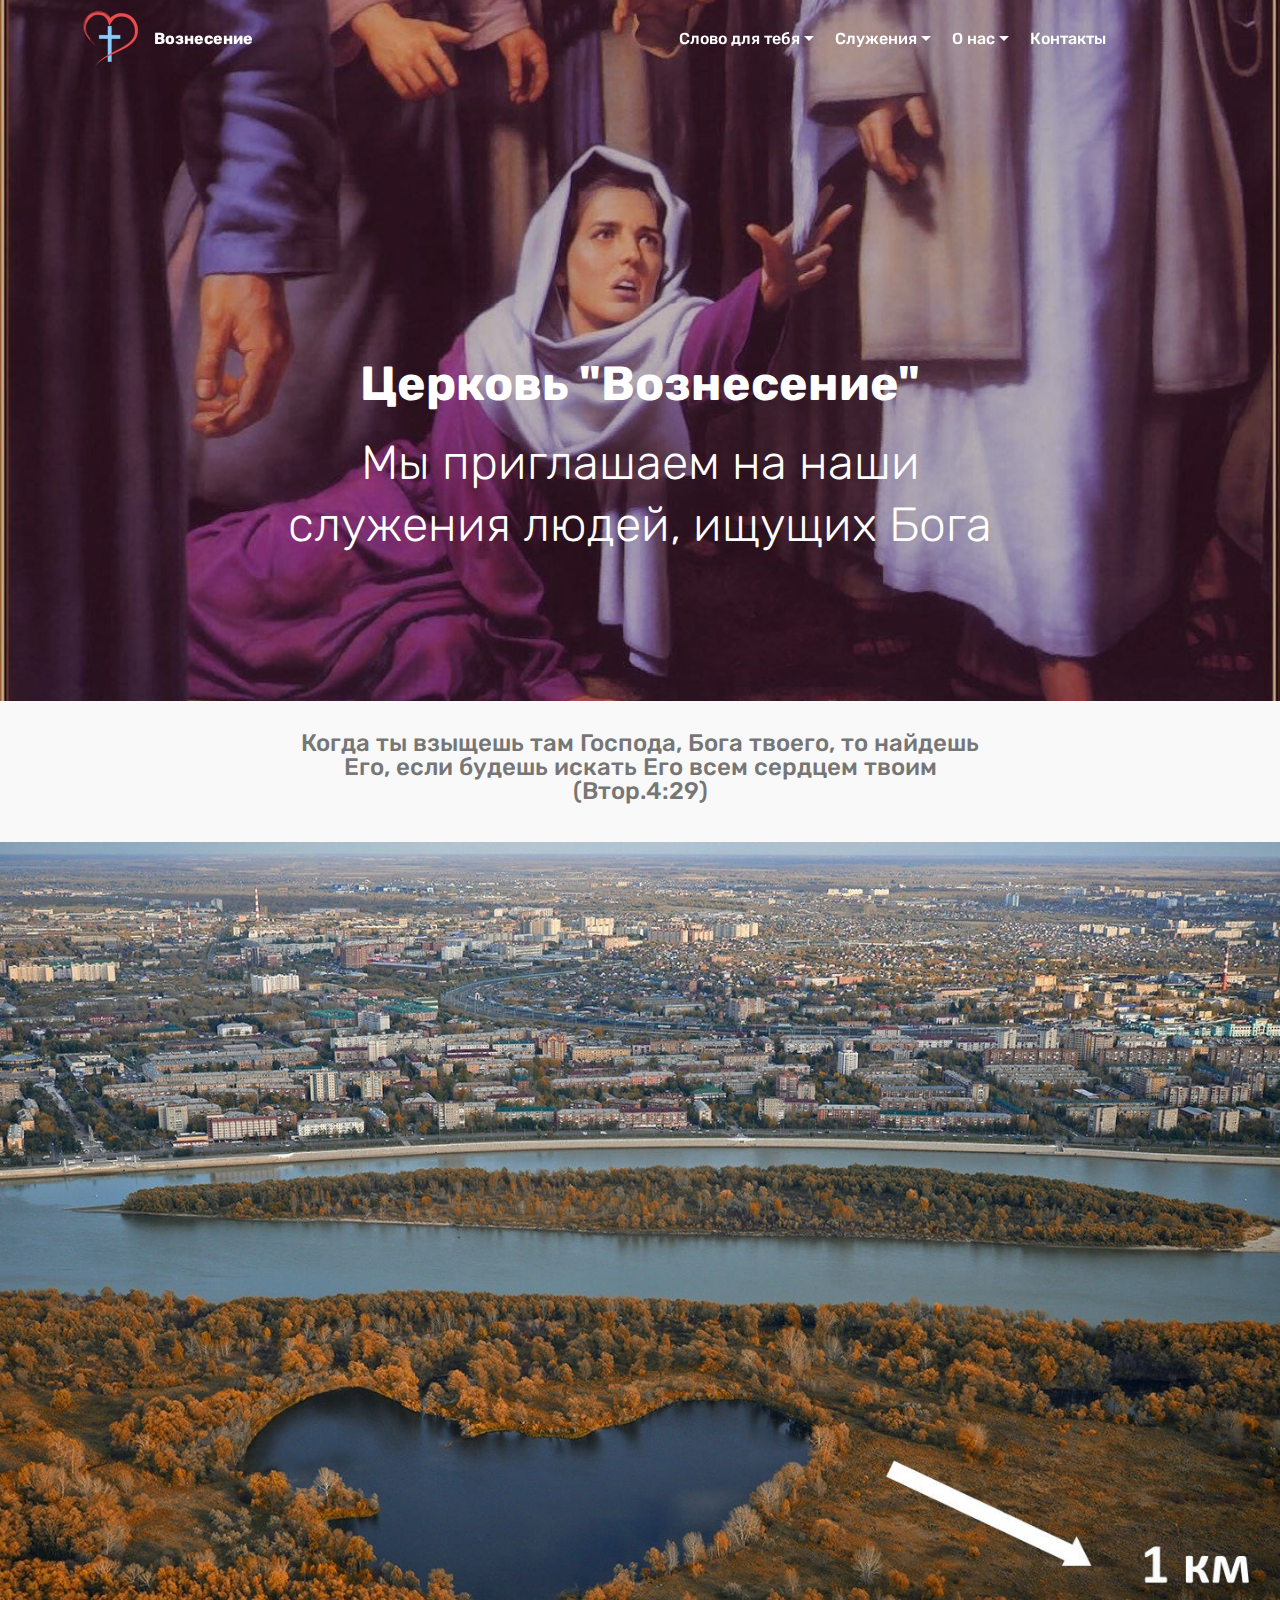
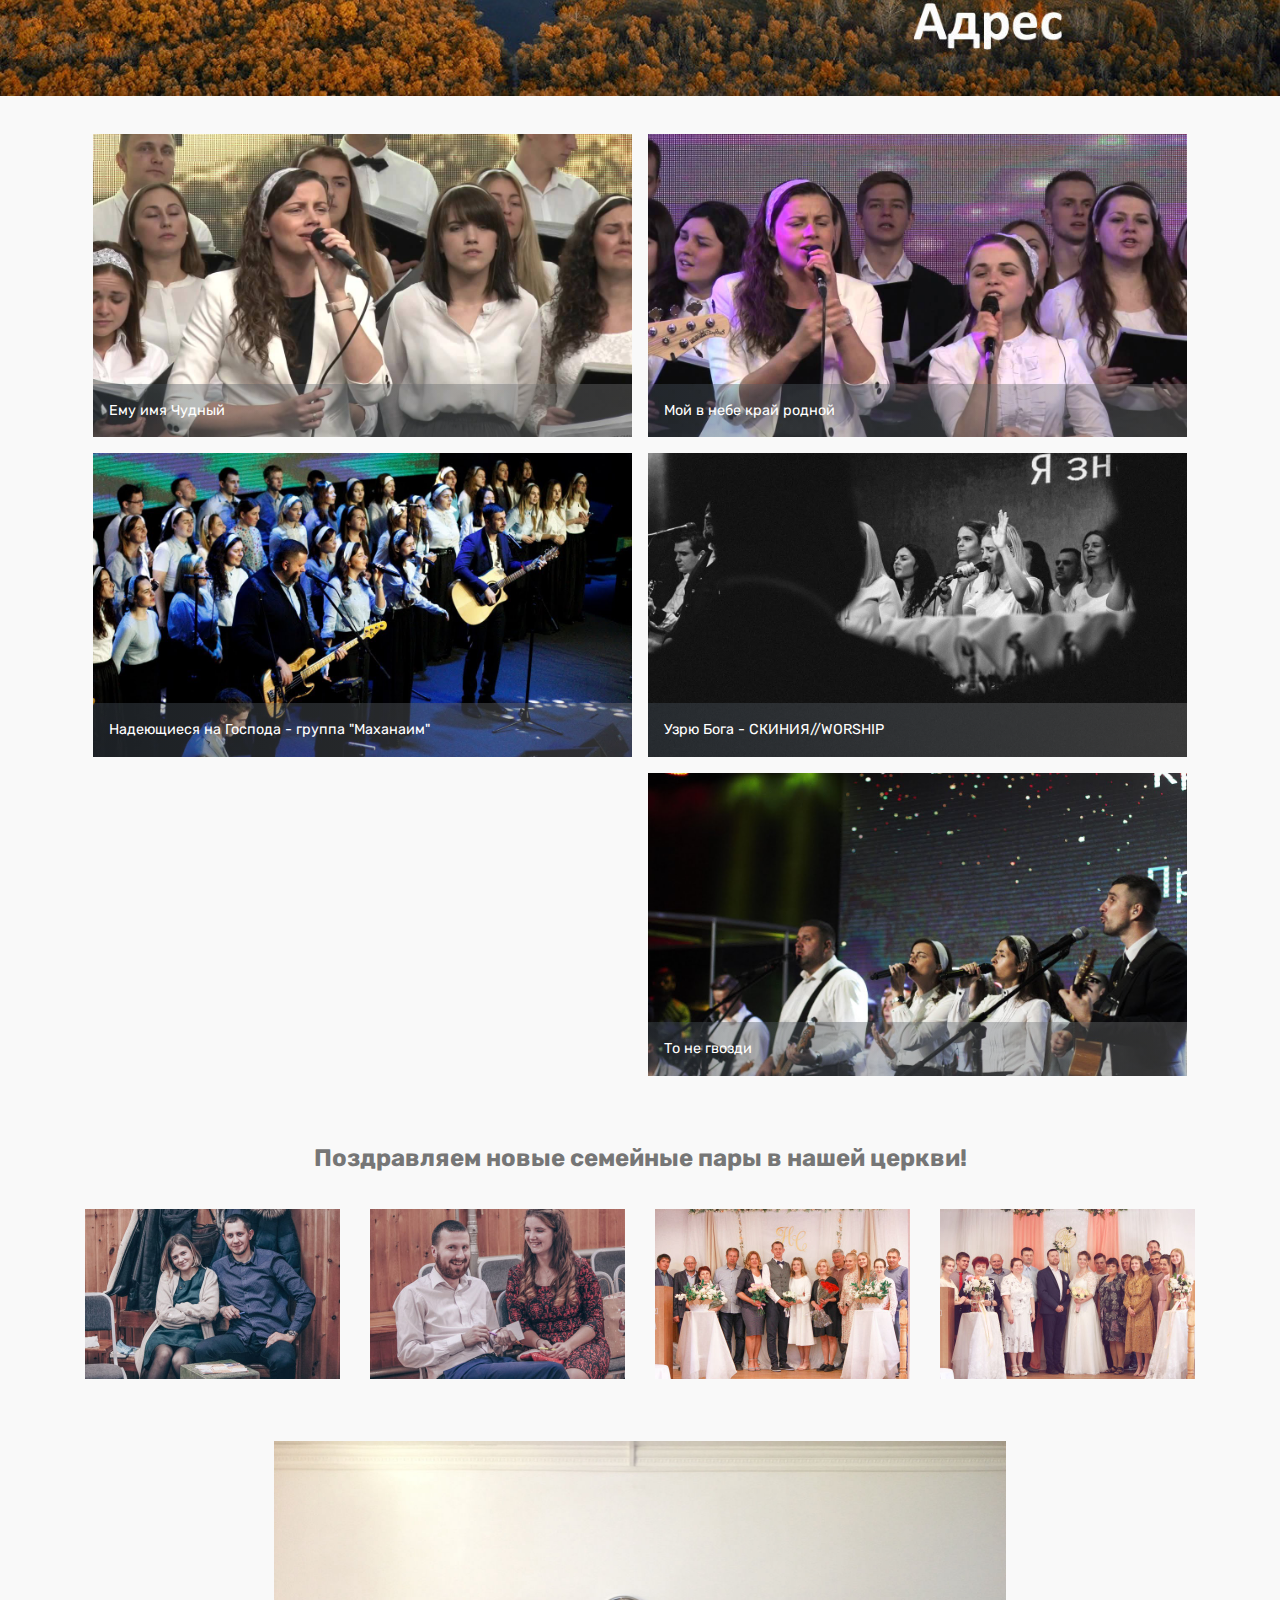
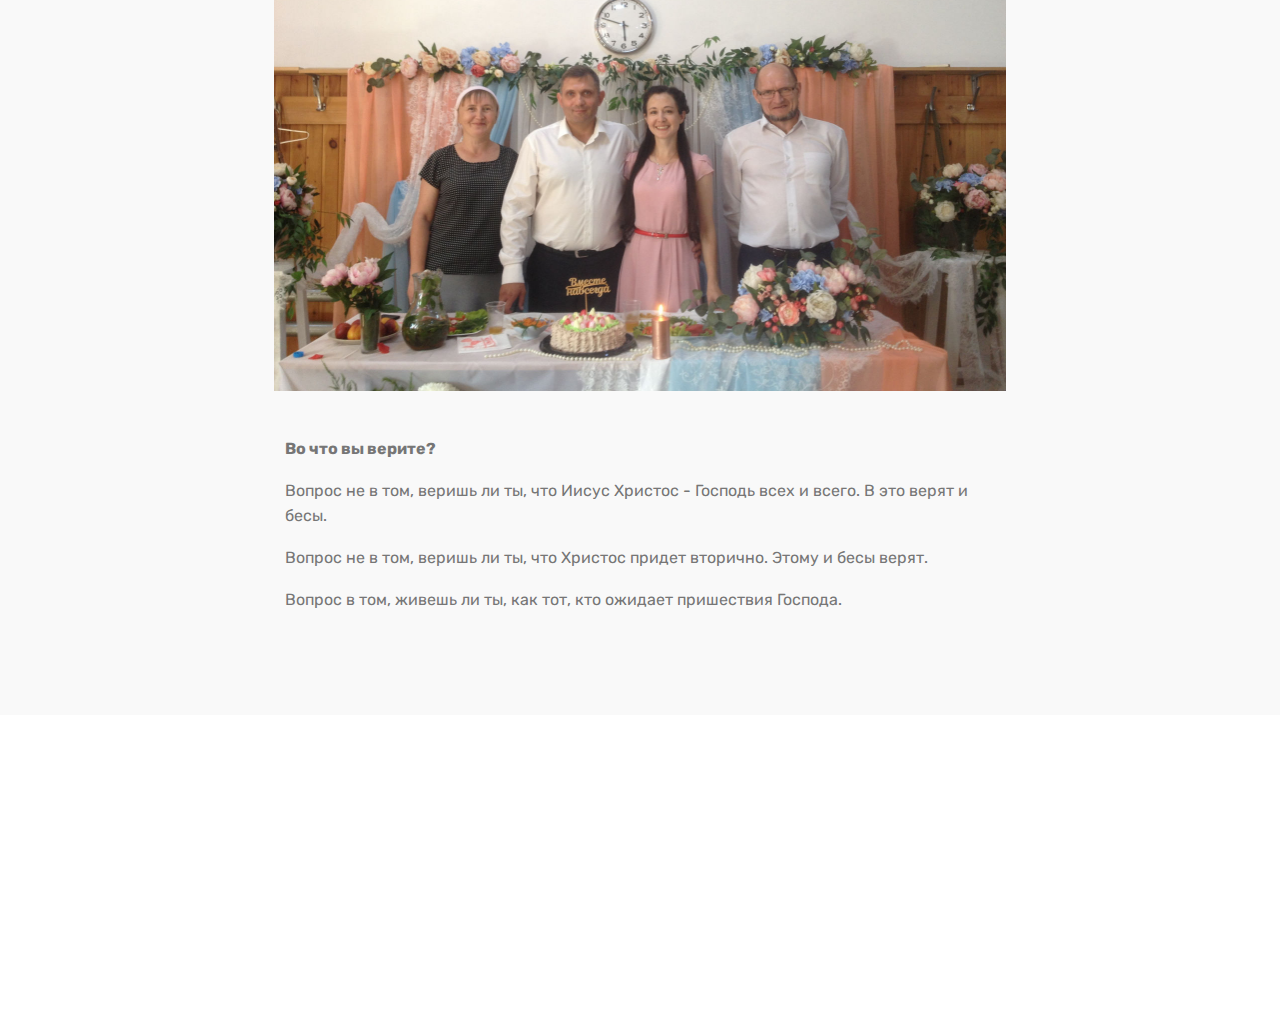
<file: index.html>
<!DOCTYPE html>
<html  >
<head>
  <!-- Site made with Mobirise Website Builder v4.12.4, https://mobirise.com -->
  <meta charset="UTF-8">
  <meta http-equiv="X-UA-Compatible" content="IE=edge">
  <meta name="generator" content="Mobirise v4.12.4, mobirise.com">
  <meta name="viewport" content="width=device-width, initial-scale=1, minimum-scale=1">
  <link rel="shortcut icon" href="assets/images/2432d1c0-6ed2-41c4-b00d-53f3b156f932-200x200-122x122.png" type="image/x-icon">
  <meta name="description" content="ЦЕРКОВЬ "ВОЗНЕСЕНИЕ", ОМСКОЕ ОБЪЕДИНЕНИЕ ЦЕРКВЕЙ ЕХБ">
  
  
  <title>ЦЕРКОВЬ "ВОЗНЕСЕНИЕ"</title>
  <link rel="stylesheet" href="assets/web/assets/mobirise-icons/mobirise-icons.css">
  <link rel="stylesheet" href="assets/bootstrap/css/bootstrap.min.css">
  <link rel="stylesheet" href="assets/bootstrap/css/bootstrap-grid.min.css">
  <link rel="stylesheet" href="assets/bootstrap/css/bootstrap-reboot.min.css">
  <link rel="stylesheet" href="assets/socicon/css/styles.css">
  <link rel="stylesheet" href="assets/dropdown/css/style.css">
  <link rel="stylesheet" href="assets/tether/tether.min.css">
  <link rel="stylesheet" href="assets/theme/css/style.css">
  <link rel="stylesheet" href="assets/gallery/style.css">
  <link rel="preload" as="style" href="assets/mobirise/css/mbr-additional.css"><link rel="stylesheet" href="assets/mobirise/css/mbr-additional.css" type="text/css">
  
  
  
</head>
<body>
  <section class="menu cid-s437TWD9hF" once="menu" id="menu1-0">

    

    <nav class="navbar navbar-expand beta-menu navbar-dropdown align-items-center navbar-fixed-top navbar-toggleable-sm bg-color transparent">
        <button class="navbar-toggler navbar-toggler-right" type="button" data-toggle="collapse" data-target="#navbarSupportedContent" aria-controls="navbarSupportedContent" aria-expanded="false" aria-label="Toggle navigation">
            <div class="hamburger">
                <span></span>
                <span></span>
                <span></span>
                <span></span>
            </div>
        </button>
        <div class="menu-logo">
            <div class="navbar-brand">
                <span class="navbar-logo">
                    
                         <a href="index.html"><img src="assets/images/2432d1c0-6ed2-41c4-b00d-53f3b156f932-200x200-122x122.png" alt="Mobirise" title="" style="height: 3.8rem;"></a>
                    
                </span>
                <span class="navbar-caption-wrap"><a class="navbar-caption text-white display-4" href="index.html">Вознесение</a></span>
            </div>
        </div>
        <div class="collapse navbar-collapse" id="navbarSupportedContent">
            <ul class="navbar-nav nav-dropdown nav-right" data-app-modern-menu="true"><li class="nav-item dropdown"><a class="nav-link link dropdown-toggle text-white display-4" href="index.html" aria-expanded="false" data-toggle="dropdown-submenu">Слово для тебя</a><div class="dropdown-menu"><a class="dropdown-item text-white display-4" href="https://bible.by/" aria-expanded="false" target="_blank">Библия</a><div class="dropdown"><a class="dropdown-item dropdown-toggle text-white display-4" href="https://mobirise.co" aria-expanded="false" data-toggle="dropdown-submenu">Информресурсы ЕХБ</a><div class="dropdown-menu dropdown-submenu"><a class="dropdown-item text-white display-4" href="https://baptist.org.ru/" aria-expanded="false" target="_blank">Баптист.орг</a><a class="dropdown-item text-white display-4" href="http://www.word4you.ru/" aria-expanded="false" target="_blank">Слово для тебя</a></div></div><a class="dropdown-item text-white display-4" href="https://azbyka.ru/" aria-expanded="false" target="_blank">Азбука.ру</a><a class="dropdown-item text-white display-4" href="page3.html" aria-expanded="false">Статьи&nbsp;</a></div></li><li class="nav-item dropdown"><a class="nav-link link dropdown-toggle text-white display-4" href="Cerkov-Voznesenie.html" data-toggle="dropdown-submenu" aria-expanded="false">Служения</a><div class="dropdown-menu"><a class="dropdown-item text-white display-4" href="Raspisanie-bogosluzhenij.html">Расписание служений<br></a><a class="dropdown-item text-white display-4" href="Vidy-sluzhenij.html">Виды служений<br></a></div></li><li class="nav-item dropdown"><a class="nav-link link dropdown-toggle text-white display-4" href="index.html" data-toggle="dropdown-submenu" aria-expanded="false">О нас</a><div class="dropdown-menu"><a class="dropdown-item text-white display-4" href="Verouchenie-EKHB.html">Вероучение<br></a><a class="dropdown-item text-white display-4" href="Istoriya-cerkvi.html">История церкви<br></a><a class="dropdown-item text-white display-4" href="page2.html">Пастор церкви</a><a class="dropdown-item text-white display-4" href="Cerkov-v-licah.html">Церковь в лицах</a></div></li>
                <li class="nav-item">
                    <a class="nav-link link text-white display-4" href="Kontakty.html">Контакты &nbsp; &nbsp; &nbsp; &nbsp; &nbsp; &nbsp; &nbsp; &nbsp; &nbsp; &nbsp;&nbsp;</a>
                </li></ul>
            
        </div>
    </nav>
</section>

<section class="engine"><a href="https://mobirise.info/p">website templates free download</a></section><section class="mbr-section content5 cid-s437WtHHBw" id="content5-1">

    

    <div class="mbr-overlay" style="opacity: 0.3; background-color: rgb(78, 15, 31);">
    </div>

    <div class="container">
        <div class="media-container-row">
            <div class="title col-12 col-md-8">
                <h2 class="align-center mbr-bold mbr-white pb-3 mbr-fonts-style display-2"><br><br><br><br><br>Церковь "Вознесение"</h2>
                <h3 class="mbr-section-subtitle align-center mbr-light mbr-white pb-3 mbr-fonts-style display-2">Мы приглашаем на наши служения людей, ищущих Бога</h3>
                
                
            </div>
        </div>
    </div>
</section>

<section class="mbr-section content4 cid-s437XCXxvI" id="content4-2">

    

    <div class="container">
        <div class="media-container-row">
            <div class="title col-12 col-md-8">
                <h2 class="align-center pb-3 mbr-fonts-style display-5">Когда ты взыщешь там Господа, Бога твоего, то найдешь Его, если будешь искать Его всем сердцем твоим (Втор.4:29)</h2>
                
                
            </div>
        </div>
    </div>
</section>

<section class="cid-s4385nD8aI" id="image2-5">

    

    <figure class="mbr-figure">
        <div class="image-block" style="width: 100%;">
            <a href="Kontakty.html"><img src="assets/images/0x4wehb-ev8-1-1444x964.jpg" alt="Mobirise" title=""></a>
            
        </div>
    </figure>
</section>

<section class="mbr-gallery mbr-slider-carousel cid-s438gMLz4V" id="gallery4-7">

    

    <div class="container">
        <div><!-- Gallery --><div class="gallery-row"><div class="mbr-gallery-layout-default"><div class="row justify-content-center m-0"><div class="row-first row justify-content-center m-0 col-md-10 p-0 col-lg-6"><div class="mbr-gallery-item false p-2 video-slide" data-video-url="https://www.youtube.com/watch?v=zNnwpi0v_sU"><div href="#lb-gallery4-7" data-slide-to="0" data-toggle="modal"><div></div><img alt="" src="assets/images/mobirise2020610-213152020-6-5-21-33-18.jpg"><span class="icon-video"></span><span class="mbr-gallery-title mbr-fonts-style display-7">Ему имя Чудный</span></div></div><div class="mbr-gallery-item false p-2 video-slide" data-video-url="https://www.youtube.com/watch?v=gEYoZLophJY&amp;list=RDGw6VeRelpas&amp;index=8"><div href="#lb-gallery4-7" data-slide-to="1" data-toggle="modal"><div></div><img alt="" src="assets/images/mobirise2020610-1940222020-6-5-19-41-47.jpg"><span class="icon-video"></span><span class="mbr-gallery-title mbr-fonts-style display-7">Надеющиеся на Господа - группа "Маханаим"</span></div></div></div><div class="row-second row justify-content-center m-0 col-md-10 p-0 col-lg-6"><div class="mbr-gallery-item false p-2 video-slide" data-video-url="https://www.youtube.com/watch?v=9DD-6u-vHas"><div href="#lb-gallery4-7" data-slide-to="2" data-toggle="modal"><div></div><img alt="" src="assets/images/mobirise2020610-213152020-6-5-21-37-51.jpg"><span class="icon-video"></span><span class="mbr-gallery-title mbr-fonts-style display-7">Мой в небе край родной</span></div></div><div class="mbr-gallery-item false p-2 video-slide" data-video-url="https://www.youtube.com/watch?v=jnqvtYZv3NI&amp;feature=emb_rel_end"><div href="#lb-gallery4-7" data-slide-to="3" data-toggle="modal"><div></div><img alt="" src="assets/images/mobirise2020611-929342020-6-6-10-45-40.jpg"><span class="icon-video"></span><span class="mbr-gallery-title mbr-fonts-style display-7">Узрю Бога - СКИНИЯ//WORSHIP</span></div></div><div class="mbr-gallery-item false p-2 video-slide" data-video-url="https://www.youtube.com/watch?v=JXnTZJIAEqU"><div href="#lb-gallery4-7" data-slide-to="4" data-toggle="modal"><div></div><img alt="" src="assets/images/mobirise2020611-929342020-6-6-13-1-52.jpg"><span class="icon-video"></span><span class="mbr-gallery-title mbr-fonts-style display-7">То не гвозди</span></div></div></div></div><div class="clearfix"></div></div></div><!-- Lightbox --><div data-app-prevent-settings="" class="mbr-slider modal fade carousel slide" tabindex="-1" data-keyboard="true" data-interval="false" id="lb-gallery4-7"><div class="modal-dialog"><div class="modal-content"><div class="modal-body"><div class="carousel-inner"><div class="carousel-item video-container"><img src="assets/images/background2.jpg" alt="" title=""></div><div class="carousel-item video-container"><img src="assets/images/background3.jpg" alt="" title=""></div><div class="carousel-item video-container"><img src="assets/images/background4.jpg" alt="" title=""></div><div class="carousel-item video-container"><img src="assets/images/background5.jpg" alt="" title=""></div><div class="carousel-item active video-container"><img src="assets/images/mobirise2020610-1940222020-6-5-19-41-47.jpg" alt="" title=""></div></div><a class="carousel-control carousel-control-prev" role="button" data-slide="prev" href="#lb-gallery4-7"><span class="mbri-left mbr-iconfont" aria-hidden="true"></span><span class="sr-only">Previous</span></a><a class="carousel-control carousel-control-next" role="button" data-slide="next" href="#lb-gallery4-7"><span class="mbri-right mbr-iconfont" aria-hidden="true"></span><span class="sr-only">Next</span></a><a class="close" href="#" role="button" data-dismiss="modal"><span class="sr-only">Close</span></a></div></div></div></div></div>
    </div>

</section>

<section class="mbr-gallery gallery5 cid-s438ja8fTf" id="gallery5-8">

    

    

    <div class="container">
        <h3 class="mbr-section-title align-center mbr-fonts-style display-5"><strong>Поздравляем новые семейные пары в нашей церкви!</strong><br><strong><br></strong></h3>
        
        <div class="row mbr-gallery" data-toggle="modal" data-target="#s4qTmPWZGA">
            <div class="col-sm-6 col-md-4 col-lg-3 item gallery-image">
                <div class="item-wrapper">
                    <img class="w-100" src="assets/images/3izacf-fknm-510x340.jpg" alt="" data-slide-to="0" title="" data-target="#s4qTmPWrRn">
                </div>
            </div>
            <div class="col-sm-6 col-md-4 col-lg-3 item gallery-image">
                <div class="item-wrapper">
                    <img class="w-100" src="assets/images/zqxc2xybnww-510x340.jpg" alt="" data-slide-to="1" title="" data-target="#s4qTmPWrRn">
                </div>
            </div>
            <div class="col-sm-6 col-md-4 col-lg-3 item gallery-image">
                <div class="item-wrapper">
                    <img class="w-100" src="assets/images/l334srcowqw-510x340.jpg" alt="" data-slide-to="2" title="" data-target="#s4qTmPWrRn">
                </div>
            </div>
            <div class="col-sm-6 col-md-4 col-lg-3 item gallery-image">
                <div class="item-wrapper">
                    <img class="w-100" src="assets/images/mchhxr7pcgk-510x340.jpg" alt="" data-slide-to="3" title="" data-target="#s4qTmPWrRn">
                </div>
            </div>
        </div>

        <div class="modal mbr-slider fade" tabindex="-1" role="dialog" aria-hidden="true" id="s4qTmPWZGA">
            <div class="modal-dialog" role="document">
                <div class="modal-content">
                    <div class="modal-body">
                        <div class="carousel slide" data-ride="carousel" id="s4qTmPWrRn">
                            <div class="carousel-inner">
                                <div class="carousel-item active">
                                    <img class="d-block w-100" src="assets/images/3izacf-fknm-510x340.jpg" alt="">
                                </div>
                                <div class="carousel-item">
                                    <img class="d-block w-100" src="assets/images/zqxc2xybnww-510x340.jpg" alt="">
                                </div>
                                <div class="carousel-item">
                                    <img class="d-block w-100" src="assets/images/l334srcowqw-510x340.jpg" alt="">
                                </div>
                                <div class="carousel-item">
                                    <img class="d-block w-100" src="assets/images/mchhxr7pcgk-510x340.jpg" alt="">
                                </div>
                            </div>
                            <ol class="carousel-indicators">
                                <li data-slide-to="0" class="active" data-target="#s4qTmPWrRn"></li>
                                <li data-slide-to="1" data-target="#s4qTmPWrRn"></li>
                                <li data-slide-to="2" data-target="#s4qTmPWrRn"></li>
                                <li data-slide-to="3" data-target="#s4qTmPWrRn"></li>
                            </ol>
                            <a role="button" href="" class="close" data-dismiss="modal" aria-label="Close">
                            </a>
                            <a class="carousel-control-prev carousel-control" role="button" data-slide="prev" href="#s4qTmPWrRn">
                                <span class="mbri-left mbr-iconfont" aria-hidden="true"></span>
                                <span class="sr-only">Назад</span>
                            </a>
                            <a class="carousel-control-next carousel-control" role="button" data-slide="next" href="#s4qTmPWrRn">
                                <span class="mbri-right mbr-iconfont" aria-hidden="true"></span>
                                <span class="sr-only">Вперед</span>
                            </a>
                        </div>
                    </div>
                </div>
            </div>
        </div>
    </div>
</section>

<section class="cid-s438lc1tTs" id="image1-9">

    

    <figure class="mbr-figure container">
        <div class="image-block" style="width: 66%;">
            <img src="assets/images/gl1ugpun6mu-1466x1100.jpg" width="1400" alt="Mobirise" title="">
            
        </div>
    </figure>
</section>

<section class="mbr-section article content1 cid-s438GWQuNS" id="content1-a">
    
     

    <div class="container">
        <div class="media-container-row">
            <div class="mbr-text col-12 mbr-fonts-style display-7 col-md-8"><p><strong>Во что вы верите?
</strong></p><p></p><p>
Вопрос не в том, веришь ли ты, что Иисус Христос - Господь всех и всего. В это верят и бесы.
</p><p>Вопрос не в том, веришь ли ты, что Христос придет вторично. Этому и бесы верят.
</p><p>Вопрос в том, живешь ли ты, как тот, кто ожидает пришествия Господа.
</p><p></p><p><br></p></div>
        </div>
    </div>
</section>

<section class="cid-s438JHPwGq mbr-reveal" id="footer1-b">

    

    

    <div class="container">
        <div class="media-container-row content text-white">
            <div class="col-12 col-md-3">
                <div class="media-wrap">
                    <a href="index.html">
                        <img src="assets/images/2432d1c0-6ed2-41c4-b00d-53f3b156f932-200x200-192x192.png" alt="Mobirise" title="">
                    </a>
                </div>
            </div>
            <div class="col-12 col-md-3 mbr-fonts-style display-7">
                <h5 class="pb-3">
                    Адрес
                </h5>
                <p class="mbr-text">улица Димитрова, 41<br>Омск, 644015</p>
            </div>
            <div class="col-12 col-md-3 mbr-fonts-style display-7">
                <h5 class="pb-3">
                    <a href="Kontakty.html" class="text-white">Контакты</a>
                </h5>
                <p class="mbr-text">
                    Email: <a href="mailto:haris67@list.ru" class="text-success">haris67@list.ru</a>&nbsp;<br>Телефон: <a href="sms:+7 913 6423046" class="text-success">+7 913 6423046</a><br><br><br></p>
            </div>
            <div class="col-12 col-md-3 mbr-fonts-style display-7">
                <h5 class="pb-3">
                    Ссылки
                </h5>
                <p class="mbr-text"><a href="https://vk.com/club56388740" target="_blank" class="text-success">Мы на сайте ВКонтакте</a><br><a href="https://www.youtube.com/channel/UCTSjz2zDDSWE4apQJ1_qyFg" target="_blank" class="text-success">Мы в Ютубе</a><br><br></p>
            </div>
        </div>
        <div class="footer-lower">
            <div class="media-container-row">
                <div class="col-sm-12">
                    <hr>
                </div>
            </div>
            <div class="media-container-row mbr-white">
                <div class="col-sm-6 copyright">
                    <p class="mbr-text mbr-fonts-style display-7"><a href="page9.html" class="text-primary">Церковь ЕХБ "Вознесение"</a></p>
                </div>
                <div class="col-md-6">
                    
                </div>
            </div>
        </div>
    </div>
</section>


  <script src="assets/web/assets/jquery/jquery.min.js"></script>
  <script src="assets/popper/popper.min.js"></script>
  <script src="assets/bootstrap/js/bootstrap.min.js"></script>
  <script src="assets/smoothscroll/smooth-scroll.js"></script>
  <script src="assets/dropdown/js/nav-dropdown.js"></script>
  <script src="assets/dropdown/js/navbar-dropdown.js"></script>
  <script src="assets/tether/tether.min.js"></script>
  <script src="assets/masonry/masonry.pkgd.min.js"></script>
  <script src="assets/imagesloaded/imagesloaded.pkgd.min.js"></script>
  <script src="assets/bootstrapcarouselswipe/bootstrap-carousel-swipe.js"></script>
  <script src="assets/vimeoplayer/jquery.mb.vimeo_player.js"></script>
  <script src="assets/touchswipe/jquery.touch-swipe.min.js"></script>
  <script src="assets/theme/js/script.js"></script>
  <script src="assets/gallery/player.min.js"></script>
  <script src="assets/gallery/script.js"></script>
  <script src="assets/slidervideo/script.js"></script>
  
  
</body>
</html>
</file>
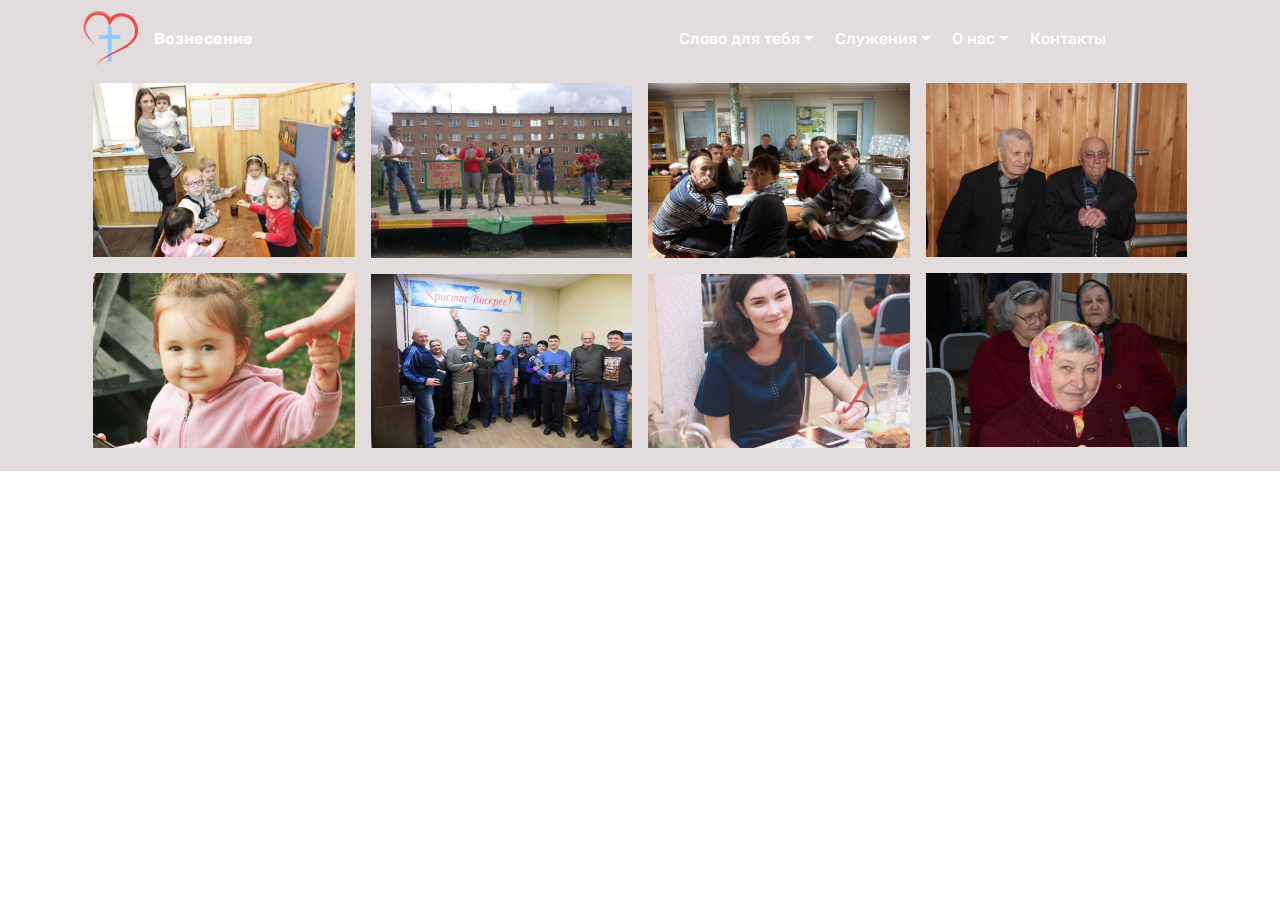
<file: Cerkov-v-licah.html>
<!DOCTYPE html>
<html  >
<head>
  <!-- Site made with Mobirise Website Builder v4.12.4, https://mobirise.com -->
  <meta charset="UTF-8">
  <meta http-equiv="X-UA-Compatible" content="IE=edge">
  <meta name="generator" content="Mobirise v4.12.4, mobirise.com">
  <meta name="viewport" content="width=device-width, initial-scale=1, minimum-scale=1">
  <link rel="shortcut icon" href="assets/images/2432d1c0-6ed2-41c4-b00d-53f3b156f932-200x200-122x122.png" type="image/x-icon">
  <meta name="description" content="Site Maker Description Церковь в лицах ">
  
  
  <title>Церковь в лицах</title>
  <link rel="stylesheet" href="assets/web/assets/mobirise-icons/mobirise-icons.css">
  <link rel="stylesheet" href="assets/bootstrap/css/bootstrap.min.css">
  <link rel="stylesheet" href="assets/bootstrap/css/bootstrap-grid.min.css">
  <link rel="stylesheet" href="assets/bootstrap/css/bootstrap-reboot.min.css">
  <link rel="stylesheet" href="assets/dropdown/css/style.css">
  <link rel="stylesheet" href="assets/tether/tether.min.css">
  <link rel="stylesheet" href="assets/theme/css/style.css">
  <link rel="stylesheet" href="assets/gallery/style.css">
  <link rel="preload" as="style" href="assets/mobirise/css/mbr-additional.css"><link rel="stylesheet" href="assets/mobirise/css/mbr-additional.css" type="text/css">
  
  
  
</head>
<body>
  <section class="menu cid-s437TWD9hF" once="menu" id="menu1-i">

    

    <nav class="navbar navbar-expand beta-menu navbar-dropdown align-items-center navbar-fixed-top navbar-toggleable-sm bg-color transparent">
        <button class="navbar-toggler navbar-toggler-right" type="button" data-toggle="collapse" data-target="#navbarSupportedContent" aria-controls="navbarSupportedContent" aria-expanded="false" aria-label="Toggle navigation">
            <div class="hamburger">
                <span></span>
                <span></span>
                <span></span>
                <span></span>
            </div>
        </button>
        <div class="menu-logo">
            <div class="navbar-brand">
                <span class="navbar-logo">
                    
                         <a href="index.html"><img src="assets/images/2432d1c0-6ed2-41c4-b00d-53f3b156f932-200x200-122x122.png" alt="Mobirise" title="" style="height: 3.8rem;"></a>
                    
                </span>
                <span class="navbar-caption-wrap"><a class="navbar-caption text-white display-4" href="index.html">Вознесение</a></span>
            </div>
        </div>
        <div class="collapse navbar-collapse" id="navbarSupportedContent">
            <ul class="navbar-nav nav-dropdown nav-right" data-app-modern-menu="true"><li class="nav-item dropdown"><a class="nav-link link dropdown-toggle text-white display-4" href="index.html" aria-expanded="false" data-toggle="dropdown-submenu">Слово для тебя</a><div class="dropdown-menu"><a class="dropdown-item text-white display-4" href="https://bible.by/" aria-expanded="false" target="_blank">Библия</a><div class="dropdown"><a class="dropdown-item dropdown-toggle text-white display-4" href="https://mobirise.co" aria-expanded="false" data-toggle="dropdown-submenu">Информресурсы ЕХБ</a><div class="dropdown-menu dropdown-submenu"><a class="dropdown-item text-white display-4" href="https://baptist.org.ru/" aria-expanded="false" target="_blank">Баптист.орг</a><a class="dropdown-item text-white display-4" href="http://www.word4you.ru/" aria-expanded="false" target="_blank">Слово для тебя</a></div></div><a class="dropdown-item text-white display-4" href="https://azbyka.ru/" aria-expanded="false" target="_blank">Азбука.ру</a><a class="dropdown-item text-white display-4" href="page3.html" aria-expanded="false">Статьи&nbsp;</a></div></li><li class="nav-item dropdown"><a class="nav-link link dropdown-toggle text-white display-4" href="Cerkov-Voznesenie.html" data-toggle="dropdown-submenu" aria-expanded="false">Служения</a><div class="dropdown-menu"><a class="dropdown-item text-white display-4" href="Raspisanie-bogosluzhenij.html">Расписание служений<br></a><a class="dropdown-item text-white display-4" href="Vidy-sluzhenij.html">Виды служений<br></a></div></li><li class="nav-item dropdown"><a class="nav-link link dropdown-toggle text-white display-4" href="index.html" data-toggle="dropdown-submenu" aria-expanded="false">О нас</a><div class="dropdown-menu"><a class="dropdown-item text-white display-4" href="Verouchenie-EKHB.html">Вероучение<br></a><a class="dropdown-item text-white display-4" href="Istoriya-cerkvi.html">История церкви<br></a><a class="dropdown-item text-white display-4" href="page2.html">Пастор церкви</a><a class="dropdown-item text-white display-4" href="Cerkov-v-licah.html">Церковь в лицах</a></div></li>
                <li class="nav-item">
                    <a class="nav-link link text-white display-4" href="Kontakty.html">Контакты &nbsp; &nbsp; &nbsp; &nbsp; &nbsp; &nbsp; &nbsp; &nbsp; &nbsp; &nbsp;&nbsp;</a>
                </li></ul>
            
        </div>
    </nav>
</section>

<section class="engine"><a href="https://mobirise.info/q">responsive web templates</a></section><section class="mbr-gallery mbr-slider-carousel cid-s43bdUzqep" id="gallery1-j">

    

    <div class="container">
        <div><!-- Filter --><!-- Gallery --><div class="mbr-gallery-row"><div class="mbr-gallery-layout-default"><div><div><div class="mbr-gallery-item mbr-gallery-item--p1" data-video-url="false" data-tags="Потрясающие"><div href="#lb-gallery1-j" data-slide-to="0" data-toggle="modal"><img src="assets/images/i-copy-1680x1120-800x533.jpg" alt="" title=""><span class="icon-focus"></span></div></div><div class="mbr-gallery-item mbr-gallery-item--p1" data-video-url="false" data-tags="Отзывчивый"><div href="#lb-gallery1-j" data-slide-to="1" data-toggle="modal"><img src="assets/images/gvlp9g1kkxc-1-1402x935-800x534.jpg" alt="" title=""><span class="icon-focus"></span></div></div><div class="mbr-gallery-item mbr-gallery-item--p1" data-video-url="false" data-tags="Творческий"><div href="#lb-gallery1-j" data-slide-to="2" data-toggle="modal"><img src="assets/images/ix9eztnjcfu-1402x935-800x534.jpg" alt="" title=""><span class="icon-focus"></span></div></div><div class="mbr-gallery-item mbr-gallery-item--p1" data-video-url="false" data-tags="Анимированный"><div href="#lb-gallery1-j" data-slide-to="3" data-toggle="modal"><img src="assets/images/i-4-1680x1120-800x533-800x533.jpg" alt="" title=""><span class="icon-focus"></span></div></div><div class="mbr-gallery-item mbr-gallery-item--p1" data-video-url="false" data-tags="Потрясающие"><div href="#lb-gallery1-j" data-slide-to="4" data-toggle="modal"><img src="assets/images/rrwanvbxetk-1402x935-800x534.jpg" alt="" title=""><span class="icon-focus"></span></div></div><div class="mbr-gallery-item mbr-gallery-item--p1" data-video-url="false" data-tags="Потрясающие"><div href="#lb-gallery1-j" data-slide-to="5" data-toggle="modal"><img src="assets/images/sekmezi22lu-1680x1120-800x533.jpg" alt="" title=""><span class="icon-focus"></span></div></div><div class="mbr-gallery-item mbr-gallery-item--p1" data-video-url="false" data-tags="Отзывчивый"><div href="#lb-gallery1-j" data-slide-to="6" data-toggle="modal"><img src="assets/images/vpqoffsmwn4-1402x935-800x534.jpg" alt="" title=""><span class="icon-focus"></span></div></div><div class="mbr-gallery-item mbr-gallery-item--p1" data-video-url="false" data-tags="Анимированный"><div href="#lb-gallery1-j" data-slide-to="7" data-toggle="modal"><img src="assets/images/i-5-1680x1120-800x533-800x533.jpg" alt="" title=""><span class="icon-focus"></span></div></div></div></div><div class="clearfix"></div></div></div><!-- Lightbox --><div data-app-prevent-settings="" class="mbr-slider modal fade carousel slide" tabindex="-1" data-keyboard="true" data-interval="false" id="lb-gallery1-j"><div class="modal-dialog"><div class="modal-content"><div class="modal-body"><div class="carousel-inner"><div class="carousel-item active"><img src="assets/images/i-copy-1680x1120.jpg" alt="" title=""></div><div class="carousel-item"><img src="assets/images/gvlp9g1kkxc-1-1402x935.jpg" alt="" title=""></div><div class="carousel-item"><img src="assets/images/ix9eztnjcfu-1402x935.jpg" alt="" title=""></div><div class="carousel-item"><img src="assets/images/i-4-1680x1120-800x533.jpg" alt="" title=""></div><div class="carousel-item"><img src="assets/images/rrwanvbxetk-1402x935.jpg" alt="" title=""></div><div class="carousel-item"><img src="assets/images/sekmezi22lu-1680x1120.jpg" alt="" title=""></div><div class="carousel-item"><img src="assets/images/vpqoffsmwn4-1402x935.jpg" alt="" title=""></div><div class="carousel-item"><img src="assets/images/i-5-1680x1120-800x533.jpg" alt="" title=""></div></div><a class="carousel-control carousel-control-prev" role="button" data-slide="prev" href="#lb-gallery1-j"><span class="mbri-left mbr-iconfont" aria-hidden="true"></span><span class="sr-only">Previous</span></a><a class="carousel-control carousel-control-next" role="button" data-slide="next" href="#lb-gallery1-j"><span class="mbri-right mbr-iconfont" aria-hidden="true"></span><span class="sr-only">Next</span></a><a class="close" href="#" role="button" data-dismiss="modal"><span class="sr-only">Close</span></a></div></div></div></div></div>
    </div>

</section>


  <script src="assets/web/assets/jquery/jquery.min.js"></script>
  <script src="assets/popper/popper.min.js"></script>
  <script src="assets/bootstrap/js/bootstrap.min.js"></script>
  <script src="assets/masonry/masonry.pkgd.min.js"></script>
  <script src="assets/imagesloaded/imagesloaded.pkgd.min.js"></script>
  <script src="assets/smoothscroll/smooth-scroll.js"></script>
  <script src="assets/dropdown/js/nav-dropdown.js"></script>
  <script src="assets/dropdown/js/navbar-dropdown.js"></script>
  <script src="assets/tether/tether.min.js"></script>
  <script src="assets/vimeoplayer/jquery.mb.vimeo_player.js"></script>
  <script src="assets/bootstrapcarouselswipe/bootstrap-carousel-swipe.js"></script>
  <script src="assets/touchswipe/jquery.touch-swipe.min.js"></script>
  <script src="assets/theme/js/script.js"></script>
  <script src="assets/gallery/player.min.js"></script>
  <script src="assets/gallery/script.js"></script>
  <script src="assets/slidervideo/script.js"></script>
  
  
</body>
</html>
</file>
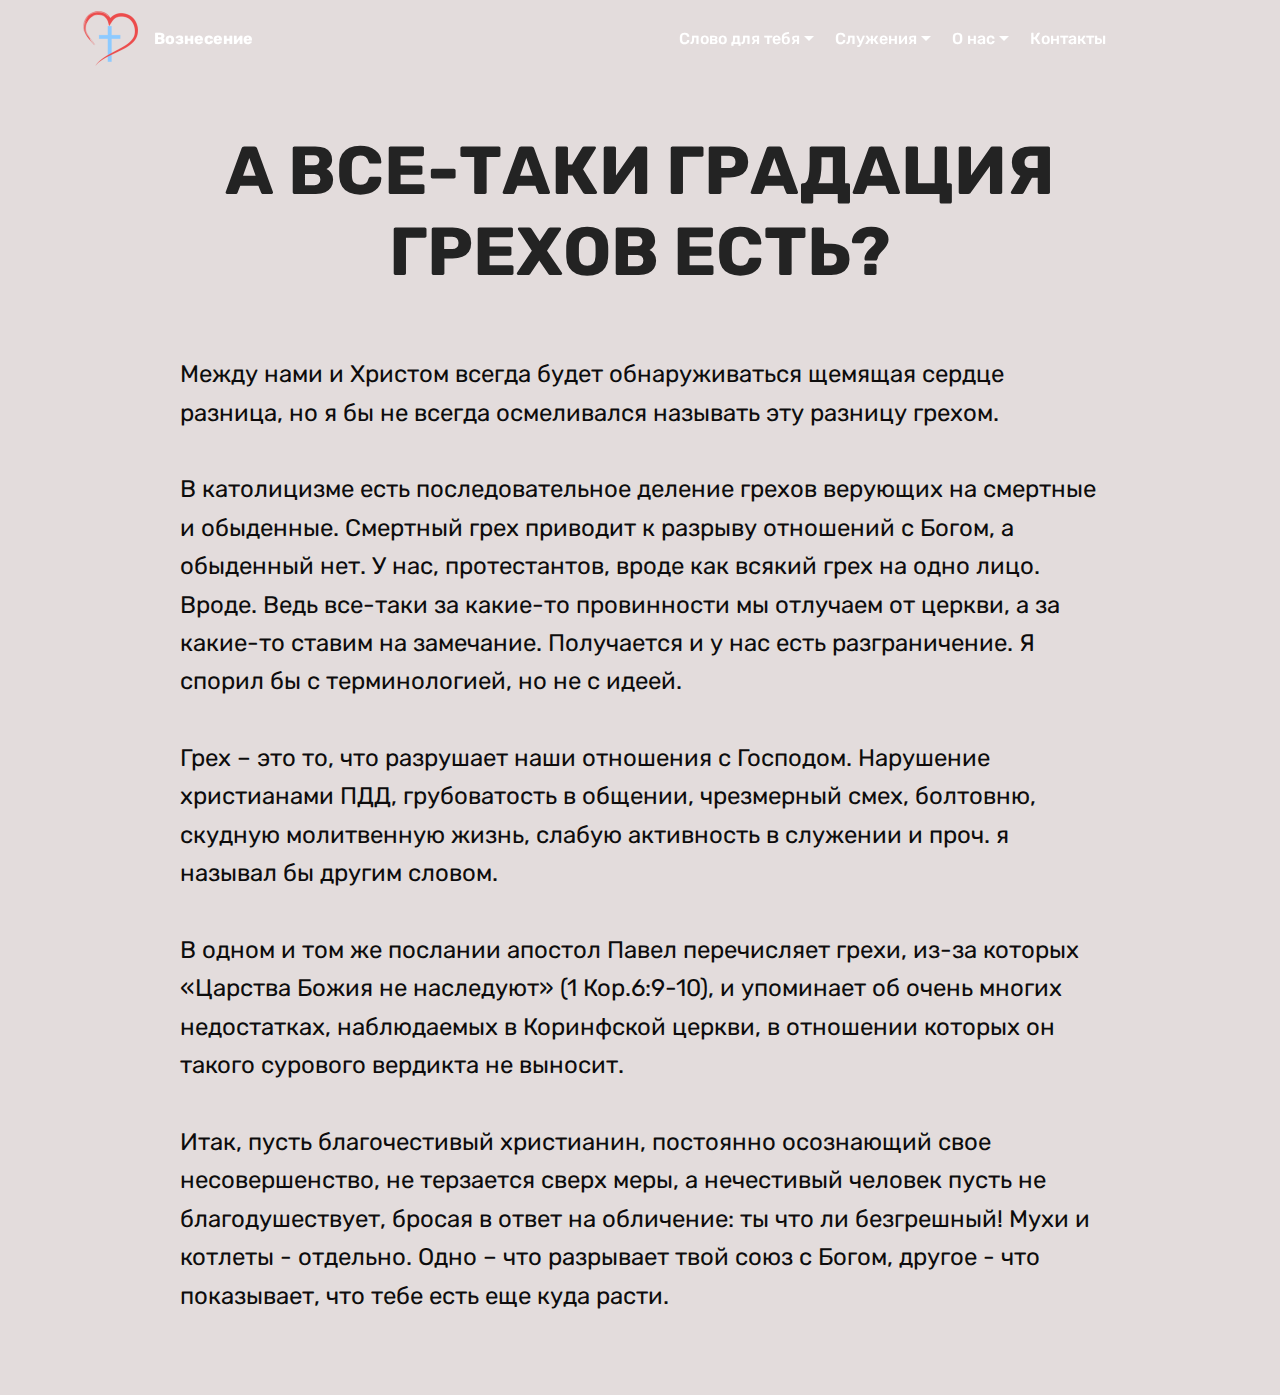
<file: Gradaciya-grekha.html>
<!DOCTYPE html>
<html  >
<head>
  <!-- Site made with Mobirise Website Builder v4.12.4, https://mobirise.com -->
  <meta charset="UTF-8">
  <meta http-equiv="X-UA-Compatible" content="IE=edge">
  <meta name="generator" content="Mobirise v4.12.4, mobirise.com">
  <meta name="viewport" content="width=device-width, initial-scale=1, minimum-scale=1">
  <link rel="shortcut icon" href="assets/images/2432d1c0-6ed2-41c4-b00d-53f3b156f932-200x200-122x122.png" type="image/x-icon">
  <meta name="description" content="Web Page Creator Description Градация греха, Библия">
  
  
  <title>Градация греха</title>
  <link rel="stylesheet" href="assets/web/assets/mobirise-icons/mobirise-icons.css">
  <link rel="stylesheet" href="assets/bootstrap/css/bootstrap.min.css">
  <link rel="stylesheet" href="assets/bootstrap/css/bootstrap-grid.min.css">
  <link rel="stylesheet" href="assets/bootstrap/css/bootstrap-reboot.min.css">
  <link rel="stylesheet" href="assets/tether/tether.min.css">
  <link rel="stylesheet" href="assets/dropdown/css/style.css">
  <link rel="stylesheet" href="assets/theme/css/style.css">
  <link rel="preload" as="style" href="assets/mobirise/css/mbr-additional.css"><link rel="stylesheet" href="assets/mobirise/css/mbr-additional.css" type="text/css">
  
  
  
</head>
<body>
  <section class="menu cid-s437TWD9hF" once="menu" id="menu1-g">

    

    <nav class="navbar navbar-expand beta-menu navbar-dropdown align-items-center navbar-fixed-top navbar-toggleable-sm bg-color transparent">
        <button class="navbar-toggler navbar-toggler-right" type="button" data-toggle="collapse" data-target="#navbarSupportedContent" aria-controls="navbarSupportedContent" aria-expanded="false" aria-label="Toggle navigation">
            <div class="hamburger">
                <span></span>
                <span></span>
                <span></span>
                <span></span>
            </div>
        </button>
        <div class="menu-logo">
            <div class="navbar-brand">
                <span class="navbar-logo">
                    
                         <a href="index.html"><img src="assets/images/2432d1c0-6ed2-41c4-b00d-53f3b156f932-200x200-122x122.png" alt="Mobirise" title="" style="height: 3.8rem;"></a>
                    
                </span>
                <span class="navbar-caption-wrap"><a class="navbar-caption text-white display-4" href="index.html">Вознесение</a></span>
            </div>
        </div>
        <div class="collapse navbar-collapse" id="navbarSupportedContent">
            <ul class="navbar-nav nav-dropdown nav-right" data-app-modern-menu="true"><li class="nav-item dropdown"><a class="nav-link link dropdown-toggle text-white display-4" href="index.html" aria-expanded="false" data-toggle="dropdown-submenu">Слово для тебя</a><div class="dropdown-menu"><a class="dropdown-item text-white display-4" href="https://bible.by/" aria-expanded="false" target="_blank">Библия</a><div class="dropdown"><a class="dropdown-item dropdown-toggle text-white display-4" href="https://mobirise.co" aria-expanded="false" data-toggle="dropdown-submenu">Информресурсы ЕХБ</a><div class="dropdown-menu dropdown-submenu"><a class="dropdown-item text-white display-4" href="https://baptist.org.ru/" aria-expanded="false" target="_blank">Баптист.орг</a><a class="dropdown-item text-white display-4" href="http://www.word4you.ru/" aria-expanded="false" target="_blank">Слово для тебя</a></div></div><a class="dropdown-item text-white display-4" href="https://azbyka.ru/" aria-expanded="false" target="_blank">Азбука.ру</a><a class="dropdown-item text-white display-4" href="page3.html" aria-expanded="false">Статьи&nbsp;</a></div></li><li class="nav-item dropdown"><a class="nav-link link dropdown-toggle text-white display-4" href="Cerkov-Voznesenie.html" data-toggle="dropdown-submenu" aria-expanded="false">Служения</a><div class="dropdown-menu"><a class="dropdown-item text-white display-4" href="Raspisanie-bogosluzhenij.html">Расписание служений<br></a><a class="dropdown-item text-white display-4" href="Vidy-sluzhenij.html">Виды служений<br></a></div></li><li class="nav-item dropdown"><a class="nav-link link dropdown-toggle text-white display-4" href="index.html" data-toggle="dropdown-submenu" aria-expanded="false">О нас</a><div class="dropdown-menu"><a class="dropdown-item text-white display-4" href="Verouchenie-EKHB.html">Вероучение<br></a><a class="dropdown-item text-white display-4" href="Istoriya-cerkvi.html">История церкви<br></a><a class="dropdown-item text-white display-4" href="page2.html">Пастор церкви</a><a class="dropdown-item text-white display-4" href="Cerkov-v-licah.html">Церковь в лицах</a></div></li>
                <li class="nav-item">
                    <a class="nav-link link text-white display-4" href="Kontakty.html">Контакты &nbsp; &nbsp; &nbsp; &nbsp; &nbsp; &nbsp; &nbsp; &nbsp; &nbsp; &nbsp;&nbsp;</a>
                </li></ul>
            
        </div>
    </nav>
</section>

<section class="engine"><a href="https://mobirise.info/v">free html templates</a></section><section class="cid-s43bMe85vL mbr-fullscreen" id="header2-l">

    

    

    <div class="container align-center">
        <div class="row justify-content-md-center">
            <div class="mbr-white col-md-10">
                <h1 class="mbr-section-title mbr-bold pb-3 mbr-fonts-style display-1"><br>А ВСЕ-ТАКИ ГРАДАЦИЯ ГРЕХОВ ЕСТЬ?
</h1>
                
                <p class="mbr-text pb-3 mbr-fonts-style display-5"><br>Между нами и Христом всегда будет обнаруживаться щемящая сердце разница, но я бы не всегда осмеливался называть эту разницу грехом.
<br>
<br>В католицизме есть последовательное деление грехов верующих на смертные и обыденные. Смертный грех приводит к разрыву отношений с Богом, а обыденный нет. У нас, протестантов, вроде как всякий грех на одно лицо. Вроде. Ведь все-таки за какие-то провинности мы отлучаем от церкви, а за какие-то ставим на замечание. Получается и у нас есть разграничение. Я спорил бы с терминологией, но не с идеей.
<br>
<br>Грех – это то, что разрушает наши отношения с Господом. Нарушение христианами ПДД, грубоватость в общении, чрезмерный смех, болтовню, скудную молитвенную жизнь, слабую активность в служении и проч. я называл бы другим словом.
<br>
<br>В одном и том же послании апостол Павел перечисляет грехи, из-за которых «Царства Божия не наследуют» (1 Кор.6:9-10), и упоминает об очень многих недостатках, наблюдаемых в Коринфской церкви, в отношении которых он такого сурового вердикта не выносит.
<br>
<br>Итак, пусть благочестивый христианин, постоянно осознающий свое несовершенство, не терзается сверх меры, а нечестивый человек пусть не благодушествует, бросая в ответ на обличение: ты что ли безгрешный! Мухи и котлеты - отдельно. Одно – что разрывает твой союз с Богом, другое - что показывает, что тебе есть еще куда расти.</p>
                
            </div>
        </div>
    </div>
    
</section>


  <script src="assets/web/assets/jquery/jquery.min.js"></script>
  <script src="assets/popper/popper.min.js"></script>
  <script src="assets/bootstrap/js/bootstrap.min.js"></script>
  <script src="assets/tether/tether.min.js"></script>
  <script src="assets/smoothscroll/smooth-scroll.js"></script>
  <script src="assets/dropdown/js/nav-dropdown.js"></script>
  <script src="assets/dropdown/js/navbar-dropdown.js"></script>
  <script src="assets/touchswipe/jquery.touch-swipe.min.js"></script>
  <script src="assets/theme/js/script.js"></script>
  
  
</body>
</html>
</file>
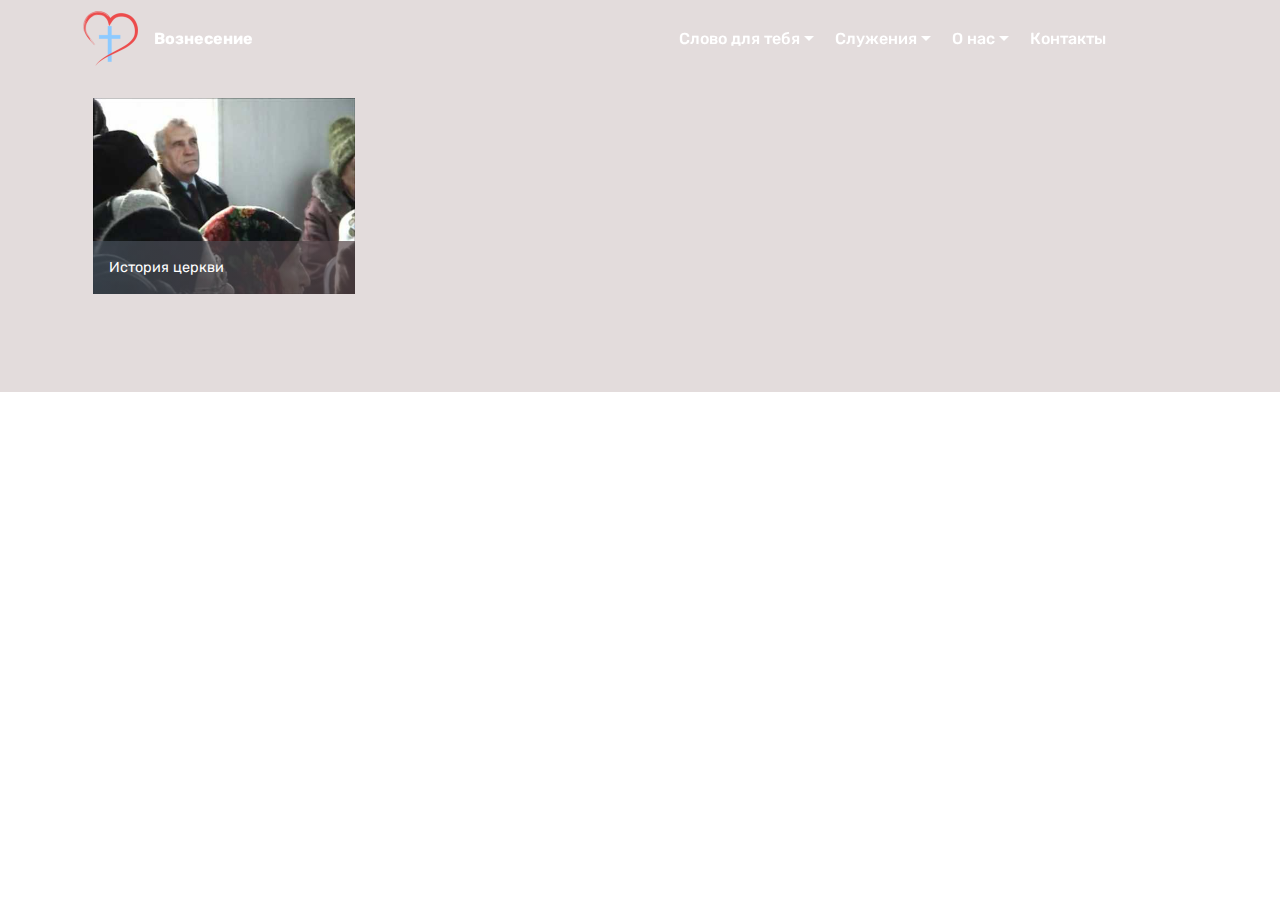
<file: Istoriya-cerkvi.html>
<!DOCTYPE html>
<html  >
<head>
  <!-- Site made with Mobirise Website Builder v4.12.4, https://mobirise.com -->
  <meta charset="UTF-8">
  <meta http-equiv="X-UA-Compatible" content="IE=edge">
  <meta name="generator" content="Mobirise v4.12.4, mobirise.com">
  <meta name="viewport" content="width=device-width, initial-scale=1, minimum-scale=1">
  <link rel="shortcut icon" href="assets/images/2432d1c0-6ed2-41c4-b00d-53f3b156f932-200x200-122x122.png" type="image/x-icon">
  <meta name="description" content="Website Builder Description История церкви">
  
  
  <title>История церкви</title>
  <link rel="stylesheet" href="assets/web/assets/mobirise-icons/mobirise-icons.css">
  <link rel="stylesheet" href="assets/bootstrap/css/bootstrap.min.css">
  <link rel="stylesheet" href="assets/bootstrap/css/bootstrap-grid.min.css">
  <link rel="stylesheet" href="assets/bootstrap/css/bootstrap-reboot.min.css">
  <link rel="stylesheet" href="assets/dropdown/css/style.css">
  <link rel="stylesheet" href="assets/tether/tether.min.css">
  <link rel="stylesheet" href="assets/theme/css/style.css">
  <link rel="stylesheet" href="assets/gallery/style.css">
  <link rel="preload" as="style" href="assets/mobirise/css/mbr-additional.css"><link rel="stylesheet" href="assets/mobirise/css/mbr-additional.css" type="text/css">
  
  
  
</head>
<body>
  <section class="menu cid-s437TWD9hF" once="menu" id="menu1-t">

    

    <nav class="navbar navbar-expand beta-menu navbar-dropdown align-items-center navbar-fixed-top navbar-toggleable-sm bg-color transparent">
        <button class="navbar-toggler navbar-toggler-right" type="button" data-toggle="collapse" data-target="#navbarSupportedContent" aria-controls="navbarSupportedContent" aria-expanded="false" aria-label="Toggle navigation">
            <div class="hamburger">
                <span></span>
                <span></span>
                <span></span>
                <span></span>
            </div>
        </button>
        <div class="menu-logo">
            <div class="navbar-brand">
                <span class="navbar-logo">
                    
                         <a href="index.html"><img src="assets/images/2432d1c0-6ed2-41c4-b00d-53f3b156f932-200x200-122x122.png" alt="Mobirise" title="" style="height: 3.8rem;"></a>
                    
                </span>
                <span class="navbar-caption-wrap"><a class="navbar-caption text-white display-4" href="index.html">Вознесение</a></span>
            </div>
        </div>
        <div class="collapse navbar-collapse" id="navbarSupportedContent">
            <ul class="navbar-nav nav-dropdown nav-right" data-app-modern-menu="true"><li class="nav-item dropdown"><a class="nav-link link dropdown-toggle text-white display-4" href="index.html" aria-expanded="false" data-toggle="dropdown-submenu">Слово для тебя</a><div class="dropdown-menu"><a class="dropdown-item text-white display-4" href="https://bible.by/" aria-expanded="false" target="_blank">Библия</a><div class="dropdown"><a class="dropdown-item dropdown-toggle text-white display-4" href="https://mobirise.co" aria-expanded="false" data-toggle="dropdown-submenu">Информресурсы ЕХБ</a><div class="dropdown-menu dropdown-submenu"><a class="dropdown-item text-white display-4" href="https://baptist.org.ru/" aria-expanded="false" target="_blank">Баптист.орг</a><a class="dropdown-item text-white display-4" href="http://www.word4you.ru/" aria-expanded="false" target="_blank">Слово для тебя</a></div></div><a class="dropdown-item text-white display-4" href="https://azbyka.ru/" aria-expanded="false" target="_blank">Азбука.ру</a><a class="dropdown-item text-white display-4" href="page3.html" aria-expanded="false">Статьи&nbsp;</a></div></li><li class="nav-item dropdown"><a class="nav-link link dropdown-toggle text-white display-4" href="Cerkov-Voznesenie.html" data-toggle="dropdown-submenu" aria-expanded="false">Служения</a><div class="dropdown-menu"><a class="dropdown-item text-white display-4" href="Raspisanie-bogosluzhenij.html">Расписание служений<br></a><a class="dropdown-item text-white display-4" href="Vidy-sluzhenij.html">Виды служений<br></a></div></li><li class="nav-item dropdown"><a class="nav-link link dropdown-toggle text-white display-4" href="index.html" data-toggle="dropdown-submenu" aria-expanded="false">О нас</a><div class="dropdown-menu"><a class="dropdown-item text-white display-4" href="Verouchenie-EKHB.html">Вероучение<br></a><a class="dropdown-item text-white display-4" href="Istoriya-cerkvi.html">История церкви<br></a><a class="dropdown-item text-white display-4" href="page2.html">Пастор церкви</a><a class="dropdown-item text-white display-4" href="Cerkov-v-licah.html">Церковь в лицах</a></div></li>
                <li class="nav-item">
                    <a class="nav-link link text-white display-4" href="Kontakty.html">Контакты &nbsp; &nbsp; &nbsp; &nbsp; &nbsp; &nbsp; &nbsp; &nbsp; &nbsp; &nbsp;&nbsp;</a>
                </li></ul>
            
        </div>
    </nav>
</section>

<section class="engine"><a href="https://mobirise.info/k">develop free website</a></section><section class="mbr-gallery mbr-slider-carousel cid-s43kcNllBc" id="gallery1-x">

    

    <div class="container">
        <div><!-- Filter --><!-- Gallery --><div class="mbr-gallery-row"><div class="mbr-gallery-layout-default"><div><div><div class="mbr-gallery-item mbr-gallery-item--p1 video-slide" data-video-url="https://www.youtube.com/watch?v=sdIQFxzse-A&amp;feature=emb_logo" data-tags="Потрясающие"><div href="#lb-gallery1-x" data-slide-to="0" data-toggle="modal"><div></div><img alt="" src="assets/images/mobirise2020530-1045482020-5-2-14-52-46.jpg"><span class="icon-video"></span><span class="mbr-gallery-title mbr-fonts-style display-7">История церкви</span></div></div></div></div><div class="clearfix"></div></div></div><!-- Lightbox --><div data-app-prevent-settings="" class="mbr-slider modal fade carousel slide" tabindex="-1" data-keyboard="true" data-interval="false" id="lb-gallery1-x"><div class="modal-dialog"><div class="modal-content"><div class="modal-body"><div class="carousel-inner"><div class="carousel-item active video-container"><img src="assets/images/ydrsodeikgw-488x1040.jpeg" alt="" title=""></div></div><a class="carousel-control carousel-control-prev" role="button" data-slide="prev" href="#lb-gallery1-x"><span class="mbri-left mbr-iconfont" aria-hidden="true"></span><span class="sr-only">Previous</span></a><a class="carousel-control carousel-control-next" role="button" data-slide="next" href="#lb-gallery1-x"><span class="mbri-right mbr-iconfont" aria-hidden="true"></span><span class="sr-only">Next</span></a><a class="close" href="#" role="button" data-dismiss="modal"><span class="sr-only">Close</span></a></div></div></div></div></div>
    </div>

</section>


  <script src="assets/web/assets/jquery/jquery.min.js"></script>
  <script src="assets/popper/popper.min.js"></script>
  <script src="assets/bootstrap/js/bootstrap.min.js"></script>
  <script src="assets/masonry/masonry.pkgd.min.js"></script>
  <script src="assets/imagesloaded/imagesloaded.pkgd.min.js"></script>
  <script src="assets/smoothscroll/smooth-scroll.js"></script>
  <script src="assets/dropdown/js/nav-dropdown.js"></script>
  <script src="assets/dropdown/js/navbar-dropdown.js"></script>
  <script src="assets/tether/tether.min.js"></script>
  <script src="assets/vimeoplayer/jquery.mb.vimeo_player.js"></script>
  <script src="assets/bootstrapcarouselswipe/bootstrap-carousel-swipe.js"></script>
  <script src="assets/touchswipe/jquery.touch-swipe.min.js"></script>
  <script src="assets/theme/js/script.js"></script>
  <script src="assets/gallery/player.min.js"></script>
  <script src="assets/gallery/script.js"></script>
  <script src="assets/slidervideo/script.js"></script>
  
  
</body>
</html>
</file>
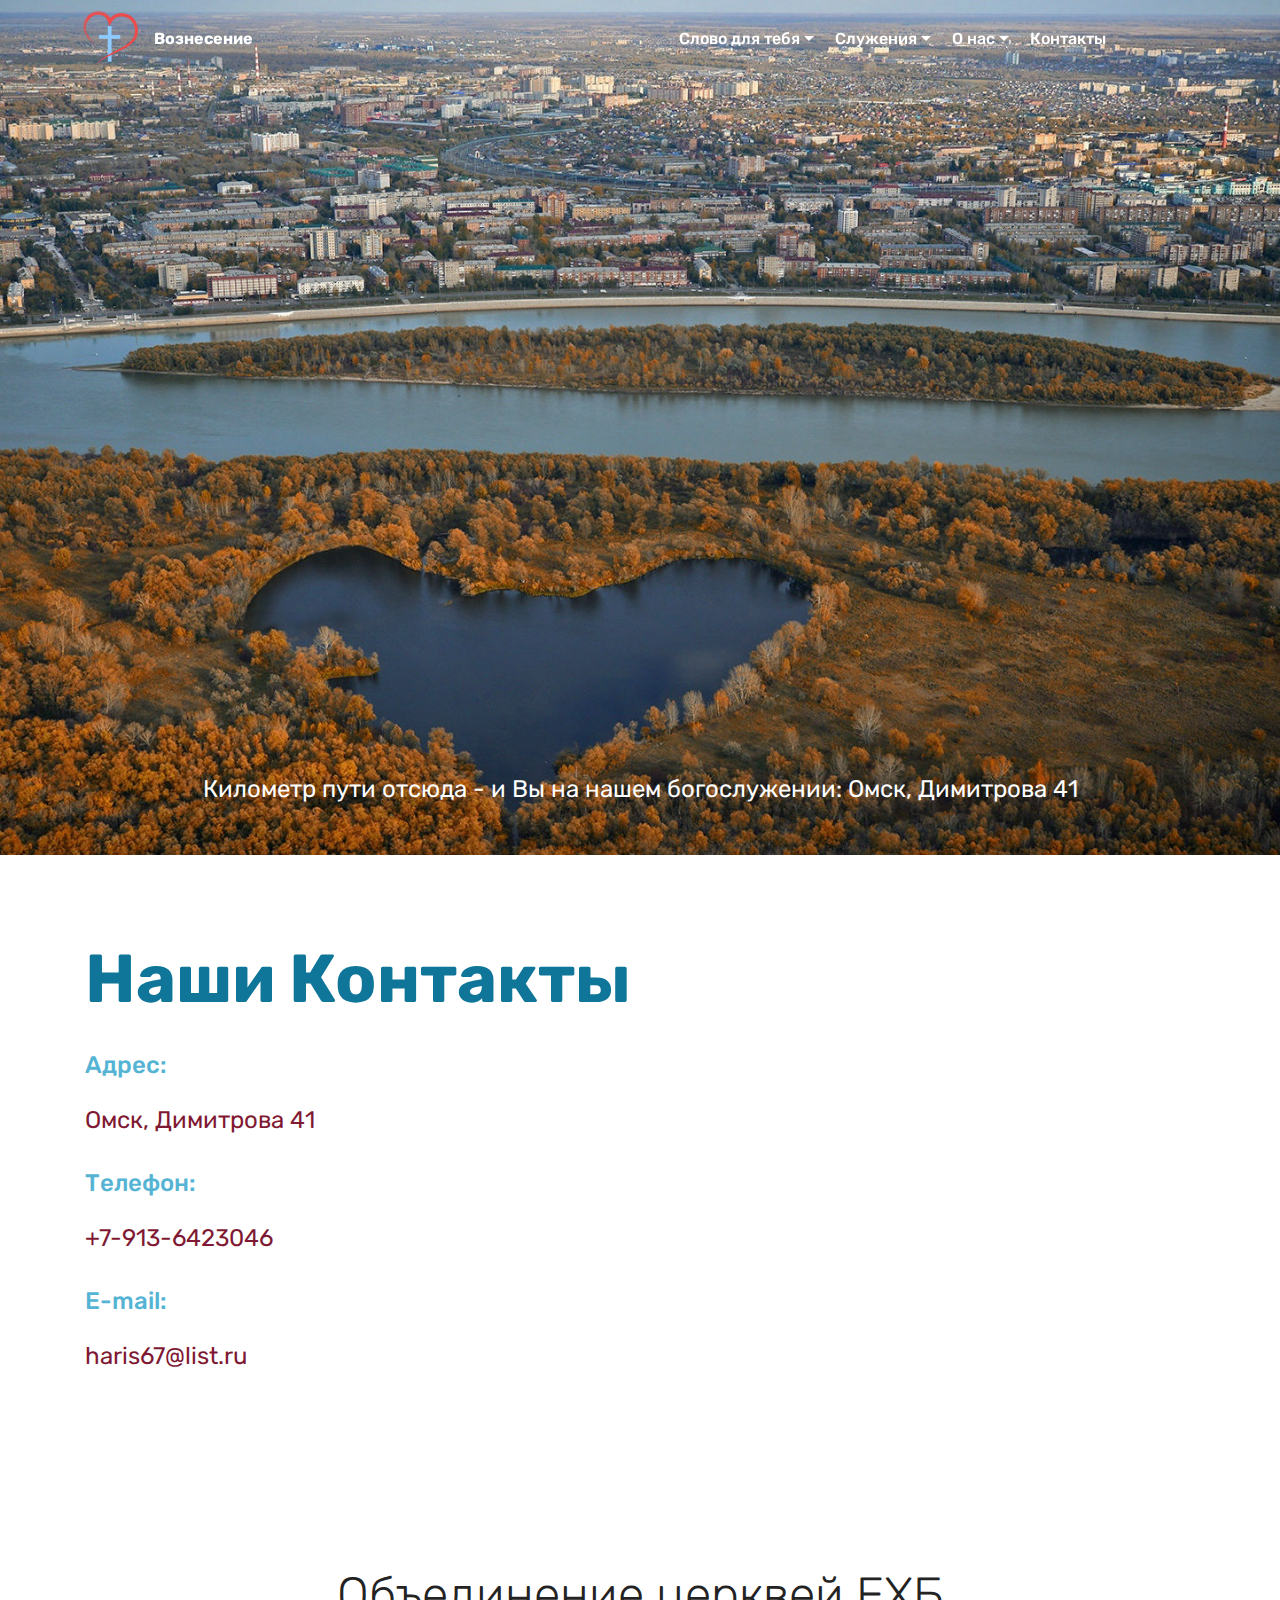
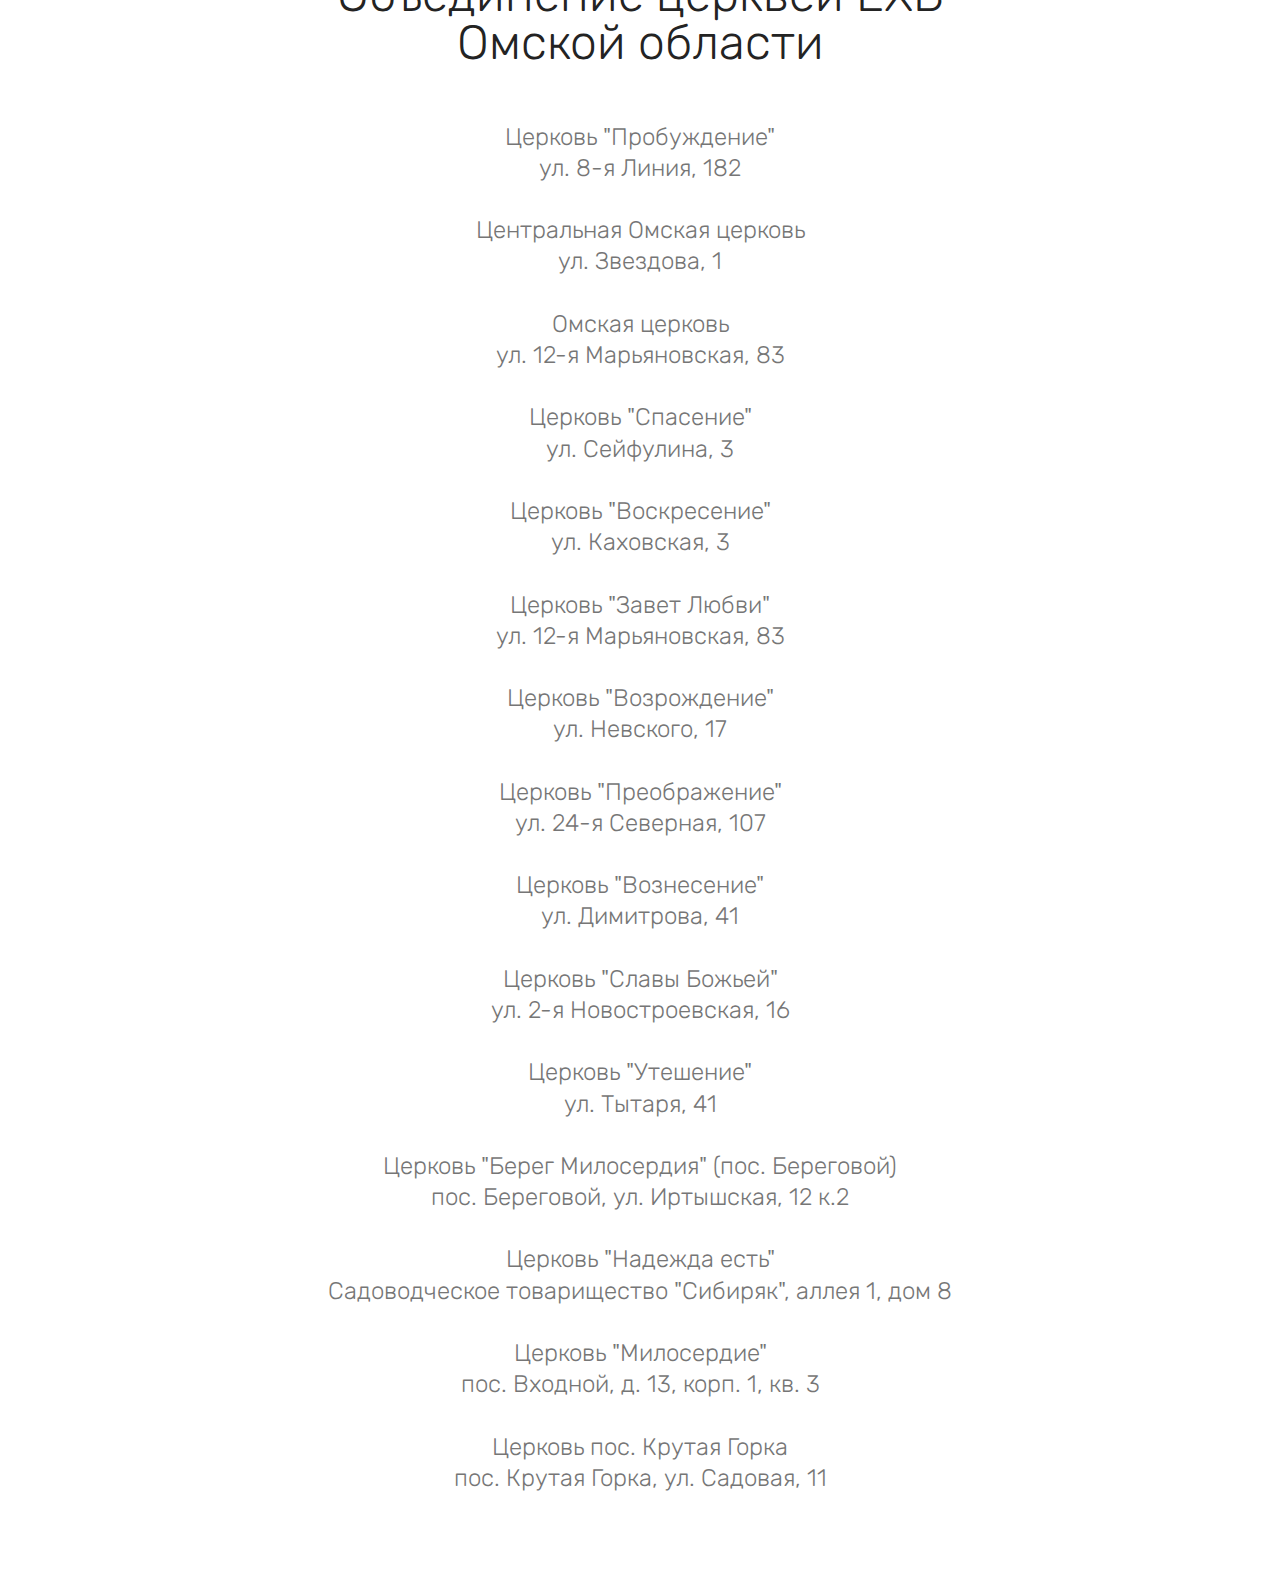
<file: Kontakty.html>
<!DOCTYPE html>
<html  >
<head>
  <!-- Site made with Mobirise Website Builder v4.12.4, https://mobirise.com -->
  <meta charset="UTF-8">
  <meta http-equiv="X-UA-Compatible" content="IE=edge">
  <meta name="generator" content="Mobirise v4.12.4, mobirise.com">
  <meta name="viewport" content="width=device-width, initial-scale=1, minimum-scale=1">
  <link rel="shortcut icon" href="assets/images/2432d1c0-6ed2-41c4-b00d-53f3b156f932-200x200-122x122.png" type="image/x-icon">
  <meta name="description" content="Web Page Builder Description  Контакты, Омск, Димитрова 41 ">
  
  
  <title>Контакты</title>
  <link rel="stylesheet" href="assets/web/assets/mobirise-icons/mobirise-icons.css">
  <link rel="stylesheet" href="assets/bootstrap/css/bootstrap.min.css">
  <link rel="stylesheet" href="assets/bootstrap/css/bootstrap-grid.min.css">
  <link rel="stylesheet" href="assets/bootstrap/css/bootstrap-reboot.min.css">
  <link rel="stylesheet" href="assets/tether/tether.min.css">
  <link rel="stylesheet" href="assets/dropdown/css/style.css">
  <link rel="stylesheet" href="assets/theme/css/style.css">
  <link rel="preload" as="style" href="assets/mobirise/css/mbr-additional.css"><link rel="stylesheet" href="assets/mobirise/css/mbr-additional.css" type="text/css">
  
  
  
</head>
<body>
  <section class="menu cid-s437TWD9hF" once="menu" id="menu1-s">

    

    <nav class="navbar navbar-expand beta-menu navbar-dropdown align-items-center navbar-fixed-top navbar-toggleable-sm bg-color transparent">
        <button class="navbar-toggler navbar-toggler-right" type="button" data-toggle="collapse" data-target="#navbarSupportedContent" aria-controls="navbarSupportedContent" aria-expanded="false" aria-label="Toggle navigation">
            <div class="hamburger">
                <span></span>
                <span></span>
                <span></span>
                <span></span>
            </div>
        </button>
        <div class="menu-logo">
            <div class="navbar-brand">
                <span class="navbar-logo">
                    
                         <a href="index.html"><img src="assets/images/2432d1c0-6ed2-41c4-b00d-53f3b156f932-200x200-122x122.png" alt="Mobirise" title="" style="height: 3.8rem;"></a>
                    
                </span>
                <span class="navbar-caption-wrap"><a class="navbar-caption text-white display-4" href="index.html">Вознесение</a></span>
            </div>
        </div>
        <div class="collapse navbar-collapse" id="navbarSupportedContent">
            <ul class="navbar-nav nav-dropdown nav-right" data-app-modern-menu="true"><li class="nav-item dropdown"><a class="nav-link link dropdown-toggle text-white display-4" href="index.html" aria-expanded="false" data-toggle="dropdown-submenu">Слово для тебя</a><div class="dropdown-menu"><a class="dropdown-item text-white display-4" href="https://bible.by/" aria-expanded="false" target="_blank">Библия</a><div class="dropdown"><a class="dropdown-item dropdown-toggle text-white display-4" href="https://mobirise.co" aria-expanded="false" data-toggle="dropdown-submenu">Информресурсы ЕХБ</a><div class="dropdown-menu dropdown-submenu"><a class="dropdown-item text-white display-4" href="https://baptist.org.ru/" aria-expanded="false" target="_blank">Баптист.орг</a><a class="dropdown-item text-white display-4" href="http://www.word4you.ru/" aria-expanded="false" target="_blank">Слово для тебя</a></div></div><a class="dropdown-item text-white display-4" href="https://azbyka.ru/" aria-expanded="false" target="_blank">Азбука.ру</a><a class="dropdown-item text-white display-4" href="page3.html" aria-expanded="false">Статьи&nbsp;</a></div></li><li class="nav-item dropdown"><a class="nav-link link dropdown-toggle text-white display-4" href="Cerkov-Voznesenie.html" data-toggle="dropdown-submenu" aria-expanded="false">Служения</a><div class="dropdown-menu"><a class="dropdown-item text-white display-4" href="Raspisanie-bogosluzhenij.html">Расписание служений<br></a><a class="dropdown-item text-white display-4" href="Vidy-sluzhenij.html">Виды служений<br></a></div></li><li class="nav-item dropdown"><a class="nav-link link dropdown-toggle text-white display-4" href="index.html" data-toggle="dropdown-submenu" aria-expanded="false">О нас</a><div class="dropdown-menu"><a class="dropdown-item text-white display-4" href="Verouchenie-EKHB.html">Вероучение<br></a><a class="dropdown-item text-white display-4" href="Istoriya-cerkvi.html">История церкви<br></a><a class="dropdown-item text-white display-4" href="page2.html">Пастор церкви</a><a class="dropdown-item text-white display-4" href="Cerkov-v-licah.html">Церковь в лицах</a></div></li>
                <li class="nav-item">
                    <a class="nav-link link text-white display-4" href="Kontakty.html">Контакты &nbsp; &nbsp; &nbsp; &nbsp; &nbsp; &nbsp; &nbsp; &nbsp; &nbsp; &nbsp;&nbsp;</a>
                </li></ul>
            
        </div>
    </nav>
</section>

<section class="engine"><a href="https://mobirise.info/j">website templates</a></section><section class="cid-s47rRSUcDK" id="image2-14">

    

    <figure class="mbr-figure">
        <div class="image-block" style="width: 100%;">
            <img src="assets/images/0x4wehb-ev8-1444x964.jpg" alt="Mobirise" title="">
            <figcaption class="mbr-figure-caption mbr-figure-caption-over">
                <div class="pb-5 px-3 mbr-white align-center mbr-fonts-style display-5">Километр пути отсюда - и Вы на нашем богослужении: Омск, Димитрова 41</div>
            </figcaption>
        </div>
    </figure>
</section>

<section class="mbr-section contacts1 cid-s47rSMhz0H" id="contacts1-15">
    <!---->
    
    <!---->
    <!--Overlay-->
    
    <!--Container-->
    <div class="container">
        <div class="row">
            <!--Titles-->
            <div class="title col-12">
                <h2 class="align-left mbr-fonts-style display-1"><strong>Наши Контакты</strong></h2>
                
            </div>
            <!--Left-->
            <div class="col-12 col-md-6">
                <div class="left-block wrapper">
                    <div class="b b-adress">
                        <h5 class="align-left mbr-fonts-style m-0 display-5">Адрес:
                        </h5>
                        <p class="mbr-text align-left mbr-fonts-style display-5">Омск, Димитрова 41</p>
                    </div>
                    <div class="b b-phone">
                        <h5 class="align-left mbr-fonts-style m-0 display-5">Телефон:
                        </h5>
                        <p class="mbr-text align-left mbr-fonts-style display-5">
                            +7-913-6423046</p>
                    </div>
                    <div class="b b-mail">
                        <h5 class="align-left mbr-fonts-style m-0 display-5">Е-mail:
                        </h5>
                        <p class="mbr-text align-left mbr-fonts-style display-5">haris67@list.ru</p>
                    </div>
                </div>
            </div>
            <!--Right-->
            <div class="col-12 col-md-6">
                <div class="google-map"><iframe frameborder="0" style="border:0" src="https://www.google.com/maps/embed/v1/place?key=AIzaSyCx3d07zxHPLvkFBLlAR3Ng8a9wsAsGoJ8&amp;q=place_id:GhIJVg4tsp14S0ARGARWDq1VUkA" allowfullscreen=""></iframe></div>
            </div>
        </div>
    </div>
</section>

<section class="mbr-section content4 cid-s4fV2WjH9u" id="content4-17">

    

    <div class="container">
        <div class="media-container-row">
            <div class="title col-12 col-md-8">
                <h2 class="align-center pb-3 mbr-fonts-style display-2">Объединение церквей ЕХБ Омской области</h2>
                <h3 class="mbr-section-subtitle align-center mbr-light mbr-fonts-style display-5">
<div><br></div><div>Церковь "Пробуждение"
</div><div>ул. 8-я Линия, 182
</div><div><br></div><div>Центральная Омская церковь
</div><div>ул. Звездова, 1
</div><div><br></div><div>Омская церковь
</div><div>ул. 12-я Марьяновская, 83
</div><div><br></div><div>Церковь "Спасение"
</div><div>ул. Сейфулина, 3
</div><div><br></div><div>Церковь "Воскресение"
</div><div>ул. Каховская, 3
</div><div><br></div><div>Церковь "Завет Любви"
</div><div>ул. 12-я Марьяновская, 83
</div><div><br></div><div>Церковь "Возрождение"
</div><div>ул. Невского, 17
</div><div><br></div><div>Церковь "Преображение"
</div><div>ул. 24-я Северная, 107
</div><div><br></div><div>Церковь "Вознесение"
</div><div>ул. Димитрова, 41
</div><div><br></div><div>Церковь "Славы Божьей"
</div><div>ул. 2-я Новостроевская, 16
</div><div><br></div><div>Церковь "Утешение"
</div><div>ул. Тытаря, 41
</div><div><br></div><div>Церковь "Берег Милосердия" (пос. Береговой)
</div><div>пос. Береговой, ул. Иртышская, 12 к.2
</div><div><br></div><div>Церковь "Надежда есть"
</div><div>Садоводческое товарищество "Сибиряк", аллея 1, дом 8
</div><div><br></div><div>Церковь "Милосердие"
</div><div>пос. Входной, д. 13, корп. 1, кв. 3
</div><div><br></div><div>Церковь пос. Крутая Горка
</div><div>пос. Крутая Горка, ул. Садовая, 11
</div><div><br></div></h3>
                
            </div>
        </div>
    </div>
</section>


  <script src="assets/web/assets/jquery/jquery.min.js"></script>
  <script src="assets/popper/popper.min.js"></script>
  <script src="assets/bootstrap/js/bootstrap.min.js"></script>
  <script src="assets/tether/tether.min.js"></script>
  <script src="assets/smoothscroll/smooth-scroll.js"></script>
  <script src="assets/dropdown/js/nav-dropdown.js"></script>
  <script src="assets/dropdown/js/navbar-dropdown.js"></script>
  <script src="assets/touchswipe/jquery.touch-swipe.min.js"></script>
  <script src="assets/theme/js/script.js"></script>
  
  
</body>
</html>
</file>
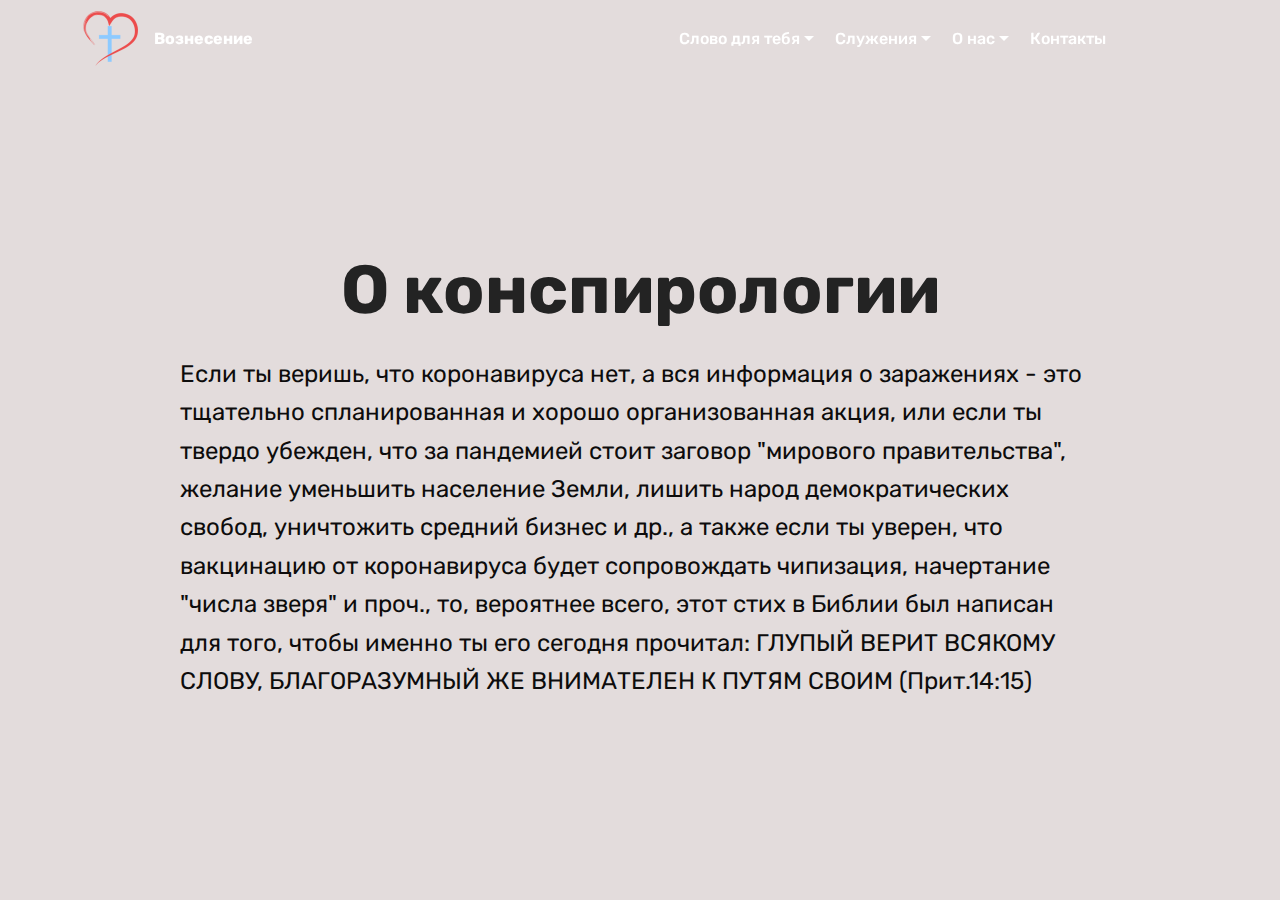
<file: O-konspirologii.html>
<!DOCTYPE html>
<html  >
<head>
  <!-- Site made with Mobirise Website Builder v4.12.4, https://mobirise.com -->
  <meta charset="UTF-8">
  <meta http-equiv="X-UA-Compatible" content="IE=edge">
  <meta name="generator" content="Mobirise v4.12.4, mobirise.com">
  <meta name="viewport" content="width=device-width, initial-scale=1, minimum-scale=1">
  <link rel="shortcut icon" href="assets/images/2432d1c0-6ed2-41c4-b00d-53f3b156f932-200x200-122x122.png" type="image/x-icon">
  <meta name="description" content="Web Builder Description  О конспирологии">
  
  
  <title>О конспирологии</title>
  <link rel="stylesheet" href="assets/web/assets/mobirise-icons/mobirise-icons.css">
  <link rel="stylesheet" href="assets/bootstrap/css/bootstrap.min.css">
  <link rel="stylesheet" href="assets/bootstrap/css/bootstrap-grid.min.css">
  <link rel="stylesheet" href="assets/bootstrap/css/bootstrap-reboot.min.css">
  <link rel="stylesheet" href="assets/tether/tether.min.css">
  <link rel="stylesheet" href="assets/dropdown/css/style.css">
  <link rel="stylesheet" href="assets/theme/css/style.css">
  <link rel="preload" as="style" href="assets/mobirise/css/mbr-additional.css"><link rel="stylesheet" href="assets/mobirise/css/mbr-additional.css" type="text/css">
  
  
  
</head>
<body>
  <section class="menu cid-s437TWD9hF" once="menu" id="menu1-f">

    

    <nav class="navbar navbar-expand beta-menu navbar-dropdown align-items-center navbar-fixed-top navbar-toggleable-sm bg-color transparent">
        <button class="navbar-toggler navbar-toggler-right" type="button" data-toggle="collapse" data-target="#navbarSupportedContent" aria-controls="navbarSupportedContent" aria-expanded="false" aria-label="Toggle navigation">
            <div class="hamburger">
                <span></span>
                <span></span>
                <span></span>
                <span></span>
            </div>
        </button>
        <div class="menu-logo">
            <div class="navbar-brand">
                <span class="navbar-logo">
                    
                         <a href="index.html"><img src="assets/images/2432d1c0-6ed2-41c4-b00d-53f3b156f932-200x200-122x122.png" alt="Mobirise" title="" style="height: 3.8rem;"></a>
                    
                </span>
                <span class="navbar-caption-wrap"><a class="navbar-caption text-white display-4" href="index.html">Вознесение</a></span>
            </div>
        </div>
        <div class="collapse navbar-collapse" id="navbarSupportedContent">
            <ul class="navbar-nav nav-dropdown nav-right" data-app-modern-menu="true"><li class="nav-item dropdown"><a class="nav-link link dropdown-toggle text-white display-4" href="index.html" aria-expanded="false" data-toggle="dropdown-submenu">Слово для тебя</a><div class="dropdown-menu"><a class="dropdown-item text-white display-4" href="https://bible.by/" aria-expanded="false" target="_blank">Библия</a><div class="dropdown"><a class="dropdown-item dropdown-toggle text-white display-4" href="https://mobirise.co" aria-expanded="false" data-toggle="dropdown-submenu">Информресурсы ЕХБ</a><div class="dropdown-menu dropdown-submenu"><a class="dropdown-item text-white display-4" href="https://baptist.org.ru/" aria-expanded="false" target="_blank">Баптист.орг</a><a class="dropdown-item text-white display-4" href="http://www.word4you.ru/" aria-expanded="false" target="_blank">Слово для тебя</a></div></div><a class="dropdown-item text-white display-4" href="https://azbyka.ru/" aria-expanded="false" target="_blank">Азбука.ру</a><a class="dropdown-item text-white display-4" href="page3.html" aria-expanded="false">Статьи&nbsp;</a></div></li><li class="nav-item dropdown"><a class="nav-link link dropdown-toggle text-white display-4" href="Cerkov-Voznesenie.html" data-toggle="dropdown-submenu" aria-expanded="false">Служения</a><div class="dropdown-menu"><a class="dropdown-item text-white display-4" href="Raspisanie-bogosluzhenij.html">Расписание служений<br></a><a class="dropdown-item text-white display-4" href="Vidy-sluzhenij.html">Виды служений<br></a></div></li><li class="nav-item dropdown"><a class="nav-link link dropdown-toggle text-white display-4" href="index.html" data-toggle="dropdown-submenu" aria-expanded="false">О нас</a><div class="dropdown-menu"><a class="dropdown-item text-white display-4" href="Verouchenie-EKHB.html">Вероучение<br></a><a class="dropdown-item text-white display-4" href="Istoriya-cerkvi.html">История церкви<br></a><a class="dropdown-item text-white display-4" href="page2.html">Пастор церкви</a><a class="dropdown-item text-white display-4" href="Cerkov-v-licah.html">Церковь в лицах</a></div></li>
                <li class="nav-item">
                    <a class="nav-link link text-white display-4" href="Kontakty.html">Контакты &nbsp; &nbsp; &nbsp; &nbsp; &nbsp; &nbsp; &nbsp; &nbsp; &nbsp; &nbsp;&nbsp;</a>
                </li></ul>
            
        </div>
    </nav>
</section>

<section class="engine"><a href="https://mobirise.info/z">best free html templates</a></section><section class="cid-s43bWAdils mbr-fullscreen" id="header2-m">

    

    

    <div class="container align-center">
        <div class="row justify-content-md-center">
            <div class="mbr-white col-md-10">
                <h1 class="mbr-section-title mbr-bold pb-3 mbr-fonts-style display-1"><br>О конспирологии</h1>
                
                <p class="mbr-text pb-3 mbr-fonts-style display-5">Если ты веришь, что коронавируса нет, а вся информация о заражениях - это тщательно спланированная и хорошо организованная акция, или если ты твердо убежден, что за пандемией стоит заговор "мирового правительства", желание уменьшить население Земли, лишить народ демократических свобод, уничтожить средний бизнес и др., а также если ты уверен, что вакцинацию от коронавируса будет сопровождать чипизация, начертание "числа зверя" и проч., то, вероятнее всего, этот стих в Библии был написан для того, чтобы именно ты его сегодня прочитал: ГЛУПЫЙ ВЕРИТ ВСЯКОМУ СЛОВУ, БЛАГОРАЗУМНЫЙ ЖЕ ВНИМАТЕЛЕН К ПУТЯМ СВОИМ (Прит.14:15)&nbsp;</p>
                
            </div>
        </div>
    </div>
    
</section>


  <script src="assets/web/assets/jquery/jquery.min.js"></script>
  <script src="assets/popper/popper.min.js"></script>
  <script src="assets/bootstrap/js/bootstrap.min.js"></script>
  <script src="assets/tether/tether.min.js"></script>
  <script src="assets/smoothscroll/smooth-scroll.js"></script>
  <script src="assets/dropdown/js/nav-dropdown.js"></script>
  <script src="assets/dropdown/js/navbar-dropdown.js"></script>
  <script src="assets/touchswipe/jquery.touch-swipe.min.js"></script>
  <script src="assets/theme/js/script.js"></script>
  
  
</body>
</html>
</file>
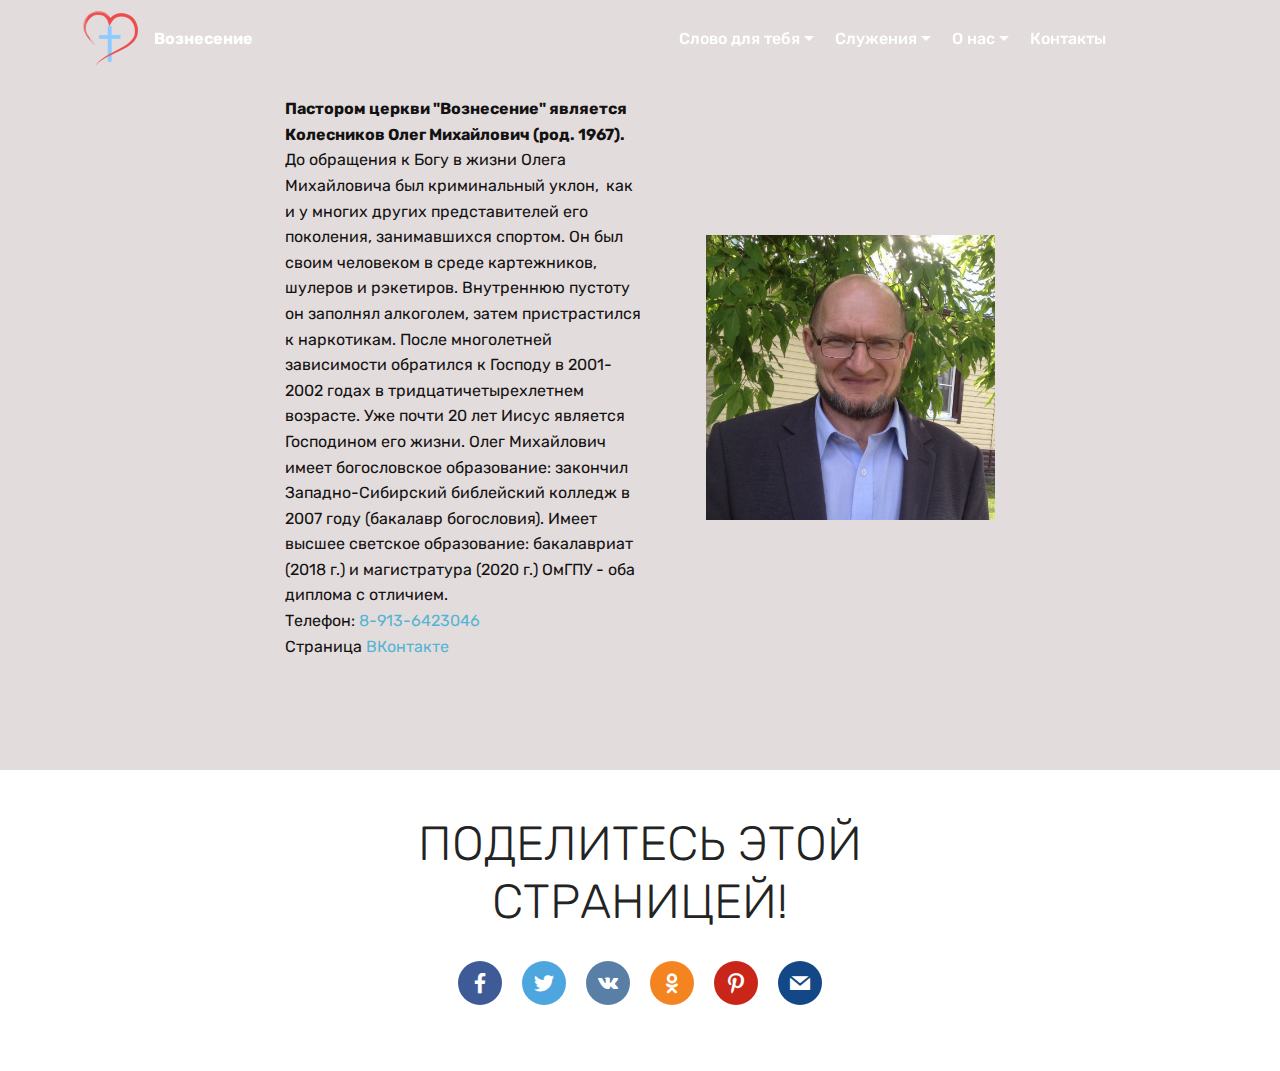
<file: page2.html>
<!DOCTYPE html>
<html  >
<head>
  <!-- Site made with Mobirise Website Builder v4.12.4, https://mobirise.com -->
  <meta charset="UTF-8">
  <meta http-equiv="X-UA-Compatible" content="IE=edge">
  <meta name="generator" content="Mobirise v4.12.4, mobirise.com">
  <meta name="viewport" content="width=device-width, initial-scale=1, minimum-scale=1">
  <link rel="shortcut icon" href="assets/images/2432d1c0-6ed2-41c4-b00d-53f3b156f932-200x200-122x122.png" type="image/x-icon">
  <meta name="description" content="Web Page Builder Description Пастор Колесников Олег Михайлович, ЗСБК, ОмГПУ, бакалавриат, магистратура">
  
  
  <title>Пастор</title>
  <link rel="stylesheet" href="assets/web/assets/mobirise-icons/mobirise-icons.css">
  <link rel="stylesheet" href="assets/bootstrap/css/bootstrap.min.css">
  <link rel="stylesheet" href="assets/bootstrap/css/bootstrap-grid.min.css">
  <link rel="stylesheet" href="assets/bootstrap/css/bootstrap-reboot.min.css">
  <link rel="stylesheet" href="assets/tether/tether.min.css">
  <link rel="stylesheet" href="assets/dropdown/css/style.css">
  <link rel="stylesheet" href="assets/socicon/css/styles.css">
  <link rel="stylesheet" href="assets/theme/css/style.css">
  <link rel="preload" as="style" href="assets/mobirise/css/mbr-additional.css"><link rel="stylesheet" href="assets/mobirise/css/mbr-additional.css" type="text/css">
  
  
  
</head>
<body>
  <section class="menu cid-s437TWD9hF" once="menu" id="menu1-d">

    

    <nav class="navbar navbar-expand beta-menu navbar-dropdown align-items-center navbar-fixed-top navbar-toggleable-sm bg-color transparent">
        <button class="navbar-toggler navbar-toggler-right" type="button" data-toggle="collapse" data-target="#navbarSupportedContent" aria-controls="navbarSupportedContent" aria-expanded="false" aria-label="Toggle navigation">
            <div class="hamburger">
                <span></span>
                <span></span>
                <span></span>
                <span></span>
            </div>
        </button>
        <div class="menu-logo">
            <div class="navbar-brand">
                <span class="navbar-logo">
                    
                         <a href="index.html"><img src="assets/images/2432d1c0-6ed2-41c4-b00d-53f3b156f932-200x200-122x122.png" alt="Mobirise" title="" style="height: 3.8rem;"></a>
                    
                </span>
                <span class="navbar-caption-wrap"><a class="navbar-caption text-white display-4" href="index.html">Вознесение</a></span>
            </div>
        </div>
        <div class="collapse navbar-collapse" id="navbarSupportedContent">
            <ul class="navbar-nav nav-dropdown nav-right" data-app-modern-menu="true"><li class="nav-item dropdown"><a class="nav-link link dropdown-toggle text-white display-4" href="index.html" aria-expanded="false" data-toggle="dropdown-submenu">Слово для тебя</a><div class="dropdown-menu"><a class="dropdown-item text-white display-4" href="https://bible.by/" aria-expanded="false" target="_blank">Библия</a><div class="dropdown"><a class="dropdown-item dropdown-toggle text-white display-4" href="https://mobirise.co" aria-expanded="false" data-toggle="dropdown-submenu">Информресурсы ЕХБ</a><div class="dropdown-menu dropdown-submenu"><a class="dropdown-item text-white display-4" href="https://baptist.org.ru/" aria-expanded="false" target="_blank">Баптист.орг</a><a class="dropdown-item text-white display-4" href="http://www.word4you.ru/" aria-expanded="false" target="_blank">Слово для тебя</a></div></div><a class="dropdown-item text-white display-4" href="https://azbyka.ru/" aria-expanded="false" target="_blank">Азбука.ру</a><a class="dropdown-item text-white display-4" href="page3.html" aria-expanded="false">Статьи&nbsp;</a></div></li><li class="nav-item dropdown"><a class="nav-link link dropdown-toggle text-white display-4" href="Cerkov-Voznesenie.html" data-toggle="dropdown-submenu" aria-expanded="false">Служения</a><div class="dropdown-menu"><a class="dropdown-item text-white display-4" href="Raspisanie-bogosluzhenij.html">Расписание служений<br></a><a class="dropdown-item text-white display-4" href="Vidy-sluzhenij.html">Виды служений<br></a></div></li><li class="nav-item dropdown"><a class="nav-link link dropdown-toggle text-white display-4" href="index.html" data-toggle="dropdown-submenu" aria-expanded="false">О нас</a><div class="dropdown-menu"><a class="dropdown-item text-white display-4" href="Verouchenie-EKHB.html">Вероучение<br></a><a class="dropdown-item text-white display-4" href="Istoriya-cerkvi.html">История церкви<br></a><a class="dropdown-item text-white display-4" href="page2.html">Пастор церкви</a><a class="dropdown-item text-white display-4" href="Cerkov-v-licah.html">Церковь в лицах</a></div></li>
                <li class="nav-item">
                    <a class="nav-link link text-white display-4" href="Kontakty.html">Контакты &nbsp; &nbsp; &nbsp; &nbsp; &nbsp; &nbsp; &nbsp; &nbsp; &nbsp; &nbsp;&nbsp;</a>
                </li></ul>
            
        </div>
    </nav>
</section>

<section class="engine"><a href="https://mobirise.info/j">website templates</a></section><section class="mbr-section content7 cid-s43csemjs0" id="content7-o">
          
    

    <div class="container">
        <div class="media-container-row">
            <div class="col-12 col-md-8">
                <div class="media-container-row">
                    <div class="media-content">
                        <div class="mbr-section-text">
                            <p class="mbr-text align-right mb-0 mbr-fonts-style display-7"><strong><br></strong><br><strong>Пастором церкви "Вознесение" является Колесников Олег Михайлович (род. 1967).</strong><br>До обращения к Богу в жизни Олега Михайловича был криминальный уклон, <strong>&nbsp;</strong>как и у многих других представителей его поколения, занимавшихся спортом. Он был своим человеком в среде картежников, шулеров и рэкетиров. Внутреннюю пустоту он заполнял алкоголем, затем пристрастился к наркотикам. После многолетней зависимости обратился к Господу в 2001-2002 годах в тридцатичетырехлетнем возрасте. Уже почти 20 лет Иисус является Господином его жизни. Олег Михайлович имеет богословское образование: закончил Западно-Сибирский библейский колледж в 2007 году (бакалавр богословия). Имеет высшее светское образование: бакалавриат (2018 г.) и магистратура (2020 г.) ОмГПУ - оба диплома с отличием.<br>Телефон: <a href="sms:8-913-6423046" class="text-success">8-913-6423046</a><br>Страница <a href="https://vk.com/id309662766" target="_blank" class="text-success">ВКонтакте</a><a href="sms:8-913-6423046" class="text-success"><br></a><br><br></p>
                        </div>
                    </div>
                    <div class="mbr-figure" style="width: 90%;">
                     <img src="assets/images/ojppmxtjf6w-514x506.jpg" alt="Mobirise" title="">  
                    </div>
                </div>
            </div>
        </div>
    </div>
</section>

<section class="cid-s4pRdgvYd3" id="social-buttons3-19">
    
    

    

    <div class="container">
        <div class="media-container-row">
            <div class="col-md-8 align-center">
                <h2 class="pb-3 mbr-section-title mbr-fonts-style display-2">
                    ПОДЕЛИТЕСЬ ЭТОЙ СТРАНИЦЕЙ!
                </h2>
                <div>
                    <div class="mbr-social-likes">
                        <span class="btn btn-social socicon-bg-facebook facebook mx-2" title="Поделиться в Facebook">
                            <i class="socicon socicon-facebook"></i>
                        </span>
                        <span class="btn btn-social twitter socicon-bg-twitter mx-2" title="Поделиться в Twitter">
                            <i class="socicon socicon-twitter"></i>
                        </span>
                        <span class="btn btn-social vkontakte socicon-bg-vkontakte mx-2" title="Поделиться в VK">
                            <i class="socicon socicon-vkontakte"></i>
                        </span>
                        <span class="btn btn-social odnoklassniki socicon-bg-odnoklassniki mx-2" title="Поделиться в OK">
                            <i class="socicon socicon-odnoklassniki"></i>
                        </span>
                        <span class="btn btn-social pinterest socicon-bg-pinterest mx-2" title="Поделиться в Pinterest">
                            <i class="socicon socicon-pinterest"></i>
                        </span>
                        <span class="btn btn-social mailru socicon-bg-mail mx-2" title="Поделиться в Mail.ru">
                            <i class="socicon socicon-mail"></i>
                        </span>
                    </div>
                </div>
            </div>
        </div>
    </div>
</section>


  <script src="assets/web/assets/jquery/jquery.min.js"></script>
  <script src="assets/popper/popper.min.js"></script>
  <script src="assets/bootstrap/js/bootstrap.min.js"></script>
  <script src="assets/tether/tether.min.js"></script>
  <script src="assets/dropdown/js/nav-dropdown.js"></script>
  <script src="assets/dropdown/js/navbar-dropdown.js"></script>
  <script src="assets/touchswipe/jquery.touch-swipe.min.js"></script>
  <script src="assets/sociallikes/social-likes.js"></script>
  <script src="assets/smoothscroll/smooth-scroll.js"></script>
  <script src="assets/theme/js/script.js"></script>
  
  
</body>
</html>
</file>
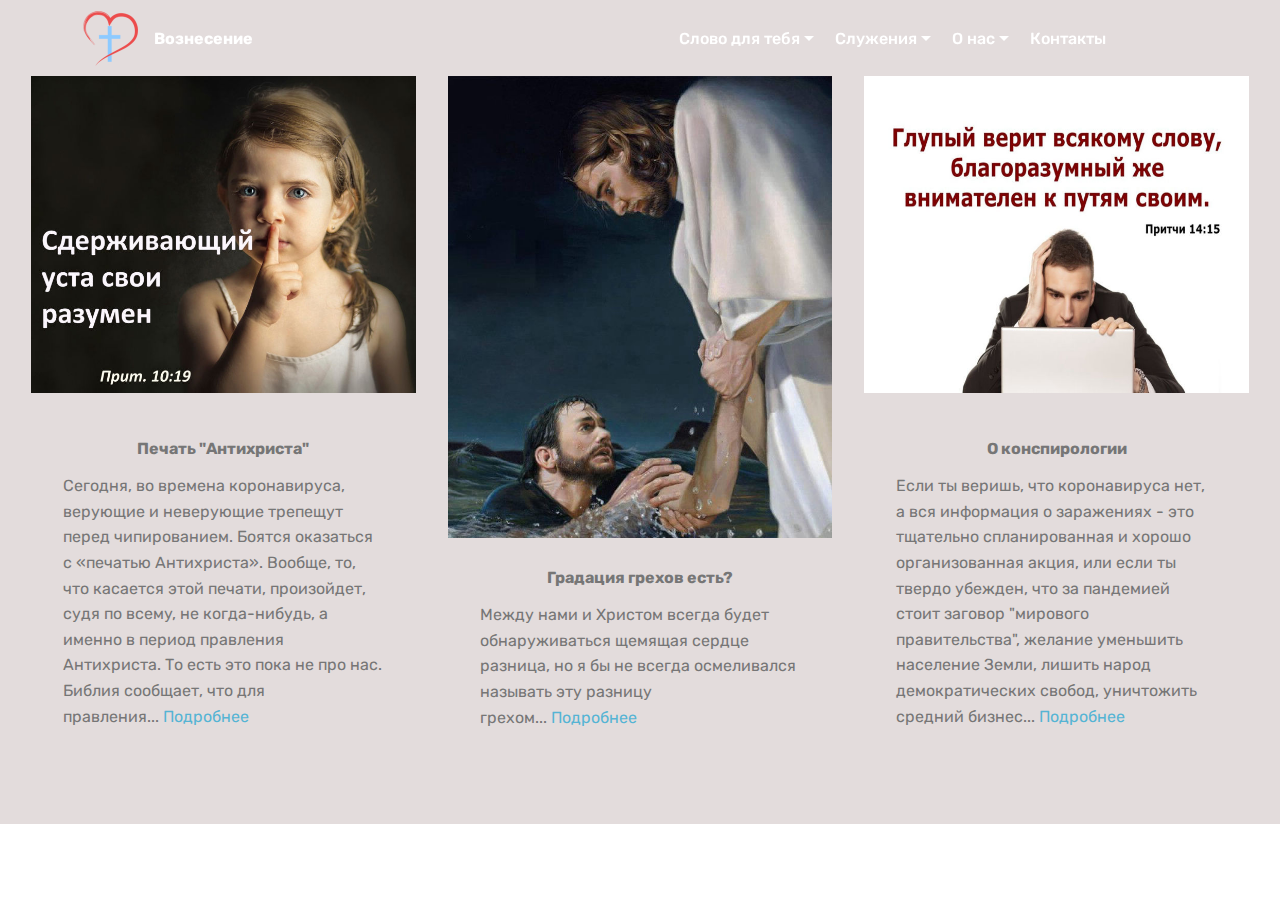
<file: page3.html>
<!DOCTYPE html>
<html  >
<head>
  <!-- Site made with Mobirise Website Builder v4.12.4, https://mobirise.com -->
  <meta charset="UTF-8">
  <meta http-equiv="X-UA-Compatible" content="IE=edge">
  <meta name="generator" content="Mobirise v4.12.4, mobirise.com">
  <meta name="viewport" content="width=device-width, initial-scale=1, minimum-scale=1">
  <link rel="shortcut icon" href="assets/images/2432d1c0-6ed2-41c4-b00d-53f3b156f932-200x200-122x122.png" type="image/x-icon">
  <meta name="description" content="Web Site Builder Description Статьи, Библия ">
  
  
  <title>Статьи</title>
  <link rel="stylesheet" href="assets/web/assets/mobirise-icons/mobirise-icons.css">
  <link rel="stylesheet" href="assets/bootstrap/css/bootstrap.min.css">
  <link rel="stylesheet" href="assets/bootstrap/css/bootstrap-grid.min.css">
  <link rel="stylesheet" href="assets/bootstrap/css/bootstrap-reboot.min.css">
  <link rel="stylesheet" href="assets/tether/tether.min.css">
  <link rel="stylesheet" href="assets/dropdown/css/style.css">
  <link rel="stylesheet" href="assets/theme/css/style.css">
  <link rel="preload" as="style" href="assets/mobirise/css/mbr-additional.css"><link rel="stylesheet" href="assets/mobirise/css/mbr-additional.css" type="text/css">
  
  
  
</head>
<body>
  <section class="menu cid-s437TWD9hF" once="menu" id="menu1-e">

    

    <nav class="navbar navbar-expand beta-menu navbar-dropdown align-items-center navbar-fixed-top navbar-toggleable-sm bg-color transparent">
        <button class="navbar-toggler navbar-toggler-right" type="button" data-toggle="collapse" data-target="#navbarSupportedContent" aria-controls="navbarSupportedContent" aria-expanded="false" aria-label="Toggle navigation">
            <div class="hamburger">
                <span></span>
                <span></span>
                <span></span>
                <span></span>
            </div>
        </button>
        <div class="menu-logo">
            <div class="navbar-brand">
                <span class="navbar-logo">
                    
                         <a href="index.html"><img src="assets/images/2432d1c0-6ed2-41c4-b00d-53f3b156f932-200x200-122x122.png" alt="Mobirise" title="" style="height: 3.8rem;"></a>
                    
                </span>
                <span class="navbar-caption-wrap"><a class="navbar-caption text-white display-4" href="index.html">Вознесение</a></span>
            </div>
        </div>
        <div class="collapse navbar-collapse" id="navbarSupportedContent">
            <ul class="navbar-nav nav-dropdown nav-right" data-app-modern-menu="true"><li class="nav-item dropdown"><a class="nav-link link dropdown-toggle text-white display-4" href="index.html" aria-expanded="false" data-toggle="dropdown-submenu">Слово для тебя</a><div class="dropdown-menu"><a class="dropdown-item text-white display-4" href="https://bible.by/" aria-expanded="false" target="_blank">Библия</a><div class="dropdown"><a class="dropdown-item dropdown-toggle text-white display-4" href="https://mobirise.co" aria-expanded="false" data-toggle="dropdown-submenu">Информресурсы ЕХБ</a><div class="dropdown-menu dropdown-submenu"><a class="dropdown-item text-white display-4" href="https://baptist.org.ru/" aria-expanded="false" target="_blank">Баптист.орг</a><a class="dropdown-item text-white display-4" href="http://www.word4you.ru/" aria-expanded="false" target="_blank">Слово для тебя</a></div></div><a class="dropdown-item text-white display-4" href="https://azbyka.ru/" aria-expanded="false" target="_blank">Азбука.ру</a><a class="dropdown-item text-white display-4" href="page3.html" aria-expanded="false">Статьи&nbsp;</a></div></li><li class="nav-item dropdown"><a class="nav-link link dropdown-toggle text-white display-4" href="Cerkov-Voznesenie.html" data-toggle="dropdown-submenu" aria-expanded="false">Служения</a><div class="dropdown-menu"><a class="dropdown-item text-white display-4" href="Raspisanie-bogosluzhenij.html">Расписание служений<br></a><a class="dropdown-item text-white display-4" href="Vidy-sluzhenij.html">Виды служений<br></a></div></li><li class="nav-item dropdown"><a class="nav-link link dropdown-toggle text-white display-4" href="index.html" data-toggle="dropdown-submenu" aria-expanded="false">О нас</a><div class="dropdown-menu"><a class="dropdown-item text-white display-4" href="Verouchenie-EKHB.html">Вероучение<br></a><a class="dropdown-item text-white display-4" href="Istoriya-cerkvi.html">История церкви<br></a><a class="dropdown-item text-white display-4" href="page2.html">Пастор церкви</a><a class="dropdown-item text-white display-4" href="Cerkov-v-licah.html">Церковь в лицах</a></div></li>
                <li class="nav-item">
                    <a class="nav-link link text-white display-4" href="Kontakty.html">Контакты &nbsp; &nbsp; &nbsp; &nbsp; &nbsp; &nbsp; &nbsp; &nbsp; &nbsp; &nbsp;&nbsp;</a>
                </li></ul>
            
        </div>
    </nav>
</section>

<section class="engine"><a href="https://mobirise.info/m">free website design templates</a></section><section class="features17 cid-s43cjB0UB3" id="features17-n">
    
    

    
    <div class="container-fluid">
        <div class="media-container-row">
            <div class="card p-3 col-12 col-md-6 col-lg-4">
                <div class="card-wrapper">
                    <div class="card-img">
                        <a href="Pechat-Antihrista.html" target="_blank"><img src="assets/images/c8pwd-qybxo-748x617.jpg" alt="Mobirise" title=""></a>
                    </div>
                    <div class="card-box">
                        <h4 class="card-title pb-3 mbr-fonts-style display-7"><strong><br></strong><strong>Печать "Антихриста"</strong><strong><br></strong></h4>
                        <p class="mbr-text mbr-fonts-style display-7">Сегодня, во времена коронавируса, верующие и неверующие трепещут перед чипированием. Боятся оказаться с «печатью Антихриста». Вообще, то, что касается этой печати, произойдет, судя по всему, не когда-нибудь, а именно в период правления Антихриста. То есть это пока не про нас. Библия сообщает, что для правления...&nbsp;<a href="page6.html" target="_blank" class="text-success">Подробнее</a><br></p>
                    </div>
                </div>
            </div>

            <div class="card p-3 col-12 col-md-6 col-lg-4">
                <div class="card-wrapper">
                    <div class="card-img">
                        <a href="Gradaciya-grekha.html" target="_blank"><img src="assets/images/isc0iynuqba-639x768.jpg" alt="Mobirise" title=""></a>
                    </div>
                    <div class="card-box">
                        <h4 class="card-title pb-3 mbr-fonts-style display-7"><strong>Градация грехов есть?</strong></h4>
                        <p class="mbr-text mbr-fonts-style display-7">Между нами и Христом всегда будет обнаруживаться щемящая сердце разница, но я бы не всегда осмеливался называть эту разницу грехом...&nbsp;<a href="Pechat-Antihrista.html" target="_blank" class="text-success">Подробнее</a><br></p>
                    </div>
                </div>
            </div>

            <div class="card p-3 col-12 col-md-6 col-lg-4">
                <div class="card-wrapper">
                    <div class="card-img">
                        <a href="O-konspirologii.html"><img src="assets/images/s1200-748x617.jpg" alt="Mobirise" title=""></a>
                    </div>
                    <div class="card-box">
                        <h4 class="card-title pb-3 mbr-fonts-style display-7"><strong><br></strong><strong>О конспирологии</strong></h4>
                        <p class="mbr-text mbr-fonts-style display-7">Если ты веришь, что коронавируса нет, а вся информация о заражениях - это тщательно спланированная и хорошо организованная акция, или если ты твердо убежден, что за пандемией стоит заговор "мирового правительства", желание уменьшить население Земли, лишить народ демократических свобод, уничтожить средний бизнес...&nbsp;<a href="O-konspirologii.html" target="_blank" class="text-success">Подробнее</a><br></p>
                    </div>
                </div>
            </div>

            
            
            
        </div>
    </div>
</section>


  <script src="assets/web/assets/jquery/jquery.min.js"></script>
  <script src="assets/popper/popper.min.js"></script>
  <script src="assets/bootstrap/js/bootstrap.min.js"></script>
  <script src="assets/tether/tether.min.js"></script>
  <script src="assets/smoothscroll/smooth-scroll.js"></script>
  <script src="assets/dropdown/js/nav-dropdown.js"></script>
  <script src="assets/dropdown/js/navbar-dropdown.js"></script>
  <script src="assets/touchswipe/jquery.touch-swipe.min.js"></script>
  <script src="assets/theme/js/script.js"></script>
  
  
</body>
</html>
</file>
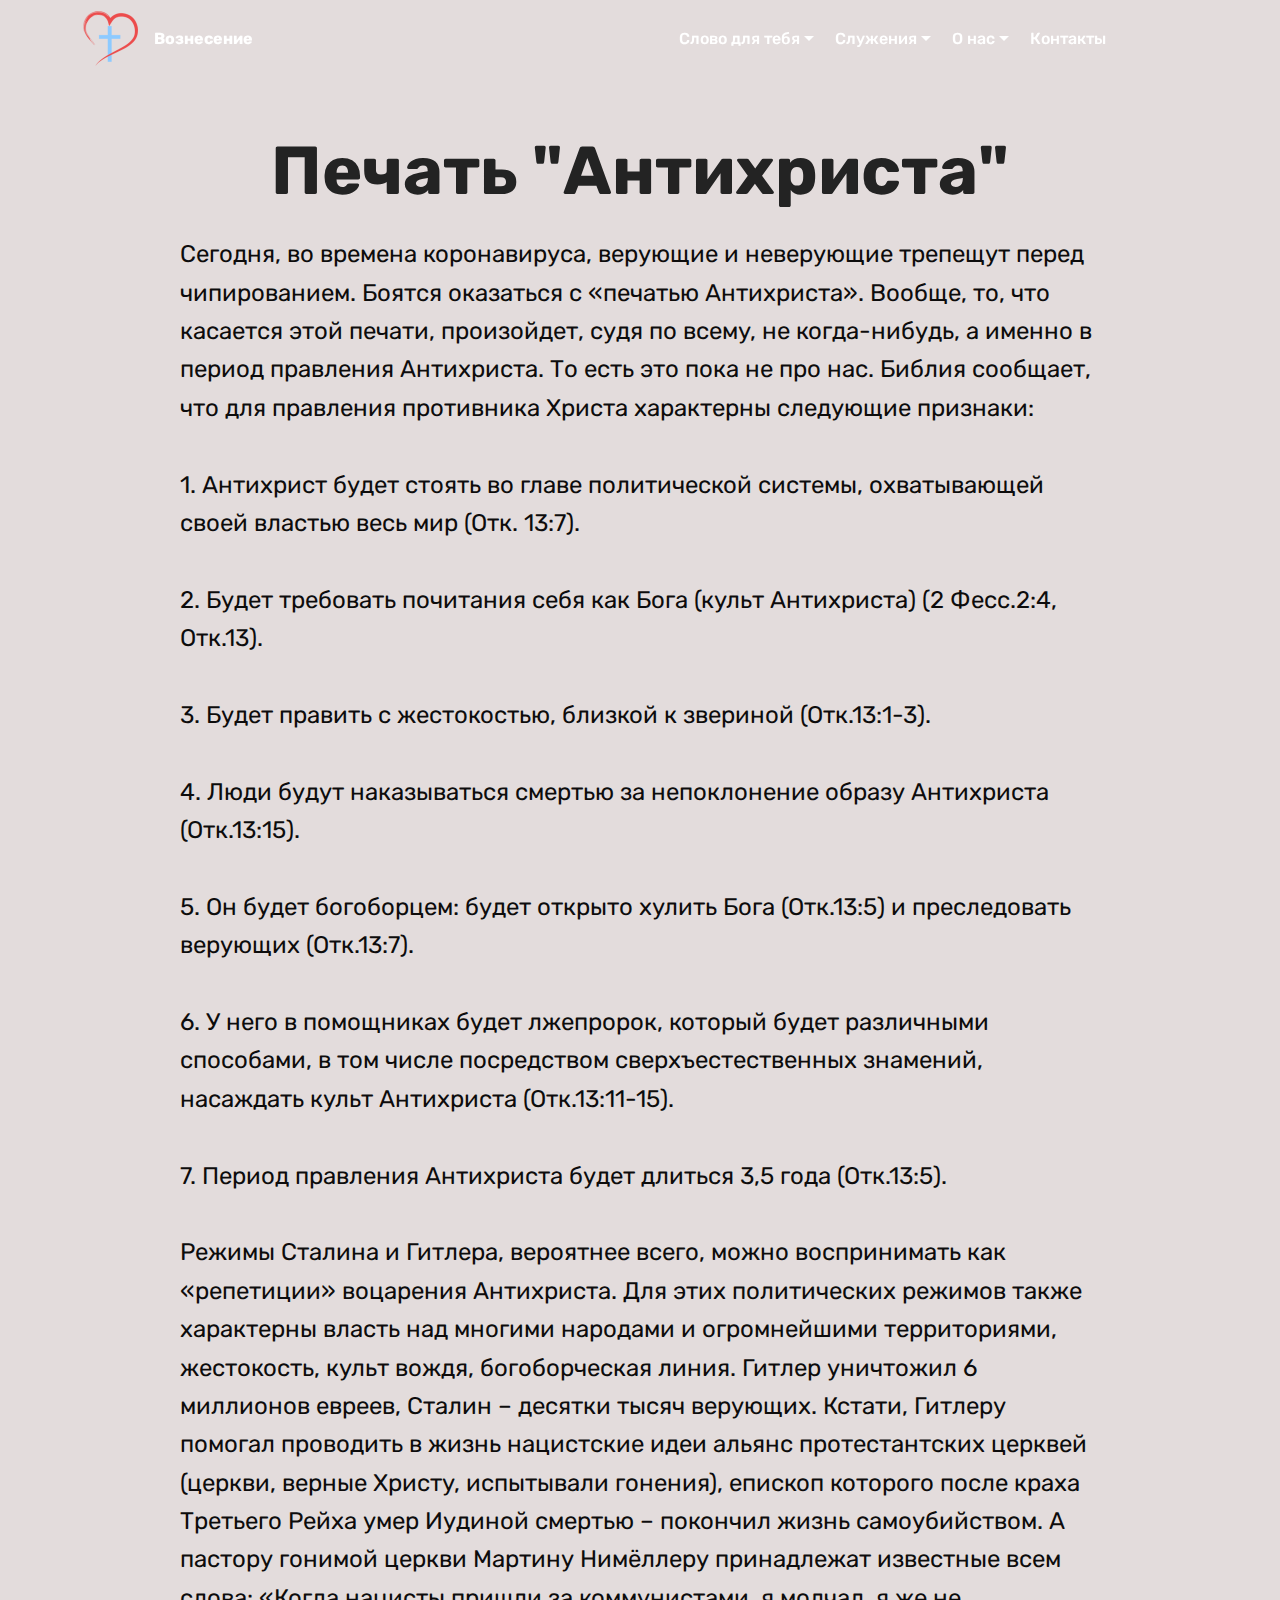
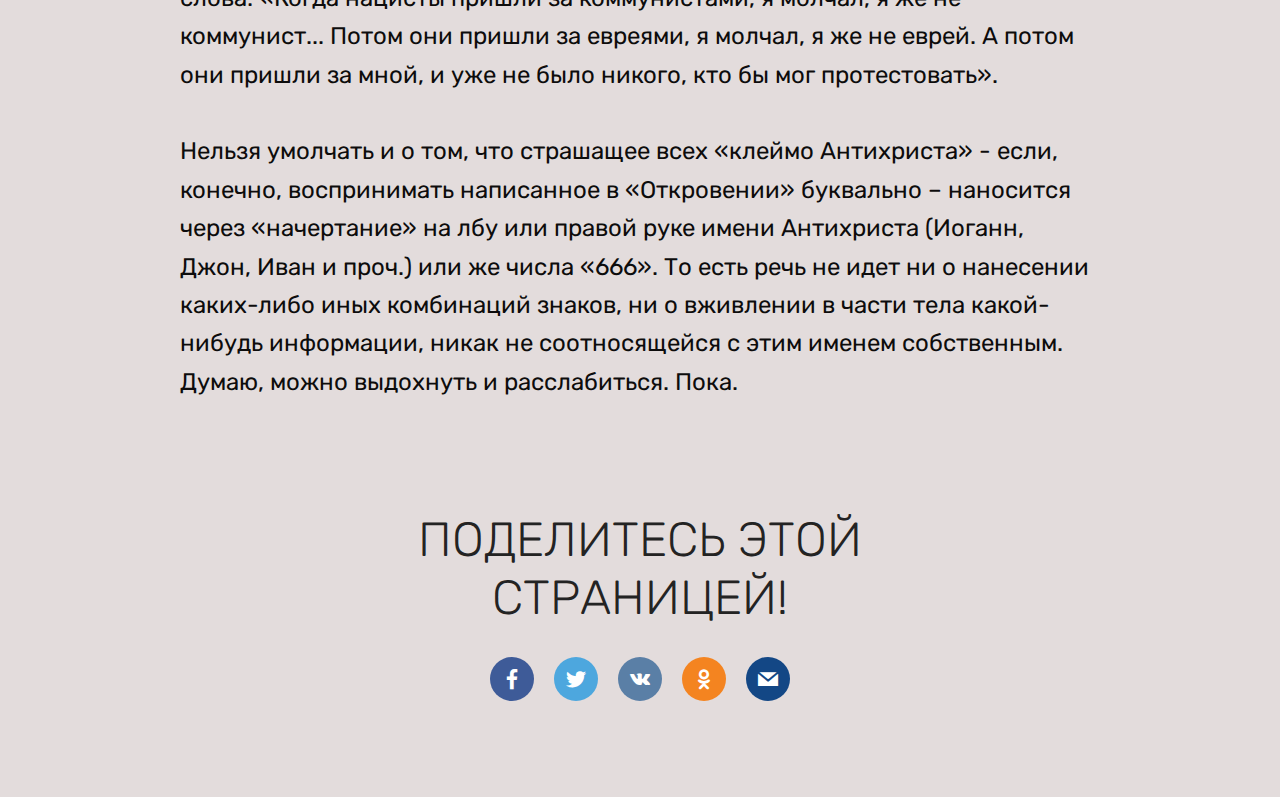
<file: Pechat-Antihrista.html>
<!DOCTYPE html>
<html  >
<head>
  <!-- Site made with Mobirise Website Builder v4.12.4, https://mobirise.com -->
  <meta charset="UTF-8">
  <meta http-equiv="X-UA-Compatible" content="IE=edge">
  <meta name="generator" content="Mobirise v4.12.4, mobirise.com">
  <meta name="viewport" content="width=device-width, initial-scale=1, minimum-scale=1">
  <link rel="shortcut icon" href="assets/images/2432d1c0-6ed2-41c4-b00d-53f3b156f932-200x200-122x122.png" type="image/x-icon">
  <meta name="description" content="Web Site Builder Description  Печать "Антихриста", 666, Христос, Аллилуйя!">
  
  
  <title>Печать "Антихриста"</title>
  <link rel="stylesheet" href="assets/web/assets/mobirise-icons/mobirise-icons.css">
  <link rel="stylesheet" href="assets/bootstrap/css/bootstrap.min.css">
  <link rel="stylesheet" href="assets/bootstrap/css/bootstrap-grid.min.css">
  <link rel="stylesheet" href="assets/bootstrap/css/bootstrap-reboot.min.css">
  <link rel="stylesheet" href="assets/tether/tether.min.css">
  <link rel="stylesheet" href="assets/dropdown/css/style.css">
  <link rel="stylesheet" href="assets/socicon/css/styles.css">
  <link rel="stylesheet" href="assets/theme/css/style.css">
  <link rel="preload" as="style" href="assets/mobirise/css/mbr-additional.css"><link rel="stylesheet" href="assets/mobirise/css/mbr-additional.css" type="text/css">
  
  
  
</head>
<body>
  <section class="menu cid-s437TWD9hF" once="menu" id="menu1-h">

    

    <nav class="navbar navbar-expand beta-menu navbar-dropdown align-items-center navbar-fixed-top navbar-toggleable-sm bg-color transparent">
        <button class="navbar-toggler navbar-toggler-right" type="button" data-toggle="collapse" data-target="#navbarSupportedContent" aria-controls="navbarSupportedContent" aria-expanded="false" aria-label="Toggle navigation">
            <div class="hamburger">
                <span></span>
                <span></span>
                <span></span>
                <span></span>
            </div>
        </button>
        <div class="menu-logo">
            <div class="navbar-brand">
                <span class="navbar-logo">
                    
                         <a href="index.html"><img src="assets/images/2432d1c0-6ed2-41c4-b00d-53f3b156f932-200x200-122x122.png" alt="Mobirise" title="" style="height: 3.8rem;"></a>
                    
                </span>
                <span class="navbar-caption-wrap"><a class="navbar-caption text-white display-4" href="index.html">Вознесение</a></span>
            </div>
        </div>
        <div class="collapse navbar-collapse" id="navbarSupportedContent">
            <ul class="navbar-nav nav-dropdown nav-right" data-app-modern-menu="true"><li class="nav-item dropdown"><a class="nav-link link dropdown-toggle text-white display-4" href="index.html" aria-expanded="false" data-toggle="dropdown-submenu">Слово для тебя</a><div class="dropdown-menu"><a class="dropdown-item text-white display-4" href="https://bible.by/" aria-expanded="false" target="_blank">Библия</a><div class="dropdown"><a class="dropdown-item dropdown-toggle text-white display-4" href="https://mobirise.co" aria-expanded="false" data-toggle="dropdown-submenu">Информресурсы ЕХБ</a><div class="dropdown-menu dropdown-submenu"><a class="dropdown-item text-white display-4" href="https://baptist.org.ru/" aria-expanded="false" target="_blank">Баптист.орг</a><a class="dropdown-item text-white display-4" href="http://www.word4you.ru/" aria-expanded="false" target="_blank">Слово для тебя</a></div></div><a class="dropdown-item text-white display-4" href="https://azbyka.ru/" aria-expanded="false" target="_blank">Азбука.ру</a><a class="dropdown-item text-white display-4" href="page3.html" aria-expanded="false">Статьи&nbsp;</a></div></li><li class="nav-item dropdown"><a class="nav-link link dropdown-toggle text-white display-4" href="Cerkov-Voznesenie.html" data-toggle="dropdown-submenu" aria-expanded="false">Служения</a><div class="dropdown-menu"><a class="dropdown-item text-white display-4" href="Raspisanie-bogosluzhenij.html">Расписание служений<br></a><a class="dropdown-item text-white display-4" href="Vidy-sluzhenij.html">Виды служений<br></a></div></li><li class="nav-item dropdown"><a class="nav-link link dropdown-toggle text-white display-4" href="index.html" data-toggle="dropdown-submenu" aria-expanded="false">О нас</a><div class="dropdown-menu"><a class="dropdown-item text-white display-4" href="Verouchenie-EKHB.html">Вероучение<br></a><a class="dropdown-item text-white display-4" href="Istoriya-cerkvi.html">История церкви<br></a><a class="dropdown-item text-white display-4" href="page2.html">Пастор церкви</a><a class="dropdown-item text-white display-4" href="Cerkov-v-licah.html">Церковь в лицах</a></div></li>
                <li class="nav-item">
                    <a class="nav-link link text-white display-4" href="Kontakty.html">Контакты &nbsp; &nbsp; &nbsp; &nbsp; &nbsp; &nbsp; &nbsp; &nbsp; &nbsp; &nbsp;&nbsp;</a>
                </li></ul>
            
        </div>
    </nav>
</section>

<section class="engine"><a href="https://mobirise.info/a">online web builder</a></section><section class="cid-s43buKpxtJ mbr-fullscreen" id="header2-k">

    

    

    <div class="container align-center">
        <div class="row justify-content-md-center">
            <div class="mbr-white col-md-10">
                <h1 class="mbr-section-title mbr-bold pb-3 mbr-fonts-style display-1"><br>Печать "Антихриста"</h1>
                
                <p class="mbr-text pb-3 mbr-fonts-style display-5">Сегодня, во времена коронавируса, верующие и неверующие трепещут перед чипированием. Боятся оказаться с «печатью Антихриста». Вообще, то, что касается этой печати, произойдет, судя по всему, не когда-нибудь, а именно в период правления Антихриста. То есть это пока не про нас. Библия сообщает, что для правления противника Христа характерны следующие признаки: 
<br>
<br>1. Антихрист будет стоять во главе политической системы, охватывающей своей властью весь мир (Отк. 13:7). 
<br>
<br>2. Будет требовать почитания себя как Бога (культ Антихриста) (2 Фесс.2:4, Отк.13). 
<br>
<br>3. Будет править с жестокостью, близкой к звериной (Отк.13:1-3). 
<br>
<br>4. Люди будут наказываться смертью за непоклонение образу Антихриста (Отк.13:15). 
<br>
<br>5. Он будет богоборцем: будет открыто хулить Бога (Отк.13:5) и преследовать верующих (Отк.13:7). 
<br>
<br>6. У него в помощниках будет лжепророк, который будет различными способами, в том числе посредством сверхъестественных знамений, насаждать культ Антихриста (Отк.13:11-15). 
<br>
<br>7. Период правления Антихриста будет длиться 3,5 года (Отк.13:5). 
<br>
<br>Режимы Сталина и Гитлера, вероятнее всего, можно воспринимать как «репетиции» воцарения Антихриста. Для этих политических режимов также характерны власть над многими народами и огромнейшими территориями, жестокость, культ вождя, богоборческая линия. Гитлер уничтожил 6 миллионов евреев, Сталин – десятки тысяч верующих. Кстати, Гитлеру помогал проводить в жизнь нацистские идеи альянс протестантских церквей (церкви, верные Христу, испытывали гонения), епископ которого после краха Третьего Рейха умер Иудиной смертью – покончил жизнь самоубийством. А пастору гонимой церкви Мартину Нимёллеру принадлежат известные всем слова: «Когда нацисты пришли за коммунистами, я молчал, я же не коммунист... Потом они пришли за евреями, я молчал, я же не еврей. А потом они пришли за мной, и уже не было никого, кто бы мог протестовать». 
<br>
<br>Нельзя умолчать и о том, что страшащее всех «клеймо Антихриста» - если, конечно, воспринимать написанное в «Откровении» буквально – наносится через «начертание» на лбу или правой руке имени Антихриста (Иоганн, Джон, Иван и проч.) или же числа «666». То есть речь не идет ни о нанесении каких-либо иных комбинаций знаков, ни о вживлении в части тела какой-нибудь информации, никак не соотносящейся с этим именем собственным. Думаю, можно выдохнуть и расслабиться. Пока.</p>
                
            </div>
        </div>
    </div>
    
</section>

<section class="cid-s44hw3kUnE" id="social-buttons3-13">
    
    

    

    <div class="container">
        <div class="media-container-row">
            <div class="col-md-8 align-center">
                <h2 class="pb-3 mbr-section-title mbr-fonts-style display-2">
                    ПОДЕЛИТЕСЬ ЭТОЙ СТРАНИЦЕЙ!
                </h2>
                <div>
                    <div class="mbr-social-likes">
                        <span class="btn btn-social socicon-bg-facebook facebook mx-2" title="Поделиться в Facebook">
                            <i class="socicon socicon-facebook"></i>
                        </span>
                        <span class="btn btn-social twitter socicon-bg-twitter mx-2" title="Поделиться в Twitter">
                            <i class="socicon socicon-twitter"></i>
                        </span>
                        <span class="btn btn-social vkontakte socicon-bg-vkontakte mx-2" title="Поделиться в VK">
                            <i class="socicon socicon-vkontakte"></i>
                        </span>
                        <span class="btn btn-social odnoklassniki socicon-bg-odnoklassniki mx-2" title="Поделиться в OK">
                            <i class="socicon socicon-odnoklassniki"></i>
                        </span>
                        
                        <span class="btn btn-social mailru socicon-bg-mail mx-2" title="Поделиться в Mail.ru">
                            <i class="socicon socicon-mail"></i>
                        </span>
                    </div>
                </div>
            </div>
        </div>
    </div>
</section>


  <script src="assets/web/assets/jquery/jquery.min.js"></script>
  <script src="assets/popper/popper.min.js"></script>
  <script src="assets/bootstrap/js/bootstrap.min.js"></script>
  <script src="assets/tether/tether.min.js"></script>
  <script src="assets/dropdown/js/nav-dropdown.js"></script>
  <script src="assets/dropdown/js/navbar-dropdown.js"></script>
  <script src="assets/touchswipe/jquery.touch-swipe.min.js"></script>
  <script src="assets/sociallikes/social-likes.js"></script>
  <script src="assets/smoothscroll/smooth-scroll.js"></script>
  <script src="assets/theme/js/script.js"></script>
  
  
</body>
</html>
</file>
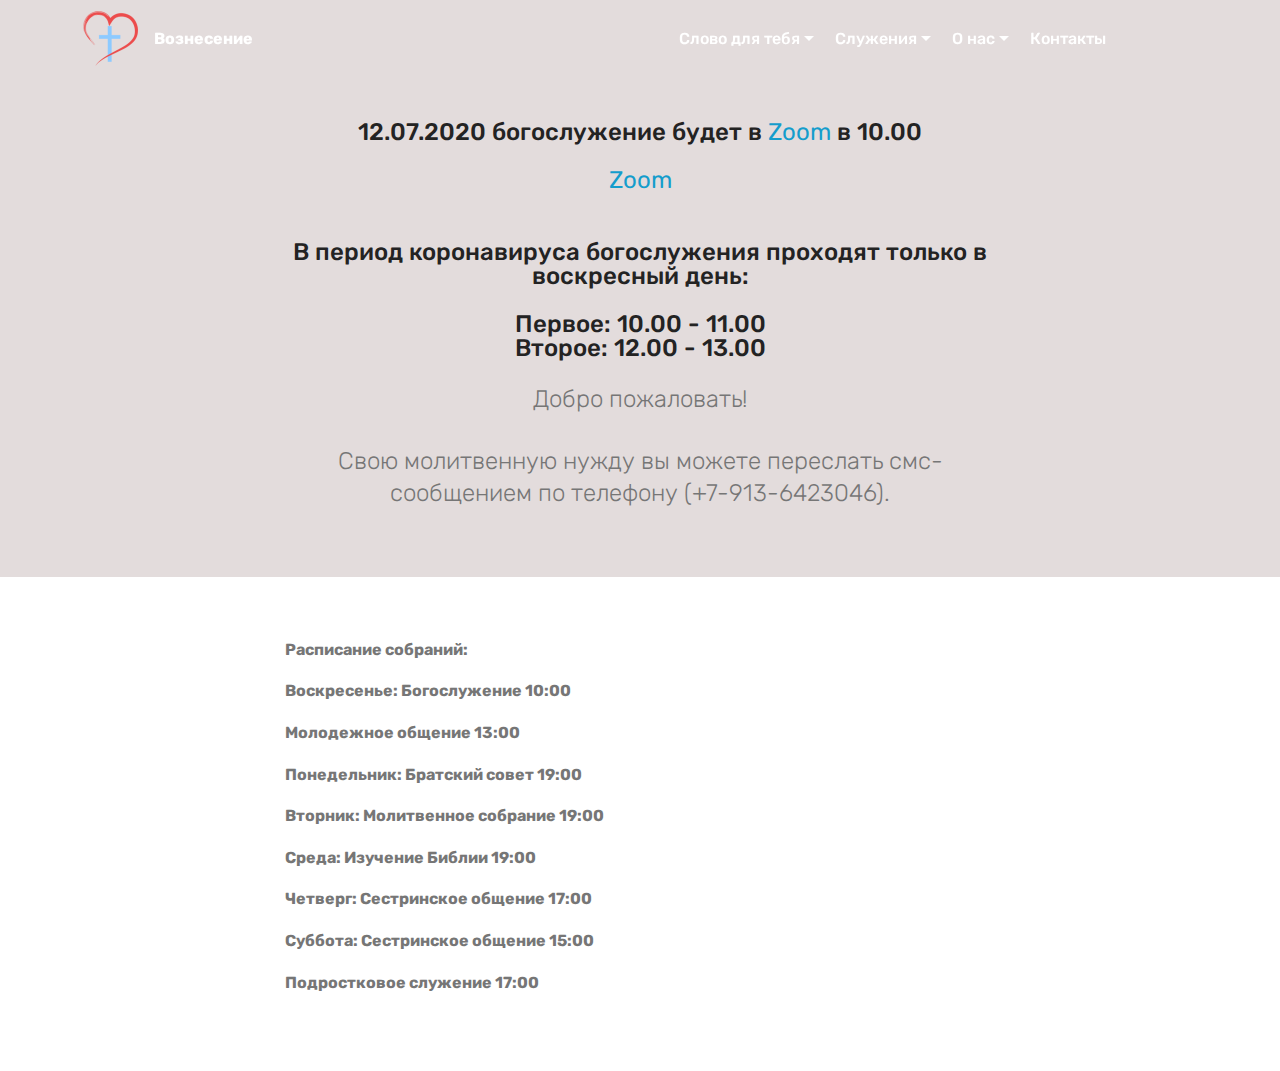
<file: Raspisanie-bogosluzhenij.html>
<!DOCTYPE html>
<html  >
<head>
  <!-- Site made with Mobirise Website Builder v4.12.4, https://mobirise.com -->
  <meta charset="UTF-8">
  <meta http-equiv="X-UA-Compatible" content="IE=edge">
  <meta name="generator" content="Mobirise v4.12.4, mobirise.com">
  <meta name="viewport" content="width=device-width, initial-scale=1, minimum-scale=1">
  <link rel="shortcut icon" href="assets/images/2432d1c0-6ed2-41c4-b00d-53f3b156f932-200x200-122x122.png" type="image/x-icon">
  <meta name="description" content="Web Page Builder Description  Расписание богослужений">
  
  
  <title>Расписание богослужений</title>
  <link rel="stylesheet" href="assets/web/assets/mobirise-icons/mobirise-icons.css">
  <link rel="stylesheet" href="assets/bootstrap/css/bootstrap.min.css">
  <link rel="stylesheet" href="assets/bootstrap/css/bootstrap-grid.min.css">
  <link rel="stylesheet" href="assets/bootstrap/css/bootstrap-reboot.min.css">
  <link rel="stylesheet" href="assets/tether/tether.min.css">
  <link rel="stylesheet" href="assets/dropdown/css/style.css">
  <link rel="stylesheet" href="assets/theme/css/style.css">
  <link rel="preload" as="style" href="assets/mobirise/css/mbr-additional.css"><link rel="stylesheet" href="assets/mobirise/css/mbr-additional.css" type="text/css">
  
  
  
</head>
<body>
  <section class="menu cid-s437TWD9hF" once="menu" id="menu1-r">

    

    <nav class="navbar navbar-expand beta-menu navbar-dropdown align-items-center navbar-fixed-top navbar-toggleable-sm bg-color transparent">
        <button class="navbar-toggler navbar-toggler-right" type="button" data-toggle="collapse" data-target="#navbarSupportedContent" aria-controls="navbarSupportedContent" aria-expanded="false" aria-label="Toggle navigation">
            <div class="hamburger">
                <span></span>
                <span></span>
                <span></span>
                <span></span>
            </div>
        </button>
        <div class="menu-logo">
            <div class="navbar-brand">
                <span class="navbar-logo">
                    
                         <a href="index.html"><img src="assets/images/2432d1c0-6ed2-41c4-b00d-53f3b156f932-200x200-122x122.png" alt="Mobirise" title="" style="height: 3.8rem;"></a>
                    
                </span>
                <span class="navbar-caption-wrap"><a class="navbar-caption text-white display-4" href="index.html">Вознесение</a></span>
            </div>
        </div>
        <div class="collapse navbar-collapse" id="navbarSupportedContent">
            <ul class="navbar-nav nav-dropdown nav-right" data-app-modern-menu="true"><li class="nav-item dropdown"><a class="nav-link link dropdown-toggle text-white display-4" href="index.html" aria-expanded="false" data-toggle="dropdown-submenu">Слово для тебя</a><div class="dropdown-menu"><a class="dropdown-item text-white display-4" href="https://bible.by/" aria-expanded="false" target="_blank">Библия</a><div class="dropdown"><a class="dropdown-item dropdown-toggle text-white display-4" href="https://mobirise.co" aria-expanded="false" data-toggle="dropdown-submenu">Информресурсы ЕХБ</a><div class="dropdown-menu dropdown-submenu"><a class="dropdown-item text-white display-4" href="https://baptist.org.ru/" aria-expanded="false" target="_blank">Баптист.орг</a><a class="dropdown-item text-white display-4" href="http://www.word4you.ru/" aria-expanded="false" target="_blank">Слово для тебя</a></div></div><a class="dropdown-item text-white display-4" href="https://azbyka.ru/" aria-expanded="false" target="_blank">Азбука.ру</a><a class="dropdown-item text-white display-4" href="page3.html" aria-expanded="false">Статьи&nbsp;</a></div></li><li class="nav-item dropdown"><a class="nav-link link dropdown-toggle text-white display-4" href="Cerkov-Voznesenie.html" data-toggle="dropdown-submenu" aria-expanded="false">Служения</a><div class="dropdown-menu"><a class="dropdown-item text-white display-4" href="Raspisanie-bogosluzhenij.html">Расписание служений<br></a><a class="dropdown-item text-white display-4" href="Vidy-sluzhenij.html">Виды служений<br></a></div></li><li class="nav-item dropdown"><a class="nav-link link dropdown-toggle text-white display-4" href="index.html" data-toggle="dropdown-submenu" aria-expanded="false">О нас</a><div class="dropdown-menu"><a class="dropdown-item text-white display-4" href="Verouchenie-EKHB.html">Вероучение<br></a><a class="dropdown-item text-white display-4" href="Istoriya-cerkvi.html">История церкви<br></a><a class="dropdown-item text-white display-4" href="page2.html">Пастор церкви</a><a class="dropdown-item text-white display-4" href="Cerkov-v-licah.html">Церковь в лицах</a></div></li>
                <li class="nav-item">
                    <a class="nav-link link text-white display-4" href="Kontakty.html">Контакты &nbsp; &nbsp; &nbsp; &nbsp; &nbsp; &nbsp; &nbsp; &nbsp; &nbsp; &nbsp;&nbsp;</a>
                </li></ul>
            
        </div>
    </nav>
</section>

<section class="engine"><a href="https://mobirise.info/s">bootstrap themes</a></section><section class="mbr-section content4 cid-s43iBrHayz" id="content4-u">

    

    <div class="container">
        <div class="media-container-row">
            <div class="title col-12 col-md-8">
                <h2 class="align-center pb-3 mbr-fonts-style display-5">12.07.2020 богослужение будет в&nbsp;<a href="https://us04web.zoom.us/j/71683725742?pwd=c2l3MUdXOEtPQk9NbGVtK0ozUHJxUT09">Zoom</a>&nbsp;в 10.00<br><br><div>
</div><div><span style="color: inherit; font-size: 1.5rem;">&nbsp;<a href="https://us04web.zoom.us/j/78304985407?pwd=WUtiejkzQ0pwck9sZVdQUEhuYTR2QT09">Zoom&nbsp;</a></span><br></div><div><br></div><div><br>В период коронавируса богослужения проходят только в воскресный день:<br><br>Первое: 10.00 - 11.00<br>Второе: 12.00 - 13.00</div></h2>
                <h3 class="mbr-section-subtitle align-center mbr-light mbr-fonts-style display-5">Добро пожаловать!<br><br>Свою молитвенную нужду вы можете переслать смс-сообщением по телефону (+7-913-6423046).
                </h3>
                
            </div>
        </div>
    </div>
</section>

<section class="mbr-section article content1 cid-s43iCrkryk" id="content1-v">
    
     

    <div class="container">
        <div class="media-container-row">
            <div class="mbr-text col-12 mbr-fonts-style display-7 col-md-8"><p><strong>Расписание собраний:
</strong></p><p><strong>Воскресенье: Богослужение 10:00
</strong></p><p><strong>Молодежное общение 13:00
</strong></p><p><strong>Понедельник: Братский совет 19:00
</strong></p><p><strong>Вторник: Молитвенное собрание 19:00
</strong></p><p><strong>Среда: Изучение Библии 19:00
</strong></p><p><strong>Четверг: Сестринское общение 17:00
</strong></p><p><strong>Суббота: Сестринское общение 15:00
</strong></p><p><strong>Подростковое служение 17:00</strong></p></div>
        </div>
    </div>
</section>


  <script src="assets/web/assets/jquery/jquery.min.js"></script>
  <script src="assets/popper/popper.min.js"></script>
  <script src="assets/bootstrap/js/bootstrap.min.js"></script>
  <script src="assets/tether/tether.min.js"></script>
  <script src="assets/smoothscroll/smooth-scroll.js"></script>
  <script src="assets/dropdown/js/nav-dropdown.js"></script>
  <script src="assets/dropdown/js/navbar-dropdown.js"></script>
  <script src="assets/touchswipe/jquery.touch-swipe.min.js"></script>
  <script src="assets/theme/js/script.js"></script>
  
  
</body>
</html>
</file>
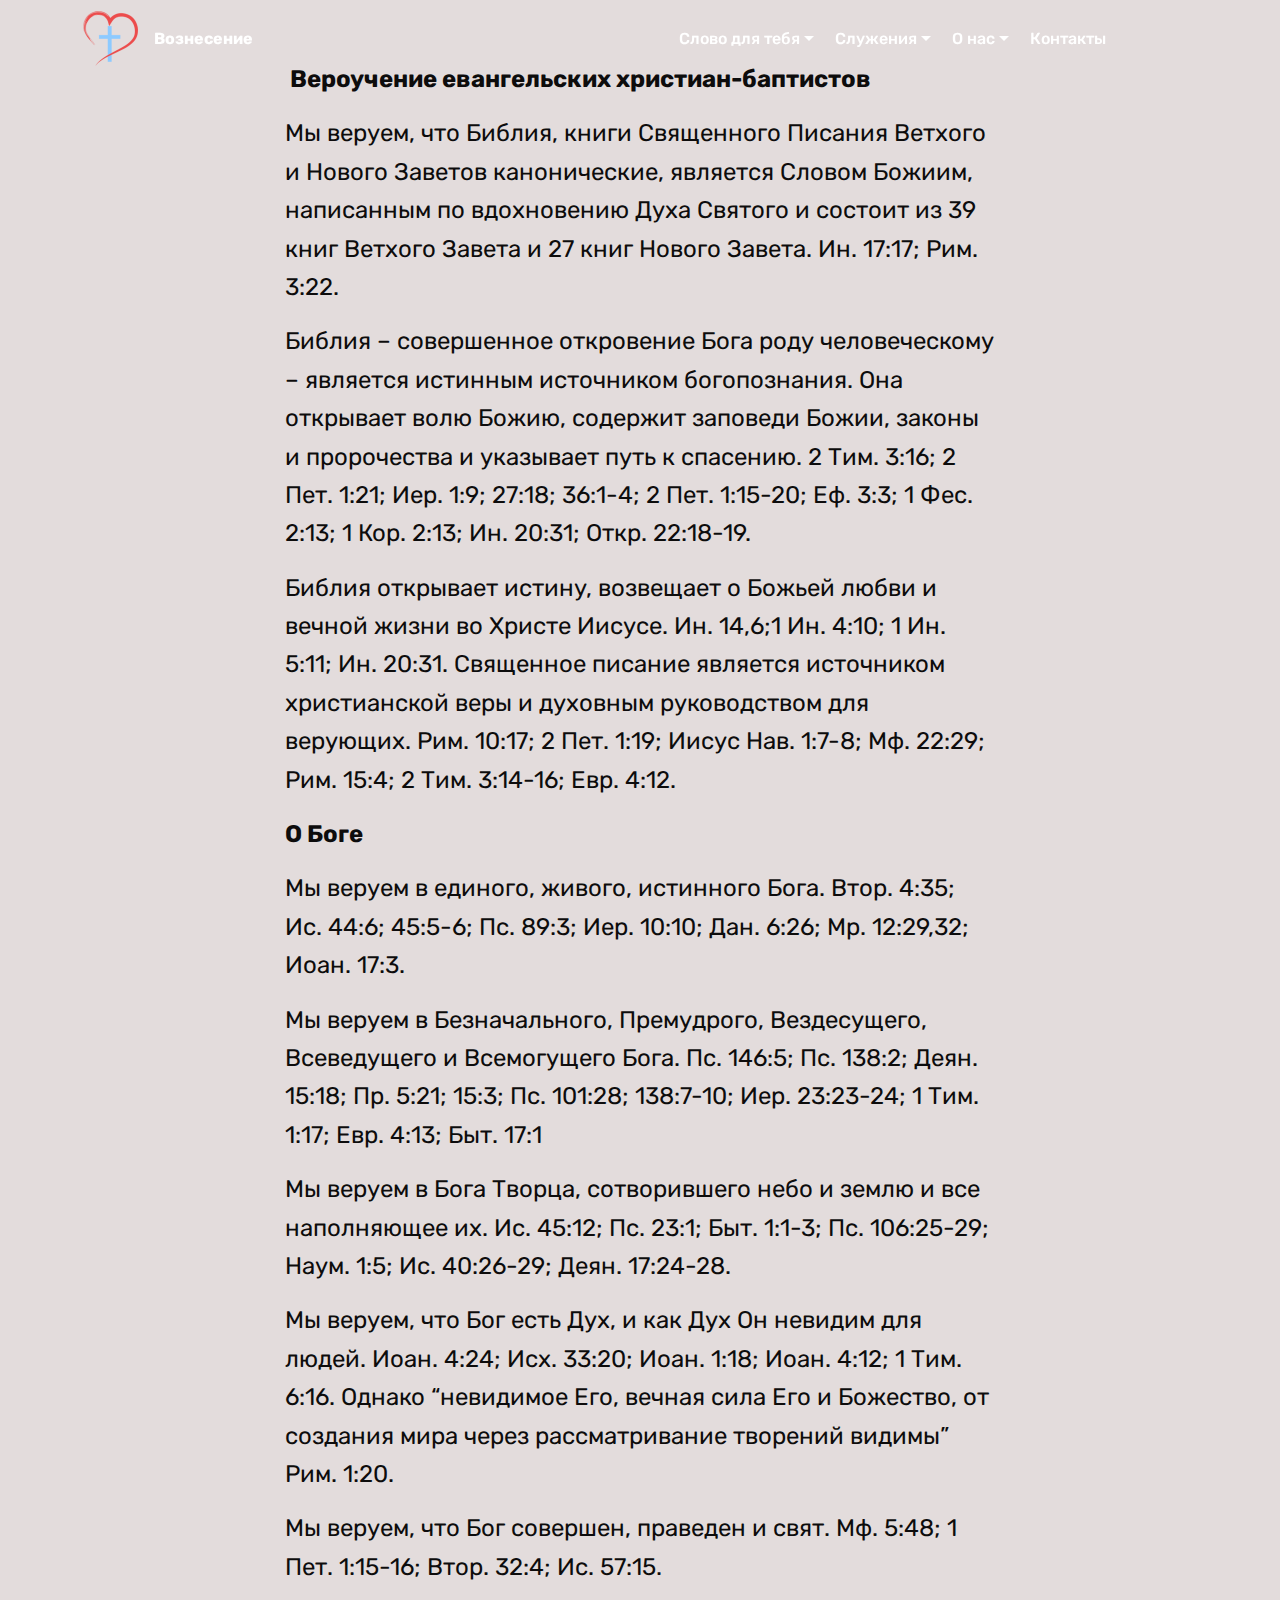
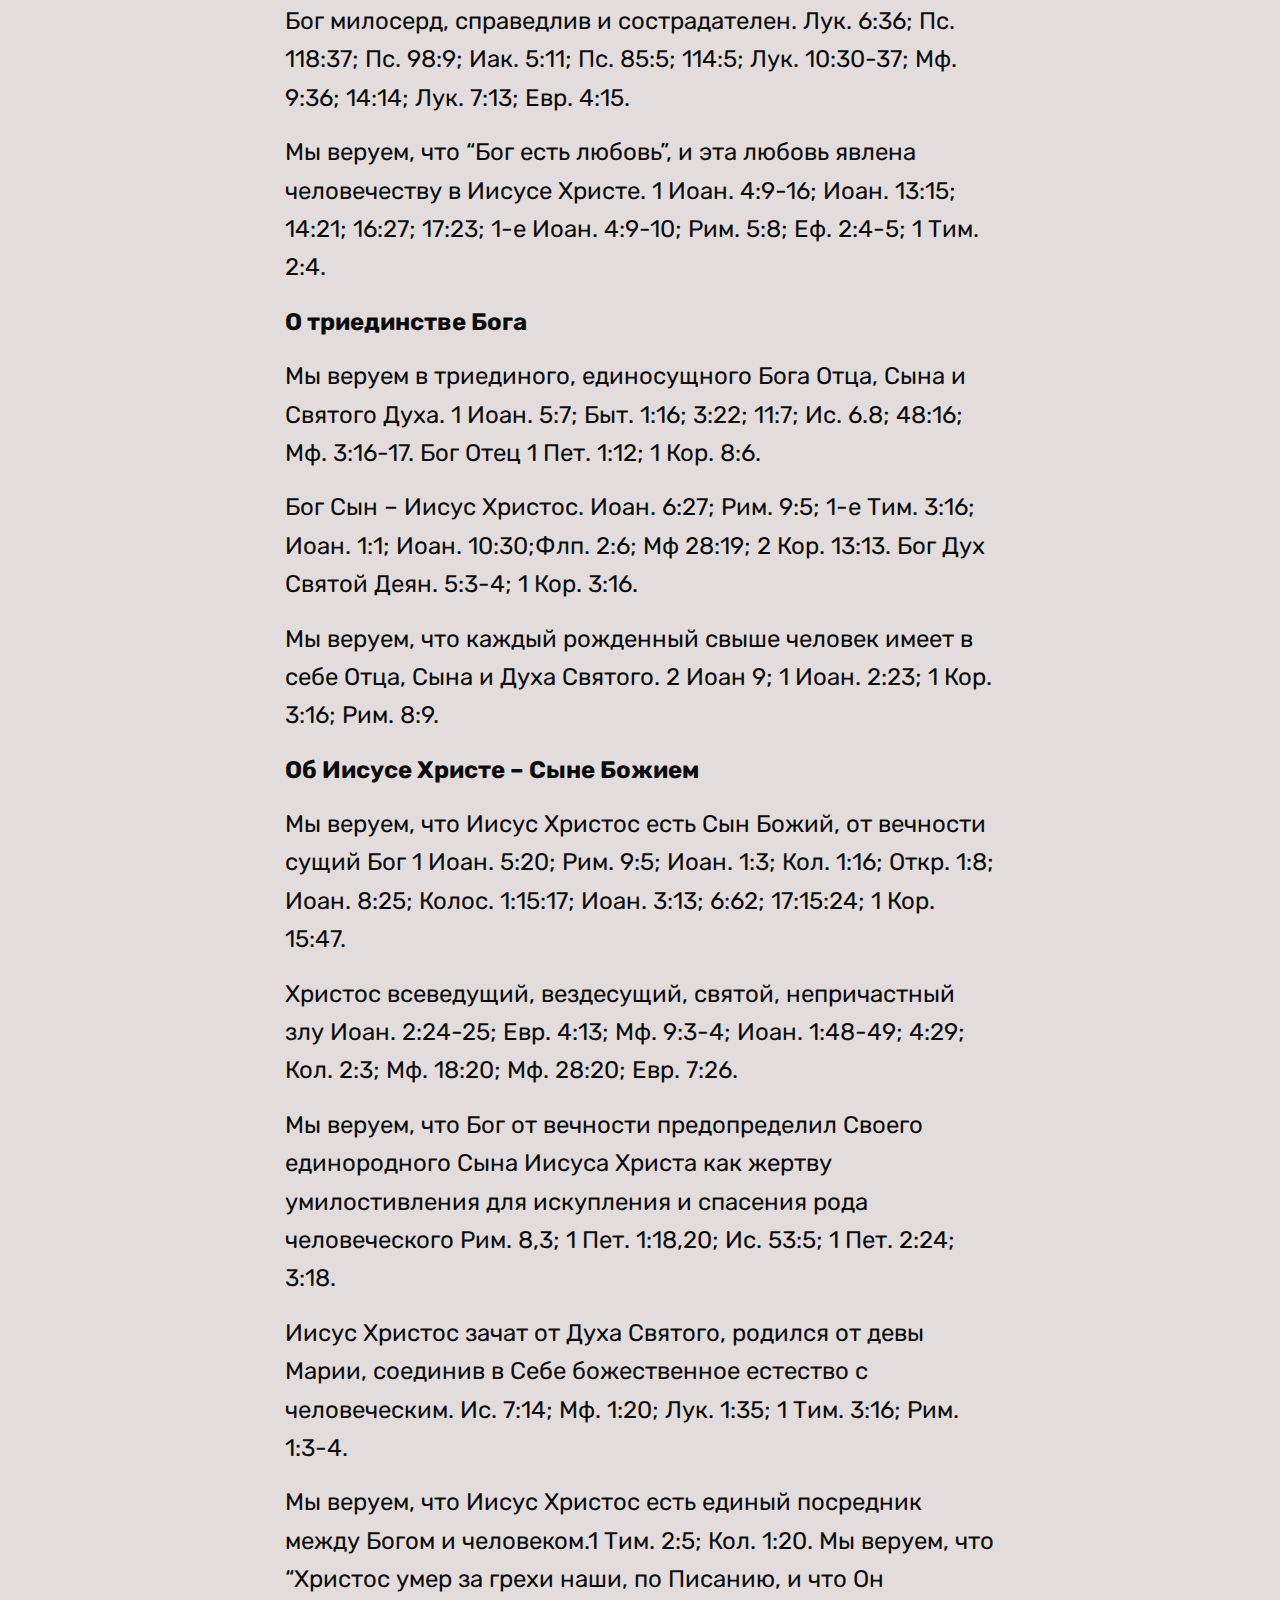
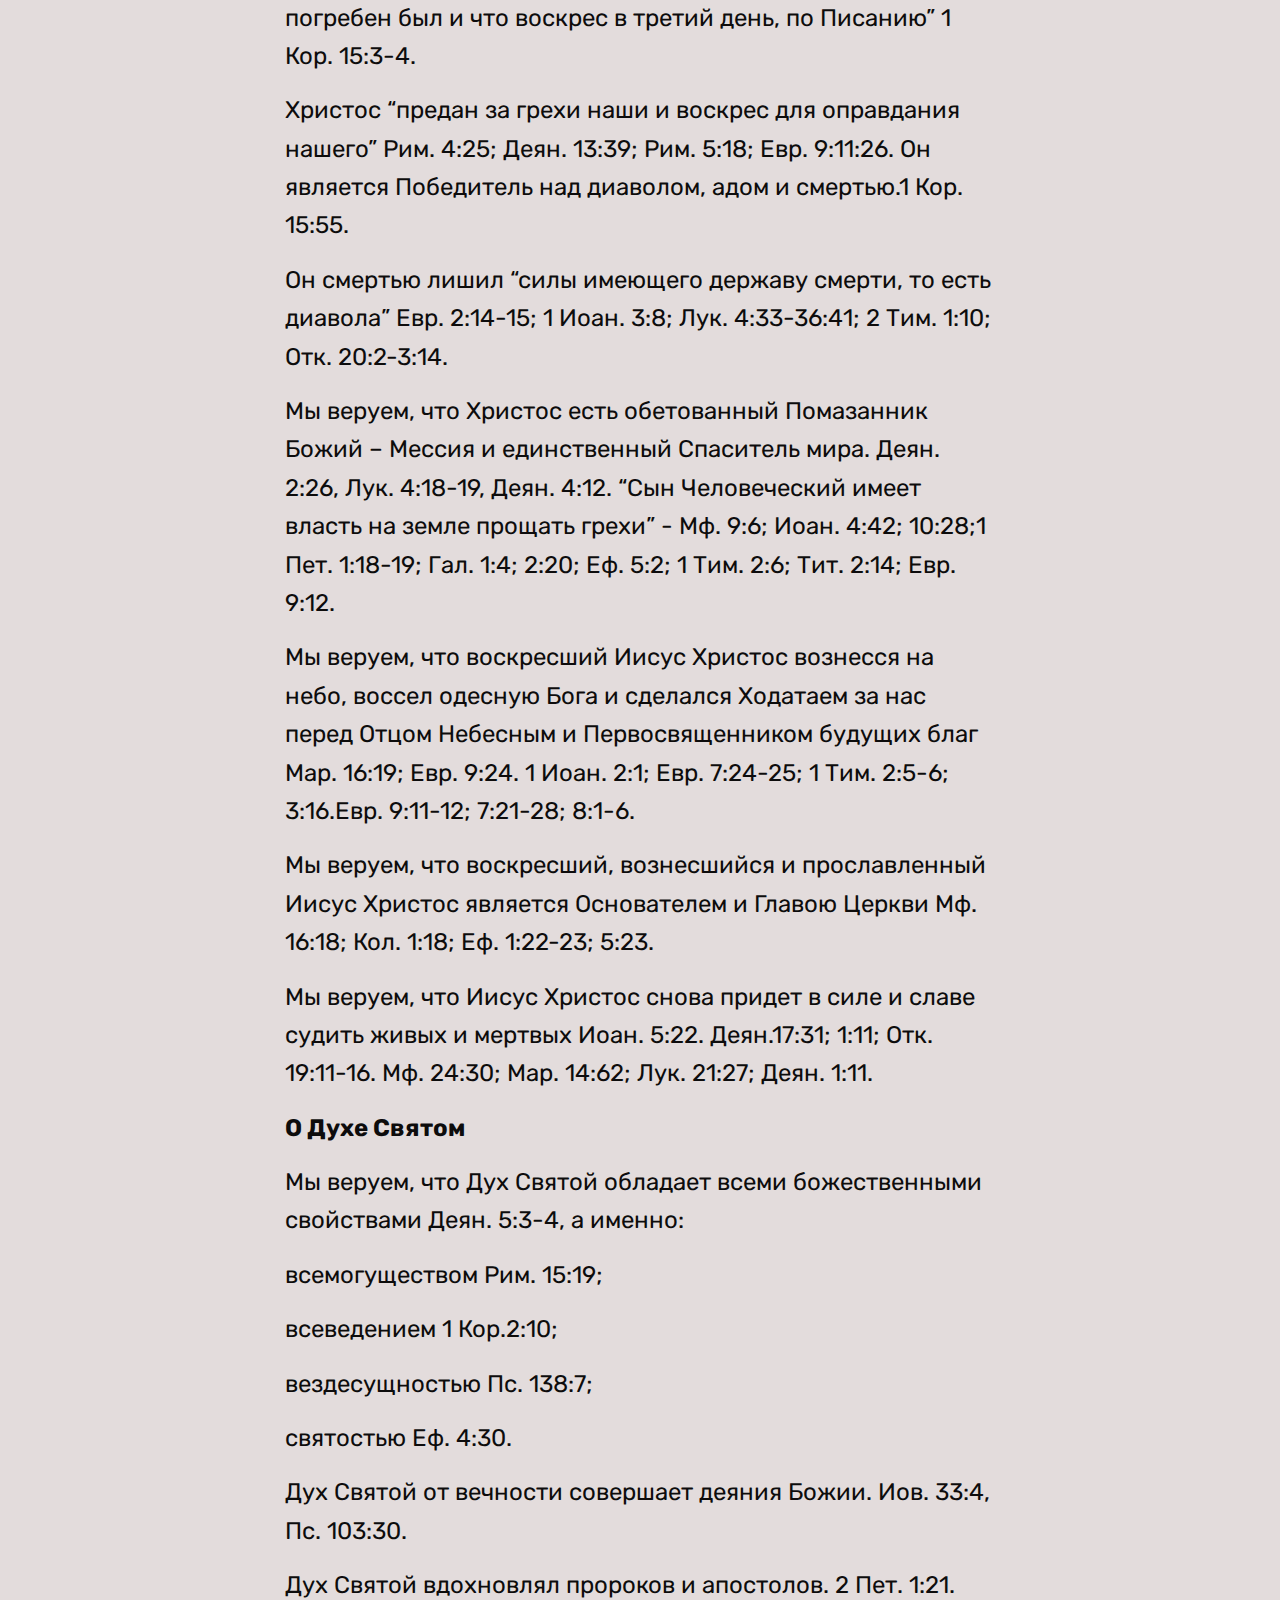
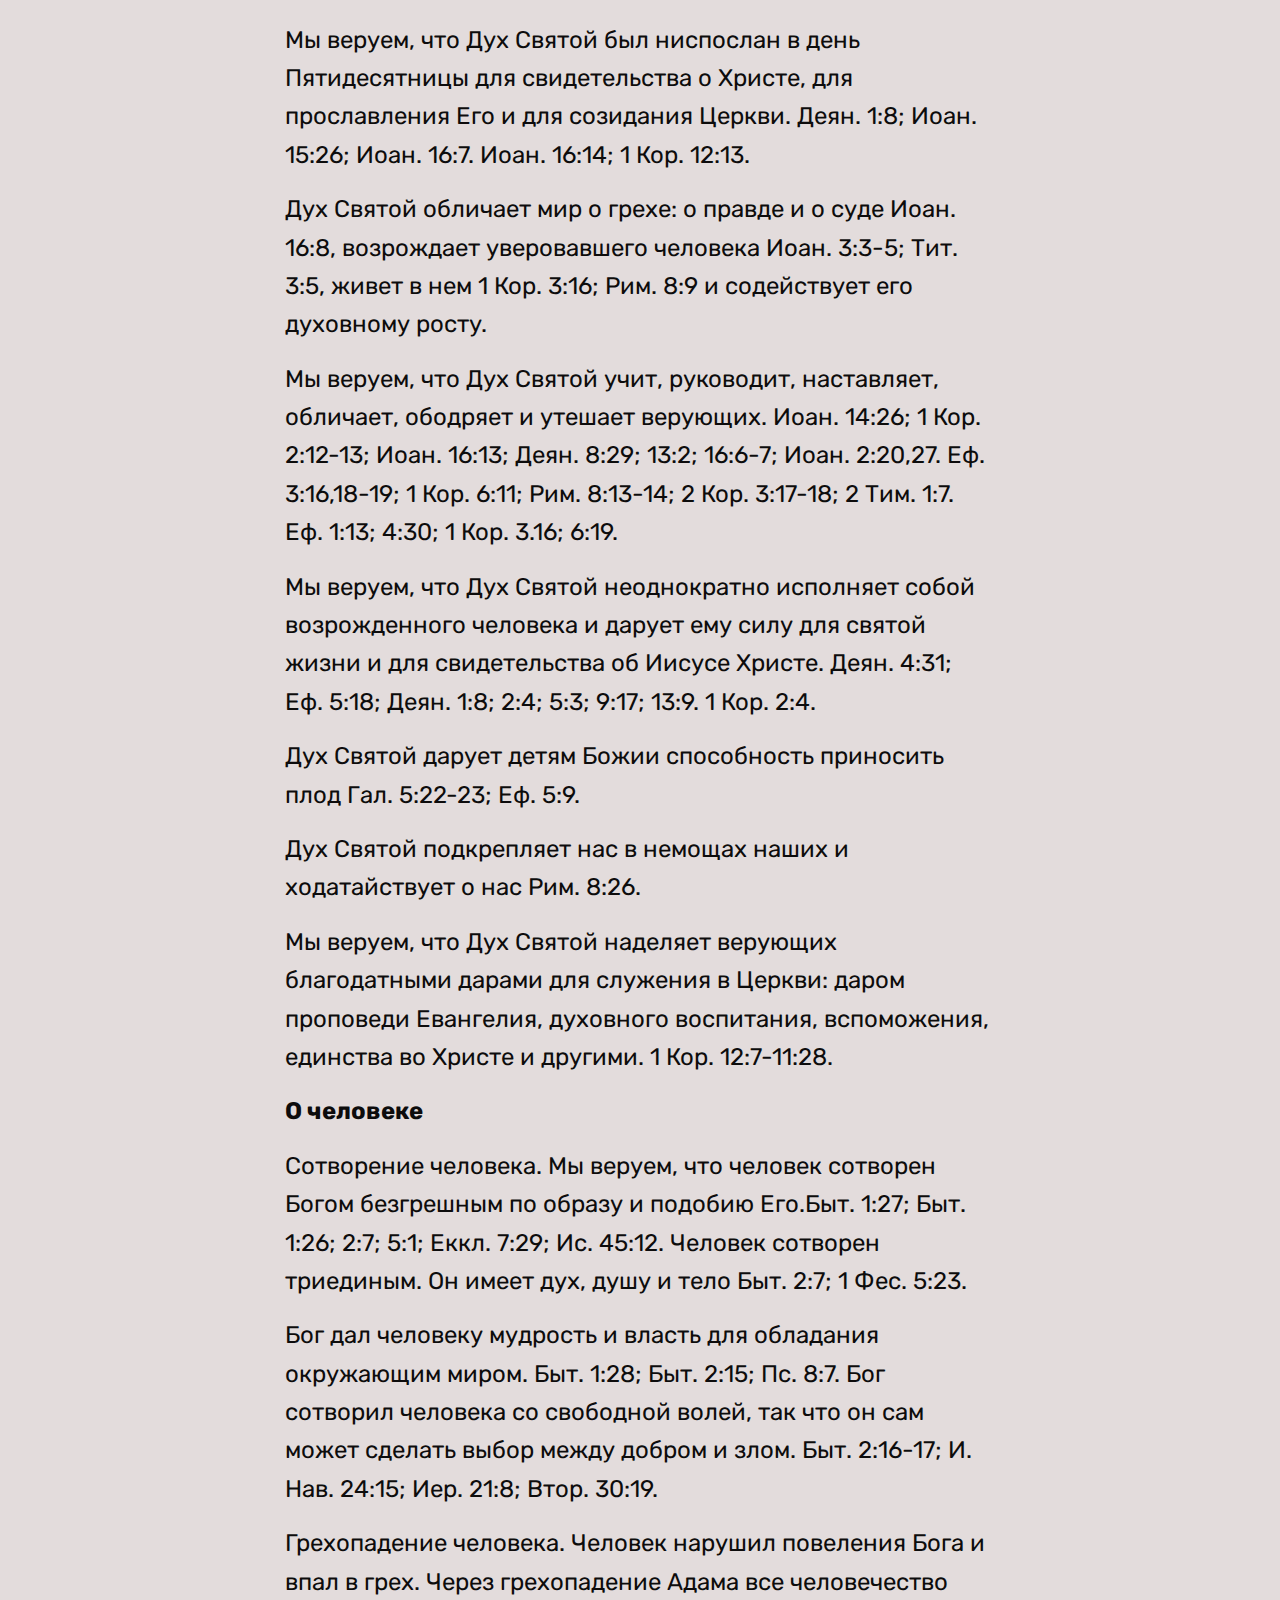
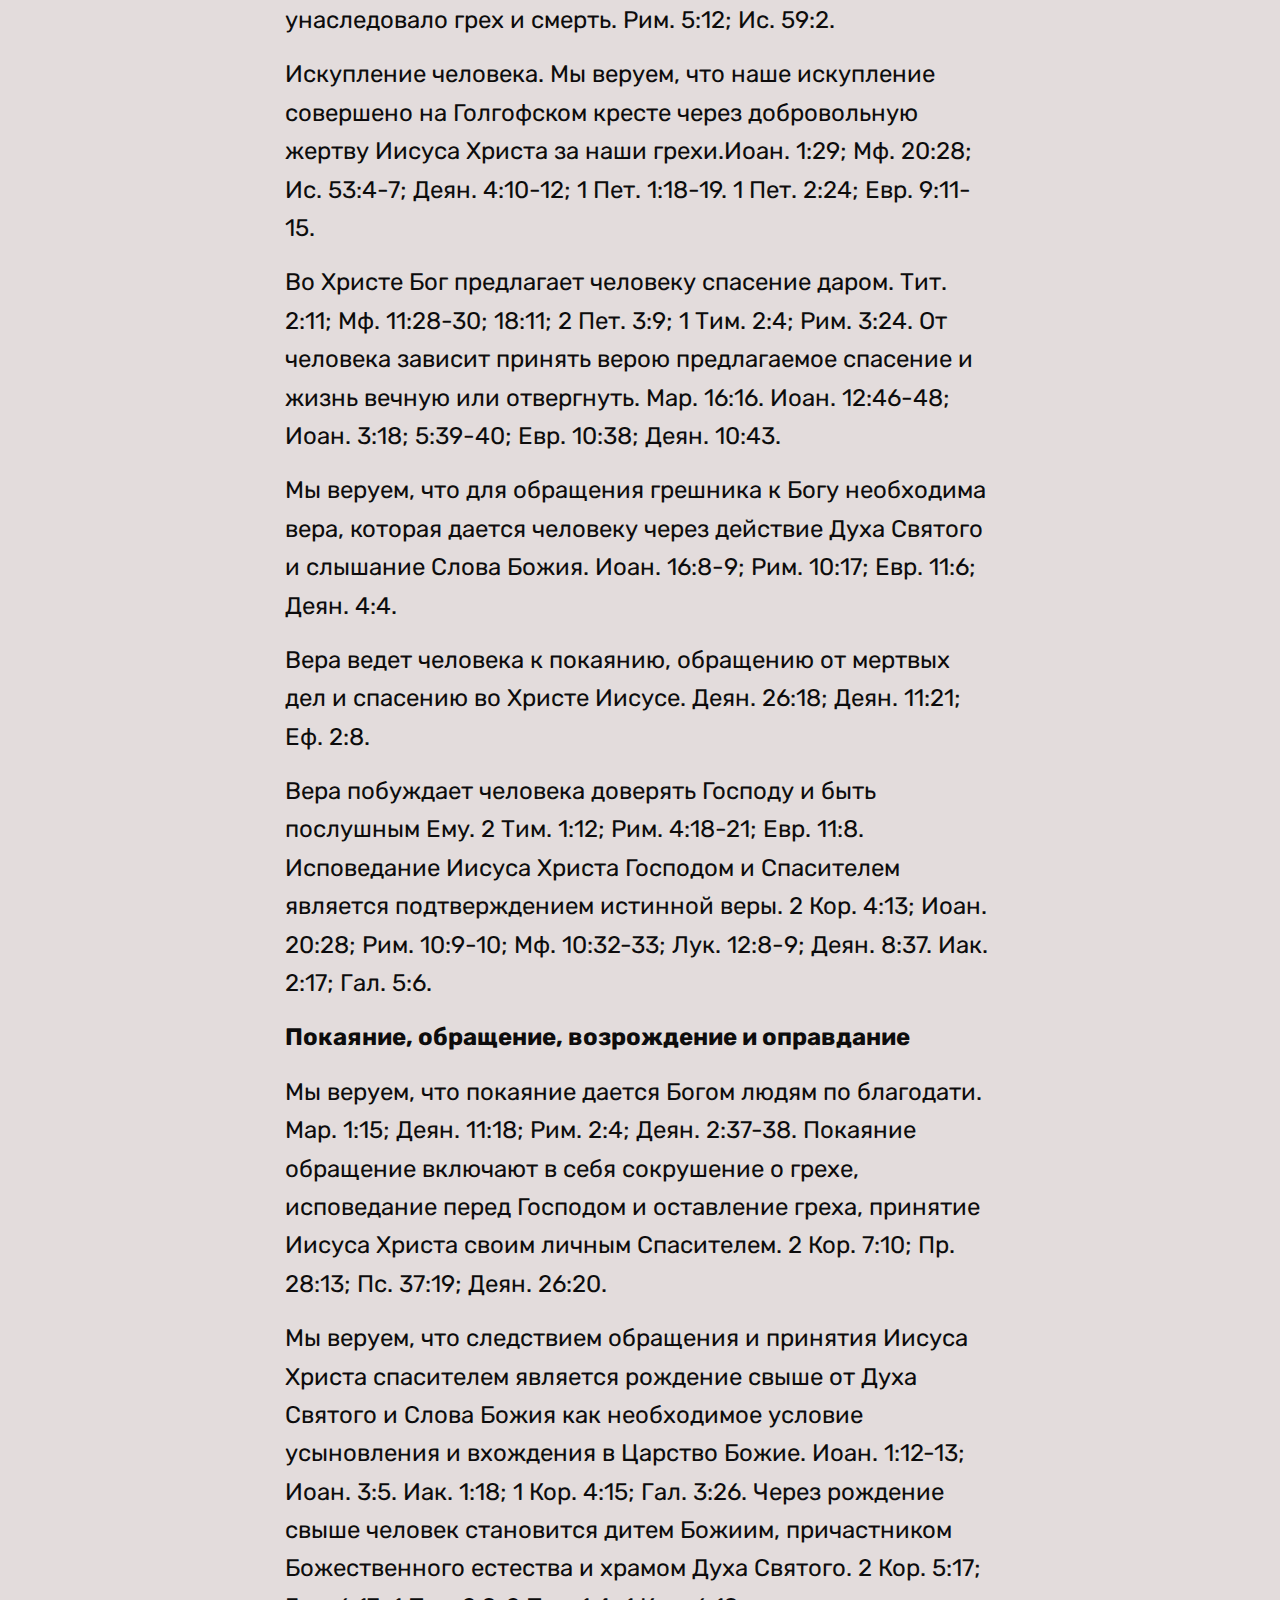
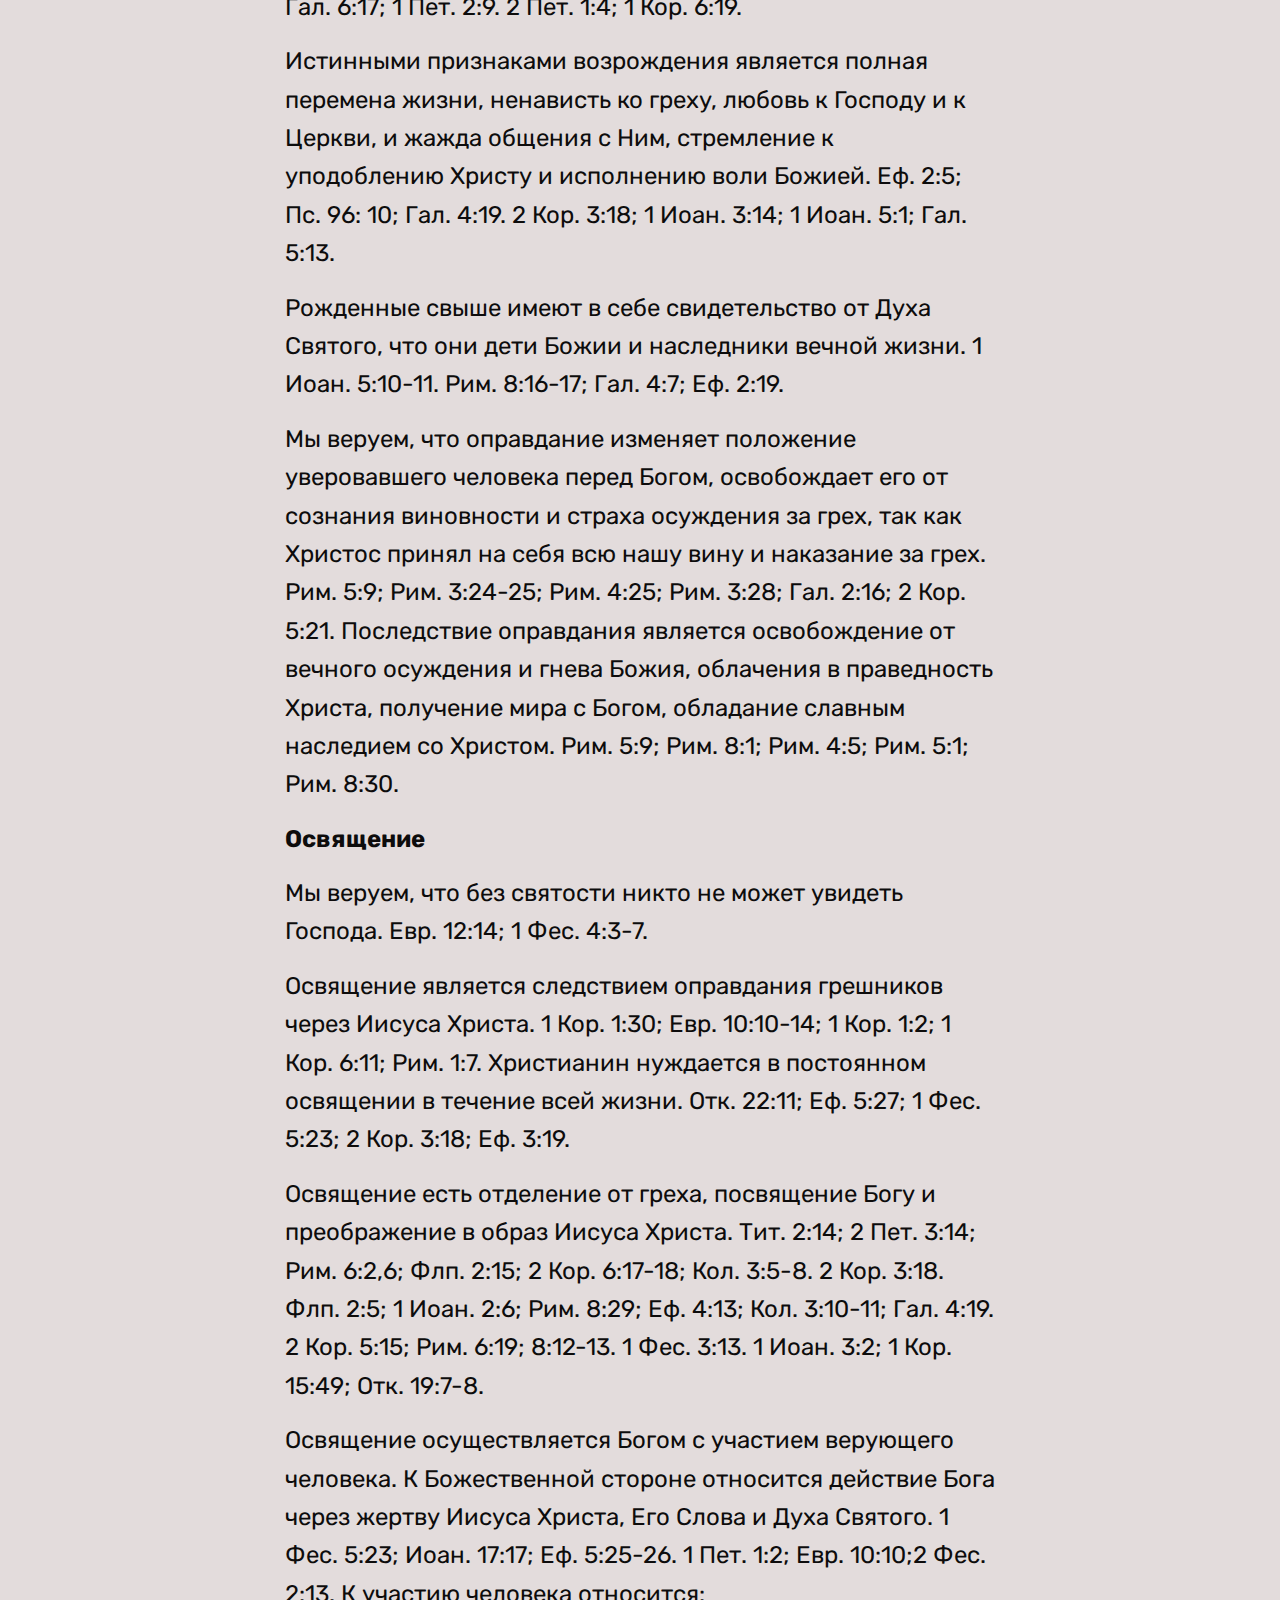
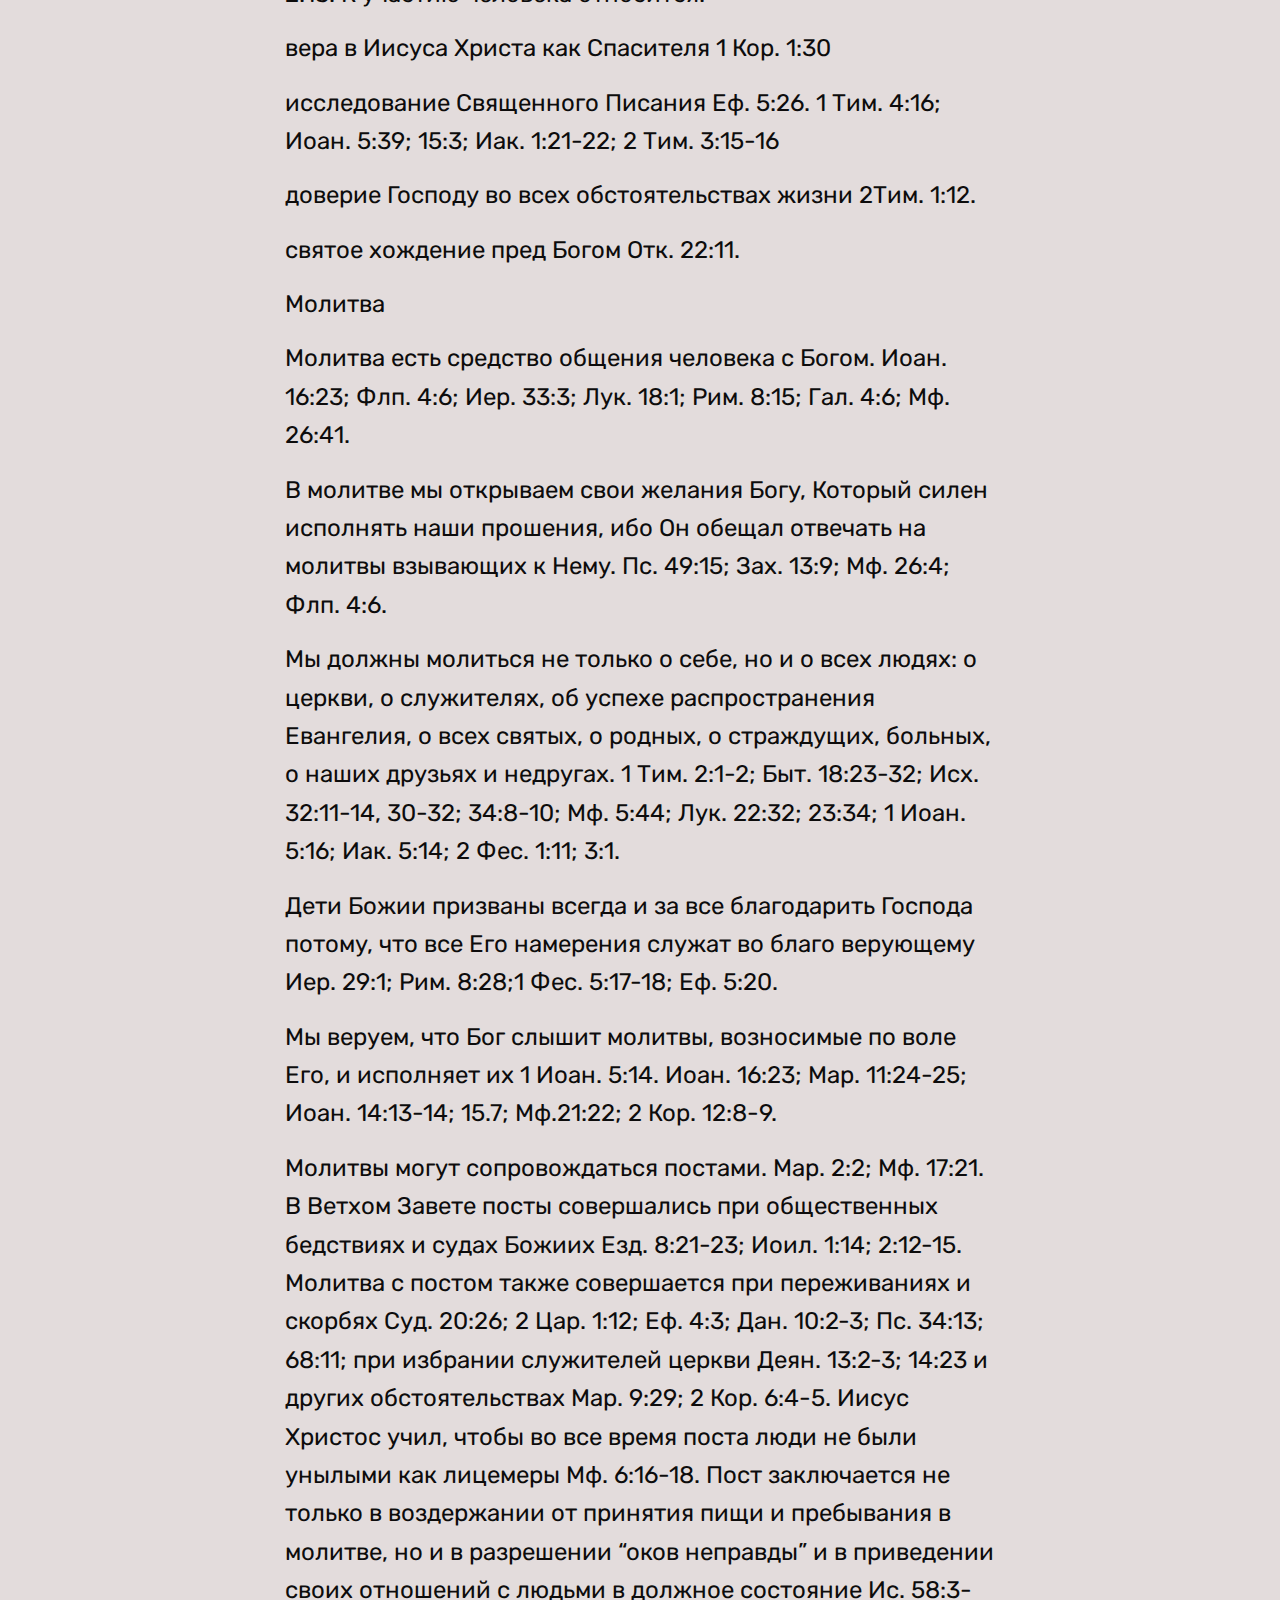
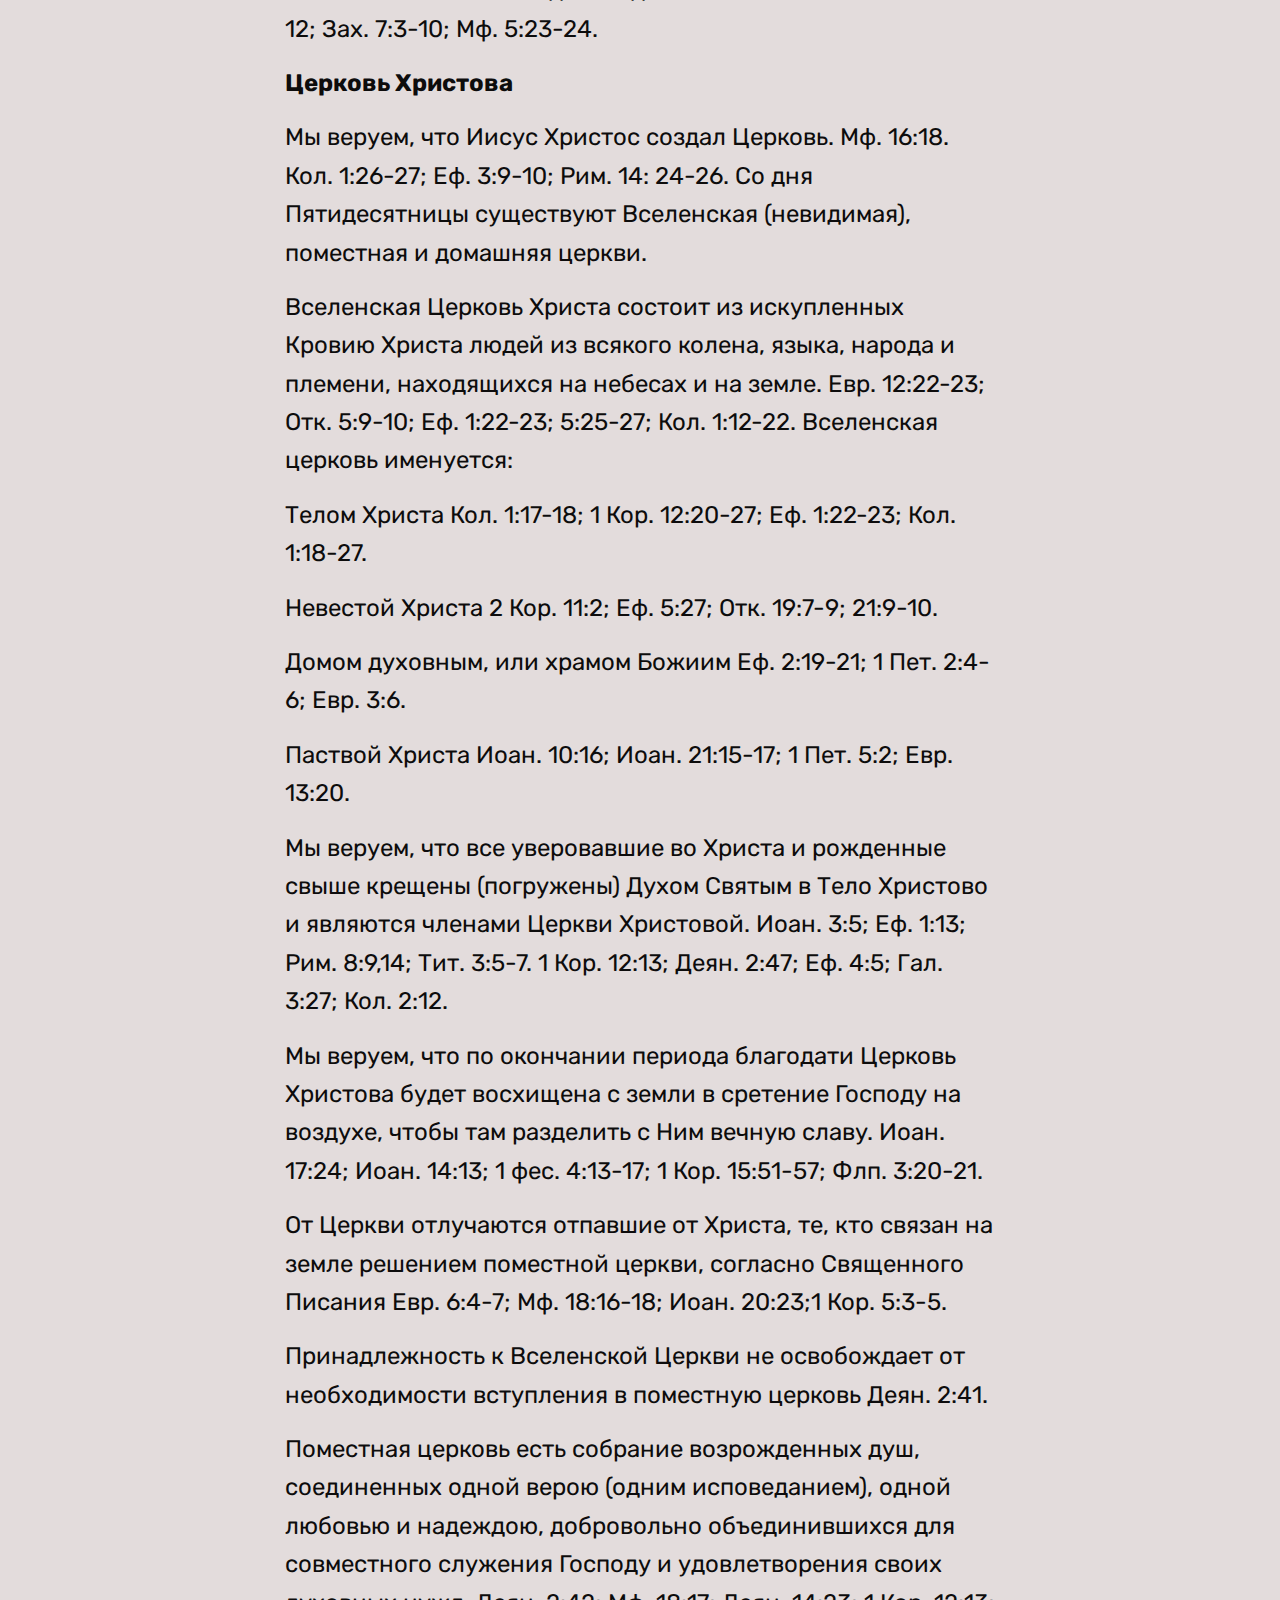
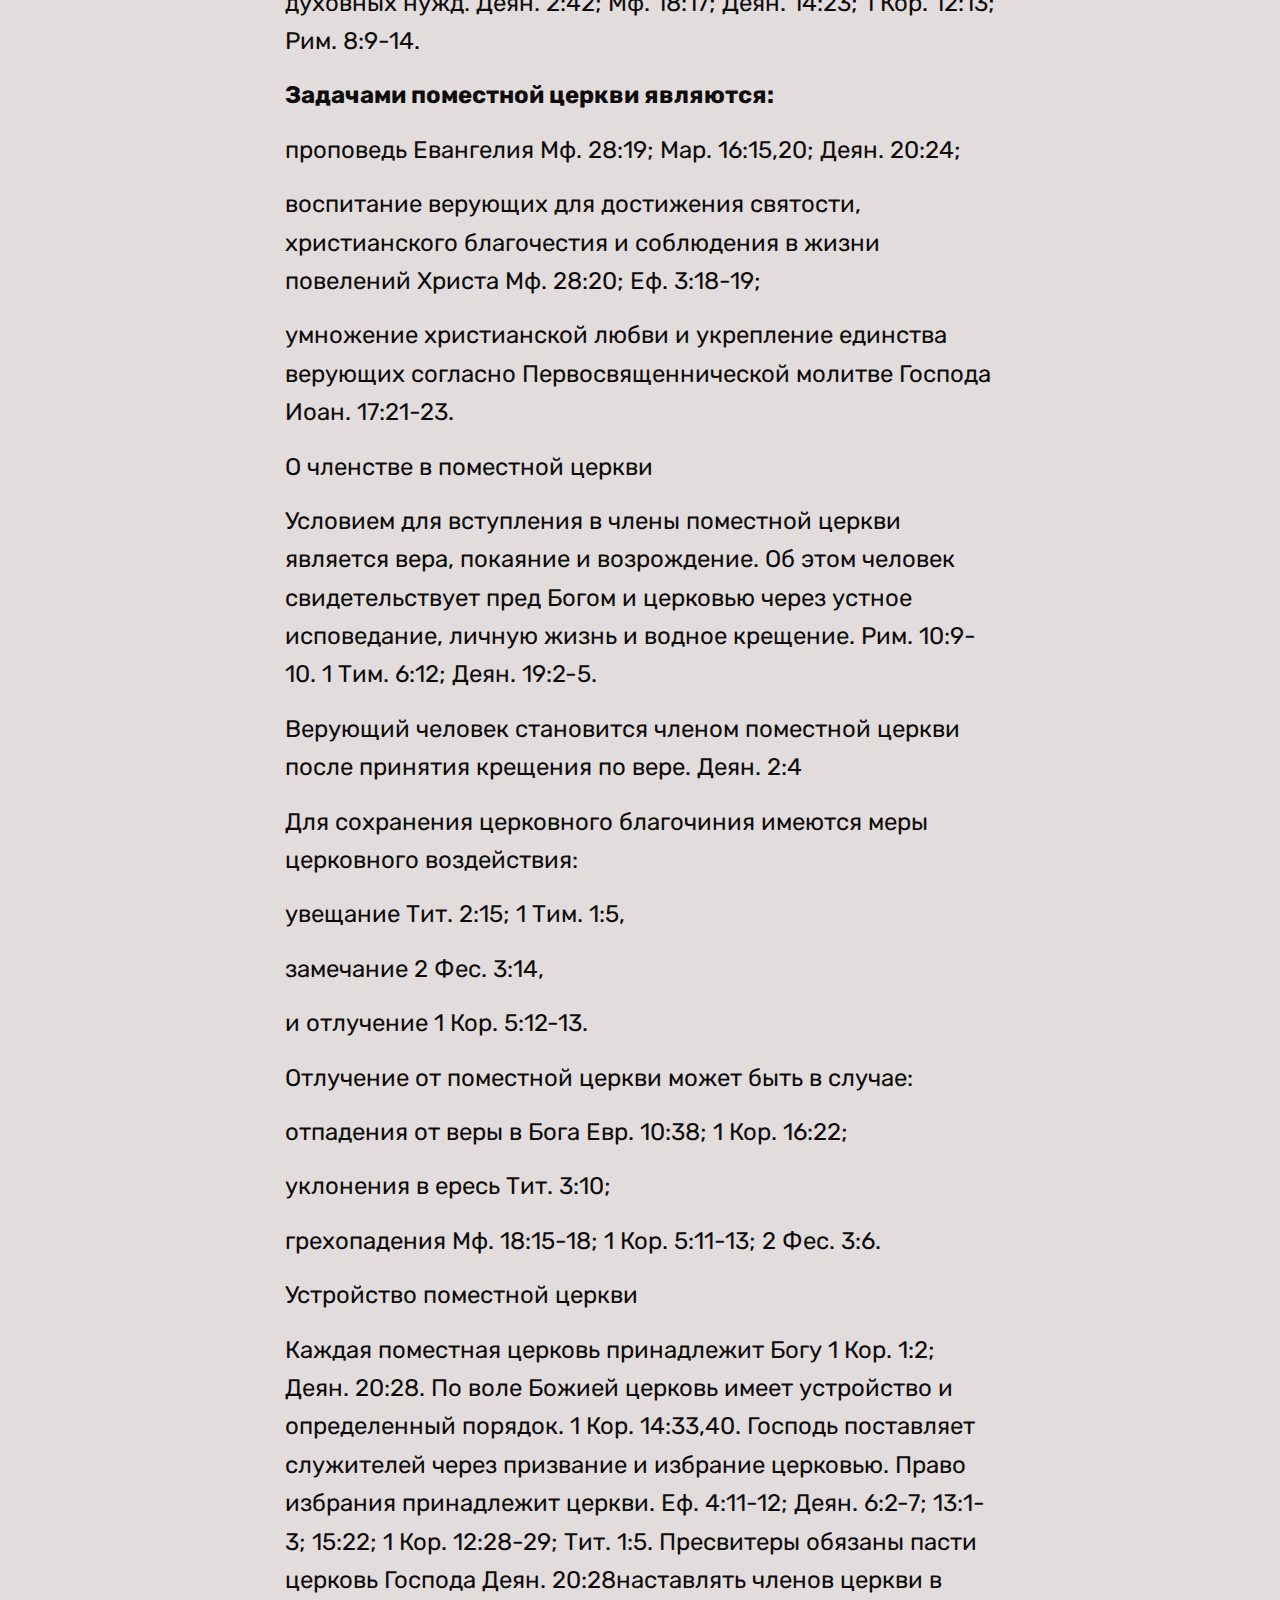
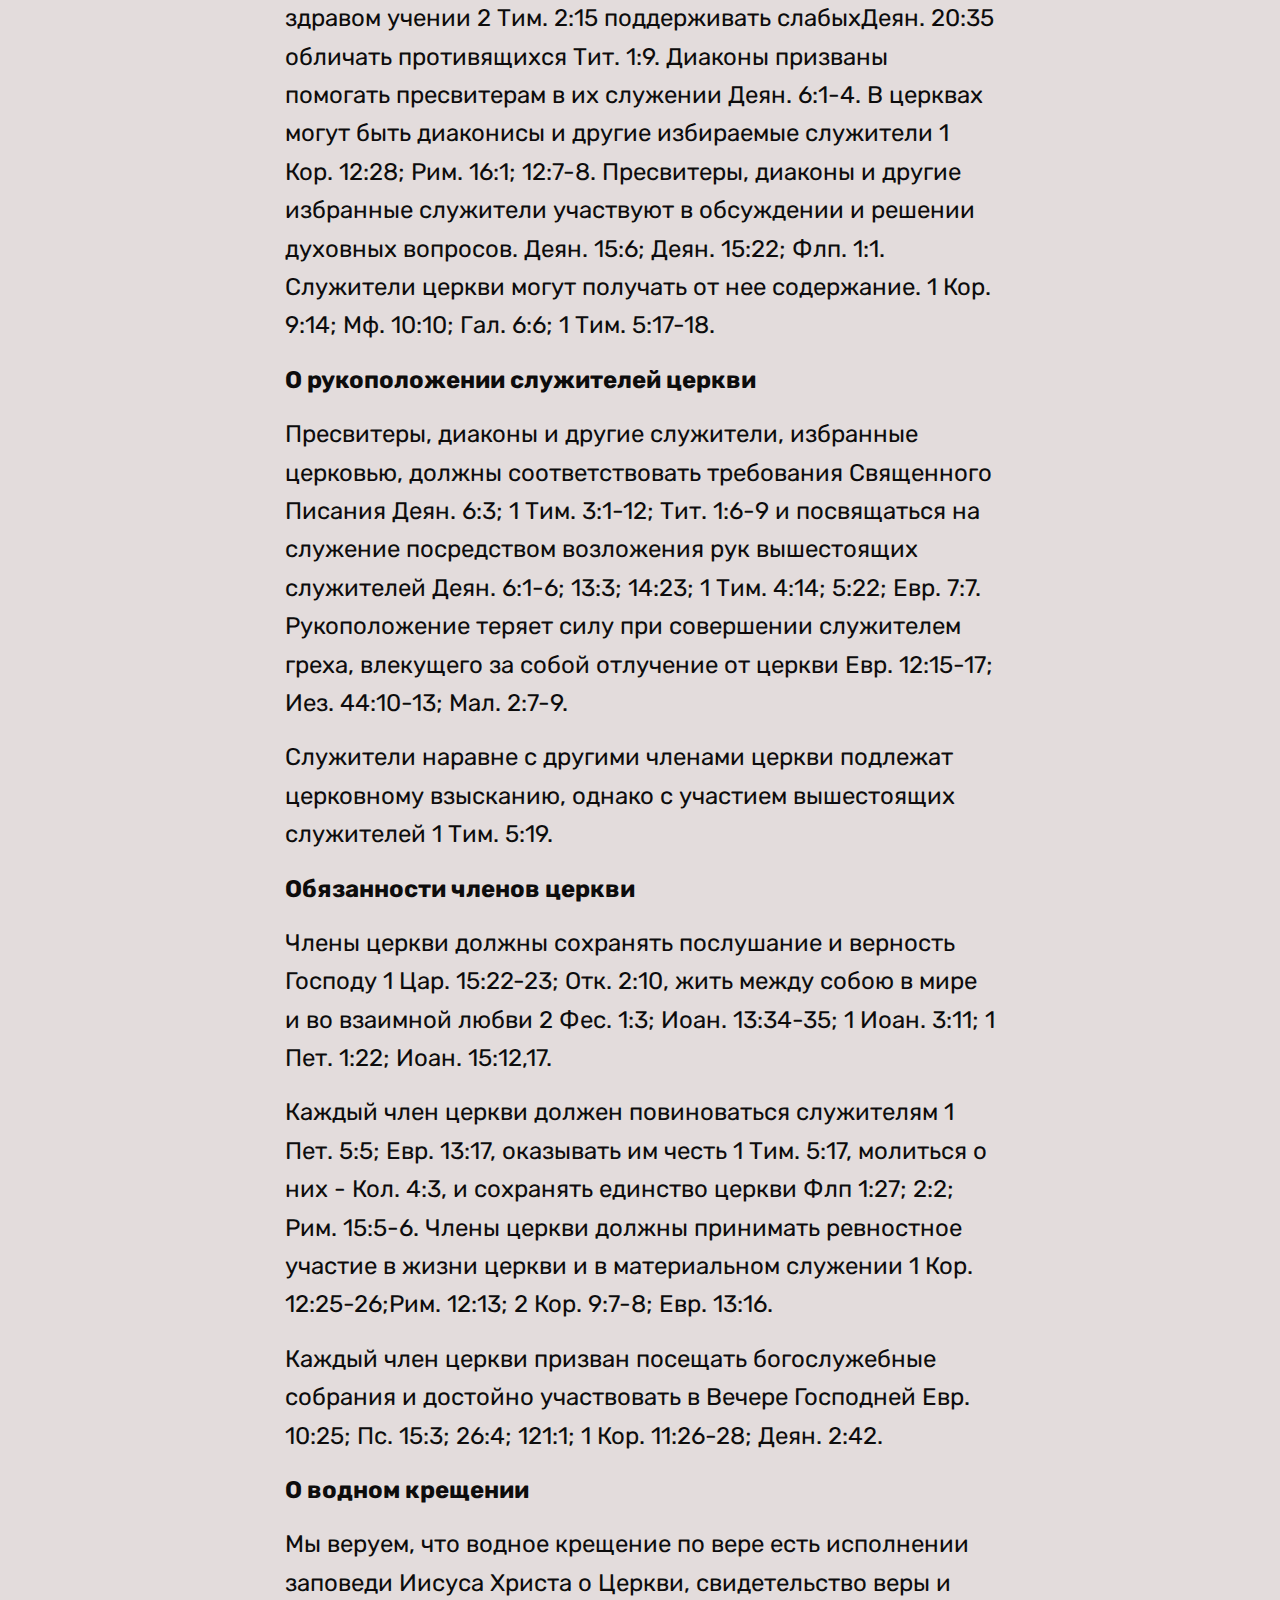
<file: Verouchenie-EKHB.html>
<!DOCTYPE html>
<html  >
<head>
  <!-- Site made with Mobirise Website Builder v4.12.4, https://mobirise.com -->
  <meta charset="UTF-8">
  <meta http-equiv="X-UA-Compatible" content="IE=edge">
  <meta name="generator" content="Mobirise v4.12.4, mobirise.com">
  <meta name="viewport" content="width=device-width, initial-scale=1, minimum-scale=1">
  <link rel="shortcut icon" href="assets/images/2432d1c0-6ed2-41c4-b00d-53f3b156f932-200x200-122x122.png" type="image/x-icon">
  <meta name="description" content="Web Page Builder Description Вероучение ЕХБ 1985  ">
  
  
  <title>Вероучение ЕХБ</title>
  <link rel="stylesheet" href="assets/web/assets/mobirise-icons/mobirise-icons.css">
  <link rel="stylesheet" href="assets/bootstrap/css/bootstrap.min.css">
  <link rel="stylesheet" href="assets/bootstrap/css/bootstrap-grid.min.css">
  <link rel="stylesheet" href="assets/bootstrap/css/bootstrap-reboot.min.css">
  <link rel="stylesheet" href="assets/tether/tether.min.css">
  <link rel="stylesheet" href="assets/dropdown/css/style.css">
  <link rel="stylesheet" href="assets/theme/css/style.css">
  <link rel="preload" as="style" href="assets/mobirise/css/mbr-additional.css"><link rel="stylesheet" href="assets/mobirise/css/mbr-additional.css" type="text/css">
  
  
  
</head>
<body>
  <section class="menu cid-s437TWD9hF" once="menu" id="menu1-11">

    

    <nav class="navbar navbar-expand beta-menu navbar-dropdown align-items-center navbar-fixed-top navbar-toggleable-sm bg-color transparent">
        <button class="navbar-toggler navbar-toggler-right" type="button" data-toggle="collapse" data-target="#navbarSupportedContent" aria-controls="navbarSupportedContent" aria-expanded="false" aria-label="Toggle navigation">
            <div class="hamburger">
                <span></span>
                <span></span>
                <span></span>
                <span></span>
            </div>
        </button>
        <div class="menu-logo">
            <div class="navbar-brand">
                <span class="navbar-logo">
                    
                         <a href="index.html"><img src="assets/images/2432d1c0-6ed2-41c4-b00d-53f3b156f932-200x200-122x122.png" alt="Mobirise" title="" style="height: 3.8rem;"></a>
                    
                </span>
                <span class="navbar-caption-wrap"><a class="navbar-caption text-white display-4" href="index.html">Вознесение</a></span>
            </div>
        </div>
        <div class="collapse navbar-collapse" id="navbarSupportedContent">
            <ul class="navbar-nav nav-dropdown nav-right" data-app-modern-menu="true"><li class="nav-item dropdown"><a class="nav-link link dropdown-toggle text-white display-4" href="index.html" aria-expanded="false" data-toggle="dropdown-submenu">Слово для тебя</a><div class="dropdown-menu"><a class="dropdown-item text-white display-4" href="https://bible.by/" aria-expanded="false" target="_blank">Библия</a><div class="dropdown"><a class="dropdown-item dropdown-toggle text-white display-4" href="https://mobirise.co" aria-expanded="false" data-toggle="dropdown-submenu">Информресурсы ЕХБ</a><div class="dropdown-menu dropdown-submenu"><a class="dropdown-item text-white display-4" href="https://baptist.org.ru/" aria-expanded="false" target="_blank">Баптист.орг</a><a class="dropdown-item text-white display-4" href="http://www.word4you.ru/" aria-expanded="false" target="_blank">Слово для тебя</a></div></div><a class="dropdown-item text-white display-4" href="https://azbyka.ru/" aria-expanded="false" target="_blank">Азбука.ру</a><a class="dropdown-item text-white display-4" href="page3.html" aria-expanded="false">Статьи&nbsp;</a></div></li><li class="nav-item dropdown"><a class="nav-link link dropdown-toggle text-white display-4" href="Cerkov-Voznesenie.html" data-toggle="dropdown-submenu" aria-expanded="false">Служения</a><div class="dropdown-menu"><a class="dropdown-item text-white display-4" href="Raspisanie-bogosluzhenij.html">Расписание служений<br></a><a class="dropdown-item text-white display-4" href="Vidy-sluzhenij.html">Виды служений<br></a></div></li><li class="nav-item dropdown"><a class="nav-link link dropdown-toggle text-white display-4" href="index.html" data-toggle="dropdown-submenu" aria-expanded="false">О нас</a><div class="dropdown-menu"><a class="dropdown-item text-white display-4" href="Verouchenie-EKHB.html">Вероучение<br></a><a class="dropdown-item text-white display-4" href="Istoriya-cerkvi.html">История церкви<br></a><a class="dropdown-item text-white display-4" href="page2.html">Пастор церкви</a><a class="dropdown-item text-white display-4" href="Cerkov-v-licah.html">Церковь в лицах</a></div></li>
                <li class="nav-item">
                    <a class="nav-link link text-white display-4" href="Kontakty.html">Контакты &nbsp; &nbsp; &nbsp; &nbsp; &nbsp; &nbsp; &nbsp; &nbsp; &nbsp; &nbsp;&nbsp;</a>
                </li></ul>
            
        </div>
    </nav>
</section>

<section class="engine"><a href="https://mobirise.info/t">free amp templates</a></section><section class="mbr-section article content1 cid-s43m5FnS9A" id="content1-12">
    
     

    <div class="container">
        <div class="media-container-row">
            <div class="mbr-text col-12 mbr-fonts-style display-5 col-md-8"><p><strong>&nbsp;Вероучение евангельских христиан-баптистов</strong>
</p><p>Мы веруем, что Библия, книги Священного Писания Ветхого и Нового Заветов канонические, является Словом Божиим, написанным по вдохновению Духа Святого и состоит из 39 книг Ветхого Завета и 27 книг Нового Завета. Ин. 17:17; Рим. 3:22.
</p><p>
</p><p>Библия – совершенное откровение Бога роду человеческому – является истинным источником богопознания. Она открывает волю Божию, содержит заповеди Божии, законы и пророчества и указывает путь к спасению. 2 Тим. 3:16; 2 Пет. 1:21; Иер. 1:9; 27:18; 36:1-4; 2 Пет. 1:15-20; Еф. 3:3; 1 Фес. 2:13; 1 Кор. 2:13; Ин. 20:31; Откр. 22:18-19.
</p><p>
</p><p>Библия открывает истину, возвещает о Божьей любви и вечной жизни во Христе Иисусе. Ин. 14,6;1 Ин. 4:10; 1 Ин. 5:11; Ин. 20:31. Священное писание является источником христианской веры и духовным руководством для верующих. Рим. 10:17; 2 Пет. 1:19; Иисус Нав. 1:7-8; Мф. 22:29; Рим. 15:4; 2 Тим. 3:14-16; Евр. 4:12.
</p><p>
</p><p><strong>О Боге</strong>
</p><p>
</p><p>Мы веруем в единого, живого, истинного Бога. Втор. 4:35; Ис. 44:6; 45:5-6; Пс. 89:3; Иер. 10:10; Дан. 6:26; Мр. 12:29,32; Иоан. 17:3.
</p><p>
</p><p>Мы веруем в Безначального, Премудрого, Вездесущего, Всеведущего и Всемогущего Бога. Пс. 146:5; Пс. 138:2; Деян. 15:18; Пр. 5:21; 15:3; Пс. 101:28; 138:7-10; Иер. 23:23-24; 1 Тим. 1:17; Евр. 4:13; Быт. 17:1
</p><p>Мы веруем в Бога Творца, сотворившего небо и землю и все наполняющее их. Ис. 45:12; Пс. 23:1; Быт. 1:1-3; Пс. 106:25-29; Наум. 1:5; Ис. 40:26-29; Деян. 17:24-28.
</p><p>
</p><p>Мы веруем, что Бог есть Дух, и как Дух Он невидим для людей. Иоан. 4:24; Исх. 33:20; Иоан. 1:18; Иоан. 4:12; 1 Тим. 6:16. Однако “невидимое Его, вечная сила Его и Божество, от создания мира через рассматривание творений видимы” Рим. 1:20.
</p><p>
</p><p>Мы веруем, что Бог совершен, праведен и свят. Мф. 5:48; 1 Пет. 1:15-16; Втор. 32:4; Ис. 57:15.
</p><p>
</p><p>Бог милосерд, справедлив и сострадателен. Лук. 6:36; Пс. 118:37; Пс. 98:9; Иак. 5:11; Пс. 85:5; 114:5; Лук. 10:30-37; Мф. 9:36; 14:14; Лук. 7:13; Евр. 4:15.
</p><p>
</p><p>Мы веруем, что “Бог есть любовь”, и эта любовь явлена человечеству в Иисусе Христе. 1 Иоан. 4:9-16; Иоан. 13:15; 14:21; 16:27; 17:23; 1-е Иоан. 4:9-10; Рим. 5:8; Еф. 2:4-5; 1 Тим. 2:4.
</p><p>
</p><p><strong>О триединстве Бога</strong>
</p><p>
</p><p>Мы веруем в триединого, единосущного Бога Отца, Сына и Святого Духа. 1 Иоан. 5:7; Быт. 1:16; 3:22; 11:7; Ис. 6.8; 48:16; Мф. 3:16-17. Бог Отец 1 Пет. 1:12; 1 Кор. 8:6.
</p><p>
</p><p>Бог Сын – Иисус Христос. Иоан. 6:27; Рим. 9:5; 1-е Тим. 3:16; Иоан. 1:1; Иоан. 10:30;Флп. 2:6; Мф 28:19; 2 Кор. 13:13. Бог Дух Святой Деян. 5:3-4; 1 Кор. 3:16.
</p><p>
</p><p>Мы веруем, что каждый рожденный свыше человек имеет в себе Отца, Сына и Духа Святого. 2 Иоан 9; 1 Иоан. 2:23; 1 Кор. 3:16; Рим. 8:9.
</p><p>
</p><p><strong>Об Иисусе Христе – Сыне Божием</strong>
</p><p>
</p><p>Мы веруем, что Иисус Христос есть Сын Божий, от вечности сущий Бог 1 Иоан. 5:20; Рим. 9:5; Иоан. 1:3; Кол. 1:16; Откр. 1:8; Иоан. 8:25; Колос. 1:15:17; Иоан. 3:13; 6:62; 17:15:24; 1 Кор. 15:47.
</p><p>
</p><p>Христос всеведущий, вездесущий, святой, непричастный злу Иоан. 2:24-25; Евр. 4:13; Мф. 9:3-4; Иоан. 1:48-49; 4:29; Кол. 2:3; Мф. 18:20; Мф. 28:20; Евр. 7:26.
</p><p>
</p><p>Мы веруем, что Бог от вечности предопределил Своего единородного Сына Иисуса Христа как жертву умилостивления для искупления и спасения рода человеческого Рим. 8,3; 1 Пет. 1:18,20; Ис. 53:5; 1 Пет. 2:24; 3:18.
</p><p>
</p><p>Иисус Христос зачат от Духа Святого, родился от девы Марии, соединив в Себе божественное естество с человеческим. Ис. 7:14; Мф. 1:20; Лук. 1:35; 1 Тим. 3:16; Рим. 1:3-4.
</p><p>
</p><p>Мы веруем, что Иисус Христос есть единый посредник между Богом и человеком.1 Тим. 2:5; Кол. 1:20. Мы веруем, что “Христос умер за грехи наши, по Писанию, и что Он погребен был и что воскрес в третий день, по Писанию” 1 Кор. 15:3-4.
</p><p>
</p><p>Христос “предан за грехи наши и воскрес для оправдания нашего” Рим. 4:25; Деян. 13:39; Рим. 5:18; Евр. 9:11:26. Он является Победитель над диаволом, адом и смертью.1 Кор. 15:55.
</p><p>
</p><p>Он смертью лишил “силы имеющего державу смерти, то есть диавола” Евр. 2:14-15; 1 Иоан. 3:8; Лук. 4:33-36:41; 2 Тим. 1:10; Отк. 20:2-3:14.
</p><p>
</p><p>Мы веруем, что Христос есть обетованный Помазанник Божий – Мессия и единственный Спаситель мира. Деян. 2:26, Лук. 4:18-19, Деян. 4:12. “Сын Человеческий имеет власть на земле прощать грехи” - Мф. 9:6; Иоан. 4:42; 10:28;1 Пет. 1:18-19; Гал. 1:4; 2:20; Еф. 5:2; 1 Тим. 2:6; Тит. 2:14; Евр. 9:12.
</p><p>
</p><p>Мы веруем, что воскресший Иисус Христос вознесся на небо, воссел одесную Бога и сделался Ходатаем за нас перед Отцом Небесным и Первосвященником будущих благ Мар. 16:19; Евр. 9:24. 1 Иоан. 2:1; Евр. 7:24-25; 1 Тим. 2:5-6; 3:16.Евр. 9:11-12; 7:21-28; 8:1-6.
</p><p>
</p><p>Мы веруем, что воскресший, вознесшийся и прославленный Иисус Христос является Основателем и Главою Церкви Мф. 16:18; Кол. 1:18; Еф. 1:22-23; 5:23.
</p><p>
</p><p>Мы веруем, что Иисус Христос снова придет в силе и славе судить живых и мертвых Иоан. 5:22. Деян.17:31; 1:11; Отк. 19:11-16. Мф. 24:30; Мар. 14:62; Лук. 21:27; Деян. 1:11.
</p><p>
</p><p><strong>О Духе Святом</strong>
</p><p>
</p><p>Мы веруем, что Дух Святой обладает всеми божественными свойствами Деян. 5:3-4, а именно:
</p><p>
</p><p>всемогуществом Рим. 15:19;
</p><p>всеведением 1 Кор.2:10;
</p><p>вездесущностью Пс. 138:7;
</p><p>святостью Еф. 4:30.
</p><p>Дух Святой от вечности совершает деяния Божии. Иов. 33:4, Пс. 103:30.
</p><p>
</p><p>Дух Святой вдохновлял пророков и апостолов. 2 Пет. 1:21.
</p><p>
</p><p>Мы веруем, что Дух Святой был ниспослан в день Пятидесятницы для свидетельства о Христе, для прославления Его и для созидания Церкви. Деян. 1:8; Иоан. 15:26; Иоан. 16:7. Иоан. 16:14; 1 Кор. 12:13.
</p><p>
</p><p>Дух Святой обличает мир о грехе: о правде и о суде Иоан. 16:8, возрождает уверовавшего человека Иоан. 3:3-5; Тит. 3:5, живет в нем 1 Кор. 3:16; Рим. 8:9 и содействует его духовному росту.
</p><p>
</p><p>Мы веруем, что Дух Святой учит, руководит, наставляет, обличает, ободряет и утешает верующих. Иоан. 14:26; 1 Кор. 2:12-13; Иоан. 16:13; Деян. 8:29; 13:2; 16:6-7; Иоан. 2:20,27. Еф. 3:16,18-19; 1 Кор. 6:11; Рим. 8:13-14; 2 Кор. 3:17-18; 2 Тим. 1:7. Еф. 1:13; 4:30; 1 Кор. 3.16; 6:19.
</p><p>
</p><p>Мы веруем, что Дух Святой неоднократно исполняет собой возрожденного человека и дарует ему силу для святой жизни и для свидетельства об Иисусе Христе. Деян. 4:31; Еф. 5:18; Деян. 1:8; 2:4; 5:3; 9:17; 13:9. 1 Кор. 2:4.
</p><p>
</p><p>Дух Святой дарует детям Божии способность приносить плод Гал. 5:22-23; Еф. 5:9.
</p><p>
</p><p>Дух Святой подкрепляет нас в немощах наших и ходатайствует о нас Рим. 8:26.
</p><p>
</p><p>Мы веруем, что Дух Святой наделяет верующих благодатными дарами для служения в Церкви: даром проповеди Евангелия, духовного воспитания, вспоможения, единства во Христе и другими. 1 Кор. 12:7-11:28.
</p><p>
</p><p><strong>О человеке</strong>
</p><p>
</p><p>Сотворение человека. Мы веруем, что человек сотворен Богом безгрешным по образу и подобию Его.Быт. 1:27; Быт. 1:26; 2:7; 5:1; Еккл. 7:29; Ис. 45:12. Человек сотворен триединым. Он имеет дух, душу и тело Быт. 2:7; 1 Фес. 5:23.
</p><p>
</p><p>Бог дал человеку мудрость и власть для обладания окружающим миром. Быт. 1:28; Быт. 2:15; Пс. 8:7. Бог сотворил человека со свободной волей, так что он сам может сделать выбор между добром и злом. Быт. 2:16-17; И. Нав. 24:15; Иер. 21:8; Втор. 30:19.
</p><p>
</p><p>Грехопадение человека. Человек нарушил повеления Бога и впал в грех. Через грехопадение Адама все человечество унаследовало грех и смерть. Рим. 5:12; Ис. 59:2.
</p><p>
</p><p>Искупление человека. Мы веруем, что наше искупление совершено на Голгофском кресте через добровольную жертву Иисуса Христа за наши грехи.Иоан. 1:29; Мф. 20:28; Ис. 53:4-7; Деян. 4:10-12; 1 Пет. 1:18-19. 1 Пет. 2:24; Евр. 9:11-15.
</p><p>
</p><p>Во Христе Бог предлагает человеку спасение даром. Тит. 2:11; Мф. 11:28-30; 18:11; 2 Пет. 3:9; 1 Тим. 2:4; Рим. 3:24. От человека зависит принять верою предлагаемое спасение и жизнь вечную или отвергнуть. Мар. 16:16. Иоан. 12:46-48; Иоан. 3:18; 5:39-40; Евр. 10:38; Деян. 10:43.
</p><p>
</p><p>Мы веруем, что для обращения грешника к Богу необходима вера, которая дается человеку через действие Духа Святого и слышание Слова Божия. Иоан. 16:8-9; Рим. 10:17; Евр. 11:6; Деян. 4:4.
</p><p>
</p><p>Вера ведет человека к покаянию, обращению от мертвых дел и спасению во Христе Иисусе. Деян. 26:18; Деян. 11:21; Еф. 2:8.
</p><p>
</p><p>Вера побуждает человека доверять Господу и быть послушным Ему. 2 Тим. 1:12; Рим. 4:18-21; Евр. 11:8. Исповедание Иисуса Христа Господом и Спасителем является подтверждением истинной веры. 2 Кор. 4:13; Иоан. 20:28; Рим. 10:9-10; Мф. 10:32-33; Лук. 12:8-9; Деян. 8:37. Иак. 2:17; Гал. 5:6.
</p><p>
</p><p><strong>Покаяние, обращение, возрождение и оправдание</strong>
</p><p>
</p><p>Мы веруем, что покаяние дается Богом людям по благодати. Мар. 1:15; Деян. 11:18; Рим. 2:4; Деян. 2:37-38. Покаяние обращение включают в себя сокрушение о грехе, исповедание перед Господом и оставление греха, принятие Иисуса Христа своим личным Спасителем. 2 Кор. 7:10; Пр. 28:13; Пс. 37:19; Деян. 26:20.
</p><p>
</p><p>Мы веруем, что следствием обращения и принятия Иисуса Христа спасителем является рождение свыше от Духа Святого и Слова Божия как необходимое условие усыновления и вхождения в Царство Божие. Иоан. 1:12-13; Иоан. 3:5. Иак. 1:18; 1 Кор. 4:15; Гал. 3:26. Через рождение свыше человек становится дитем Божиим, причастником Божественного естества и храмом Духа Святого. 2 Кор. 5:17; Гал. 6:17; 1 Пет. 2:9. 2 Пет. 1:4; 1 Кор. 6:19.
</p><p>
</p><p>Истинными признаками возрождения является полная перемена жизни, ненависть ко греху, любовь к Господу и к Церкви, и жажда общения с Ним, стремление к уподоблению Христу и исполнению воли Божией. Еф. 2:5; Пс. 96: 10; Гал. 4:19. 2 Кор. 3:18; 1 Иоан. 3:14; 1 Иоан. 5:1; Гал. 5:13.
</p><p>
</p><p>Рожденные свыше имеют в себе свидетельство от Духа Святого, что они дети Божии и наследники вечной жизни. 1 Иоан. 5:10-11. Рим. 8:16-17; Гал. 4:7; Еф. 2:19.
</p><p>
</p><p>Мы веруем, что оправдание изменяет положение уверовавшего человека перед Богом, освобождает его от сознания виновности и страха осуждения за грех, так как Христос принял на себя всю нашу вину и наказание за грех. Рим. 5:9; Рим. 3:24-25; Рим. 4:25; Рим. 3:28; Гал. 2:16; 2 Кор. 5:21. Последствие оправдания является освобождение от вечного осуждения и гнева Божия, облачения в праведность Христа, получение мира с Богом, обладание славным наследием со Христом. Рим. 5:9; Рим. 8:1; Рим. 4:5; Рим. 5:1; Рим. 8:30.
</p><p>
</p><p><strong>Освящение</strong>
</p><p>
</p><p>Мы веруем, что без святости никто не может увидеть Господа. Евр. 12:14; 1 Фес. 4:3-7.
</p><p>
</p><p>Освящение является следствием оправдания грешников через Иисуса Христа. 1 Кор. 1:30; Евр. 10:10-14; 1 Кор. 1:2; 1 Кор. 6:11; Рим. 1:7. Христианин нуждается в постоянном освящении в течение всей жизни. Отк. 22:11; Еф. 5:27; 1 Фес. 5:23; 2 Кор. 3:18; Еф. 3:19.
</p><p>
</p><p>Освящение есть отделение от греха, посвящение Богу и преображение в образ Иисуса Христа. Тит. 2:14; 2 Пет. 3:14; Рим. 6:2,6; Флп. 2:15; 2 Кор. 6:17-18; Кол. 3:5-8. 2 Кор. 3:18. Флп. 2:5; 1 Иоан. 2:6; Рим. 8:29; Еф. 4:13; Кол. 3:10-11; Гал. 4:19. 2 Кор. 5:15; Рим. 6:19; 8:12-13. 1 Фес. 3:13. 1 Иоан. 3:2; 1 Кор. 15:49; Отк. 19:7-8.
</p><p>
</p><p>Освящение осуществляется Богом с участием верующего человека. К Божественной стороне относится действие Бога через жертву Иисуса Христа, Его Слова и Духа Святого. 1 Фес. 5:23; Иоан. 17:17; Еф. 5:25-26. 1 Пет. 1:2; Евр. 10:10;2 Фес. 2:13. К участию человека относится:
</p><p>
</p><p>вера в Иисуса Христа как Спасителя 1 Кор. 1:30
</p><p>исследование Священного Писания Еф. 5:26. 1 Тим. 4:16; Иоан. 5:39; 15:3; Иак. 1:21-22; 2 Тим. 3:15-16
</p><p>доверие Господу во всех обстоятельствах жизни 2Тим. 1:12.
</p><p>святое хождение пред Богом Отк. 22:11.
</p><p>Молитва
</p><p>
</p><p>Молитва есть средство общения человека с Богом. Иоан. 16:23; Флп. 4:6; Иер. 33:3; Лук. 18:1; Рим. 8:15; Гал. 4:6; Мф. 26:41.
</p><p>
</p><p>В молитве мы открываем свои желания Богу, Который силен исполнять наши прошения, ибо Он обещал отвечать на молитвы взывающих к Нему. Пс. 49:15; Зах. 13:9; Мф. 26:4; Флп. 4:6.
</p><p>
</p><p>Мы должны молиться не только о себе, но и о всех людях: о церкви, о служителях, об успехе распространения Евангелия, о всех святых, о родных, о страждущих, больных, о наших друзьях и недругах. 1 Тим. 2:1-2; Быт. 18:23-32; Исх. 32:11-14, 30-32; 34:8-10; Мф. 5:44; Лук. 22:32; 23:34; 1 Иоан. 5:16; Иак. 5:14; 2 Фес. 1:11; 3:1.
</p><p>
</p><p>Дети Божии призваны всегда и за все благодарить Господа потому, что все Его намерения служат во благо верующему Иер. 29:1; Рим. 8:28;1 Фес. 5:17-18; Еф. 5:20.
</p><p>
</p><p>Мы веруем, что Бог слышит молитвы, возносимые по воле Его, и исполняет их 1 Иоан. 5:14. Иоан. 16:23; Мар. 11:24-25; Иоан. 14:13-14; 15.7; Мф.21:22; 2 Кор. 12:8-9.
</p><p>
</p><p>Молитвы могут сопровождаться постами. Мар. 2:2; Мф. 17:21. В Ветхом Завете посты совершались при общественных бедствиях и судах Божиих Езд. 8:21-23; Иоил. 1:14; 2:12-15. Молитва с постом также совершается при переживаниях и скорбях Суд. 20:26; 2 Цар. 1:12; Еф. 4:3; Дан. 10:2-3; Пс. 34:13; 68:11; при избрании служителей церкви Деян. 13:2-3; 14:23 и других обстоятельствах Мар. 9:29; 2 Кор. 6:4-5. Иисус Христос учил, чтобы во все время поста люди не были унылыми как лицемеры Мф. 6:16-18. Пост заключается не только в воздержании от принятия пищи и пребывания в молитве, но и в разрешении “оков неправды” и в приведении своих отношений с людьми в должное состояние Ис. 58:3-12; Зах. 7:3-10; Мф. 5:23-24.
</p><p>
</p><p><strong>Церковь Христова</strong>
</p><p>
</p><p>Мы веруем, что Иисус Христос создал Церковь. Мф. 16:18. Кол. 1:26-27; Еф. 3:9-10; Рим. 14: 24-26. Со дня Пятидесятницы существуют Вселенская (невидимая), поместная и домашняя церкви.
</p><p>
</p><p>Вселенская Церковь Христа состоит из искупленных Кровию Христа людей из всякого колена, языка, народа и племени, находящихся на небесах и на земле. Евр. 12:22-23; Отк. 5:9-10; Еф. 1:22-23; 5:25-27; Кол. 1:12-22. Вселенская церковь именуется:
</p><p>
</p><p>Телом Христа Кол. 1:17-18; 1 Кор. 12:20-27; Еф. 1:22-23; Кол. 1:18-27.
</p><p>Невестой Христа 2 Кор. 11:2; Еф. 5:27; Отк. 19:7-9; 21:9-10.
</p><p>Домом духовным, или храмом Божиим Еф. 2:19-21; 1 Пет. 2:4-6; Евр. 3:6.
</p><p>Паствой Христа Иоан. 10:16; Иоан. 21:15-17; 1 Пет. 5:2; Евр. 13:20.
</p><p>Мы веруем, что все уверовавшие во Христа и рожденные свыше крещены (погружены) Духом Святым в Тело Христово и являются членами Церкви Христовой. Иоан. 3:5; Еф. 1:13; Рим. 8:9,14; Тит. 3:5-7. 1 Кор. 12:13; Деян. 2:47; Еф. 4:5; Гал. 3:27; Кол. 2:12.
</p><p>
</p><p>Мы веруем, что по окончании периода благодати Церковь Христова будет восхищена с земли в сретение Господу на воздухе, чтобы там разделить с Ним вечную славу. Иоан. 17:24; Иоан. 14:13; 1 фес. 4:13-17; 1 Кор. 15:51-57; Флп. 3:20-21.
</p><p>
</p><p>От Церкви отлучаются отпавшие от Христа, те, кто связан на земле решением поместной церкви, согласно Священного Писания Евр. 6:4-7; Мф. 18:16-18; Иоан. 20:23;1 Кор. 5:3-5.
</p><p>
</p><p>Принадлежность к Вселенской Церкви не освобождает от необходимости вступления в поместную церковь Деян. 2:41.
</p><p>
</p><p>Поместная церковь есть собрание возрожденных душ, соединенных одной верою (одним исповеданием), одной любовью и надеждою, добровольно объединившихся для совместного служения Господу и удовлетворения своих духовных нужд. Деян. 2:42; Мф. 18:17; Деян. 14:23; 1 Кор. 12:13; Рим. 8:9-14.
</p><p>
</p><p><strong>Задачами поместной церкви являются:
</strong></p><p>
</p><p>проповедь Евангелия Мф. 28:19; Мар. 16:15,20; Деян. 20:24;
</p><p>воспитание верующих для достижения святости, христианского благочестия и соблюдения в жизни повелений Христа Мф. 28:20; Еф. 3:18-19;
</p><p>умножение христианской любви и укрепление единства верующих согласно Первосвященнической молитве Господа Иоан. 17:21-23.
</p><p>О членстве в поместной церкви
</p><p>
</p><p>Условием для вступления в члены поместной церкви является вера, покаяние и возрождение. Об этом человек свидетельствует пред Богом и церковью через устное исповедание, личную жизнь и водное крещение. Рим. 10:9-10. 1 Тим. 6:12; Деян. 19:2-5.
</p><p>
</p><p>Верующий человек становится членом поместной церкви после принятия крещения по вере. Деян. 2:4
</p><p>Для сохранения церковного благочиния имеются меры церковного воздействия:
</p><p>
</p><p>увещание Тит. 2:15; 1 Тим. 1:5,
</p><p>замечание 2 Фес. 3:14,
</p><p>и отлучение 1 Кор. 5:12-13.
</p><p>Отлучение от поместной церкви может быть в случае:
</p><p>
</p><p>отпадения от веры в Бога Евр. 10:38; 1 Кор. 16:22;
</p><p>уклонения в ересь Тит. 3:10;
</p><p>грехопадения Мф. 18:15-18; 1 Кор. 5:11-13; 2 Фес. 3:6.
</p><p>Устройство поместной церкви
</p><p>
</p><p>Каждая поместная церковь принадлежит Богу 1 Кор. 1:2; Деян. 20:28. По воле Божией церковь имеет устройство и определенный порядок. 1 Кор. 14:33,40. Господь поставляет служителей через призвание и избрание церковью. Право избрания принадлежит церкви. Еф. 4:11-12; Деян. 6:2-7; 13:1-3; 15:22; 1 Кор. 12:28-29; Тит. 1:5. Пресвитеры обязаны пасти церковь Господа Деян. 20:28наставлять членов церкви в здравом учении 2 Тим. 2:15 поддерживать слабыхДеян. 20:35 обличать противящихся Тит. 1:9. Диаконы призваны помогать пресвитерам в их служении Деян. 6:1-4. В церквах могут быть диаконисы и другие избираемые служители 1 Кор. 12:28; Рим. 16:1; 12:7-8. Пресвитеры, диаконы и другие избранные служители участвуют в обсуждении и решении духовных вопросов. Деян. 15:6; Деян. 15:22; Флп. 1:1. Служители церкви могут получать от нее содержание. 1 Кор. 9:14; Мф. 10:10; Гал. 6:6; 1 Тим. 5:17-18.
</p><p>
</p><p><strong>О рукоположении служителей церкви</strong>
</p><p>
</p><p>Пресвитеры, диаконы и другие служители, избранные церковью, должны соответствовать требования Священного Писания Деян. 6:3; 1 Тим. 3:1-12; Тит. 1:6-9 и посвящаться на служение посредством возложения рук вышестоящих служителей Деян. 6:1-6; 13:3; 14:23; 1 Тим. 4:14; 5:22; Евр. 7:7. Рукоположение теряет силу при совершении служителем греха, влекущего за собой отлучение от церкви Евр. 12:15-17; Иез. 44:10-13; Мал. 2:7-9.
</p><p>
</p><p>Служители наравне с другими членами церкви подлежат церковному взысканию, однако с участием вышестоящих служителей 1 Тим. 5:19.
</p><p>
</p><p><strong>Обязанности членов церкви</strong>
</p><p>
</p><p>Члены церкви должны сохранять послушание и верность Господу 1 Цар. 15:22-23; Отк. 2:10, жить между собою в мире и во взаимной любви 2 Фес. 1:3; Иоан. 13:34-35; 1 Иоан. 3:11; 1 Пет. 1:22; Иоан. 15:12,17.
</p><p>
</p><p>Каждый член церкви должен повиноваться служителям 1 Пет. 5:5; Евр. 13:17, оказывать им честь 1 Тим. 5:17, молиться о них - Кол. 4:3, и сохранять единство церкви Флп 1:27; 2:2; Рим. 15:5-6. Члены церкви должны принимать ревностное участие в жизни церкви и в материальном служении 1 Кор. 12:25-26;Рим. 12:13; 2 Кор. 9:7-8; Евр. 13:16.
</p><p>
</p><p>Каждый член церкви призван посещать богослужебные собрания и достойно участвовать в Вечере Господней Евр. 10:25; Пс. 15:3; 26:4; 121:1; 1 Кор. 11:26-28; Деян. 2:42.
</p><p>
</p><p><strong>О водном крещении</strong>
</p><p>
</p><p>Мы веруем, что водное крещение по вере есть исполнении заповеди Иисуса Христа о Церкви, свидетельство веры и послушания Господу; оно является торжественным обещанием Богу доброй совести Мар. 16:15-16; Деян. 2:38,41; 22:16. 1 Пет. 3:21.
</p><p>
</p><p>Водное крещение по Слову Божию совершается над теми, кто уверовал в Иисуса как в своего личного Спасителя и пережил рождение свыше. Деян. 8:36-38; 2:41; 8:12; 10:47; 18:8; 19:5.
</p><p>
</p><p>Крещение совершается служителями через единократное погружение в воду во имя Отца и Сына и Святого Духа. Мф. 28:19.
</p><p>
</p><p>Крещение уверовавшего символизирует его смерть, погребение и воскресение со Христом. Рим. 6:3-5; Гал. 3:26-27; Кол. 2:11-12.
</p><p>
</p><p>При совершении крещения служитель задает вопросы крещаемому: “Веришь ли, что Иисус Христос есть Сын Божий? Обещаешь ли служить Богу в доброй совести?” Деян. 8:37; 1 Пет. 3:21. После утвердительного ответа крещаемого он говорит: “По вере твоей крещу тебя во имя Отца и Сына и Святого Духа”. Слово “Аминь” крещаемый произносит вместе со служителем. После крещения служители совершают молитву над крещеными и хлебопреломление.
</p><p>
</p><p><strong>О Вечере Господней</strong>
</p><p>
</p><p>Мы веруем, что Вечеря Господня (Хлебопреломление) есть заповедь Иисуса Христа для воспоминания и возвещения Его страданий и смерти на кресте. 1 Кор. 11:23-26; Мф. 26:26-28; Лук. 22:17-20.
</p><p>
</p><p>Вечеря Господня (Хлебопреломление) выражает наше единение со Христом и друг с другом. 1 Кор. 10:16-17. Хлеб и вино указывают на Тело и Кровь Иисуса Христа. Мф. 26:26-28.
</p><p>
</p><p>Вечеря Господня будет совершаться в Церкви “доколе Он придет” 1 Кор. 11:26. В Хлебопреломлении участвуют члены церкви, находящиеся в мире с Господом и церковью. 1 Кор. 11:27-29; Мф. 5:23-24.
</p><p>
</p><p><strong>О воскресном дне
</strong></p><p>
</p><p>Мы веруем, что первый день недели был днем, в который Иисус Христос воскрес для оправдания нашего Мф. 28:14; Мар. 16:9; Рим. 4:25.
</p><p>
</p><p>Этот день, будучи днем воскресения Христа из мертвых, возвещает о славном торжестве нашего Искупителя и является великим праздником для христиан 1 Кор. 5:7-8.
</p><p>
</p><p>Первое и второе общения воскресшего Христа с учениками произошло в первый день недели Иоан. 20:19-26.
</p><p>
</p><p>Сошествие Духа Святого также совершилось в первый день недели Деян. 2:1.
</p><p>
</p><p>В день воскресный апостол Иоанн был в духе и получил от Бога откровение Отк. 1:10.
</p><p>
</p><p>Первый день недели связан с Церковью и небом. Он является чудесным доказательством вечного принятия Церкви Богом и указывает на то, что Он сделал для нас Еф. 2:11-16.
</p><p>
</p><p>Воскресный день как день Господний должен быть днем святого труда для Господа, днем, посвященным изучению Слова Божия, пребыванию в молитве, участию в богослужениях и проявлению христианской любви в делах милосердия Деян. 2:42; 1 Кор. 16:1-2; Иак. 1:26; 2 Пет. 1:5-9.
</p><p>
</p><p><strong>О браке и семье</strong>
</p><p>
</p><p>Мы веруем, что брак установлен Богом - Быт 2:18:24.
</p><p>
</p><p>Брак есть союз между мужчиной и женщиной для взаимной помощи и поддержки, для продолжения рода человеческого и для совместного прохождения жизненного пути в любви и согласии, доколе смерть не разлучит их Быт. 2:18; 1 Кор. 7:38; 1 Пет. 3:1-7; Еф. 5:22-33.
</p><p>
</p><p>На основании священного Писания мужчина может иметь только одну жену, а женщина - одного мужа Мф. 19:4-6; 1 Кор. 6:16; 7:2.
</p><p>
</p><p>В случае смерти одного из супругов Слово Божие не запрещает оставшемуся в живых вступить в брак, но только в Господе 1 Кор. 7:39.
</p><p>
</p><p>Мы признаем, что развод не позволителен Мф. 19:6-9.
</p><p>
</p><p>Однако в случае прелюбодеяния или злоумышленного оставления семьи одним из супругов развод и вступление в брак невинной стороны может допускаться согласно Слову Божию. 1 Кор. 7:15. Брак, будучи Божиим установлением и гражданским актом, оформляется по законам страны, а в церкви получает благословение через наставление в Слове Божием и молитву Кол. 3:17; 1 Пет. 2:13.
</p><p>
</p><p>Мы веруем, что дети в семье являются драгоценным даром Божиим - Пс. 126:3. Родители несут ответственность за духовное воспитание своих детей Кол. 3:21;Еф. 6:4; Мф. 18:6-7; Втор. 6:5-9; Пс. 77:3-8.
</p><p>
</p><p><strong>О втором пришествии Иисуса Христа и о суде</strong>
</p><p>
</p><p>Мы веруем во второе пришествие Господа нашего Иисуса Христа в силе и славе. Деян. 1:1; Мф. 25:31; 26:64; 1 Фес. 1:10; 2 Фес. 1:7; Отк. 1:7.
</p><p>
</p><p>Второму пришествию Иисуса Христа должно предшествовать воскресение умерших во Христе и изменение верных, оставшихся в живых, невидимое для мира восхищение Церкви и встреча ее со Христом в облаках. 1 Фес. 4:16-17; 1 Кор. 15:51-67; Флп. 3:21; 1 Иоан. 3:2.
</p><p>
</p><p>Мы веруем в судилище Христово для спасенных. 2 Кор. 3:14; 1 Пет. 5:4;1 Кор. 9:24-25; 2Тим. 4:7-8. Мы также веруем в воскрешение всех умерших и в праведный суд Божий перед Великим белым престолом. Отк. 20:11-12.
</p><p>
</p><p>После суда Великого белого престола наступит вечность; для одних она будет блаженной со Христом, для других вечными мучениями. Иоан. 5:29; Дан. 12:2; Отк. 22:20.
</p><p>
</p><p><strong>Отношение к государству</strong>
</p><p>
</p><p>Мы веруем, что власти установлены Богом. Рим. 13:1-2. Христианин должен быть примерным гражданином своего отечества, он призван повиноваться власти “не только из страха наказания, но и по совести” Рим. 13:5-7; Мар. 12:17; 1 Пет. 2:13-17.
</p><p>
</p><p>Как граждане своей страны христиане призваны “отдавать всякому должное”, то есть исполнять законы государства Лук. 3:14; Деян. 23:12-23; 1 Пет. 2:13-14; Рим. 13:1-7.
</p><p>
</p><p>Христиане обязаны посредством благочестивой жизни и молитвы бороться со всяким злом в жизни общества, содействуя торжеству добра Рим. 12:17, свободы 1 Кор. 7:21, справедливости Флп. 4:8, мира для всех людей 1 Пет. 3:11; Рим. 14:19; 12:18; Евр. 12:14.
</p><p>
</p><p>Мы призваны молиться о правительстве, чтобы употребление вверенной ему власти сохранило мир и правосудие Иер. 29:7; 1 Тим. 2:1-2.
</p><p>
</p><p>Мы веруем, что Церковь Христова не от мира сего Иоан.18:36. Церковь, признавая своим Главой Христа, по своему существу не может находиться под владычеством светской власти; тем более она не может сама иметь светскую власть и не может действовать в ее духе и ее методами Мф. 20:25-28; Лук. 12:13-14.
</p><p>
</p><p>Отделение церкви от государства отвечает принципам Евангелия. Мы считаем недопустимым какое-либо человеческое вмешательство в каноническое исполнение обязанностей нашей христианской веры, в наше отношение к Богу. Церковь в своей канонической деятельности по отношению к государству руководствуется словами Христа: Мф. 22:21.
</p><p>
</p><p>Вероучение было принято на 43 съезде ЕХБ в 1985 году в качестве вспомогательного материала для духовного воспитания верующих. Опубликовано в журнале “Братский Вестник” N2, 1992 г.</p></div>
        </div>
    </div>
</section>


  <script src="assets/web/assets/jquery/jquery.min.js"></script>
  <script src="assets/popper/popper.min.js"></script>
  <script src="assets/bootstrap/js/bootstrap.min.js"></script>
  <script src="assets/tether/tether.min.js"></script>
  <script src="assets/smoothscroll/smooth-scroll.js"></script>
  <script src="assets/dropdown/js/nav-dropdown.js"></script>
  <script src="assets/dropdown/js/navbar-dropdown.js"></script>
  <script src="assets/touchswipe/jquery.touch-swipe.min.js"></script>
  <script src="assets/theme/js/script.js"></script>
  
  
</body>
</html>
</file>
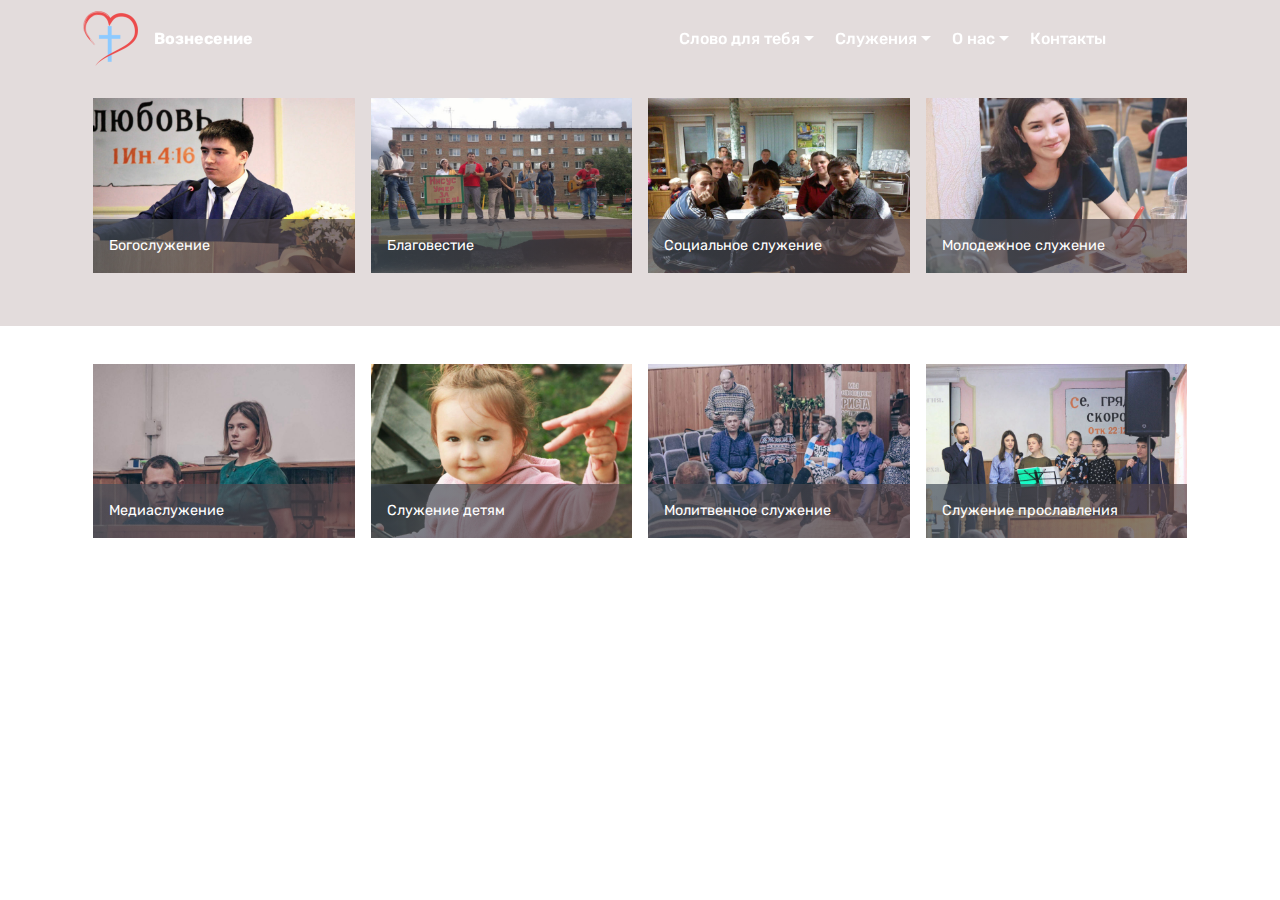
<file: Vidy-sluzhenij.html>
<!DOCTYPE html>
<html  >
<head>
  <!-- Site made with Mobirise Website Builder v4.12.4, https://mobirise.com -->
  <meta charset="UTF-8">
  <meta http-equiv="X-UA-Compatible" content="IE=edge">
  <meta name="generator" content="Mobirise v4.12.4, mobirise.com">
  <meta name="viewport" content="width=device-width, initial-scale=1, minimum-scale=1">
  <link rel="shortcut icon" href="assets/images/2432d1c0-6ed2-41c4-b00d-53f3b156f932-200x200-122x122.png" type="image/x-icon">
  <meta name="description" content="Web Site Generator Description  Виды служений, социальное, детское, молодежное служения, прославление Бога, евангелизм">
  
  
  <title>Виды служений</title>
  <link rel="stylesheet" href="assets/web/assets/mobirise-icons/mobirise-icons.css">
  <link rel="stylesheet" href="assets/bootstrap/css/bootstrap.min.css">
  <link rel="stylesheet" href="assets/bootstrap/css/bootstrap-grid.min.css">
  <link rel="stylesheet" href="assets/bootstrap/css/bootstrap-reboot.min.css">
  <link rel="stylesheet" href="assets/dropdown/css/style.css">
  <link rel="stylesheet" href="assets/tether/tether.min.css">
  <link rel="stylesheet" href="assets/theme/css/style.css">
  <link rel="stylesheet" href="assets/gallery/style.css">
  <link rel="preload" as="style" href="assets/mobirise/css/mbr-additional.css"><link rel="stylesheet" href="assets/mobirise/css/mbr-additional.css" type="text/css">
  
  
  
</head>
<body>
  <section class="menu cid-s437TWD9hF" once="menu" id="menu1-c">

    

    <nav class="navbar navbar-expand beta-menu navbar-dropdown align-items-center navbar-fixed-top navbar-toggleable-sm bg-color transparent">
        <button class="navbar-toggler navbar-toggler-right" type="button" data-toggle="collapse" data-target="#navbarSupportedContent" aria-controls="navbarSupportedContent" aria-expanded="false" aria-label="Toggle navigation">
            <div class="hamburger">
                <span></span>
                <span></span>
                <span></span>
                <span></span>
            </div>
        </button>
        <div class="menu-logo">
            <div class="navbar-brand">
                <span class="navbar-logo">
                    
                         <a href="index.html"><img src="assets/images/2432d1c0-6ed2-41c4-b00d-53f3b156f932-200x200-122x122.png" alt="Mobirise" title="" style="height: 3.8rem;"></a>
                    
                </span>
                <span class="navbar-caption-wrap"><a class="navbar-caption text-white display-4" href="index.html">Вознесение</a></span>
            </div>
        </div>
        <div class="collapse navbar-collapse" id="navbarSupportedContent">
            <ul class="navbar-nav nav-dropdown nav-right" data-app-modern-menu="true"><li class="nav-item dropdown"><a class="nav-link link dropdown-toggle text-white display-4" href="index.html" aria-expanded="false" data-toggle="dropdown-submenu">Слово для тебя</a><div class="dropdown-menu"><a class="dropdown-item text-white display-4" href="https://bible.by/" aria-expanded="false" target="_blank">Библия</a><div class="dropdown"><a class="dropdown-item dropdown-toggle text-white display-4" href="https://mobirise.co" aria-expanded="false" data-toggle="dropdown-submenu">Информресурсы ЕХБ</a><div class="dropdown-menu dropdown-submenu"><a class="dropdown-item text-white display-4" href="https://baptist.org.ru/" aria-expanded="false" target="_blank">Баптист.орг</a><a class="dropdown-item text-white display-4" href="http://www.word4you.ru/" aria-expanded="false" target="_blank">Слово для тебя</a></div></div><a class="dropdown-item text-white display-4" href="https://azbyka.ru/" aria-expanded="false" target="_blank">Азбука.ру</a><a class="dropdown-item text-white display-4" href="page3.html" aria-expanded="false">Статьи&nbsp;</a></div></li><li class="nav-item dropdown"><a class="nav-link link dropdown-toggle text-white display-4" href="Cerkov-Voznesenie.html" data-toggle="dropdown-submenu" aria-expanded="false">Служения</a><div class="dropdown-menu"><a class="dropdown-item text-white display-4" href="Raspisanie-bogosluzhenij.html">Расписание служений<br></a><a class="dropdown-item text-white display-4" href="Vidy-sluzhenij.html">Виды служений<br></a></div></li><li class="nav-item dropdown"><a class="nav-link link dropdown-toggle text-white display-4" href="index.html" data-toggle="dropdown-submenu" aria-expanded="false">О нас</a><div class="dropdown-menu"><a class="dropdown-item text-white display-4" href="Verouchenie-EKHB.html">Вероучение<br></a><a class="dropdown-item text-white display-4" href="Istoriya-cerkvi.html">История церкви<br></a><a class="dropdown-item text-white display-4" href="page2.html">Пастор церкви</a><a class="dropdown-item text-white display-4" href="Cerkov-v-licah.html">Церковь в лицах</a></div></li>
                <li class="nav-item">
                    <a class="nav-link link text-white display-4" href="Kontakty.html">Контакты &nbsp; &nbsp; &nbsp; &nbsp; &nbsp; &nbsp; &nbsp; &nbsp; &nbsp; &nbsp;&nbsp;</a>
                </li></ul>
            
        </div>
    </nav>
</section>

<section class="engine"><a href="https://mobirise.info/t">amp template</a></section><section class="mbr-gallery mbr-slider-carousel cid-s43cxFCAtS" id="gallery1-p">

    

    <div class="container">
        <div><!-- Filter --><!-- Gallery --><div class="mbr-gallery-row"><div class="mbr-gallery-layout-default"><div><div><div class="mbr-gallery-item mbr-gallery-item--p1" data-video-url="false" data-tags="Потрясающие"><div href="#lb-gallery1-p" data-slide-to="0" data-toggle="modal"><img src="assets/images/k6fpa1ti1h4-1402x935-800x534.jpg" alt="" title=""><span class="icon-focus"></span><span class="mbr-gallery-title mbr-fonts-style display-7">Богослужение</span></div></div><div class="mbr-gallery-item mbr-gallery-item--p1" data-video-url="false" data-tags="Потрясающие"><div href="#lb-gallery1-p" data-slide-to="1" data-toggle="modal"><img src="assets/images/gvlp9g1kkxc-1-1402x935-800x534.jpg" alt="" title=""><span class="icon-focus"></span><span class="mbr-gallery-title mbr-fonts-style display-7">Благовестие</span></div></div><div class="mbr-gallery-item mbr-gallery-item--p1" data-video-url="false" data-tags="Отзывчивый"><div href="#lb-gallery1-p" data-slide-to="2" data-toggle="modal"><img src="assets/images/ix9eztnjcfu-1402x935-800x534.jpg" alt="" title=""><span class="icon-focus"></span><span class="mbr-gallery-title mbr-fonts-style display-7">Социальное служение</span></div></div><div class="mbr-gallery-item mbr-gallery-item--p1" data-video-url="false" data-tags="Анимированный"><div href="#lb-gallery1-p" data-slide-to="3" data-toggle="modal"><img src="assets/images/vpqoffsmwn4-1402x935-800x534.jpg" alt="" title=""><span class="icon-focus"></span><span class="mbr-gallery-title mbr-fonts-style display-7">Молодежное служение</span></div></div></div></div><div class="clearfix"></div></div></div><!-- Lightbox --><div data-app-prevent-settings="" class="mbr-slider modal fade carousel slide" tabindex="-1" data-keyboard="true" data-interval="false" id="lb-gallery1-p"><div class="modal-dialog"><div class="modal-content"><div class="modal-body"><div class="carousel-inner"><div class="carousel-item active"><img src="assets/images/k6fpa1ti1h4-1402x935.jpg" alt="" title=""></div><div class="carousel-item"><img src="assets/images/gvlp9g1kkxc-1-1402x935.jpg" alt="" title=""></div><div class="carousel-item"><img src="assets/images/ix9eztnjcfu-1402x935.jpg" alt="" title=""></div><div class="carousel-item"><img src="assets/images/vpqoffsmwn4-1402x935.jpg" alt="" title=""></div></div><a class="carousel-control carousel-control-prev" role="button" data-slide="prev" href="#lb-gallery1-p"><span class="mbri-left mbr-iconfont" aria-hidden="true"></span><span class="sr-only">Previous</span></a><a class="carousel-control carousel-control-next" role="button" data-slide="next" href="#lb-gallery1-p"><span class="mbri-right mbr-iconfont" aria-hidden="true"></span><span class="sr-only">Next</span></a><a class="close" href="#" role="button" data-dismiss="modal"><span class="sr-only">Close</span></a></div></div></div></div></div>
    </div>

</section>

<section class="mbr-gallery mbr-slider-carousel cid-s43cyraHZq" id="gallery1-q">

    

    <div class="container">
        <div><!-- Filter --><!-- Gallery --><div class="mbr-gallery-row"><div class="mbr-gallery-layout-default"><div><div><div class="mbr-gallery-item mbr-gallery-item--p1" data-video-url="false" data-tags="Потрясающие"><div href="#lb-gallery1-q" data-slide-to="0" data-toggle="modal"><img src="assets/images/t6jz-0mybuw-1402x935-800x534.jpg" alt="" title=""><span class="icon-focus"></span><span class="mbr-gallery-title mbr-fonts-style display-7">Медиаслужение</span></div></div><div class="mbr-gallery-item mbr-gallery-item--p1" data-video-url="false" data-tags="Потрясающие"><div href="#lb-gallery1-q" data-slide-to="1" data-toggle="modal"><img src="assets/images/rrwanvbxetk-1402x935-800x534.jpg" alt="" title=""><span class="icon-focus"></span><span class="mbr-gallery-title mbr-fonts-style display-7">Служение детям</span></div></div><div class="mbr-gallery-item mbr-gallery-item--p1" data-video-url="false" data-tags="Отзывчивый"><div href="#lb-gallery1-q" data-slide-to="2" data-toggle="modal"><img src="assets/images/yso3kgcbg-w-1402x935-800x534.jpg" alt="" title=""><span class="icon-focus"></span><span class="mbr-gallery-title mbr-fonts-style display-7">Молитвенное служение</span></div></div><div class="mbr-gallery-item mbr-gallery-item--p1" data-video-url="false" data-tags="Анимированный"><div href="#lb-gallery1-q" data-slide-to="3" data-toggle="modal"><img src="assets/images/3eksbfvmqaa-1402x935-800x534.jpg" alt="" title=""><span class="icon-focus"></span><span class="mbr-gallery-title mbr-fonts-style display-7">Служение прославления</span></div></div></div></div><div class="clearfix"></div></div></div><!-- Lightbox --><div data-app-prevent-settings="" class="mbr-slider modal fade carousel slide" tabindex="-1" data-keyboard="true" data-interval="false" id="lb-gallery1-q"><div class="modal-dialog"><div class="modal-content"><div class="modal-body"><div class="carousel-inner"><div class="carousel-item"><img src="assets/images/t6jz-0mybuw-1402x935.jpg" alt="" title=""></div><div class="carousel-item"><img src="assets/images/rrwanvbxetk-1402x935.jpg" alt="" title=""></div><div class="carousel-item"><img src="assets/images/yso3kgcbg-w-1402x935.jpg" alt="" title=""></div><div class="carousel-item active"><img src="assets/images/3eksbfvmqaa-1402x935.jpg" alt="" title=""></div></div><a class="carousel-control carousel-control-prev" role="button" data-slide="prev" href="#lb-gallery1-q"><span class="mbri-left mbr-iconfont" aria-hidden="true"></span><span class="sr-only">Previous</span></a><a class="carousel-control carousel-control-next" role="button" data-slide="next" href="#lb-gallery1-q"><span class="mbri-right mbr-iconfont" aria-hidden="true"></span><span class="sr-only">Next</span></a><a class="close" href="#" role="button" data-dismiss="modal"><span class="sr-only">Close</span></a></div></div></div></div></div>
    </div>

</section>


  <script src="assets/web/assets/jquery/jquery.min.js"></script>
  <script src="assets/popper/popper.min.js"></script>
  <script src="assets/bootstrap/js/bootstrap.min.js"></script>
  <script src="assets/masonry/masonry.pkgd.min.js"></script>
  <script src="assets/imagesloaded/imagesloaded.pkgd.min.js"></script>
  <script src="assets/smoothscroll/smooth-scroll.js"></script>
  <script src="assets/dropdown/js/nav-dropdown.js"></script>
  <script src="assets/dropdown/js/navbar-dropdown.js"></script>
  <script src="assets/tether/tether.min.js"></script>
  <script src="assets/vimeoplayer/jquery.mb.vimeo_player.js"></script>
  <script src="assets/bootstrapcarouselswipe/bootstrap-carousel-swipe.js"></script>
  <script src="assets/touchswipe/jquery.touch-swipe.min.js"></script>
  <script src="assets/theme/js/script.js"></script>
  <script src="assets/gallery/player.min.js"></script>
  <script src="assets/gallery/script.js"></script>
  <script src="assets/slidervideo/script.js"></script>
  
  
</body>
</html>
</file>
<file: assets/web/assets/mobirise-icons/mobirise-icons.css>
@font-face {
  font-family: 'MobiriseIcons';
  src:  url('mobirise-icons.eot?spat4u');
  src:  url('mobirise-icons.eot?spat4u#iefix') format('embedded-opentype'),
    url('mobirise-icons.ttf?spat4u') format('truetype'),
    url('mobirise-icons.woff?spat4u') format('woff'),
    url('mobirise-icons.svg?spat4u#MobiriseIcons') format('svg');
  font-weight: normal;
  font-style: normal;
  font-display: swap;
}

[class^="mbri-"], [class*=" mbri-"] {
  /* use !important to prevent issues with browser extensions that change fonts */
  font-family: MobiriseIcons !important;
  speak: none;
  font-style: normal;
  font-weight: normal;
  font-variant: normal;
  text-transform: none;
  line-height: 1;

  /* Better Font Rendering =========== */
  -webkit-font-smoothing: antialiased;
  -moz-osx-font-smoothing: grayscale;
}

.mbri-add-submenu:before {
  content: "\e900";
}
.mbri-alert:before {
  content: "\e901";
}
.mbri-align-center:before {
  content: "\e902";
}
.mbri-align-justify:before {
  content: "\e903";
}
.mbri-align-left:before {
  content: "\e904";
}
.mbri-align-right:before {
  content: "\e905";
}
.mbri-android:before {
  content: "\e906";
}
.mbri-apple:before {
  content: "\e907";
}
.mbri-arrow-down:before {
  content: "\e908";
}
.mbri-arrow-next:before {
  content: "\e909";
}
.mbri-arrow-prev:before {
  content: "\e90a";
}
.mbri-arrow-up:before {
  content: "\e90b";
}
.mbri-bold:before {
  content: "\e90c";
}
.mbri-bookmark:before {
  content: "\e90d";
}
.mbri-bootstrap:before {
  content: "\e90e";
}
.mbri-briefcase:before {
  content: "\e90f";
}
.mbri-browse:before {
  content: "\e910";
}
.mbri-bulleted-list:before {
  content: "\e911";
}
.mbri-calendar:before {
  content: "\e912";
}
.mbri-camera:before {
  content: "\e913";
}
.mbri-cart-add:before {
  content: "\e914";
}
.mbri-cart-full:before {
  content: "\e915";
}
.mbri-cash:before {
  content: "\e916";
}
.mbri-change-style:before {
  content: "\e917";
}
.mbri-chat:before {
  content: "\e918";
}
.mbri-clock:before {
  content: "\e919";
}
.mbri-close:before {
  content: "\e91a";
}
.mbri-cloud:before {
  content: "\e91b";
}
.mbri-code:before {
  content: "\e91c";
}
.mbri-contact-form:before {
  content: "\e91d";
}
.mbri-credit-card:before {
  content: "\e91e";
}
.mbri-cursor-click:before {
  content: "\e91f";
}
.mbri-cust-feedback:before {
  content: "\e920";
}
.mbri-database:before {
  content: "\e921";
}
.mbri-delivery:before {
  content: "\e922";
}
.mbri-desktop:before {
  content: "\e923";
}
.mbri-devices:before {
  content: "\e924";
}
.mbri-down:before {
  content: "\e925";
}
.mbri-download:before {
  content: "\e989";
}
.mbri-drag-n-drop:before {
  content: "\e927";
}
.mbri-drag-n-drop2:before {
  content: "\e928";
}
.mbri-edit:before {
  content: "\e929";
}
.mbri-edit2:before {
  content: "\e92a";
}
.mbri-error:before {
  content: "\e92b";
}
.mbri-extension:before {
  content: "\e92c";
}
.mbri-features:before {
  content: "\e92d";
}
.mbri-file:before {
  content: "\e92e";
}
.mbri-flag:before {
  content: "\e92f";
}
.mbri-folder:before {
  content: "\e930";
}
.mbri-gift:before {
  content: "\e931";
}
.mbri-github:before {
  content: "\e932";
}
.mbri-globe:before {
  content: "\e933";
}
.mbri-globe-2:before {
  content: "\e934";
}
.mbri-growing-chart:before {
  content: "\e935";
}
.mbri-hearth:before {
  content: "\e936";
}
.mbri-help:before {
  content: "\e937";
}
.mbri-home:before {
  content: "\e938";
}
.mbri-hot-cup:before {
  content: "\e939";
}
.mbri-idea:before {
  content: "\e93a";
}
.mbri-image-gallery:before {
  content: "\e93b";
}
.mbri-image-slider:before {
  content: "\e93c";
}
.mbri-info:before {
  content: "\e93d";
}
.mbri-italic:before {
  content: "\e93e";
}
.mbri-key:before {
  content: "\e93f";
}
.mbri-laptop:before {
  content: "\e940";
}
.mbri-layers:before {
  content: "\e941";
}
.mbri-left-right:before {
  content: "\e942";
}
.mbri-left:before {
  content: "\e943";
}
.mbri-letter:before {
  content: "\e944";
}
.mbri-like:before {
  content: "\e945";
}
.mbri-link:before {
  content: "\e946";
}
.mbri-lock:before {
  content: "\e947";
}
.mbri-login:before {
  content: "\e948";
}
.mbri-logout:before {
  content: "\e949";
}
.mbri-magic-stick:before {
  content: "\e94a";
}
.mbri-map-pin:before {
  content: "\e94b";
}
.mbri-menu:before {
  content: "\e94c";
}
.mbri-mobile:before {
  content: "\e94d";
}
.mbri-mobile2:before {
  content: "\e94e";
}
.mbri-mobirise:before {
  content: "\e94f";
}
.mbri-more-horizontal:before {
  content: "\e950";
}
.mbri-more-vertical:before {
  content: "\e951";
}
.mbri-music:before {
  content: "\e952";
}
.mbri-new-file:before {
  content: "\e953";
}
.mbri-numbered-list:before {
  content: "\e954";
}
.mbri-opened-folder:before {
  content: "\e955";
}
.mbri-pages:before {
  content: "\e956";
}
.mbri-paper-plane:before {
  content: "\e957";
}
.mbri-paperclip:before {
  content: "\e958";
}
.mbri-photo:before {
  content: "\e959";
}
.mbri-photos:before {
  content: "\e95a";
}
.mbri-pin:before {
  content: "\e95b";
}
.mbri-play:before {
  content: "\e95c";
}
.mbri-plus:before {
  content: "\e95d";
}
.mbri-preview:before {
  content: "\e95e";
}
.mbri-print:before {
  content: "\e95f";
}
.mbri-protect:before {
  content: "\e960";
}
.mbri-question:before {
  content: "\e961";
}
.mbri-quote-left:before {
  content: "\e962";
}
.mbri-quote-right:before {
  content: "\e963";
}
.mbri-refresh:before {
  content: "\e964";
}
.mbri-responsive:before {
  content: "\e965";
}
.mbri-right:before {
  content: "\e966";
}
.mbri-rocket:before {
  content: "\e967";
}
.mbri-sad-face:before {
  content: "\e968";
}
.mbri-sale:before {
  content: "\e969";
}
.mbri-save:before {
  content: "\e96a";
}
.mbri-search:before {
  content: "\e96b";
}
.mbri-setting:before {
  content: "\e96c";
}
.mbri-setting2:before {
  content: "\e96d";
}
.mbri-setting3:before {
  content: "\e96e";
}
.mbri-share:before {
  content: "\e96f";
}
.mbri-shopping-bag:before {
  content: "\e970";
}
.mbri-shopping-basket:before {
  content: "\e971";
}
.mbri-shopping-cart:before {
  content: "\e972";
}
.mbri-sites:before {
  content: "\e973";
}
.mbri-smile-face:before {
  content: "\e974";
}
.mbri-speed:before {
  content: "\e975";
}
.mbri-star:before {
  content: "\e976";
}
.mbri-success:before {
  content: "\e977";
}
.mbri-sun:before {
  content: "\e978";
}
.mbri-sun2:before {
  content: "\e979";
}
.mbri-tablet:before {
  content: "\e97a";
}
.mbri-tablet-vertical:before {
  content: "\e97b";
}
.mbri-target:before {
  content: "\e97c";
}
.mbri-timer:before {
  content: "\e97d";
}
.mbri-to-ftp:before {
  content: "\e97e";
}
.mbri-to-local-drive:before {
  content: "\e97f";
}
.mbri-touch-swipe:before {
  content: "\e980";
}
.mbri-touch:before {
  content: "\e981";
}
.mbri-trash:before {
  content: "\e982";
}
.mbri-underline:before {
  content: "\e983";
}
.mbri-unlink:before {
  content: "\e984";
}
.mbri-unlock:before {
  content: "\e985";
}
.mbri-up-down:before {
  content: "\e986";
}
.mbri-up:before {
  content: "\e987";
}
.mbri-update:before {
  content: "\e988";
}
.mbri-upload:before {
 content: "\e926"; 
}
.mbri-user:before {
  content: "\e98a";
}
.mbri-user2:before {
  content: "\e98b";
}
.mbri-users:before {
  content: "\e98c";
}
.mbri-video:before {
  content: "\e98d";
}
.mbri-video-play:before {
  content: "\e98e";
}
.mbri-watch:before {
  content: "\e98f";
}
.mbri-website-theme:before {
  content: "\e990";
}
.mbri-wifi:before {
  content: "\e991";
}
.mbri-windows:before {
  content: "\e992";
}
.mbri-zoom-out:before {
  content: "\e993";
}
.mbri-redo:before {
  content: "\e994";
}
.mbri-undo:before {
  content: "\e995";
}
</file>
<file: assets/socicon/css/styles.css>
@charset "UTF-8";

@font-face {
  font-family: 'Socicon';
  src:  url('../fonts/socicon.eot');
  src:  url('../fonts/socicon.eot?#iefix') format('embedded-opentype'),
    url('../fonts/socicon.woff2') format('woff2'),
    url('../fonts/socicon.ttf') format('truetype'),
    url('../fonts/socicon.woff') format('woff'),
    url('../fonts/socicon.svg#socicon') format('svg');
  font-weight: normal;
  font-style: normal;
}

[data-icon]:before {
  font-family: "socicon" !important;
  content: attr(data-icon);
  font-style: normal !important;
  font-weight: normal !important;
  font-variant: normal !important;
  text-transform: none !important;
  speak: none;
  line-height: 1;
  -webkit-font-smoothing: antialiased;
  -moz-osx-font-smoothing: grayscale;
}

[class^="socicon-"], [class*=" socicon-"] {
  /* use !important to prevent issues with browser extensions that change fonts */
  font-family: 'Socicon' !important;
  speak: none;
  font-style: normal;
  font-weight: normal;
  font-variant: normal;
  text-transform: none;
  line-height: 1;

  /* Better Font Rendering =========== */
  -webkit-font-smoothing: antialiased;
  -moz-osx-font-smoothing: grayscale;
}

.socicon-eitaa:before {
  content: "\e97c";
}
.socicon-soroush:before {
  content: "\e97d";
}
.socicon-bale:before {
  content: "\e97e";
}
.socicon-zazzle:before {
  content: "\e97b";
}
.socicon-society6:before {
  content: "\e97a";
}
.socicon-redbubble:before {
  content: "\e979";
}
.socicon-avvo:before {
  content: "\e978";
}
.socicon-stitcher:before {
  content: "\e977";
}
.socicon-googlehangouts:before {
  content: "\e974";
}
.socicon-dlive:before {
  content: "\e975";
}
.socicon-vsco:before {
  content: "\e976";
}
.socicon-flipboard:before {
  content: "\e973";
}
.socicon-ubuntu:before {
  content: "\e958";
}
.socicon-artstation:before {
  content: "\e959";
}
.socicon-invision:before {
  content: "\e95a";
}
.socicon-torial:before {
  content: "\e95b";
}
.socicon-collectorz:before {
  content: "\e95c";
}
.socicon-seenthis:before {
  content: "\e95d";
}
.socicon-googleplaymusic:before {
  content: "\e95e";
}
.socicon-debian:before {
  content: "\e95f";
}
.socicon-filmfreeway:before {
  content: "\e960";
}
.socicon-gnome:before {
  content: "\e961";
}
.socicon-itchio:before {
  content: "\e962";
}
.socicon-jamendo:before {
  content: "\e963";
}
.socicon-mix:before {
  content: "\e964";
}
.socicon-sharepoint:before {
  content: "\e965";
}
.socicon-tinder:before {
  content: "\e966";
}
.socicon-windguru:before {
  content: "\e967";
}
.socicon-cdbaby:before {
  content: "\e968";
}
.socicon-elementaryos:before {
  content: "\e969";
}
.socicon-stage32:before {
  content: "\e96a";
}
.socicon-tiktok:before {
  content: "\e96b";
}
.socicon-gitter:before {
  content: "\e96c";
}
.socicon-letterboxd:before {
  content: "\e96d";
}
.socicon-threema:before {
  content: "\e96e";
}
.socicon-splice:before {
  content: "\e96f";
}
.socicon-metapop:before {
  content: "\e970";
}
.socicon-naver:before {
  content: "\e971";
}
.socicon-remote:before {
  content: "\e972";
}
.socicon-internet:before {
  content: "\e957";
}
.socicon-moddb:before {
  content: "\e94b";
}
.socicon-indiedb:before {
  content: "\e94c";
}
.socicon-traxsource:before {
  content: "\e94d";
}
.socicon-gamefor:before {
  content: "\e94e";
}
.socicon-pixiv:before {
  content: "\e94f";
}
.socicon-myanimelist:before {
  content: "\e950";
}
.socicon-blackberry:before {
  content: "\e951";
}
.socicon-wickr:before {
  content: "\e952";
}
.socicon-spip:before {
  content: "\e953";
}
.socicon-napster:before {
  content: "\e954";
}
.socicon-beatport:before {
  content: "\e955";
}
.socicon-hackerone:before {
  content: "\e956";
}
.socicon-hackernews:before {
  content: "\e946";
}
.socicon-smashwords:before {
  content: "\e947";
}
.socicon-kobo:before {
  content: "\e948";
}
.socicon-bookbub:before {
  content: "\e949";
}
.socicon-mailru:before {
  content: "\e94a";
}
.socicon-gitlab:before {
  content: "\e945";
}
.socicon-instructables:before {
  content: "\e944";
}
.socicon-portfolio:before {
  content: "\e943";
}
.socicon-codered:before {
  content: "\e940";
}
.socicon-origin:before {
  content: "\e941";
}
.socicon-nextdoor:before {
  content: "\e942";
}
.socicon-udemy:before {
  content: "\e93f";
}
.socicon-livemaster:before {
  content: "\e93e";
}
.socicon-crunchbase:before {
  content: "\e93b";
}
.socicon-homefy:before {
  content: "\e93c";
}
.socicon-calendly:before {
  content: "\e93d";
}
.socicon-realtor:before {
  content: "\e90f";
}
.socicon-tidal:before {
  content: "\e910";
}
.socicon-qobuz:before {
  content: "\e911";
}
.socicon-natgeo:before {
  content: "\e912";
}
.socicon-mastodon:before {
  content: "\e913";
}
.socicon-unsplash:before {
  content: "\e914";
}
.socicon-homeadvisor:before {
  content: "\e915";
}
.socicon-angieslist:before {
  content: "\e916";
}
.socicon-codepen:before {
  content: "\e917";
}
.socicon-slack:before {
  content: "\e918";
}
.socicon-openaigym:before {
  content: "\e919";
}
.socicon-logmein:before {
  content: "\e91a";
}
.socicon-fiverr:before {
  content: "\e91b";
}
.socicon-gotomeeting:before {
  content: "\e91c";
}
.socicon-aliexpress:before {
  content: "\e91d";
}
.socicon-guru:before {
  content: "\e91e";
}
.socicon-appstore:before {
  content: "\e91f";
}
.socicon-homes:before {
  content: "\e920";
}
.socicon-zoom:before {
  content: "\e921";
}
.socicon-alibaba:before {
  content: "\e922";
}
.socicon-craigslist:before {
  content: "\e923";
}
.socicon-wix:before {
  content: "\e924";
}
.socicon-redfin:before {
  content: "\e925";
}
.socicon-googlecalendar:before {
  content: "\e926";
}
.socicon-shopify:before {
  content: "\e927";
}
.socicon-freelancer:before {
  content: "\e928";
}
.socicon-seedrs:before {
  content: "\e929";
}
.socicon-bing:before {
  content: "\e92a";
}
.socicon-doodle:before {
  content: "\e92b";
}
.socicon-bonanza:before {
  content: "\e92c";
}
.socicon-squarespace:before {
  content: "\e92d";
}
.socicon-toptal:before {
  content: "\e92e";
}
.socicon-gust:before {
  content: "\e92f";
}
.socicon-ask:before {
  content: "\e930";
}
.socicon-trulia:before {
  content: "\e931";
}
.socicon-loomly:before {
  content: "\e932";
}
.socicon-ghost:before {
  content: "\e933";
}
.socicon-upwork:before {
  content: "\e934";
}
.socicon-fundable:before {
  content: "\e935";
}
.socicon-booking:before {
  content: "\e936";
}
.socicon-googlemaps:before {
  content: "\e937";
}
.socicon-zillow:before {
  content: "\e938";
}
.socicon-niconico:before {
  content: "\e939";
}
.socicon-toneden:before {
  content: "\e93a";
}
.socicon-augment:before {
  content: "\e908";
}
.socicon-bitbucket:before {
  content: "\e909";
}
.socicon-fyuse:before {
  content: "\e90a";
}
.socicon-yt-gaming:before {
  content: "\e90b";
}
.socicon-sketchfab:before {
  content: "\e90c";
}
.socicon-mobcrush:before {
  content: "\e90d";
}
.socicon-microsoft:before {
  content: "\e90e";
}
.socicon-pandora:before {
  content: "\e907";
}
.socicon-messenger:before {
  content: "\e906";
}
.socicon-gamewisp:before {
  content: "\e905";
}
.socicon-bloglovin:before {
  content: "\e904";
}
.socicon-tunein:before {
  content: "\e903";
}
.socicon-gamejolt:before {
  content: "\e901";
}
.socicon-trello:before {
  content: "\e902";
}
.socicon-spreadshirt:before {
  content: "\e900";
}
.socicon-500px:before {
  content: "\e000";
}
.socicon-8tracks:before {
  content: "\e001";
}
.socicon-airbnb:before {
  content: "\e002";
}
.socicon-alliance:before {
  content: "\e003";
}
.socicon-amazon:before {
  content: "\e004";
}
.socicon-amplement:before {
  content: "\e005";
}
.socicon-android:before {
  content: "\e006";
}
.socicon-angellist:before {
  content: "\e007";
}
.socicon-apple:before {
  content: "\e008";
}
.socicon-appnet:before {
  content: "\e009";
}
.socicon-baidu:before {
  content: "\e00a";
}
.socicon-bandcamp:before {
  content: "\e00b";
}
.socicon-battlenet:before {
  content: "\e00c";
}
.socicon-mixer:before {
  content: "\e00d";
}
.socicon-bebee:before {
  content: "\e00e";
}
.socicon-bebo:before {
  content: "\e00f";
}
.socicon-behance:before {
  content: "\e010";
}
.socicon-blizzard:before {
  content: "\e011";
}
.socicon-blogger:before {
  content: "\e012";
}
.socicon-buffer:before {
  content: "\e013";
}
.socicon-chrome:before {
  content: "\e014";
}
.socicon-coderwall:before {
  content: "\e015";
}
.socicon-curse:before {
  content: "\e016";
}
.socicon-dailymotion:before {
  content: "\e017";
}
.socicon-deezer:before {
  content: "\e018";
}
.socicon-delicious:before {
  content: "\e019";
}
.socicon-deviantart:before {
  content: "\e01a";
}
.socicon-diablo:before {
  content: "\e01b";
}
.socicon-digg:before {
  content: "\e01c";
}
.socicon-discord:before {
  content: "\e01d";
}
.socicon-disqus:before {
  content: "\e01e";
}
.socicon-douban:before {
  content: "\e01f";
}
.socicon-draugiem:before {
  content: "\e020";
}
.socicon-dribbble:before {
  content: "\e021";
}
.socicon-drupal:before {
  content: "\e022";
}
.socicon-ebay:before {
  content: "\e023";
}
.socicon-ello:before {
  content: "\e024";
}
.socicon-endomodo:before {
  content: "\e025";
}
.socicon-envato:before {
  content: "\e026";
}
.socicon-etsy:before {
  content: "\e027";
}
.socicon-facebook:before {
  content: "\e028";
}
.socicon-feedburner:before {
  content: "\e029";
}
.socicon-filmweb:before {
  content: "\e02a";
}
.socicon-firefox:before {
  content: "\e02b";
}
.socicon-flattr:before {
  content: "\e02c";
}
.socicon-flickr:before {
  content: "\e02d";
}
.socicon-formulr:before {
  content: "\e02e";
}
.socicon-forrst:before {
  content: "\e02f";
}
.socicon-foursquare:before {
  content: "\e030";
}
.socicon-friendfeed:before {
  content: "\e031";
}
.socicon-github:before {
  content: "\e032";
}
.socicon-goodreads:before {
  content: "\e033";
}
.socicon-google:before {
  content: "\e034";
}
.socicon-googlescholar:before {
  content: "\e035";
}
.socicon-googlegroups:before {
  content: "\e036";
}
.socicon-googlephotos:before {
  content: "\e037";
}
.socicon-googleplus:before {
  content: "\e038";
}
.socicon-grooveshark:before {
  content: "\e039";
}
.socicon-hackerrank:before {
  content: "\e03a";
}
.socicon-hearthstone:before {
  content: "\e03b";
}
.socicon-hellocoton:before {
  content: "\e03c";
}
.socicon-heroes:before {
  content: "\e03d";
}
.socicon-smashcast:before {
  content: "\e03e";
}
.socicon-horde:before {
  content: "\e03f";
}
.socicon-houzz:before {
  content: "\e040";
}
.socicon-icq:before {
  content: "\e041";
}
.socicon-identica:before {
  content: "\e042";
}
.socicon-imdb:before {
  content: "\e043";
}
.socicon-instagram:before {
  content: "\e044";
}
.socicon-issuu:before {
  content: "\e045";
}
.socicon-istock:before {
  content: "\e046";
}
.socicon-itunes:before {
  content: "\e047";
}
.socicon-keybase:before {
  content: "\e048";
}
.socicon-lanyrd:before {
  content: "\e049";
}
.socicon-lastfm:before {
  content: "\e04a";
}
.socicon-line:before {
  content: "\e04b";
}
.socicon-linkedin:before {
  content: "\e04c";
}
.socicon-livejournal:before {
  content: "\e04d";
}
.socicon-lyft:before {
  content: "\e04e";
}
.socicon-macos:before {
  content: "\e04f";
}
.socicon-mail:before {
  content: "\e050";
}
.socicon-medium:before {
  content: "\e051";
}
.socicon-meetup:before {
  content: "\e052";
}
.socicon-mixcloud:before {
  content: "\e053";
}
.socicon-modelmayhem:before {
  content: "\e054";
}
.socicon-mumble:before {
  content: "\e055";
}
.socicon-myspace:before {
  content: "\e056";
}
.socicon-newsvine:before {
  content: "\e057";
}
.socicon-nintendo:before {
  content: "\e058";
}
.socicon-npm:before {
  content: "\e059";
}
.socicon-odnoklassniki:before {
  content: "\e05a";
}
.socicon-openid:before {
  content: "\e05b";
}
.socicon-opera:before {
  content: "\e05c";
}
.socicon-outlook:before {
  content: "\e05d";
}
.socicon-overwatch:before {
  content: "\e05e";
}
.socicon-patreon:before {
  content: "\e05f";
}
.socicon-paypal:before {
  content: "\e060";
}
.socicon-periscope:before {
  content: "\e061";
}
.socicon-persona:before {
  content: "\e062";
}
.socicon-pinterest:before {
  content: "\e063";
}
.socicon-play:before {
  content: "\e064";
}
.socicon-player:before {
  content: "\e065";
}
.socicon-playstation:before {
  content: "\e066";
}
.socicon-pocket:before {
  content: "\e067";
}
.socicon-qq:before {
  content: "\e068";
}
.socicon-quora:before {
  content: "\e069";
}
.socicon-raidcall:before {
  content: "\e06a";
}
.socicon-ravelry:before {
  content: "\e06b";
}
.socicon-reddit:before {
  content: "\e06c";
}
.socicon-renren:before {
  content: "\e06d";
}
.socicon-researchgate:before {
  content: "\e06e";
}
.socicon-residentadvisor:before {
  content: "\e06f";
}
.socicon-reverbnation:before {
  content: "\e070";
}
.socicon-rss:before {
  content: "\e071";
}
.socicon-sharethis:before {
  content: "\e072";
}
.socicon-skype:before {
  content: "\e073";
}
.socicon-slideshare:before {
  content: "\e074";
}
.socicon-smugmug:before {
  content: "\e075";
}
.socicon-snapchat:before {
  content: "\e076";
}
.socicon-songkick:before {
  content: "\e077";
}
.socicon-soundcloud:before {
  content: "\e078";
}
.socicon-spotify:before {
  content: "\e079";
}
.socicon-stackexchange:before {
  content: "\e07a";
}
.socicon-stackoverflow:before {
  content: "\e07b";
}
.socicon-starcraft:before {
  content: "\e07c";
}
.socicon-stayfriends:before {
  content: "\e07d";
}
.socicon-steam:before {
  content: "\e07e";
}
.socicon-storehouse:before {
  content: "\e07f";
}
.socicon-strava:before {
  content: "\e080";
}
.socicon-streamjar:before {
  content: "\e081";
}
.socicon-stumbleupon:before {
  content: "\e082";
}
.socicon-swarm:before {
  content: "\e083";
}
.socicon-teamspeak:before {
  content: "\e084";
}
.socicon-teamviewer:before {
  content: "\e085";
}
.socicon-technorati:before {
  content: "\e086";
}
.socicon-telegram:before {
  content: "\e087";
}
.socicon-tripadvisor:before {
  content: "\e088";
}
.socicon-tripit:before {
  content: "\e089";
}
.socicon-triplej:before {
  content: "\e08a";
}
.socicon-tumblr:before {
  content: "\e08b";
}
.socicon-twitch:before {
  content: "\e08c";
}
.socicon-twitter:before {
  content: "\e08d";
}
.socicon-uber:before {
  content: "\e08e";
}
.socicon-ventrilo:before {
  content: "\e08f";
}
.socicon-viadeo:before {
  content: "\e090";
}
.socicon-viber:before {
  content: "\e091";
}
.socicon-viewbug:before {
  content: "\e092";
}
.socicon-vimeo:before {
  content: "\e093";
}
.socicon-vine:before {
  content: "\e094";
}
.socicon-vkontakte:before {
  content: "\e095";
}
.socicon-warcraft:before {
  content: "\e096";
}
.socicon-wechat:before {
  content: "\e097";
}
.socicon-weibo:before {
  content: "\e098";
}
.socicon-whatsapp:before {
  content: "\e099";
}
.socicon-wikipedia:before {
  content: "\e09a";
}
.socicon-windows:before {
  content: "\e09b";
}
.socicon-wordpress:before {
  content: "\e09c";
}
.socicon-wykop:before {
  content: "\e09d";
}
.socicon-xbox:before {
  content: "\e09e";
}
.socicon-xing:before {
  content: "\e09f";
}
.socicon-yahoo:before {
  content: "\e0a0";
}
.socicon-yammer:before {
  content: "\e0a1";
}
.socicon-yandex:before {
  content: "\e0a2";
}
.socicon-yelp:before {
  content: "\e0a3";
}
.socicon-younow:before {
  content: "\e0a4";
}
.socicon-youtube:before {
  content: "\e0a5";
}
.socicon-zapier:before {
  content: "\e0a6";
}
.socicon-zerply:before {
  content: "\e0a7";
}
.socicon-zomato:before {
  content: "\e0a8";
}
.socicon-zynga:before {
  content: "\e0a9";
}
</file>
<file: assets/dropdown/css/style.css>
.navbar-dropdown {
  left: 0;
  padding: 0;
  position: absolute;
  right: 0;
  top: 0;
  transition: all 0.45s ease;
  z-index: 1030;
  background: #282828; }
  .navbar-dropdown .navbar-logo {
    margin-right: 0.8rem;
    transition: margin 0.3s ease-in-out;
    vertical-align: middle; }
    .navbar-dropdown .navbar-logo img {
      height: 3.125rem;
      transition: all 0.3s ease-in-out; }
    .navbar-dropdown .navbar-logo.mbr-iconfont {
      font-size: 3.125rem;
      line-height: 3.125rem; }
  .navbar-dropdown .navbar-caption {
    font-weight: 700;
    white-space: normal;
    vertical-align: -4px;
    line-height: 3.125rem !important; }
    .navbar-dropdown .navbar-caption, .navbar-dropdown .navbar-caption:hover {
      color: inherit;
      text-decoration: none; }
  .navbar-dropdown .mbr-iconfont + .navbar-caption {
    vertical-align: -1px; }
  .navbar-dropdown.navbar-fixed-top {
    position: fixed; }
  .navbar-dropdown .navbar-brand span {
    vertical-align: -4px; }
  .navbar-dropdown.bg-color.transparent {
    background: none; }
  .navbar-dropdown.navbar-short .navbar-brand {
    padding: 0.625rem 0; }
    .navbar-dropdown.navbar-short .navbar-brand span {
      vertical-align: -1px; }
  .navbar-dropdown.navbar-short .navbar-caption {
    line-height: 2.375rem !important;
    vertical-align: -2px; }
  .navbar-dropdown.navbar-short .navbar-logo {
    margin-right: 0.5rem; }
    .navbar-dropdown.navbar-short .navbar-logo img {
      height: 2.375rem; }
    .navbar-dropdown.navbar-short .navbar-logo.mbr-iconfont {
      font-size: 2.375rem;
      line-height: 2.375rem; }
  .navbar-dropdown.navbar-short .mbr-table-cell {
    height: 3.625rem; }
  .navbar-dropdown .navbar-close {
    left: 0.6875rem;
    position: fixed;
    top: 0.75rem;
    z-index: 1000; }
  .navbar-dropdown .hamburger-icon {
    content: "";
    display: inline-block;
    vertical-align: middle;
    width: 16px;
    -webkit-box-shadow: 0 -6px 0 1px #282828,0 0 0 1px #282828,0 6px 0 1px #282828;
    -moz-box-shadow: 0 -6px 0 1px #282828,0 0 0 1px #282828,0 6px 0 1px #282828;
    box-shadow: 0 -6px 0 1px #282828,0 0 0 1px #282828,0 6px 0 1px #282828; }

.dropdown-menu .dropdown-toggle[data-toggle="dropdown-submenu"]::after {
  border-bottom: 0.35em solid transparent;
  border-left: 0.35em solid;
  border-right: 0;
  border-top: 0.35em solid transparent;
  margin-left: 0.3rem; }

.dropdown-menu .dropdown-item:focus {
  outline: 0; }

.nav-dropdown {
  font-size: 0.75rem;
  font-weight: 500;
  height: auto !important; }
  .nav-dropdown .nav-btn {
    padding-left: 1rem; }
  .nav-dropdown .link {
    margin: .667em 1.667em;
    font-weight: 500;
    padding: 0;
    transition: color .2s ease-in-out; }
    .nav-dropdown .link.dropdown-toggle {
      margin-right: 2.583em; }
      .nav-dropdown .link.dropdown-toggle::after {
        margin-left: .25rem;
        border-top: 0.35em solid;
        border-right: 0.35em solid transparent;
        border-left: 0.35em solid transparent;
        border-bottom: 0; }
      .nav-dropdown .link.dropdown-toggle[aria-expanded="true"] {
        margin: 0;
        padding: 0.667em 3.263em  0.667em 1.667em; }
  .nav-dropdown .link::after,
  .nav-dropdown .dropdown-item::after {
    color: inherit; }
  .nav-dropdown .btn {
    font-size: 0.75rem;
    font-weight: 700;
    letter-spacing: 0;
    margin-bottom: 0;
    padding-left: 1.25rem;
    padding-right: 1.25rem; }
  .nav-dropdown .dropdown-menu {
    border-radius: 0;
    border: 0;
    left: 0;
    margin: 0;
    padding-bottom: 1.25rem;
    padding-top: 1.25rem;
    position: relative; }
  .nav-dropdown .dropdown-submenu {
    margin-left: 0.125rem;
    top: 0; }
  .nav-dropdown .dropdown-item {
    font-weight: 500;
    line-height: 2;
    padding: 0.3846em 4.615em 0.3846em 1.5385em;
    position: relative;
    transition: color .2s ease-in-out, background-color .2s ease-in-out; }
    .nav-dropdown .dropdown-item::after {
      margin-top: -0.3077em;
      position: absolute;
      right: 1.1538em;
      top: 50%; }
    .nav-dropdown .dropdown-item:focus, .nav-dropdown .dropdown-item:hover {
      background: none; }

@media (max-width: 767px) {
  .nav-dropdown.navbar-toggleable-sm {
    bottom: 0;
    display: none;
    left: 0;
    overflow-x: hidden;
    position: fixed;
    top: 0;
    transform: translateX(-100%);
    -ms-transform: translateX(-100%);
    -webkit-transform: translateX(-100%);
    width: 18.75rem;
    z-index: 999; } }
.nav-dropdown.navbar-toggleable-xl {
  bottom: 0;
  display: none;
  left: 0;
  overflow-x: hidden;
  position: fixed;
  top: 0;
  transform: translateX(-100%);
  -ms-transform: translateX(-100%);
  -webkit-transform: translateX(-100%);
  width: 18.75rem;
  z-index: 999; }

.nav-dropdown-sm {
  display: block !important;
  overflow-x: hidden;
  overflow: auto;
  padding-top: 3.875rem; }
  .nav-dropdown-sm::after {
    content: "";
    display: block;
    height: 3rem;
    width: 100%; }
  .nav-dropdown-sm.collapse.in ~ .navbar-close {
    display: block !important; }
  .nav-dropdown-sm.collapsing, .nav-dropdown-sm.collapse.in {
    transform: translateX(0);
    -ms-transform: translateX(0);
    -webkit-transform: translateX(0);
    transition: all 0.25s ease-out;
    -webkit-transition: all 0.25s ease-out;
    background: #282828; }
  .nav-dropdown-sm.collapsing[aria-expanded="false"] {
    transform: translateX(-100%);
    -ms-transform: translateX(-100%);
    -webkit-transform: translateX(-100%); }
  .nav-dropdown-sm .nav-item {
    display: block;
    margin-left: 0 !important;
    padding-left: 0; }
  .nav-dropdown-sm .link,
  .nav-dropdown-sm .dropdown-item {
    border-top: 1px dotted rgba(255, 255, 255, 0.1);
    font-size: 0.8125rem;
    line-height: 1.6;
    margin: 0 !important;
    padding: 0.875rem 2.4rem 0.875rem 1.5625rem !important;
    position: relative;
    white-space: normal; }
    .nav-dropdown-sm .link:focus, .nav-dropdown-sm .link:hover,
    .nav-dropdown-sm .dropdown-item:focus,
    .nav-dropdown-sm .dropdown-item:hover {
      background: rgba(0, 0, 0, 0.2) !important;
      color: #c0a375; }
  .nav-dropdown-sm .nav-btn {
    position: relative;
    padding: 1.5625rem 1.5625rem 0 1.5625rem; }
    .nav-dropdown-sm .nav-btn::before {
      border-top: 1px dotted rgba(255, 255, 255, 0.1);
      content: "";
      left: 0;
      position: absolute;
      top: 0;
      width: 100%; }
    .nav-dropdown-sm .nav-btn + .nav-btn {
      padding-top: 0.625rem; }
      .nav-dropdown-sm .nav-btn + .nav-btn::before {
        display: none; }
  .nav-dropdown-sm .btn {
    padding: 0.625rem 0; }
  .nav-dropdown-sm .dropdown-toggle[data-toggle="dropdown-submenu"]::after {
    margin-left: .25rem;
    border-top: 0.35em solid;
    border-right: 0.35em solid transparent;
    border-left: 0.35em solid transparent;
    border-bottom: 0; }
  .nav-dropdown-sm .dropdown-toggle[data-toggle="dropdown-submenu"][aria-expanded="true"]::after {
    border-top: 0;
    border-right: 0.35em solid transparent;
    border-left: 0.35em solid transparent;
    border-bottom: 0.35em solid; }
  .nav-dropdown-sm .dropdown-menu {
    margin: 0;
    padding: 0;
    position: relative;
    top: 0;
    left: 0;
    width: 100%;
    border: 0;
    float: none;
    border-radius: 0;
    background: none; }
  .nav-dropdown-sm .dropdown-submenu {
    left: 100%;
    margin-left: 0.125rem;
    margin-top: -1.25rem;
    top: 0; }

.navbar-toggleable-sm .nav-dropdown .dropdown-menu {
  position: absolute; }

.navbar-toggleable-sm .nav-dropdown .dropdown-submenu {
  left: 100%;
  margin-left: 0.125rem;
  margin-top: -1.25rem;
  top: 0; }

.navbar-toggleable-sm.opened .nav-dropdown .dropdown-menu {
  position: relative; }

.navbar-toggleable-sm.opened .nav-dropdown .dropdown-submenu {
  left: 0;
  margin-left: 00rem;
  margin-top: 0rem;
  top: 0; }

.is-builder .nav-dropdown.collapsing {
  transition: none !important; }

/*# sourceMappingURL=style.css.map */
</file>
<file: assets/theme/css/style.css>
/*!
 * Mobirise v4 theme (https://mobirise.com/)
 * Copyright 2017 Mobirise
 */
section {
  background-color: #eeeeee;
}

.form-control:focus {
  box-shadow: none;
}

:focus {
  outline: none;
}

body {
  font-style: normal;
  line-height: 1.5;
}

section,
.container,
.container-fluid {
  position: relative;
  word-wrap: break-word;
}

a.mbr-iconfont:hover {
  text-decoration: none;
}

.article .lead p,
.article .lead ul,
.article .lead ol,
.article .lead pre,
.article .lead blockquote {
  margin-bottom: 0;
}

ul,
ol,
pre,
blockquote {
  margin-bottom: 2.3125rem;
}

pre {
  background: #f4f4f4;
  padding: 10px 24px;
  white-space: pre-wrap;
}

.inactive {
  -webkit-user-select: none;
  -moz-user-select: none;
  -ms-user-select: none;
  user-select: none;
  pointer-events: none;
  -webkit-user-drag: none;
  user-drag: none;
}

.mbr-section__comments .row {
  justify-content: center;
  -webkit-justify-content: center;
}

a {
  font-style: normal;
  font-weight: 400;
  cursor: pointer;
}

a, a:hover {
  text-decoration: none;
}

figure {
  margin-bottom: 0;
}

body {
  color: #232323;
}

h1,
h2,
h3,
h4,
h5,
h6,
.h1,
.h2,
.h3,
.h4,
.h5,
.h6,
.display-1,
.display-2,
.display-3,
.display-4 {
  line-height: 1;
  word-break: break-word;
  word-wrap: break-word;
}

.mbr-section-title {
  font-style: normal;
  line-height: 1.2;
}

.mbr-section-subtitle {
  line-height: 1.3;
}

.mbr-text {
  font-style: normal;
  line-height: 1.6;
}

b,
strong {
  font-weight: bold;
}

blockquote {
  padding: 10px 0 10px 20px;
  position: relative;
  border-left: 2px solid;
  border-color: #ff3366;
}

input:-webkit-autofill, input:-webkit-autofill:hover, input:-webkit-autofill:focus, input:-webkit-autofill:active {
  transition-delay: 9999s;
  transition-property: background-color, color;
}

textarea[type='hidden'] {
  display: none;
}

body {
  position: relative;
}

section {
  background-position: 50% 50%;
  background-repeat: no-repeat;
  background-size: cover;
}

section .mbr-background-video,
section .mbr-background-video-preview {
  position: absolute;
  bottom: 0;
  left: 0;
  right: 0;
  top: 0;
}

.hidden {
  visibility: hidden;
}

.mbr-z-index20 {
  z-index: 20;
}

/*! Base colors */
.mbr-white {
  color: #ffffff;
}

.mbr-black {
  color: #000000;
}

.mbr-bg-white {
  background-color: #ffffff;
}

.mbr-bg-black {
  background-color: #000000;
}

/*! Text-aligns */
.align-left {
  text-align: left;
}

.align-center {
  text-align: center;
}

.align-right {
  text-align: right;
}

@media (max-width: 767px) {
  .align-left,
  .align-center,
  .align-right,
  .mbr-section-btn,
  .mbr-section-title {
    text-align: center;
  }
}

/*! Font-weight  */
.mbr-light {
  font-weight: 300;
}

.mbr-regular {
  font-weight: 400;
}

.mbr-semibold {
  font-weight: 500;
}

.mbr-bold {
  font-weight: 700;
}

/*! Media  */
.media-size-item {
  -moz-flex: 1 1 auto;
  -o-flex: 1 1 auto;
  flex: 1 1 auto;
}

.media-content {
  flex-basis: 100%;
}

.media-container-row {
  display: flex;
  flex-direction: row;
  flex-wrap: wrap;
  justify-content: center;
  align-content: center;
  align-items: start;
}

.media-container-row .media-size-item {
  width: 400px;
}

.media-container-column {
  display: flex;
  flex-direction: column;
  flex-wrap: wrap;
  justify-content: center;
  align-content: center;
  align-items: stretch;
}

.media-container-column > * {
  width: 100%;
}

@media (min-width: 992px) {
  .media-container-row {
    flex-wrap: nowrap;
  }
}

figure {
  overflow: hidden;
}

figure[mbr-media-size] {
  transition: width 0.1s;
}

.mbr-figure img,
.mbr-figure iframe {
  display: block;
  width: 100%;
}

.card {
  background-color: transparent;
  border: none;
}

.card-box {
  width: 100%;
}

.card-img {
  text-align: center;
  flex-shrink: 0;
  -webkit-flex-shrink: 0;
}

.media {
  max-width: 100%;
  margin: 0 auto;
}

.mbr-figure {
  -ms-grid-row-align: center;
  align-self: center;
}

.media-container > div {
  max-width: 100%;
}

.mbr-figure img,
.card-img img {
  width: 100%;
}

@media (max-width: 991px) {
  .media-size-item {
    width: auto !important;
  }
  .media {
    width: auto;
  }
  .mbr-figure {
    width: 100% !important;
  }
}

/*! Buttons */
.btn {
  font-weight: 500;
  border-width: 2px;
  font-style: normal;
  letter-spacing: 1px;
  margin: .4rem .8rem;
  white-space: normal;
  transition: all .3s ease-in-out;
  display: inline-flex;
  align-items: center;
  justify-content: center;
  word-break: break-word;
  -webkit-align-items: center;
  -webkit-justify-content: center;
  display: -webkit-inline-flex;
}

.btn-sm {
  font-weight: 500;
  letter-spacing: 1px;
  transition: all .3s ease-in-out;
}

.btn-md {
  font-weight: 500;
  letter-spacing: 1px;
  margin: .4rem .8rem !important;
  transition: all .3s ease-in-out;
}

.btn-lg {
  font-weight: 500;
  letter-spacing: 1px;
  margin: .4rem .8rem !important;
  transition: all .3s ease-in-out;
}

.mbr-section-btn {
  margin-left: -0.25rem;
  margin-right: -0.25rem;
  font-size: 0;
}

nav .mbr-section-btn {
  margin-left: 0rem;
  margin-right: 0rem;
}

.btn-form {
  border-radius: 0;
}

.btn-form:hover {
  cursor: pointer;
}

/*! Btn icon margin */
.btn .mbr-iconfont,
.btn.btn-sm .mbr-iconfont {
  cursor: pointer;
  margin-right: 0.5rem;
}

.btn.btn-md .mbr-iconfont,
.btn.btn-md .mbr-iconfont {
  margin-right: 0.8rem;
}

.mbr-regular {
  font-weight: 400;
}

.mbr-semibold {
  font-weight: 500;
}

.mbr-bold {
  font-weight: 700;
}

[type='submit'] {
  -webkit-appearance: none;
}

/*! Full-screen */
.mbr-fullscreen .mbr-overlay {
  min-height: 100vh;
}

.mbr-fullscreen {
  display: flex;
  display: -moz-flex;
  display: -ms-flex;
  display: -o-flex;
  align-items: center;
  -webkit-align-items: center;
  min-height: 100vh;
  padding-top: 3rem;
  padding-bottom: 3rem;
}

/*! Map */
.map {
  height: 25rem;
  position: relative;
}

.map iframe {
  width: 100%;
  height: 100%;
}

.mbr-overlay {
  background-color: #000;
  bottom: 0;
  left: 0;
  opacity: .5;
  position: absolute;
  right: 0;
  top: 0;
  z-index: 0;
  pointer-events: none;
}

/* Form */
blockquote {
  font-style: italic;
  padding: 10px 0 10px 20px;
  font-size: 1.09rem;
  position: relative;
  border-width: 3px;
}

.form-control {
  background-color: #f5f5f5;
  box-shadow: none;
  color: #565656;
  line-height: 1.43;
  min-height: 3.5em;
  padding: 1.07em .5em;
}

.form-control, .form-control:focus {
  border: 1px solid #e8e8e8;
}

.form-active .form-control:invalid {
  border-color: red;
}

.form-control-label {
  position: relative;
  cursor: pointer;
  margin-bottom: .357em;
  padding: 0;
}

.alert {
  color: #ffffff;
  border-radius: 0;
  border: 0;
  font-size: .875rem;
  line-height: 1.5;
  margin-bottom: 1.875rem;
  padding: 1.25rem;
  position: relative;
}

.alert.alert-form::after {
  background-color: inherit;
  bottom: -7px;
  content: "";
  display: block;
  height: 14px;
  left: 50%;
  margin-left: -7px;
  position: absolute;
  transform: rotate(45deg);
  width: 14px;
  -webkit-transform: rotate(45deg);
}

.form-asterisk {
  font-family: initial;
  position: absolute;
  top: -2px;
  font-weight: normal;
}

/*! Scroll to top arrow */
#scrollToTop a i:before {
  content: '';
  position: absolute;
  height: 40%;
  top: 25%;
  background: #fff;
  width: 2px;
  left: calc(50% - 1px);
}

#scrollToTop a i:after {
  content: '';
  position: absolute;
  display: block;
  border-top: 2px solid #fff;
  border-right: 2px solid #fff;
  width: 40%;
  height: 40%;
  left: 30%;
  bottom: 30%;
  transform: rotate(135deg);
  -webkit-transform: rotate(135deg);
}

.mbr-arrow-up {
  bottom: 25px;
  right: 90px;
  position: fixed;
  text-align: right;
  z-index: 5000;
  color: #ffffff;
  font-size: 32px;
  transform: rotate(180deg);
  -webkit-transform: rotate(180deg);
}

.mbr-arrow-up a {
  background: rgba(0, 0, 0, 0.2);
  border-radius: 3px;
  color: #fff;
  display: inline-block;
  height: 60px;
  width: 60px;
  outline-style: none !important;
  position: relative;
  text-decoration: none;
  transition: all 0.3s ease-in-out;
  cursor: pointer;
  text-align: center;
}

.mbr-arrow-up a:hover {
  background-color: rgba(0, 0, 0, 0.4);
}

.mbr-arrow-up a i {
  line-height: 60px;
}

.mbr-arrow-up-icon {
  display: block;
  color: #fff;
}

.mbr-arrow-up-icon::before {
  content: '\203a';
  display: inline-block;
  font-family: serif;
  font-size: 32px;
  line-height: 1;
  font-style: normal;
  position: relative;
  top: 6px;
  left: -4px;
  -webkit-transform: rotate(-90deg);
  transform: rotate(-90deg);
}

/*! Arrow Down */
.mbr-arrow {
  position: absolute;
  bottom: 45px;
  left: 50%;
  width: 60px;
  height: 60px;
  cursor: pointer;
  background-color: rgba(80, 80, 80, 0.5);
  border-radius: 50%;
  -webkit-transform: translateX(-50%);
  transform: translateX(-50%);
}

.mbr-arrow > a {
  display: inline-block;
  text-decoration: none;
  outline-style: none;
  -webkit-animation: arrowdown 1.7s ease-in-out infinite;
  animation: arrowdown 1.7s ease-in-out infinite;
}

.mbr-arrow > a > i {
  position: absolute;
  top: -2px;
  left: 15px;
  font-size: 2rem;
}

@keyframes arrowdown {
  0% {
    transform: translateY(0px);
    -webkit-transform: translateY(0px);
  }
  50% {
    transform: translateY(-5px);
    -webkit-transform: translateY(-5px);
  }
  100% {
    transform: translateY(0px);
    -webkit-transform: translateY(0px);
  }
}

@-webkit-keyframes arrowdown {
  0% {
    transform: translateY(0px);
    -webkit-transform: translateY(0px);
  }
  50% {
    transform: translateY(-5px);
    -webkit-transform: translateY(-5px);
  }
  100% {
    transform: translateY(0px);
    -webkit-transform: translateY(0px);
  }
}

@media (max-width: 500px) {
  .mbr-arrow-up {
    left: 50%;
    right: auto;
    transform: translateX(-50%) rotate(180deg);
    -webkit-transform: translateX(-50%) rotate(180deg);
  }
}

/*Gradients animation*/
@keyframes gradient-animation {
  from {
    background-position: 0% 100%;
    -webkit-animation-timing-function: ease-in-out;
            animation-timing-function: ease-in-out;
  }
  to {
    background-position: 100% 0%;
    -webkit-animation-timing-function: ease-in-out;
            animation-timing-function: ease-in-out;
  }
}

@-webkit-keyframes gradient-animation {
  from {
    background-position: 0% 100%;
    -webkit-animation-timing-function: ease-in-out;
            animation-timing-function: ease-in-out;
  }
  to {
    background-position: 100% 0%;
    -webkit-animation-timing-function: ease-in-out;
            animation-timing-function: ease-in-out;
  }
}

.bg-gradient {
  background-size: 200% 200%;
  animation: gradient-animation 5s infinite alternate;
  -webkit-animation: gradient-animation 5s infinite alternate;
}

.menu .navbar-brand {
  display: -webkit-flex;
}

.menu .navbar-brand span {
  display: flex;
  display: -webkit-flex;
}

.menu .navbar-brand .navbar-caption-wrap {
  display: -webkit-flex;
}

.menu .navbar-brand .navbar-logo img {
  display: -webkit-flex;
}

@media (min-width: 768px) and (max-width: 1023px) {
  .menu .navbar-toggleable-sm .navbar-nav {
    display: -ms-flexbox;
  }
}

@media (max-width: 1023px) {
  .menu .navbar-collapse {
    max-height: 93.5vh;
  }
  .menu .navbar-collapse.show {
    overflow: auto;
  }
}

@media (min-width: 1024px) {
  .menu .navbar-nav.nav-dropdown {
    display: -webkit-flex;
  }
  .menu .navbar-toggleable-sm .navbar-collapse {
    display: -webkit-flex !important;
  }
  .menu .collapsed .navbar-collapse {
    max-height: 93.5vh;
  }
  .menu .collapsed .navbar-collapse.show {
    overflow: auto;
  }
}

@media (max-width: 767px) {
  .menu .navbar-collapse {
    max-height: 80vh;
  }
}

/* Others*/
.note-check a[data-value=Rubik] {
  font-style: normal;
}

.mbr-arrow a {
  color: #ffffff;
}

@media (max-width: 767px) {
  .mbr-arrow {
    display: none;
  }
}

.navbar {
  display: -webkit-flex;
  -webkit-flex-wrap: wrap;
  -webkit-align-items: center;
  -webkit-justify-content: space-between;
}

.navbar-collapse {
  -webkit-flex-basis: 100%;
  -webkit-flex-grow: 1;
  -webkit-align-items: center;
}

.nav-dropdown .link {
  padding: 0.667em 1.667em !important;
  margin: 0 !important;
}

.nav {
  display: -webkit-flex;
  -webkit-flex-wrap: wrap;
}

.row {
  display: -webkit-flex;
  -webkit-flex-wrap: wrap;
}

.justify-content-center {
  -webkit-justify-content: center;
}

.form-inline {
  display: -webkit-flex;
  -webkit-align-items: center;
}

.card-wrapper {
  -webkit-flex: 1;
}

.carousel-control {
  z-index: 10;
  display: -webkit-flex;
  -webkit-align-items: center;
  -webkit-justify-content: center;
}

.carousel-controls {
  display: -webkit-flex;
}

.media {
  display: -webkit-flex;
}

.form-group:focus {
  outline: none;
}

.jq-selectbox__select {
  padding: 1.07em 0.5em;
  position: absolute;
  top: 0;
  left: 0;
  width: 100%;
}

.jq-selectbox__dropdown {
  position: absolute;
  top: 100%;
  left: 0 !important;
  width: 100% !important;
}

.jq-selectbox__trigger-arrow {
  -webkit-transform: translateY(-50%);
          transform: translateY(-50%);
}

.jq-selectbox li {
  padding: 1.07em 0.5em;
}

input[type='range'] {
  padding-left: 0 !important;
  padding-right: 0 !important;
}

.modal-dialog,
.modal-content {
  height: 100%;
}

.modal-dialog .carousel-inner {
  height: calc(100vh - 1.75rem);
}

@media (max-width: 575px) {
  .modal-dialog .carousel-inner {
    height: calc(100vh - 1rem);
  }
}

.carousel-item {
  text-align: center;
}

.carousel-item img {
  margin: auto;
}

.navbar-toggler {
  align-self: flex-start;
  padding: 0.25rem 0.75rem;
  font-size: 1.25rem;
  line-height: 1;
  background: transparent;
  border: 1px solid transparent;
  border-radius: 0.25rem;
}

.navbar-toggler:focus,
.navbar-toggler:hover {
  text-decoration: none;
}

.navbar-toggler-icon {
  display: inline-block;
  width: 1.5em;
  height: 1.5em;
  vertical-align: middle;
  content: '';
  background: no-repeat center center;
  background-size: 100% 100%;
}

.navbar-toggler-left {
  position: absolute;
  left: 1rem;
}

.navbar-toggler-right {
  position: absolute;
  right: 1rem;
}

@media (max-width: 575px) {
  .navbar-toggleable .navbar-nav .dropdown-menu {
    position: static;
    float: none;
  }
  .navbar-toggleable > .container {
    padding-right: 0;
    padding-left: 0;
  }
}

@media (min-width: 576px) {
  .navbar-toggleable {
    flex-direction: row;
    flex-wrap: nowrap;
    align-items: center;
  }
  .navbar-toggleable .navbar-nav {
    flex-direction: row;
  }
  .navbar-toggleable .navbar-nav .nav-link {
    padding-right: 0.5rem;
    padding-left: 0.5rem;
  }
  .navbar-toggleable > .container {
    display: flex;
    flex-wrap: nowrap;
    align-items: center;
  }
  .navbar-toggleable .navbar-collapse {
    display: flex !important;
    width: 100%;
  }
  .navbar-toggleable .navbar-toggler {
    display: none;
  }
}

@media (max-width: 767px) {
  .navbar-toggleable-sm .navbar-nav .dropdown-menu {
    position: static;
    float: none;
  }
  .navbar-toggleable-sm > .container {
    padding-right: 0;
    padding-left: 0;
  }
}

@media (min-width: 768px) {
  .navbar-toggleable-sm {
    flex-direction: row;
    flex-wrap: nowrap;
    align-items: center;
  }
  .navbar-toggleable-sm .navbar-nav {
    flex-direction: row;
  }
  .navbar-toggleable-sm .navbar-nav .nav-link {
    padding-right: 0.5rem;
    padding-left: 0.5rem;
  }
  .navbar-toggleable-sm > .container {
    display: flex;
    flex-wrap: nowrap;
    align-items: center;
  }
  .navbar-toggleable-sm .navbar-collapse {
    display: none;
    width: 100%;
  }
  .navbar-toggleable-sm .navbar-toggler {
    display: none;
  }
}

@media (max-width: 1023px) {
  .navbar-toggleable-md .navbar-nav .dropdown-menu {
    position: static;
    float: none;
  }
  .navbar-toggleable-md > .container {
    padding-right: 0;
    padding-left: 0;
  }
}

@media (min-width: 1024px) {
  .navbar-toggleable-md {
    flex-direction: row;
    flex-wrap: nowrap;
    align-items: center;
  }
  .navbar-toggleable-md .navbar-nav {
    flex-direction: row;
  }
  .navbar-toggleable-md .navbar-nav .nav-link {
    padding-right: 0.5rem;
    padding-left: 0.5rem;
  }
  .navbar-toggleable-md > .container {
    display: flex;
    flex-wrap: nowrap;
    align-items: center;
  }
  .navbar-toggleable-md .navbar-collapse {
    display: flex !important;
    width: 100%;
  }
  .navbar-toggleable-md .navbar-toggler {
    display: none;
  }
}

@media (max-width: 1199px) {
  .navbar-toggleable-lg .navbar-nav .dropdown-menu {
    position: static;
    float: none;
  }
  .navbar-toggleable-lg > .container {
    padding-right: 0;
    padding-left: 0;
  }
}

@media (min-width: 1200px) {
  .navbar-toggleable-lg {
    flex-direction: row;
    flex-wrap: nowrap;
    align-items: center;
  }
  .navbar-toggleable-lg .navbar-nav {
    flex-direction: row;
  }
  .navbar-toggleable-lg .navbar-nav .nav-link {
    padding-right: 0.5rem;
    padding-left: 0.5rem;
  }
  .navbar-toggleable-lg > .container {
    display: flex;
    flex-wrap: nowrap;
    align-items: center;
  }
  .navbar-toggleable-lg .navbar-collapse {
    display: flex !important;
    width: 100%;
  }
  .navbar-toggleable-lg .navbar-toggler {
    display: none;
  }
}

.navbar-toggleable-xl {
  flex-direction: row;
  flex-wrap: nowrap;
  align-items: center;
}

.navbar-toggleable-xl .navbar-nav .dropdown-menu {
  position: static;
  float: none;
}

.navbar-toggleable-xl > .container {
  padding-right: 0;
  padding-left: 0;
}

.navbar-toggleable-xl .navbar-nav {
  flex-direction: row;
}

.navbar-toggleable-xl .navbar-nav .nav-link {
  padding-right: 0.5rem;
  padding-left: 0.5rem;
}

.navbar-toggleable-xl > .container {
  display: flex;
  flex-wrap: nowrap;
  align-items: center;
}

.navbar-toggleable-xl .navbar-collapse {
  display: flex !important;
  width: 100%;
}

.navbar-toggleable-xl .navbar-toggler {
  display: none;
}

.card-img {
  width: auto;
}

.menu .navbar.collapsed:not(.beta-menu) {
  flex-direction: column;
}

.carousel-item.active,
.carousel-item-next,
.carousel-item-prev {
  display: flex;
}

.note-air-layout .dropup .dropdown-menu,
.note-air-layout .navbar-fixed-bottom .dropdown .dropdown-menu {
  bottom: initial !important;
}

html,
body {
  height: auto;
  min-height: 100vh;
}

.dropup .dropdown-toggle::after {
  display: none;
}
.engine {
	position: absolute;
	text-indent: -2400px;
	text-align: center;
	padding: 0;
	top: 0;
	left: -2400px;
}
</file>
<file: assets/gallery/style.css>
/*-------

   Gallery

-------*/
.mbr-gallery .mbr-gallery-item {
  position: relative;
  display: inline-block;
  width: 25%;
  cursor: pointer; }

@media (max-width: 768px) {
  .mbr-gallery .mbr-gallery-item {
    width: 50%; } }
@media (max-width: 400px) {
  .mbr-gallery .mbr-gallery-item {
    width: 100%; } }
.mbr-gallery .icon-focus,
.mbr-gallery .icon-video {
  position: absolute;
  top: calc(50% - 32px);
  left: calc(50% - 24px);
  font-family: 'MobiriseIcons' !important;
  font-size: 3rem !important;
  color: #fff;
  opacity: 0;
  transition: .2s opacity ease-in-out;
  z-index: 5; }

.mbr-gallery .icon-focus::before {
  content: '\e96b'; }

.mbr-gallery .icon-video::before {
  content: '\e95c'; }

.mbr-gallery .mbr-gallery-item > div:hover .icon-focus,
.mbr-gallery .mbr-gallery-item > div:hover .icon-video {
  opacity: 1; }

.mbr-gallery .mbr-gallery-item img {
  width: 100%;
  opacity: 1;
  -webkit-transition: .2s opacity ease-in-out;
  transition: .2s opacity ease-in-out; }

.mbr-gallery .mbr-gallery-item > div:hover img {
  opacity: 1; }

.mbr-gallery .mbr-gallery-item > div {
  background: #fff;
  display: block;
  outline: none;
  position: relative; }

.mbr-gallery .mbr-gallery-item .icon {
  -webkit-transform: translateX(-50%) translateY(-50%);
  -webkit-transition: .2s opacity ease-in-out;
  color: #000;
  font-size: 30px;
  height: 69px;
  left: 50%;
  opacity: 0;
  position: absolute;
  top: 50%;
  transform: translateX(-50%) translateY(-50%);
  transition: .2s opacity ease-in-out;
  width: 69px; }

.mbr-gallery .mbr-gallery-item .icon::after,
.mbr-gallery .mbr-gallery-item .icon::before {
  content: '';
  display: block;
  position: absolute;
  height: 69px;
  width: 1px;
  margin-left: 34.5px;
  background-color: #fff; }

.mbr-gallery .mbr-gallery-item .icon::after {
  width: 69px;
  height: 1px;
  margin-left: 0;
  margin-top: 34.5px; }

.mbr-gallery .mbr-gallery-item > div:hover .icon {
  opacity: 1; }

.mbr-gallery .mbr-gallery-item > div:hover::before {
  opacity: .9; }

.mbr-gallery .mbr-gallery-item > div:hover .mbr-gallery-title {
  background: transparent !important; }

/* remove spacing */
.mbr-gallery .mbr-gallery-row.no-gutter {
  margin: 0; }

.mbr-gallery .mbr-gallery-row.no-gutter .mbr-gallery-item {
  padding: 0; }

/* container */
.mbr-gallery .container.mbr-gallery-layout-default {
  padding: 93px 0; }

/* fix horizontal scrollbar */
.mbr-gallery .mbr-gallery-layout-article,
.mbr-gallery .mbr-gallery-layout-default {
  overflow: hidden; }

/* lightbox */
.mbr-gallery .modal {
  position: fixed;
  overflow: hidden;
  padding-right: 0 !important; }

.mbr-gallery .modal-content {
  border-radius: 0;
  border: none;
  background: transparent; }

.mbr-gallery .modal-body {
  padding: 0; }

.mbr-gallery .modal-body img {
  width: 100%; }

.mbr-gallery .modal .close {
  position: fixed;
  background: #1b1b1b;
  opacity: .5;
  font-size: 35px;
  font-weight: 300;
  width: 70px;
  height: 70px;
  border-radius: 50%;
  color: #fff;
  top: 2.5rem;
  right: 2.5rem;
  line-height: 70px;
  border: none;
  text-align: center;
  text-shadow: none;
  z-index: 5;
  -webkit-transition: opacity .3s ease;
  -moz-transition: opacity .3s ease;
  -o-transition: opacity .3s ease;
  transition: opacity .3s ease;
  font-family: 'MobiriseIcons'; }
  .mbr-gallery .modal .close::before {
    content: '\e91a'; }

.mbr-gallery .modal .close:hover {
  opacity: 1;
  background: #000;
  color: #fff; }

.mbr-gallery .modal-dialog {
  max-width: 100% !important; }

.mbr-gallery .modal.in .modal-dialog {
  margin: 0 auto; }

/* modal back color opacity */
.modal-backdrop.in {
  opacity: .8;
  filter: alpha(opacity=80); }

@media (max-width: 768px) {
  .mbr-gallery .carousel-control,
  .mbr-gallery .carousel-indicators,
  .mbr-gallery .modal .close {
    position: fixed; } }
/* fix fade in effect */
.mbr-gallery .modal.fade .modal-dialog {
  -webkit-transition: margin-top .3s ease-out;
  -moz-transition: margin-top .3s ease-out;
  -o-transition: margin-top .3s ease-out;
  transition: margin-top .3s ease-out; }

.mbr-gallery .modal.fade .modal-dialog,
.mbr-gallery .modal.in .modal-dialog {
  -webkit-transform: none;
  -ms-transform: none;
  -o-transform: none;
  transform: none; }

/*-------

   Slider

-------*/
.mbr-slider .carousel-inner > .active,
.mbr-slider .carousel-inner > .next,
.mbr-slider .carousel-inner > .prev {
  display: table; }

.mbr-slider .carousel-control {
  position: absolute;
  width: 70px;
  height: 70px;
  top: 50%;
  margin-top: -35px;
  line-height: 70px;
  border-radius: 50%;
  font-size: 35px;
  border: 0;
  opacity: .5;
  text-shadow: none;
  z-index: 5;
  color: #fff;
  -webkit-transition: all .2s ease-in-out 0s;
  -o-transition: all .2s ease-in-out 0s;
  transition: all .2s ease-in-out 0s; }

.mbr-gallery .mbr-slider .carousel-control {
  position: fixed; }

@media (max-width: 991px) {
  .mbr-gallery .mbr-slider .carousel-control {
    bottom: 2.5rem;
    margin-top: 0;
    top: auto;
    z-index: 17; } }
.mbr-gallery .mbr-slider .carousel-inner > .active {
  display: block; }

.mbr-slider .carousel-control.left {
  left: 0;
  margin-left: 2.5rem; }

.mbr-slider .carousel-control.right {
  right: 0;
  margin-right: 2.5rem; }

.mbr-slider .carousel-control .icon-next,
.mbr-slider .carousel-control .icon-prev {
  margin-top: -18px;
  font-size: 40px;
  line-height: 27px; }

.mbr-slider .carousel-control:hover {
  background: #1b1b1b;
  color: #fff;
  opacity: 1; }

.mbr-slider .carousel-indicators {
  position: absolute;
  bottom: 0;
  margin-bottom: 1.5rem !important; }

@media (max-width: 543px) {
  .mbr-slider .carousel-indicators {
    display: none; } }
.carousel-indicators .active,
.carousel-indicators li {
  width: 15px;
  height: 15px;
  margin: 3px;
  background: #1b1b1b;
  opacity: .5; }

.carousel-indicators .active {
  background: #fff; }

.carousel-indicators li {
  max-width: 15px;
  max-height: 15px;
  border-radius: 50%; }

.container .carousel-indicators {
  margin-bottom: 3px; }

.mbr-gallery .mbr-slider .carousel-indicators {
  position: fixed;
  margin-bottom: 2.5rem !important; }

@media (max-width: 991px) {
  .mbr-gallery .mbr-slider .carousel-indicators {
    margin-bottom: 3.625rem !important;
    padding-left: 2.5rem;
    padding-right: 2.5rem; } }
.mbr-slider .carousel-indicators .active,
.mbr-slider .carousel-indicators li {
  width: 7px;
  height: 7px;
  margin: 3px;
  background: #1b1b1b;
  border: 4px solid #1b1b1b;
  opacity: .5; }

.mbr-slider .carousel-indicators .active {
  background: #fff; }

@media (max-width: 767px) {
  .mbr-slider .carousel-control {
    top: auto;
    bottom: 20px; }

  .mbr-slider > .container .carousel-control {
    margin-bottom: 0; } }
/* boxed slider */
.mbr-slider > .boxed-slider {
  position: relative;
  padding: 93px 0; }

.mbr-slider > .boxed-slider > div {
  position: relative; }

.mbr-slider > .container img {
  width: 100%; }

.mbr-slider > .container img + .row {
  position: absolute;
  top: 50%;
  left: 0;
  right: 0;
  -webkit-transform: translateY(-50%);
  -moz-transform: translateY(-50%);
  transform: translateY(-50%);
  z-index: 2; }

.mbr-slider .mbr-section {
  padding: 0;
  background-attachment: scroll; }

.mbr-slider .mbr-table-cell {
  padding: 0; }

.mbr-slider > .container .carousel-indicators {
  margin-bottom: 3px; }

/* article slider */
.mbr-slider > .article-slider .mbr-section,
.mbr-slider > .article-slider .mbr-section .mbr-table-cell {
  padding-top: 0;
  padding-bottom: 0; }

.modal-backdrop.show {
  opacity: .7; }

.video-container .mbr-background-video iframe {
  width: 100%;
  height: 100%; }

.mbr-gallery-item__hided {
  position: absolute !important;
  left: 0 !important;
  width: 0 !important;
  height: 0;
  padding: 0 !important; }

.mbr-gallery-item__hided img {
  display: none !important; }

.mbr-gallery-item__hided span {
  display: none !important; }

.mbr-gallery-filter {
  padding-top: 30px;
  padding-bottom: 30px;
  text-align: center; }
  .mbr-gallery-filter li {
    display: inline-block;
    padding: 5px 0;
    transition: all .3s ease-out; }
    .mbr-gallery-filter li .btn {
      cursor: pointer; }
  .mbr-gallery-filter.gallery-filter__bg li {
    color: #fff; }
  .mbr-gallery-filter.gallery-filter__bg .active {
    color: #000;
    background-color: #fff; }
  .mbr-gallery-filter ul {
    display: inline-block;
    width: 100%;
    padding-left: 0;
    margin-bottom: 0;
    list-style: none; }

.mbr-gallery-item > div {
  position: relative; }

.mbr-gallery-item--p1 {
  padding: 0.5rem; }

.mbr-gallery-item--p2 {
  padding: 1rem; }

.mbr-gallery-item--p3 {
  padding: 1.5rem; }

.mbr-gallery-item--p4 {
  padding: 2rem; }

.mbr-gallery-item--p5 {
  padding: 2.5rem; }

.mbr-gallery-item--p6 {
  padding: 3rem; }

.mbr-gallery .mbr-gallery-item--p4 {
  width: 33.333%; }

.mbr-gallery .mbr-gallery-item--p6, .mbr-gallery .mbr-gallery-item--p5 {
  width: 50%; }

@media (max-width: 992px) {
  .mbr-gallery-item--p1 {
    padding: 0.5rem; }

  .mbr-gallery-item--p2 {
    padding: 0.8rem; }

  .mbr-gallery-item--p3 {
    padding: 1rem; }

  .mbr-gallery-item--p4 {
    padding: 1.5rem; }

  .mbr-gallery-item--p5 {
    padding: 1.8rem; }

  .mbr-gallery-item--p6 {
    padding: 2rem; }

  .mbr-gallery .mbr-gallery-item--p2,
  .mbr-gallery .mbr-gallery-item--p3 {
    width: 50%; }

  .mbr-gallery .mbr-gallery-item--p6,
  .mbr-gallery .mbr-gallery-item--p5,
  .mbr-gallery .mbr-gallery-item--p4 {
    width: 100%; } }
@media (max-width: 400px) {
  .mbr-gallery .mbr-gallery-item--p3,
  .mbr-gallery .mbr-gallery-item--p2,
  .mbr-gallery .mbr-gallery-item--p1 {
    width: 100%; } }

/*# sourceMappingURL=style.css.map */
</file>
<file: assets/mobirise/css/mbr-additional.css>
@import url(https://fonts.googleapis.com/css?family=Rubik:300,300i,400,400i,500,500i,700,700i,900,900i&display=swap);





body {
  font-family: Rubik;
}
.display-1 {
  font-family: 'Rubik', sans-serif;
  font-size: 4.25rem;
  font-display: swap;
}
.display-1 > .mbr-iconfont {
  font-size: 6.8rem;
}
.display-2 {
  font-family: 'Rubik', sans-serif;
  font-size: 3rem;
  font-display: swap;
}
.display-2 > .mbr-iconfont {
  font-size: 4.8rem;
}
.display-4 {
  font-family: 'Rubik', sans-serif;
  font-size: 1rem;
  font-display: swap;
}
.display-4 > .mbr-iconfont {
  font-size: 1.6rem;
}
.display-5 {
  font-family: 'Rubik', sans-serif;
  font-size: 1.5rem;
  font-display: swap;
}
.display-5 > .mbr-iconfont {
  font-size: 2.4rem;
}
.display-7 {
  font-family: 'Rubik', sans-serif;
  font-size: 1rem;
  font-display: swap;
}
.display-7 > .mbr-iconfont {
  font-size: 1.6rem;
}
/* ---- Fluid typography for mobile devices ---- */
/* 1.4 - font scale ratio ( bootstrap == 1.42857 ) */
/* 100vw - current viewport width */
/* (48 - 20)  48 == 48rem == 768px, 20 == 20rem == 320px(minimal supported viewport) */
/* 0.65 - min scale variable, may vary */
@media (max-width: 768px) {
  .display-1 {
    font-size: 3.4rem;
    font-size: calc( 2.1374999999999997rem + (4.25 - 2.1374999999999997) * ((100vw - 20rem) / (48 - 20)));
    line-height: calc( 1.4 * (2.1374999999999997rem + (4.25 - 2.1374999999999997) * ((100vw - 20rem) / (48 - 20))));
  }
  .display-2 {
    font-size: 2.4rem;
    font-size: calc( 1.7rem + (3 - 1.7) * ((100vw - 20rem) / (48 - 20)));
    line-height: calc( 1.4 * (1.7rem + (3 - 1.7) * ((100vw - 20rem) / (48 - 20))));
  }
  .display-4 {
    font-size: 0.8rem;
    font-size: calc( 1rem + (1 - 1) * ((100vw - 20rem) / (48 - 20)));
    line-height: calc( 1.4 * (1rem + (1 - 1) * ((100vw - 20rem) / (48 - 20))));
  }
  .display-5 {
    font-size: 1.2rem;
    font-size: calc( 1.175rem + (1.5 - 1.175) * ((100vw - 20rem) / (48 - 20)));
    line-height: calc( 1.4 * (1.175rem + (1.5 - 1.175) * ((100vw - 20rem) / (48 - 20))));
  }
}
/* Buttons */
.btn {
  padding: 1rem 3rem;
  border-radius: 3px;
}
.btn-sm {
  padding: 0.6rem 1.5rem;
  border-radius: 3px;
}
.btn-md {
  padding: 1rem 3rem;
  border-radius: 3px;
}
.btn-lg {
  padding: 1.2rem 3.2rem;
  border-radius: 3px;
}
.bg-primary {
  background-color: #149dcc !important;
}
.bg-success {
  background-color: #55b4d4 !important;
}
.bg-info {
  background-color: #82786e !important;
}
.bg-warning {
  background-color: #879a9f !important;
}
.bg-danger {
  background-color: #b1a374 !important;
}
.btn-primary,
.btn-primary:active {
  background-color: #149dcc !important;
  border-color: #149dcc !important;
  color: #ffffff !important;
}
.btn-primary:hover,
.btn-primary:focus,
.btn-primary.focus,
.btn-primary.active {
  color: #ffffff !important;
  background-color: #0d6786 !important;
  border-color: #0d6786 !important;
}
.btn-primary.disabled,
.btn-primary:disabled {
  color: #ffffff !important;
  background-color: #0d6786 !important;
  border-color: #0d6786 !important;
}
.btn-secondary,
.btn-secondary:active {
  background-color: #221317 !important;
  border-color: #221317 !important;
  color: #ffffff !important;
}
.btn-secondary:hover,
.btn-secondary:focus,
.btn-secondary.focus,
.btn-secondary.active {
  color: #ffffff !important;
  background-color: #000000 !important;
  border-color: #000000 !important;
}
.btn-secondary.disabled,
.btn-secondary:disabled {
  color: #ffffff !important;
  background-color: #000000 !important;
  border-color: #000000 !important;
}
.btn-info,
.btn-info:active {
  background-color: #82786e !important;
  border-color: #82786e !important;
  color: #ffffff !important;
}
.btn-info:hover,
.btn-info:focus,
.btn-info.focus,
.btn-info.active {
  color: #ffffff !important;
  background-color: #59524b !important;
  border-color: #59524b !important;
}
.btn-info.disabled,
.btn-info:disabled {
  color: #ffffff !important;
  background-color: #59524b !important;
  border-color: #59524b !important;
}
.btn-success,
.btn-success:active {
  background-color: #55b4d4 !important;
  border-color: #55b4d4 !important;
  color: #ffffff !important;
}
.btn-success:hover,
.btn-success:focus,
.btn-success.focus,
.btn-success.active {
  color: #ffffff !important;
  background-color: #2d8fb0 !important;
  border-color: #2d8fb0 !important;
}
.btn-success.disabled,
.btn-success:disabled {
  color: #ffffff !important;
  background-color: #2d8fb0 !important;
  border-color: #2d8fb0 !important;
}
.btn-warning,
.btn-warning:active {
  background-color: #879a9f !important;
  border-color: #879a9f !important;
  color: #ffffff !important;
}
.btn-warning:hover,
.btn-warning:focus,
.btn-warning.focus,
.btn-warning.active {
  color: #ffffff !important;
  background-color: #617479 !important;
  border-color: #617479 !important;
}
.btn-warning.disabled,
.btn-warning:disabled {
  color: #ffffff !important;
  background-color: #617479 !important;
  border-color: #617479 !important;
}
.btn-danger,
.btn-danger:active {
  background-color: #b1a374 !important;
  border-color: #b1a374 !important;
  color: #ffffff !important;
}
.btn-danger:hover,
.btn-danger:focus,
.btn-danger.focus,
.btn-danger.active {
  color: #ffffff !important;
  background-color: #8b7d4e !important;
  border-color: #8b7d4e !important;
}
.btn-danger.disabled,
.btn-danger:disabled {
  color: #ffffff !important;
  background-color: #8b7d4e !important;
  border-color: #8b7d4e !important;
}
.btn-white {
  color: #333333 !important;
}
.btn-white,
.btn-white:active {
  background-color: #ffffff !important;
  border-color: #ffffff !important;
  color: #808080 !important;
}
.btn-white:hover,
.btn-white:focus,
.btn-white.focus,
.btn-white.active {
  color: #808080 !important;
  background-color: #d9d9d9 !important;
  border-color: #d9d9d9 !important;
}
.btn-white.disabled,
.btn-white:disabled {
  color: #808080 !important;
  background-color: #d9d9d9 !important;
  border-color: #d9d9d9 !important;
}
.btn-black,
.btn-black:active {
  background-color: #333333 !important;
  border-color: #333333 !important;
  color: #ffffff !important;
}
.btn-black:hover,
.btn-black:focus,
.btn-black.focus,
.btn-black.active {
  color: #ffffff !important;
  background-color: #0d0d0d !important;
  border-color: #0d0d0d !important;
}
.btn-black.disabled,
.btn-black:disabled {
  color: #ffffff !important;
  background-color: #0d0d0d !important;
  border-color: #0d0d0d !important;
}
.btn-primary-outline,
.btn-primary-outline:active {
  background: none;
  border-color: #0b566f;
  color: #0b566f;
}
.btn-primary-outline:hover,
.btn-primary-outline:focus,
.btn-primary-outline.focus,
.btn-primary-outline.active {
  color: #ffffff;
  background-color: #149dcc;
  border-color: #149dcc;
}
.btn-primary-outline.disabled,
.btn-primary-outline:disabled {
  color: #ffffff !important;
  background-color: #149dcc !important;
  border-color: #149dcc !important;
}
.btn-secondary-outline,
.btn-secondary-outline:active {
  background: none;
  border-color: #000000;
  color: #000000;
}
.btn-secondary-outline:hover,
.btn-secondary-outline:focus,
.btn-secondary-outline.focus,
.btn-secondary-outline.active {
  color: #ffffff;
  background-color: #221317;
  border-color: #221317;
}
.btn-secondary-outline.disabled,
.btn-secondary-outline:disabled {
  color: #ffffff !important;
  background-color: #221317 !important;
  border-color: #221317 !important;
}
.btn-info-outline,
.btn-info-outline:active {
  background: none;
  border-color: #4b453f;
  color: #4b453f;
}
.btn-info-outline:hover,
.btn-info-outline:focus,
.btn-info-outline.focus,
.btn-info-outline.active {
  color: #ffffff;
  background-color: #82786e;
  border-color: #82786e;
}
.btn-info-outline.disabled,
.btn-info-outline:disabled {
  color: #ffffff !important;
  background-color: #82786e !important;
  border-color: #82786e !important;
}
.btn-success-outline,
.btn-success-outline:active {
  background: none;
  border-color: #277e9c;
  color: #277e9c;
}
.btn-success-outline:hover,
.btn-success-outline:focus,
.btn-success-outline.focus,
.btn-success-outline.active {
  color: #ffffff;
  background-color: #55b4d4;
  border-color: #55b4d4;
}
.btn-success-outline.disabled,
.btn-success-outline:disabled {
  color: #ffffff !important;
  background-color: #55b4d4 !important;
  border-color: #55b4d4 !important;
}
.btn-warning-outline,
.btn-warning-outline:active {
  background: none;
  border-color: #55666b;
  color: #55666b;
}
.btn-warning-outline:hover,
.btn-warning-outline:focus,
.btn-warning-outline.focus,
.btn-warning-outline.active {
  color: #ffffff;
  background-color: #879a9f;
  border-color: #879a9f;
}
.btn-warning-outline.disabled,
.btn-warning-outline:disabled {
  color: #ffffff !important;
  background-color: #879a9f !important;
  border-color: #879a9f !important;
}
.btn-danger-outline,
.btn-danger-outline:active {
  background: none;
  border-color: #7a6e45;
  color: #7a6e45;
}
.btn-danger-outline:hover,
.btn-danger-outline:focus,
.btn-danger-outline.focus,
.btn-danger-outline.active {
  color: #ffffff;
  background-color: #b1a374;
  border-color: #b1a374;
}
.btn-danger-outline.disabled,
.btn-danger-outline:disabled {
  color: #ffffff !important;
  background-color: #b1a374 !important;
  border-color: #b1a374 !important;
}
.btn-black-outline,
.btn-black-outline:active {
  background: none;
  border-color: #000000;
  color: #000000;
}
.btn-black-outline:hover,
.btn-black-outline:focus,
.btn-black-outline.focus,
.btn-black-outline.active {
  color: #ffffff;
  background-color: #333333;
  border-color: #333333;
}
.btn-black-outline.disabled,
.btn-black-outline:disabled {
  color: #ffffff !important;
  background-color: #333333 !important;
  border-color: #333333 !important;
}
.btn-white-outline,
.btn-white-outline:active,
.btn-white-outline.active {
  background: none;
  border-color: #ffffff;
  color: #ffffff;
}
.btn-white-outline:hover,
.btn-white-outline:focus,
.btn-white-outline.focus {
  color: #333333;
  background-color: #ffffff;
  border-color: #ffffff;
}
.text-primary {
  color: #149dcc !important;
}
.text-secondary {
  color: #221317 !important;
}
.text-success {
  color: #55b4d4 !important;
}
.text-info {
  color: #82786e !important;
}
.text-warning {
  color: #879a9f !important;
}
.text-danger {
  color: #b1a374 !important;
}
.text-white {
  color: #ffffff !important;
}
.text-black {
  color: #000000 !important;
}
a.text-primary:hover,
a.text-primary:focus {
  color: #0b566f !important;
}
a.text-secondary:hover,
a.text-secondary:focus {
  color: #000000 !important;
}
a.text-success:hover,
a.text-success:focus {
  color: #277e9c !important;
}
a.text-info:hover,
a.text-info:focus {
  color: #4b453f !important;
}
a.text-warning:hover,
a.text-warning:focus {
  color: #55666b !important;
}
a.text-danger:hover,
a.text-danger:focus {
  color: #7a6e45 !important;
}
a.text-white:hover,
a.text-white:focus {
  color: #b3b3b3 !important;
}
a.text-black:hover,
a.text-black:focus {
  color: #4d4d4d !important;
}
.alert-success {
  background-color: #70c770;
}
.alert-info {
  background-color: #82786e;
}
.alert-warning {
  background-color: #879a9f;
}
.alert-danger {
  background-color: #b1a374;
}
.mbr-section-btn a.btn:not(.btn-form) {
  border-radius: 100px;
}
.mbr-section-btn a.btn:not(.btn-form):hover,
.mbr-section-btn a.btn:not(.btn-form):focus {
  box-shadow: none !important;
}
.mbr-section-btn a.btn:not(.btn-form):hover,
.mbr-section-btn a.btn:not(.btn-form):focus {
  box-shadow: 0 10px 40px 0 rgba(0, 0, 0, 0.2) !important;
  -webkit-box-shadow: 0 10px 40px 0 rgba(0, 0, 0, 0.2) !important;
}
.mbr-gallery-filter li a {
  border-radius: 100px !important;
}
.mbr-gallery-filter li.active .btn {
  background-color: #149dcc;
  border-color: #149dcc;
  color: #ffffff;
}
.mbr-gallery-filter li.active .btn:focus {
  box-shadow: none;
}
.nav-tabs .nav-link {
  border-radius: 100px !important;
}
a,
a:hover {
  color: #149dcc;
}
.mbr-plan-header.bg-primary .mbr-plan-subtitle,
.mbr-plan-header.bg-primary .mbr-plan-price-desc {
  color: #b4e6f8;
}
.mbr-plan-header.bg-success .mbr-plan-subtitle,
.mbr-plan-header.bg-success .mbr-plan-price-desc {
  color: #f8fcfd;
}
.mbr-plan-header.bg-info .mbr-plan-subtitle,
.mbr-plan-header.bg-info .mbr-plan-price-desc {
  color: #beb8b2;
}
.mbr-plan-header.bg-warning .mbr-plan-subtitle,
.mbr-plan-header.bg-warning .mbr-plan-price-desc {
  color: #ced6d8;
}
.mbr-plan-header.bg-danger .mbr-plan-subtitle,
.mbr-plan-header.bg-danger .mbr-plan-price-desc {
  color: #dfd9c6;
}
/* Scroll to top button*/
.scrollToTop_wraper {
  display: none;
}
.form-control {
  font-family: 'Rubik', sans-serif;
  font-size: 1rem;
  font-display: swap;
}
.form-control > .mbr-iconfont {
  font-size: 1.6rem;
}
blockquote {
  border-color: #149dcc;
}
/* Forms */
.mbr-form .btn {
  margin: .4rem 0;
}
.mbr-form .input-group-btn a.btn {
  border-radius: 100px !important;
}
.mbr-form .input-group-btn a.btn:hover {
  box-shadow: 0 10px 40px 0 rgba(0, 0, 0, 0.2);
}
.mbr-form .input-group-btn button[type="submit"] {
  border-radius: 100px !important;
  padding: 1rem 3rem;
}
.mbr-form .input-group-btn button[type="submit"]:hover {
  box-shadow: 0 10px 40px 0 rgba(0, 0, 0, 0.2);
}
.form2 .form-control {
  border-top-left-radius: 100px;
  border-bottom-left-radius: 100px;
}
.form2 .input-group-btn a.btn {
  border-top-left-radius: 0 !important;
  border-bottom-left-radius: 0 !important;
}
.form2 .input-group-btn button[type="submit"] {
  border-top-left-radius: 0 !important;
  border-bottom-left-radius: 0 !important;
}
.form3 input[type="email"] {
  border-radius: 100px !important;
}
@media (max-width: 349px) {
  .form2 input[type="email"] {
    border-radius: 100px !important;
  }
  .form2 .input-group-btn a.btn {
    border-radius: 100px !important;
  }
  .form2 .input-group-btn button[type="submit"] {
    border-radius: 100px !important;
  }
}
@media (max-width: 767px) {
  .btn {
    font-size: .75rem !important;
  }
  .btn .mbr-iconfont {
    font-size: 1rem !important;
  }
}
/* Footer */
.mbr-footer-content li::before,
.mbr-footer .mbr-contacts li::before {
  background: #149dcc;
}
.mbr-footer-content li a:hover,
.mbr-footer .mbr-contacts li a:hover {
  color: #149dcc;
}
.footer3 input[type="email"],
.footer4 input[type="email"] {
  border-radius: 100px !important;
}
.footer3 .input-group-btn a.btn,
.footer4 .input-group-btn a.btn {
  border-radius: 100px !important;
}
.footer3 .input-group-btn button[type="submit"],
.footer4 .input-group-btn button[type="submit"] {
  border-radius: 100px !important;
}
/* Headers*/
.header13 .form-inline input[type="email"],
.header14 .form-inline input[type="email"] {
  border-radius: 100px;
}
.header13 .form-inline input[type="text"],
.header14 .form-inline input[type="text"] {
  border-radius: 100px;
}
.header13 .form-inline input[type="tel"],
.header14 .form-inline input[type="tel"] {
  border-radius: 100px;
}
.header13 .form-inline a.btn,
.header14 .form-inline a.btn {
  border-radius: 100px;
}
.header13 .form-inline button,
.header14 .form-inline button {
  border-radius: 100px !important;
}
@media screen and (-ms-high-contrast: active), (-ms-high-contrast: none) {
  .card-wrapper {
    flex: auto !important;
  }
}
.jq-selectbox li:hover,
.jq-selectbox li.selected {
  background-color: #149dcc;
  color: #ffffff;
}
.jq-selectbox .jq-selectbox__trigger-arrow,
.jq-number__spin.minus:after,
.jq-number__spin.plus:after {
  transition: 0.4s;
  border-top-color: currentColor;
  border-bottom-color: currentColor;
}
.jq-selectbox:hover .jq-selectbox__trigger-arrow,
.jq-number__spin.minus:hover:after,
.jq-number__spin.plus:hover:after {
  border-top-color: #149dcc;
  border-bottom-color: #149dcc;
}
.xdsoft_datetimepicker .xdsoft_calendar td.xdsoft_default,
.xdsoft_datetimepicker .xdsoft_calendar td.xdsoft_current,
.xdsoft_datetimepicker .xdsoft_timepicker .xdsoft_time_box > div > div.xdsoft_current {
  color: #ffffff !important;
  background-color: #149dcc !important;
  box-shadow: none !important;
}
.xdsoft_datetimepicker .xdsoft_calendar td:hover,
.xdsoft_datetimepicker .xdsoft_timepicker .xdsoft_time_box > div > div:hover {
  color: #ffffff !important;
  background: #221317 !important;
  box-shadow: none !important;
}
.lazy-bg {
  background-image: none !important;
}
.lazy-placeholder:not(section),
.lazy-none {
  display: block;
  position: relative;
  padding-bottom: 56.25%;
}
iframe.lazy-placeholder,
.lazy-placeholder:after {
  content: '';
  position: absolute;
  width: 100px;
  height: 100px;
  background: transparent no-repeat center;
  background-size: contain;
  top: 50%;
  left: 50%;
  transform: translateX(-50%) translateY(-50%);
  background-image: url("data:image/svg+xml;charset=UTF-8,%3csvg width='32' height='32' viewBox='0 0 64 64' xmlns='http://www.w3.org/2000/svg' stroke='%23149dcc' %3e%3cg fill='none' fill-rule='evenodd'%3e%3cg transform='translate(16 16)' stroke-width='2'%3e%3ccircle stroke-opacity='.5' cx='16' cy='16' r='16'/%3e%3cpath d='M32 16c0-9.94-8.06-16-16-16'%3e%3canimateTransform attributeName='transform' type='rotate' from='0 16 16' to='360 16 16' dur='1s' repeatCount='indefinite'/%3e%3c/path%3e%3c/g%3e%3c/g%3e%3c/svg%3e");
}
section.lazy-placeholder:after {
  opacity: 0.3;
}
.cid-s437TWD9hF .navbar {
  padding: .5rem 0;
  background: #879a9f;
  transition: none;
  min-height: 77px;
}
.cid-s437TWD9hF .navbar-dropdown.bg-color.transparent.opened {
  background: #879a9f;
}
.cid-s437TWD9hF a {
  font-style: normal;
}
.cid-s437TWD9hF .nav-item span {
  padding-right: 0.4em;
  line-height: 0.5em;
  vertical-align: text-bottom;
  position: relative;
  text-decoration: none;
}
.cid-s437TWD9hF .nav-item a {
  display: -webkit-flex;
  align-items: center;
  justify-content: center;
  padding: 0.7rem 0 !important;
  margin: 0rem .65rem !important;
  -webkit-align-items: center;
  -webkit-justify-content: center;
}
.cid-s437TWD9hF .nav-item:focus,
.cid-s437TWD9hF .nav-link:focus {
  outline: none;
}
.cid-s437TWD9hF .btn {
  padding: 0.4rem 1.5rem;
  display: -webkit-inline-flex;
  align-items: center;
  -webkit-align-items: center;
}
.cid-s437TWD9hF .btn .mbr-iconfont {
  font-size: 1.6rem;
}
.cid-s437TWD9hF .menu-logo {
  margin-right: auto;
}
.cid-s437TWD9hF .menu-logo .navbar-brand {
  display: flex;
  margin-left: 5rem;
  padding: 0;
  transition: padding .2s;
  min-height: 3.8rem;
  -webkit-align-items: center;
  align-items: center;
}
.cid-s437TWD9hF .menu-logo .navbar-brand .navbar-caption-wrap {
  display: flex;
  -webkit-align-items: center;
  align-items: center;
  word-break: break-word;
  min-width: 7rem;
  margin: .3rem 0;
}
.cid-s437TWD9hF .menu-logo .navbar-brand .navbar-caption-wrap .navbar-caption {
  line-height: 1.2rem !important;
  padding-right: 2rem;
}
.cid-s437TWD9hF .menu-logo .navbar-brand .navbar-logo {
  font-size: 4rem;
  transition: font-size 0.25s;
}
.cid-s437TWD9hF .menu-logo .navbar-brand .navbar-logo img {
  display: flex;
}
.cid-s437TWD9hF .menu-logo .navbar-brand .navbar-logo .mbr-iconfont {
  transition: font-size 0.25s;
}
.cid-s437TWD9hF .menu-logo .navbar-brand .navbar-logo a {
  display: inline-flex;
}
.cid-s437TWD9hF .navbar-toggleable-sm .navbar-collapse {
  justify-content: flex-end;
  -webkit-justify-content: flex-end;
  padding-right: 5rem;
  width: auto;
}
.cid-s437TWD9hF .navbar-toggleable-sm .navbar-collapse .navbar-nav {
  flex-wrap: wrap;
  -webkit-flex-wrap: wrap;
  padding-left: 0;
}
.cid-s437TWD9hF .navbar-toggleable-sm .navbar-collapse .navbar-nav .nav-item {
  -webkit-align-self: center;
  align-self: center;
}
.cid-s437TWD9hF .navbar-toggleable-sm .navbar-collapse .navbar-buttons {
  padding-left: 0;
  padding-bottom: 0;
}
.cid-s437TWD9hF .dropdown .dropdown-menu {
  background: #879a9f;
  visibility: hidden;
  display: block;
  position: absolute;
  min-width: 5rem;
  padding-top: 1.4rem;
  padding-bottom: 1.4rem;
  text-align: left;
}
.cid-s437TWD9hF .dropdown .dropdown-menu .dropdown-item {
  width: auto;
  padding: 0.235em 1.5385em 0.235em 1.5385em !important;
}
.cid-s437TWD9hF .dropdown .dropdown-menu .dropdown-item::after {
  right: 0.5rem;
}
.cid-s437TWD9hF .dropdown .dropdown-menu .dropdown-submenu {
  margin: 0;
}
.cid-s437TWD9hF .dropdown.open > .dropdown-menu {
  visibility: visible;
}
.cid-s437TWD9hF .navbar-toggleable-sm.opened:after {
  position: absolute;
  width: 100vw;
  height: 100vh;
  content: '';
  background-color: rgba(0, 0, 0, 0.1);
  left: 0;
  bottom: 0;
  transform: translateY(100%);
  -webkit-transform: translateY(100%);
  z-index: 1000;
}
.cid-s437TWD9hF .navbar.navbar-short {
  min-height: 60px;
  transition: all .2s;
}
.cid-s437TWD9hF .navbar.navbar-short .navbar-toggler-right {
  top: 20px;
}
.cid-s437TWD9hF .navbar.navbar-short .navbar-logo a {
  font-size: 2.5rem !important;
  line-height: 2.5rem;
  transition: font-size 0.25s;
}
.cid-s437TWD9hF .navbar.navbar-short .navbar-logo a .mbr-iconfont {
  font-size: 2.5rem !important;
}
.cid-s437TWD9hF .navbar.navbar-short .navbar-logo a img {
  height: 3rem !important;
}
.cid-s437TWD9hF .navbar.navbar-short .navbar-brand {
  min-height: 3rem;
}
.cid-s437TWD9hF button.navbar-toggler {
  width: 31px;
  height: 18px;
  cursor: pointer;
  transition: all .2s;
  top: 1.5rem;
  right: 1rem;
}
.cid-s437TWD9hF button.navbar-toggler:focus {
  outline: none;
}
.cid-s437TWD9hF button.navbar-toggler .hamburger span {
  position: absolute;
  right: 0;
  width: 30px;
  height: 2px;
  border-right: 5px;
  background-color: #ffffff;
}
.cid-s437TWD9hF button.navbar-toggler .hamburger span:nth-child(1) {
  top: 0;
  transition: all .2s;
}
.cid-s437TWD9hF button.navbar-toggler .hamburger span:nth-child(2) {
  top: 8px;
  transition: all .15s;
}
.cid-s437TWD9hF button.navbar-toggler .hamburger span:nth-child(3) {
  top: 8px;
  transition: all .15s;
}
.cid-s437TWD9hF button.navbar-toggler .hamburger span:nth-child(4) {
  top: 16px;
  transition: all .2s;
}
.cid-s437TWD9hF nav.opened .hamburger span:nth-child(1) {
  top: 8px;
  width: 0;
  opacity: 0;
  right: 50%;
  transition: all .2s;
}
.cid-s437TWD9hF nav.opened .hamburger span:nth-child(2) {
  -webkit-transform: rotate(45deg);
  transform: rotate(45deg);
  transition: all .25s;
}
.cid-s437TWD9hF nav.opened .hamburger span:nth-child(3) {
  -webkit-transform: rotate(-45deg);
  transform: rotate(-45deg);
  transition: all .25s;
}
.cid-s437TWD9hF nav.opened .hamburger span:nth-child(4) {
  top: 8px;
  width: 0;
  opacity: 0;
  right: 50%;
  transition: all .2s;
}
.cid-s437TWD9hF .collapsed.navbar-expand {
  flex-direction: column;
  -webkit-flex-direction: column;
}
.cid-s437TWD9hF .collapsed .btn {
  display: -webkit-flex;
}
.cid-s437TWD9hF .collapsed .navbar-collapse {
  display: none !important;
  padding-right: 0 !important;
}
.cid-s437TWD9hF .collapsed .navbar-collapse.collapsing,
.cid-s437TWD9hF .collapsed .navbar-collapse.show {
  display: block !important;
}
.cid-s437TWD9hF .collapsed .navbar-collapse.collapsing .navbar-nav,
.cid-s437TWD9hF .collapsed .navbar-collapse.show .navbar-nav {
  display: block;
  text-align: center;
}
.cid-s437TWD9hF .collapsed .navbar-collapse.collapsing .navbar-nav .nav-item,
.cid-s437TWD9hF .collapsed .navbar-collapse.show .navbar-nav .nav-item {
  clear: both;
}
.cid-s437TWD9hF .collapsed .navbar-collapse.collapsing .navbar-nav .nav-item:last-child,
.cid-s437TWD9hF .collapsed .navbar-collapse.show .navbar-nav .nav-item:last-child {
  margin-bottom: 1rem;
}
.cid-s437TWD9hF .collapsed .navbar-collapse.collapsing .navbar-buttons,
.cid-s437TWD9hF .collapsed .navbar-collapse.show .navbar-buttons {
  text-align: center;
}
.cid-s437TWD9hF .collapsed .navbar-collapse.collapsing .navbar-buttons:last-child,
.cid-s437TWD9hF .collapsed .navbar-collapse.show .navbar-buttons:last-child {
  margin-bottom: 1rem;
}
@media (min-width: 1024px) {
  .cid-s437TWD9hF .collapsed:not(.navbar-short) .navbar-collapse {
    max-height: calc(98.5vh - 3.8rem);
  }
}
.cid-s437TWD9hF .collapsed button.navbar-toggler {
  display: block;
}
.cid-s437TWD9hF .collapsed .navbar-brand {
  margin-left: 1rem !important;
}
.cid-s437TWD9hF .collapsed .navbar-toggleable-sm {
  flex-direction: column;
  -webkit-flex-direction: column;
}
.cid-s437TWD9hF .collapsed .dropdown .dropdown-menu {
  width: 100%;
  text-align: center;
  position: relative;
  opacity: 0;
  overflow: hidden;
  display: block;
  height: 0;
  visibility: hidden;
  padding: 0;
  transition-duration: .5s;
  transition-property: opacity,padding,height;
}
.cid-s437TWD9hF .collapsed .dropdown.open > .dropdown-menu {
  position: relative;
  opacity: 1;
  height: auto;
  padding: 1.4rem 0;
  visibility: visible;
}
.cid-s437TWD9hF .collapsed .dropdown .dropdown-submenu {
  left: 0;
  text-align: center;
  width: 100%;
}
.cid-s437TWD9hF .collapsed .dropdown .dropdown-toggle[data-toggle="dropdown-submenu"]::after {
  margin-top: 0;
  position: inherit;
  right: 0;
  top: 50%;
  display: inline-block;
  width: 0;
  height: 0;
  margin-left: .3em;
  vertical-align: middle;
  content: "";
  border-top: .30em solid;
  border-right: .30em solid transparent;
  border-left: .30em solid transparent;
}
@media (max-width: 1023px) {
  .cid-s437TWD9hF .navbar-expand {
    flex-direction: column;
    -webkit-flex-direction: column;
  }
  .cid-s437TWD9hF img {
    height: 3.8rem !important;
  }
  .cid-s437TWD9hF .btn {
    display: -webkit-flex;
  }
  .cid-s437TWD9hF button.navbar-toggler {
    display: block;
  }
  .cid-s437TWD9hF .navbar-brand {
    margin-left: 1rem !important;
  }
  .cid-s437TWD9hF .navbar-toggleable-sm {
    flex-direction: column;
    -webkit-flex-direction: column;
  }
  .cid-s437TWD9hF .navbar-collapse {
    display: none !important;
    padding-right: 0 !important;
  }
  .cid-s437TWD9hF .navbar-collapse.collapsing,
  .cid-s437TWD9hF .navbar-collapse.show {
    display: block !important;
  }
  .cid-s437TWD9hF .navbar-collapse.collapsing .navbar-nav,
  .cid-s437TWD9hF .navbar-collapse.show .navbar-nav {
    display: block;
    text-align: center;
  }
  .cid-s437TWD9hF .navbar-collapse.collapsing .navbar-nav .nav-item,
  .cid-s437TWD9hF .navbar-collapse.show .navbar-nav .nav-item {
    clear: both;
  }
  .cid-s437TWD9hF .navbar-collapse.collapsing .navbar-nav .nav-item:last-child,
  .cid-s437TWD9hF .navbar-collapse.show .navbar-nav .nav-item:last-child {
    margin-bottom: 1rem;
  }
  .cid-s437TWD9hF .navbar-collapse.collapsing .navbar-buttons,
  .cid-s437TWD9hF .navbar-collapse.show .navbar-buttons {
    text-align: center;
  }
  .cid-s437TWD9hF .navbar-collapse.collapsing .navbar-buttons:last-child,
  .cid-s437TWD9hF .navbar-collapse.show .navbar-buttons:last-child {
    margin-bottom: 1rem;
  }
  .cid-s437TWD9hF .dropdown .dropdown-menu {
    width: 100%;
    text-align: center;
    position: relative;
    opacity: 0;
    overflow: hidden;
    display: block;
    height: 0;
    visibility: hidden;
    padding: 0;
    transition-duration: .5s;
    transition-property: opacity,padding,height;
  }
  .cid-s437TWD9hF .dropdown.open > .dropdown-menu {
    position: relative;
    opacity: 1;
    height: auto;
    padding: 1.4rem 0;
    visibility: visible;
  }
  .cid-s437TWD9hF .dropdown .dropdown-submenu {
    left: 0;
    text-align: center;
    width: 100%;
  }
  .cid-s437TWD9hF .dropdown .dropdown-toggle[data-toggle="dropdown-submenu"]::after {
    margin-top: 0;
    position: inherit;
    right: 0;
    top: 50%;
    display: inline-block;
    width: 0;
    height: 0;
    margin-left: .3em;
    vertical-align: middle;
    content: "";
    border-top: .30em solid;
    border-right: .30em solid transparent;
    border-left: .30em solid transparent;
  }
}
@media (min-width: 767px) {
  .cid-s437TWD9hF .menu-logo {
    flex-shrink: 0;
    -webkit-flex-shrink: 0;
  }
}
.cid-s437TWD9hF .navbar-collapse {
  flex-basis: auto;
  -webkit-flex-basis: auto;
}
.cid-s437TWD9hF .nav-link:hover,
.cid-s437TWD9hF .dropdown-item:hover {
  color: #ffffff !important;
}
.cid-s437WtHHBw {
  padding-top: 120px;
  padding-bottom: 120px;
  background-image: url("../../../assets/images/woman-with-issue-of-blood-1200x1017.jpg");
}
.cid-s437WtHHBw H2 {
  color: #ffffff;
}
.cid-s437XCXxvI {
  padding-top: 30px;
  padding-bottom: 15px;
  background-color: #f9f9f9;
}
.cid-s437XCXxvI .mbr-section-subtitle {
  color: #767676;
}
.cid-s437XCXxvI H2 {
  color: #767676;
}
.cid-s4385nD8aI {
  background: #ffffff;
}
.cid-s4385nD8aI .image-block {
  margin: auto;
  width: 100% !important;
}
.cid-s4385nD8aI .mbr-figure {
  margin: 0 auto;
}
.cid-s4385nD8aI figcaption {
  position: relative;
}
.cid-s4385nD8aI figcaption div {
  position: absolute;
  bottom: 0;
  width: 100%;
}
@media (max-width: 768px) {
  .cid-s4385nD8aI .image-block {
    width: 100% !important;
  }
}
.cid-s438gMLz4V {
  padding-top: 30px;
  padding-bottom: 30px;
  background-color: #f9f9f9;
}
.cid-s438gMLz4V .mbr-slider .carousel-control {
  background: #1b1b1b;
}
.cid-s438gMLz4V .mbr-slider .carousel-control-prev {
  left: 0;
  margin-left: 2.5rem;
}
.cid-s438gMLz4V .mbr-slider .carousel-control-next {
  right: 0;
  margin-right: 2.5rem;
}
.cid-s438gMLz4V .mbr-slider .modal-body .close {
  background: #1b1b1b;
}
.cid-s438gMLz4V .row > .row {
  display: block;
}
.cid-s438gMLz4V .mbr-gallery-item {
  width: 100%;
}
.cid-s438gMLz4V .mbr-gallery-item > div::before {
  content: '';
  position: absolute;
  left: 0;
  top: 0;
  width: 100%;
  height: 100%;
  background: #767676;
  opacity: 0;
  -webkit-transition: 0.2s opacity ease-in-out;
  transition: 0.2s opacity ease-in-out;
  background: linear-gradient(to left, #767676, #45505b) !important;
}
.cid-s438gMLz4V .mbr-gallery-item > div {
  position: relative;
}
.cid-s438gMLz4V .mbr-gallery-item > div:hover .mbr-gallery-title::before {
  background: transparent !important;
}
.cid-s438gMLz4V .mbr-gallery-item > div:hover:before {
  opacity: 0.4 !important;
}
.cid-s438gMLz4V .mbr-gallery-title {
  font-size: .9em;
  position: absolute;
  display: block;
  width: 100%;
  bottom: 0;
  padding: 1rem;
  color: #ffffff;
  z-index: 2;
}
.cid-s438gMLz4V .mbr-gallery-title:before {
  content: " ";
  width: 100%;
  height: 100%;
  top: 0;
  left: 0;
  z-index: -1;
  position: absolute;
  background: #767676 !important;
  opacity: 0.4;
  -webkit-transition: 0.2s background ease-in-out;
  transition: 0.2s background ease-in-out;
  background: linear-gradient(to left, #767676, #45505b) !important;
}
.cid-s438ja8fTf {
  padding-top: 30px;
  padding-bottom: 30px;
  background-color: #f9f9f9;
}
.cid-s438ja8fTf .item {
  padding-bottom: 2rem;
}
.cid-s438ja8fTf .item-wrapper {
  height: 100%;
}
.cid-s438ja8fTf .item-wrapper img {
  height: 100%;
  object-fit: cover;
}
.cid-s438ja8fTf .carousel-control,
.cid-s438ja8fTf .close {
  background: #1b1b1b;
}
.cid-s438ja8fTf .carousel-control-prev {
  margin-left: 2.5rem;
}
.cid-s438ja8fTf .carousel-control-next {
  margin-right: 2.5rem;
}
.cid-s438ja8fTf .close {
  position: fixed;
  opacity: 0.5;
  font-size: 35px;
  font-weight: 300;
  width: 70px;
  height: 70px;
  border-radius: 50%;
  color: #fff;
  top: 2.5rem;
  right: 2.5rem;
  line-height: 70px;
  border: none;
  text-align: center;
  text-shadow: none;
  z-index: 5;
  -webkit-transition: opacity 0.3s ease;
  -moz-transition: opacity 0.3s ease;
  -o-transition: opacity 0.3s ease;
  transition: opacity 0.3s ease;
  font-family: 'MobiriseIcons';
}
.cid-s438ja8fTf .close::before {
  content: '\e91a';
}
.cid-s438ja8fTf .close:hover {
  opacity: 1;
  background: #000;
  color: #fff;
}
.cid-s438ja8fTf .carousel-control {
  position: fixed;
  width: 70px;
  height: 70px;
  top: 50%;
  margin-top: -35px;
  line-height: 70px;
  border-radius: 50%;
  font-size: 35px;
  border: 0;
  opacity: 0.5;
  text-shadow: none;
  z-index: 5;
  color: #fff;
  -webkit-transition: all 0.2s ease-in-out 0s;
  -o-transition: all 0.2s ease-in-out 0s;
  transition: all 0.2s ease-in-out 0s;
}
.cid-s438ja8fTf .carousel-inner > .active {
  display: block;
}
.cid-s438ja8fTf .carousel-control.left {
  left: 0;
  margin-left: 2.5rem;
}
.cid-s438ja8fTf .carousel-control.right {
  right: 0;
  margin-right: 2.5rem;
}
.cid-s438ja8fTf .carousel-control .icon-next,
.cid-s438ja8fTf .carousel-control .icon-prev {
  margin-top: -18px;
  font-size: 40px;
  line-height: 27px;
}
.cid-s438ja8fTf .carousel-control:hover {
  background: #1b1b1b;
  color: #fff;
  opacity: 1;
}
@media (max-width: 768px) {
  .cid-s438ja8fTf .carousel-control,
  .cid-s438ja8fTf .carousel-indicators,
  .cid-s438ja8fTf .modal .close {
    position: fixed;
  }
}
@media (max-width: 767px) {
  .cid-s438ja8fTf .mbr-slider .carousel-control {
    top: auto;
    bottom: 20px;
  }
  .cid-s438ja8fTf .mbr-slider > .container .carousel-control {
    margin-bottom: 0;
  }
}
.cid-s438ja8fTf .carousel-indicators {
  bottom: 0;
  margin-bottom: 3px;
}
@media (max-width: 991px) {
  .cid-s438ja8fTf .carousel-indicators {
    margin-bottom: 3.625rem !important;
    padding-left: 2.5rem;
    padding-right: 2.5rem;
  }
}
@media (max-width: 767px) {
  .cid-s438ja8fTf .carousel-indicators {
    display: none;
  }
}
.cid-s438ja8fTf .carousel-indicators .active,
.cid-s438ja8fTf .carousel-indicators li {
  width: 7px;
  height: 7px;
  margin: 3px;
  background: #1b1b1b;
  opacity: 0.5;
  border: 4px solid #1b1b1b;
}
.cid-s438ja8fTf .carousel-indicators .active {
  background: #fff;
}
.cid-s438ja8fTf .carousel-indicators li {
  max-width: 15px;
  max-height: 15px;
  border-radius: 50%;
}
.cid-s438ja8fTf .modal {
  padding-left: 0 !important;
  position: fixed;
  overflow: hidden;
  padding-right: 0 !important;
}
.cid-s438ja8fTf .modal-dialog {
  margin: 0 auto;
  max-width: 100%;
  padding-left: 1rem;
  padding-right: 1rem;
}
.cid-s438ja8fTf .modal-content {
  border-radius: 0;
  border: none;
  background: transparent;
}
.cid-s438ja8fTf .modal-body {
  padding: 0;
  display: flex;
  align-items: center;
}
.cid-s438ja8fTf .modal-body .carousel-item {
  top: 50%;
  transform: translateY(-50%);
}
.cid-s438ja8fTf .modal-body img {
  width: 100%;
  object-fit: contain;
  max-height: calc(100vh - 1.75rem);
}
.cid-s438ja8fTf .carousel {
  width: 100%;
}
.cid-s438ja8fTf .modal-backdrop.in {
  opacity: 0.8;
}
.cid-s438ja8fTf .modal.fade .modal-dialog {
  -webkit-transition: margin-top 0.3s ease-out;
  -moz-transition: margin-top 0.3s ease-out;
  -o-transition: margin-top 0.3s ease-out;
  transition: margin-top 0.3s ease-out;
}
.cid-s438ja8fTf .modal.fade .modal-dialog,
.cid-s438ja8fTf .modal.in .modal-dialog {
  -webkit-transform: none;
  -ms-transform: none;
  -o-transform: none;
  transform: none;
}
.cid-s438ja8fTf .mbr-gallery .item-wrapper {
  cursor: pointer;
}
.cid-s438ja8fTf a {
  display: block;
}
.cid-s438ja8fTf a.img {
  pointer-events: none;
}
.cid-s438ja8fTf H3 {
  color: #767676;
}
.cid-s438lc1tTs {
  background: #f9f9f9;
  padding-top: 0px;
  padding-bottom: 0px;
}
.cid-s438lc1tTs .image-block {
  margin: auto;
}
.cid-s438lc1tTs figcaption {
  position: relative;
}
.cid-s438lc1tTs figcaption div {
  position: absolute;
  bottom: 0;
  width: 100%;
}
@media (max-width: 768px) {
  .cid-s438lc1tTs .image-block {
    width: 100% !important;
  }
}
.cid-s438GWQuNS {
  padding-top: 45px;
  padding-bottom: 45px;
  background-color: #f9f9f9;
}
.cid-s438GWQuNS .mbr-text,
.cid-s438GWQuNS blockquote {
  color: #767676;
}
.cid-s438JHPwGq {
  padding-top: 30px;
  padding-bottom: 30px;
  background-color: #465052;
}
@media (max-width: 767px) {
  .cid-s438JHPwGq .content {
    text-align: center;
  }
  .cid-s438JHPwGq .content > div:not(:last-child) {
    margin-bottom: 2rem;
  }
}
@media (max-width: 767px) {
  .cid-s438JHPwGq .media-wrap {
    margin-bottom: 1rem;
  }
}
.cid-s438JHPwGq .media-wrap .mbr-iconfont-logo {
  font-size: 7.5rem;
  color: #f36;
}
.cid-s438JHPwGq .media-wrap img {
  height: 6rem;
}
@media (max-width: 767px) {
  .cid-s438JHPwGq .footer-lower .copyright {
    margin-bottom: 1rem;
    text-align: center;
  }
}
.cid-s438JHPwGq .footer-lower hr {
  margin: 1rem 0;
  border-color: #fff;
  opacity: .05;
}
.cid-s438JHPwGq .footer-lower .social-list {
  padding-left: 0;
  margin-bottom: 0;
  list-style: none;
  display: flex;
  -webkit-flex-wrap: wrap;
  flex-wrap: wrap;
  -webkit-justify-content: flex-end;
  justify-content: flex-end;
}
.cid-s438JHPwGq .footer-lower .social-list .mbr-iconfont-social {
  font-size: 1.3rem;
  color: #fff;
}
.cid-s438JHPwGq .footer-lower .social-list .soc-item {
  margin: 0 .5rem;
}
.cid-s438JHPwGq .footer-lower .social-list a {
  margin: 0;
  opacity: .5;
  -webkit-transition: .2s linear;
  transition: .2s linear;
}
.cid-s438JHPwGq .footer-lower .social-list a:hover {
  opacity: 1;
}
@media (max-width: 767px) {
  .cid-s438JHPwGq .footer-lower .social-list {
    -webkit-justify-content: center;
    justify-content: center;
  }
}
.cid-s437TWD9hF .navbar {
  padding: .5rem 0;
  background: #879a9f;
  transition: none;
  min-height: 77px;
}
.cid-s437TWD9hF .navbar-dropdown.bg-color.transparent.opened {
  background: #879a9f;
}
.cid-s437TWD9hF a {
  font-style: normal;
}
.cid-s437TWD9hF .nav-item span {
  padding-right: 0.4em;
  line-height: 0.5em;
  vertical-align: text-bottom;
  position: relative;
  text-decoration: none;
}
.cid-s437TWD9hF .nav-item a {
  display: -webkit-flex;
  align-items: center;
  justify-content: center;
  padding: 0.7rem 0 !important;
  margin: 0rem .65rem !important;
  -webkit-align-items: center;
  -webkit-justify-content: center;
}
.cid-s437TWD9hF .nav-item:focus,
.cid-s437TWD9hF .nav-link:focus {
  outline: none;
}
.cid-s437TWD9hF .btn {
  padding: 0.4rem 1.5rem;
  display: -webkit-inline-flex;
  align-items: center;
  -webkit-align-items: center;
}
.cid-s437TWD9hF .btn .mbr-iconfont {
  font-size: 1.6rem;
}
.cid-s437TWD9hF .menu-logo {
  margin-right: auto;
}
.cid-s437TWD9hF .menu-logo .navbar-brand {
  display: flex;
  margin-left: 5rem;
  padding: 0;
  transition: padding .2s;
  min-height: 3.8rem;
  -webkit-align-items: center;
  align-items: center;
}
.cid-s437TWD9hF .menu-logo .navbar-brand .navbar-caption-wrap {
  display: flex;
  -webkit-align-items: center;
  align-items: center;
  word-break: break-word;
  min-width: 7rem;
  margin: .3rem 0;
}
.cid-s437TWD9hF .menu-logo .navbar-brand .navbar-caption-wrap .navbar-caption {
  line-height: 1.2rem !important;
  padding-right: 2rem;
}
.cid-s437TWD9hF .menu-logo .navbar-brand .navbar-logo {
  font-size: 4rem;
  transition: font-size 0.25s;
}
.cid-s437TWD9hF .menu-logo .navbar-brand .navbar-logo img {
  display: flex;
}
.cid-s437TWD9hF .menu-logo .navbar-brand .navbar-logo .mbr-iconfont {
  transition: font-size 0.25s;
}
.cid-s437TWD9hF .menu-logo .navbar-brand .navbar-logo a {
  display: inline-flex;
}
.cid-s437TWD9hF .navbar-toggleable-sm .navbar-collapse {
  justify-content: flex-end;
  -webkit-justify-content: flex-end;
  padding-right: 5rem;
  width: auto;
}
.cid-s437TWD9hF .navbar-toggleable-sm .navbar-collapse .navbar-nav {
  flex-wrap: wrap;
  -webkit-flex-wrap: wrap;
  padding-left: 0;
}
.cid-s437TWD9hF .navbar-toggleable-sm .navbar-collapse .navbar-nav .nav-item {
  -webkit-align-self: center;
  align-self: center;
}
.cid-s437TWD9hF .navbar-toggleable-sm .navbar-collapse .navbar-buttons {
  padding-left: 0;
  padding-bottom: 0;
}
.cid-s437TWD9hF .dropdown .dropdown-menu {
  background: #879a9f;
  visibility: hidden;
  display: block;
  position: absolute;
  min-width: 5rem;
  padding-top: 1.4rem;
  padding-bottom: 1.4rem;
  text-align: left;
}
.cid-s437TWD9hF .dropdown .dropdown-menu .dropdown-item {
  width: auto;
  padding: 0.235em 1.5385em 0.235em 1.5385em !important;
}
.cid-s437TWD9hF .dropdown .dropdown-menu .dropdown-item::after {
  right: 0.5rem;
}
.cid-s437TWD9hF .dropdown .dropdown-menu .dropdown-submenu {
  margin: 0;
}
.cid-s437TWD9hF .dropdown.open > .dropdown-menu {
  visibility: visible;
}
.cid-s437TWD9hF .navbar-toggleable-sm.opened:after {
  position: absolute;
  width: 100vw;
  height: 100vh;
  content: '';
  background-color: rgba(0, 0, 0, 0.1);
  left: 0;
  bottom: 0;
  transform: translateY(100%);
  -webkit-transform: translateY(100%);
  z-index: 1000;
}
.cid-s437TWD9hF .navbar.navbar-short {
  min-height: 60px;
  transition: all .2s;
}
.cid-s437TWD9hF .navbar.navbar-short .navbar-toggler-right {
  top: 20px;
}
.cid-s437TWD9hF .navbar.navbar-short .navbar-logo a {
  font-size: 2.5rem !important;
  line-height: 2.5rem;
  transition: font-size 0.25s;
}
.cid-s437TWD9hF .navbar.navbar-short .navbar-logo a .mbr-iconfont {
  font-size: 2.5rem !important;
}
.cid-s437TWD9hF .navbar.navbar-short .navbar-logo a img {
  height: 3rem !important;
}
.cid-s437TWD9hF .navbar.navbar-short .navbar-brand {
  min-height: 3rem;
}
.cid-s437TWD9hF button.navbar-toggler {
  width: 31px;
  height: 18px;
  cursor: pointer;
  transition: all .2s;
  top: 1.5rem;
  right: 1rem;
}
.cid-s437TWD9hF button.navbar-toggler:focus {
  outline: none;
}
.cid-s437TWD9hF button.navbar-toggler .hamburger span {
  position: absolute;
  right: 0;
  width: 30px;
  height: 2px;
  border-right: 5px;
  background-color: #ffffff;
}
.cid-s437TWD9hF button.navbar-toggler .hamburger span:nth-child(1) {
  top: 0;
  transition: all .2s;
}
.cid-s437TWD9hF button.navbar-toggler .hamburger span:nth-child(2) {
  top: 8px;
  transition: all .15s;
}
.cid-s437TWD9hF button.navbar-toggler .hamburger span:nth-child(3) {
  top: 8px;
  transition: all .15s;
}
.cid-s437TWD9hF button.navbar-toggler .hamburger span:nth-child(4) {
  top: 16px;
  transition: all .2s;
}
.cid-s437TWD9hF nav.opened .hamburger span:nth-child(1) {
  top: 8px;
  width: 0;
  opacity: 0;
  right: 50%;
  transition: all .2s;
}
.cid-s437TWD9hF nav.opened .hamburger span:nth-child(2) {
  -webkit-transform: rotate(45deg);
  transform: rotate(45deg);
  transition: all .25s;
}
.cid-s437TWD9hF nav.opened .hamburger span:nth-child(3) {
  -webkit-transform: rotate(-45deg);
  transform: rotate(-45deg);
  transition: all .25s;
}
.cid-s437TWD9hF nav.opened .hamburger span:nth-child(4) {
  top: 8px;
  width: 0;
  opacity: 0;
  right: 50%;
  transition: all .2s;
}
.cid-s437TWD9hF .collapsed.navbar-expand {
  flex-direction: column;
  -webkit-flex-direction: column;
}
.cid-s437TWD9hF .collapsed .btn {
  display: -webkit-flex;
}
.cid-s437TWD9hF .collapsed .navbar-collapse {
  display: none !important;
  padding-right: 0 !important;
}
.cid-s437TWD9hF .collapsed .navbar-collapse.collapsing,
.cid-s437TWD9hF .collapsed .navbar-collapse.show {
  display: block !important;
}
.cid-s437TWD9hF .collapsed .navbar-collapse.collapsing .navbar-nav,
.cid-s437TWD9hF .collapsed .navbar-collapse.show .navbar-nav {
  display: block;
  text-align: center;
}
.cid-s437TWD9hF .collapsed .navbar-collapse.collapsing .navbar-nav .nav-item,
.cid-s437TWD9hF .collapsed .navbar-collapse.show .navbar-nav .nav-item {
  clear: both;
}
.cid-s437TWD9hF .collapsed .navbar-collapse.collapsing .navbar-nav .nav-item:last-child,
.cid-s437TWD9hF .collapsed .navbar-collapse.show .navbar-nav .nav-item:last-child {
  margin-bottom: 1rem;
}
.cid-s437TWD9hF .collapsed .navbar-collapse.collapsing .navbar-buttons,
.cid-s437TWD9hF .collapsed .navbar-collapse.show .navbar-buttons {
  text-align: center;
}
.cid-s437TWD9hF .collapsed .navbar-collapse.collapsing .navbar-buttons:last-child,
.cid-s437TWD9hF .collapsed .navbar-collapse.show .navbar-buttons:last-child {
  margin-bottom: 1rem;
}
@media (min-width: 1024px) {
  .cid-s437TWD9hF .collapsed:not(.navbar-short) .navbar-collapse {
    max-height: calc(98.5vh - 3.8rem);
  }
}
.cid-s437TWD9hF .collapsed button.navbar-toggler {
  display: block;
}
.cid-s437TWD9hF .collapsed .navbar-brand {
  margin-left: 1rem !important;
}
.cid-s437TWD9hF .collapsed .navbar-toggleable-sm {
  flex-direction: column;
  -webkit-flex-direction: column;
}
.cid-s437TWD9hF .collapsed .dropdown .dropdown-menu {
  width: 100%;
  text-align: center;
  position: relative;
  opacity: 0;
  overflow: hidden;
  display: block;
  height: 0;
  visibility: hidden;
  padding: 0;
  transition-duration: .5s;
  transition-property: opacity,padding,height;
}
.cid-s437TWD9hF .collapsed .dropdown.open > .dropdown-menu {
  position: relative;
  opacity: 1;
  height: auto;
  padding: 1.4rem 0;
  visibility: visible;
}
.cid-s437TWD9hF .collapsed .dropdown .dropdown-submenu {
  left: 0;
  text-align: center;
  width: 100%;
}
.cid-s437TWD9hF .collapsed .dropdown .dropdown-toggle[data-toggle="dropdown-submenu"]::after {
  margin-top: 0;
  position: inherit;
  right: 0;
  top: 50%;
  display: inline-block;
  width: 0;
  height: 0;
  margin-left: .3em;
  vertical-align: middle;
  content: "";
  border-top: .30em solid;
  border-right: .30em solid transparent;
  border-left: .30em solid transparent;
}
@media (max-width: 1023px) {
  .cid-s437TWD9hF .navbar-expand {
    flex-direction: column;
    -webkit-flex-direction: column;
  }
  .cid-s437TWD9hF img {
    height: 3.8rem !important;
  }
  .cid-s437TWD9hF .btn {
    display: -webkit-flex;
  }
  .cid-s437TWD9hF button.navbar-toggler {
    display: block;
  }
  .cid-s437TWD9hF .navbar-brand {
    margin-left: 1rem !important;
  }
  .cid-s437TWD9hF .navbar-toggleable-sm {
    flex-direction: column;
    -webkit-flex-direction: column;
  }
  .cid-s437TWD9hF .navbar-collapse {
    display: none !important;
    padding-right: 0 !important;
  }
  .cid-s437TWD9hF .navbar-collapse.collapsing,
  .cid-s437TWD9hF .navbar-collapse.show {
    display: block !important;
  }
  .cid-s437TWD9hF .navbar-collapse.collapsing .navbar-nav,
  .cid-s437TWD9hF .navbar-collapse.show .navbar-nav {
    display: block;
    text-align: center;
  }
  .cid-s437TWD9hF .navbar-collapse.collapsing .navbar-nav .nav-item,
  .cid-s437TWD9hF .navbar-collapse.show .navbar-nav .nav-item {
    clear: both;
  }
  .cid-s437TWD9hF .navbar-collapse.collapsing .navbar-nav .nav-item:last-child,
  .cid-s437TWD9hF .navbar-collapse.show .navbar-nav .nav-item:last-child {
    margin-bottom: 1rem;
  }
  .cid-s437TWD9hF .navbar-collapse.collapsing .navbar-buttons,
  .cid-s437TWD9hF .navbar-collapse.show .navbar-buttons {
    text-align: center;
  }
  .cid-s437TWD9hF .navbar-collapse.collapsing .navbar-buttons:last-child,
  .cid-s437TWD9hF .navbar-collapse.show .navbar-buttons:last-child {
    margin-bottom: 1rem;
  }
  .cid-s437TWD9hF .dropdown .dropdown-menu {
    width: 100%;
    text-align: center;
    position: relative;
    opacity: 0;
    overflow: hidden;
    display: block;
    height: 0;
    visibility: hidden;
    padding: 0;
    transition-duration: .5s;
    transition-property: opacity,padding,height;
  }
  .cid-s437TWD9hF .dropdown.open > .dropdown-menu {
    position: relative;
    opacity: 1;
    height: auto;
    padding: 1.4rem 0;
    visibility: visible;
  }
  .cid-s437TWD9hF .dropdown .dropdown-submenu {
    left: 0;
    text-align: center;
    width: 100%;
  }
  .cid-s437TWD9hF .dropdown .dropdown-toggle[data-toggle="dropdown-submenu"]::after {
    margin-top: 0;
    position: inherit;
    right: 0;
    top: 50%;
    display: inline-block;
    width: 0;
    height: 0;
    margin-left: .3em;
    vertical-align: middle;
    content: "";
    border-top: .30em solid;
    border-right: .30em solid transparent;
    border-left: .30em solid transparent;
  }
}
@media (min-width: 767px) {
  .cid-s437TWD9hF .menu-logo {
    flex-shrink: 0;
    -webkit-flex-shrink: 0;
  }
}
.cid-s437TWD9hF .navbar-collapse {
  flex-basis: auto;
  -webkit-flex-basis: auto;
}
.cid-s437TWD9hF .nav-link:hover,
.cid-s437TWD9hF .dropdown-item:hover {
  color: #ffffff !important;
}
.cid-s43csemjs0 {
  padding-top: 45px;
  padding-bottom: 60px;
  background-color: #e3dcdc;
}
@media (min-width: 992px) {
  .cid-s43csemjs0 .mbr-figure {
    padding-left: 4rem;
  }
}
@media (max-width: 992px) {
  .cid-s43csemjs0 .mbr-figure {
    padding-top: 1rem;
  }
}
.cid-s43csemjs0 .mbr-text {
  color: #131212;
  text-align: left;
}
.cid-s4pRdgvYd3 {
  padding-top: 45px;
  padding-bottom: 60px;
  background-color: #ffffff;
}
.cid-s4pRdgvYd3 .socicon-bg-facebook {
  background: #3e5b98;
  color: #ffffff;
}
.cid-s4pRdgvYd3 .socicon-bg-twitter {
  background: #4da7de;
  color: #ffffff;
}
.cid-s4pRdgvYd3 .socicon-bg-googleplus {
  background: #dd4b39;
  color: #ffffff;
}
.cid-s4pRdgvYd3 .socicon-bg-vkontakte {
  background: #5a7fa6;
  color: #ffffff;
}
.cid-s4pRdgvYd3 .socicon-bg-odnoklassniki {
  background: #f48420;
  color: #ffffff;
}
.cid-s4pRdgvYd3 .socicon-bg-pinterest {
  background: #c92619;
  color: #ffffff;
}
.cid-s4pRdgvYd3 .socicon-bg-mail {
  background: #134785;
  color: #ffffff;
}
.cid-s4pRdgvYd3 .btn-social {
  font-size: 20px;
  border-radius: 50%;
  padding: 0;
  width: 44px;
  height: 44px;
  line-height: 44px;
  text-align: center;
  position: relative;
  cursor: pointer;
  border: none !important;
}
.cid-s4pRdgvYd3 .btn-social i {
  top: 0;
  line-height: 44px;
  width: 44px;
}
.cid-s4pRdgvYd3 .btn-social + .btn {
  margin-left: .1rem;
}
.cid-s4pRdgvYd3 [class^="socicon-"]:before,
.cid-s4pRdgvYd3 [class*=" socicon-"]:before {
  line-height: 44px;
}
@media (max-width: 767px) {
  .cid-s4pRdgvYd3 .btn {
    font-size: 20px !important;
  }
}
.cid-s437TWD9hF .navbar {
  padding: .5rem 0;
  background: #879a9f;
  transition: none;
  min-height: 77px;
}
.cid-s437TWD9hF .navbar-dropdown.bg-color.transparent.opened {
  background: #879a9f;
}
.cid-s437TWD9hF a {
  font-style: normal;
}
.cid-s437TWD9hF .nav-item span {
  padding-right: 0.4em;
  line-height: 0.5em;
  vertical-align: text-bottom;
  position: relative;
  text-decoration: none;
}
.cid-s437TWD9hF .nav-item a {
  display: -webkit-flex;
  align-items: center;
  justify-content: center;
  padding: 0.7rem 0 !important;
  margin: 0rem .65rem !important;
  -webkit-align-items: center;
  -webkit-justify-content: center;
}
.cid-s437TWD9hF .nav-item:focus,
.cid-s437TWD9hF .nav-link:focus {
  outline: none;
}
.cid-s437TWD9hF .btn {
  padding: 0.4rem 1.5rem;
  display: -webkit-inline-flex;
  align-items: center;
  -webkit-align-items: center;
}
.cid-s437TWD9hF .btn .mbr-iconfont {
  font-size: 1.6rem;
}
.cid-s437TWD9hF .menu-logo {
  margin-right: auto;
}
.cid-s437TWD9hF .menu-logo .navbar-brand {
  display: flex;
  margin-left: 5rem;
  padding: 0;
  transition: padding .2s;
  min-height: 3.8rem;
  -webkit-align-items: center;
  align-items: center;
}
.cid-s437TWD9hF .menu-logo .navbar-brand .navbar-caption-wrap {
  display: flex;
  -webkit-align-items: center;
  align-items: center;
  word-break: break-word;
  min-width: 7rem;
  margin: .3rem 0;
}
.cid-s437TWD9hF .menu-logo .navbar-brand .navbar-caption-wrap .navbar-caption {
  line-height: 1.2rem !important;
  padding-right: 2rem;
}
.cid-s437TWD9hF .menu-logo .navbar-brand .navbar-logo {
  font-size: 4rem;
  transition: font-size 0.25s;
}
.cid-s437TWD9hF .menu-logo .navbar-brand .navbar-logo img {
  display: flex;
}
.cid-s437TWD9hF .menu-logo .navbar-brand .navbar-logo .mbr-iconfont {
  transition: font-size 0.25s;
}
.cid-s437TWD9hF .menu-logo .navbar-brand .navbar-logo a {
  display: inline-flex;
}
.cid-s437TWD9hF .navbar-toggleable-sm .navbar-collapse {
  justify-content: flex-end;
  -webkit-justify-content: flex-end;
  padding-right: 5rem;
  width: auto;
}
.cid-s437TWD9hF .navbar-toggleable-sm .navbar-collapse .navbar-nav {
  flex-wrap: wrap;
  -webkit-flex-wrap: wrap;
  padding-left: 0;
}
.cid-s437TWD9hF .navbar-toggleable-sm .navbar-collapse .navbar-nav .nav-item {
  -webkit-align-self: center;
  align-self: center;
}
.cid-s437TWD9hF .navbar-toggleable-sm .navbar-collapse .navbar-buttons {
  padding-left: 0;
  padding-bottom: 0;
}
.cid-s437TWD9hF .dropdown .dropdown-menu {
  background: #879a9f;
  visibility: hidden;
  display: block;
  position: absolute;
  min-width: 5rem;
  padding-top: 1.4rem;
  padding-bottom: 1.4rem;
  text-align: left;
}
.cid-s437TWD9hF .dropdown .dropdown-menu .dropdown-item {
  width: auto;
  padding: 0.235em 1.5385em 0.235em 1.5385em !important;
}
.cid-s437TWD9hF .dropdown .dropdown-menu .dropdown-item::after {
  right: 0.5rem;
}
.cid-s437TWD9hF .dropdown .dropdown-menu .dropdown-submenu {
  margin: 0;
}
.cid-s437TWD9hF .dropdown.open > .dropdown-menu {
  visibility: visible;
}
.cid-s437TWD9hF .navbar-toggleable-sm.opened:after {
  position: absolute;
  width: 100vw;
  height: 100vh;
  content: '';
  background-color: rgba(0, 0, 0, 0.1);
  left: 0;
  bottom: 0;
  transform: translateY(100%);
  -webkit-transform: translateY(100%);
  z-index: 1000;
}
.cid-s437TWD9hF .navbar.navbar-short {
  min-height: 60px;
  transition: all .2s;
}
.cid-s437TWD9hF .navbar.navbar-short .navbar-toggler-right {
  top: 20px;
}
.cid-s437TWD9hF .navbar.navbar-short .navbar-logo a {
  font-size: 2.5rem !important;
  line-height: 2.5rem;
  transition: font-size 0.25s;
}
.cid-s437TWD9hF .navbar.navbar-short .navbar-logo a .mbr-iconfont {
  font-size: 2.5rem !important;
}
.cid-s437TWD9hF .navbar.navbar-short .navbar-logo a img {
  height: 3rem !important;
}
.cid-s437TWD9hF .navbar.navbar-short .navbar-brand {
  min-height: 3rem;
}
.cid-s437TWD9hF button.navbar-toggler {
  width: 31px;
  height: 18px;
  cursor: pointer;
  transition: all .2s;
  top: 1.5rem;
  right: 1rem;
}
.cid-s437TWD9hF button.navbar-toggler:focus {
  outline: none;
}
.cid-s437TWD9hF button.navbar-toggler .hamburger span {
  position: absolute;
  right: 0;
  width: 30px;
  height: 2px;
  border-right: 5px;
  background-color: #ffffff;
}
.cid-s437TWD9hF button.navbar-toggler .hamburger span:nth-child(1) {
  top: 0;
  transition: all .2s;
}
.cid-s437TWD9hF button.navbar-toggler .hamburger span:nth-child(2) {
  top: 8px;
  transition: all .15s;
}
.cid-s437TWD9hF button.navbar-toggler .hamburger span:nth-child(3) {
  top: 8px;
  transition: all .15s;
}
.cid-s437TWD9hF button.navbar-toggler .hamburger span:nth-child(4) {
  top: 16px;
  transition: all .2s;
}
.cid-s437TWD9hF nav.opened .hamburger span:nth-child(1) {
  top: 8px;
  width: 0;
  opacity: 0;
  right: 50%;
  transition: all .2s;
}
.cid-s437TWD9hF nav.opened .hamburger span:nth-child(2) {
  -webkit-transform: rotate(45deg);
  transform: rotate(45deg);
  transition: all .25s;
}
.cid-s437TWD9hF nav.opened .hamburger span:nth-child(3) {
  -webkit-transform: rotate(-45deg);
  transform: rotate(-45deg);
  transition: all .25s;
}
.cid-s437TWD9hF nav.opened .hamburger span:nth-child(4) {
  top: 8px;
  width: 0;
  opacity: 0;
  right: 50%;
  transition: all .2s;
}
.cid-s437TWD9hF .collapsed.navbar-expand {
  flex-direction: column;
  -webkit-flex-direction: column;
}
.cid-s437TWD9hF .collapsed .btn {
  display: -webkit-flex;
}
.cid-s437TWD9hF .collapsed .navbar-collapse {
  display: none !important;
  padding-right: 0 !important;
}
.cid-s437TWD9hF .collapsed .navbar-collapse.collapsing,
.cid-s437TWD9hF .collapsed .navbar-collapse.show {
  display: block !important;
}
.cid-s437TWD9hF .collapsed .navbar-collapse.collapsing .navbar-nav,
.cid-s437TWD9hF .collapsed .navbar-collapse.show .navbar-nav {
  display: block;
  text-align: center;
}
.cid-s437TWD9hF .collapsed .navbar-collapse.collapsing .navbar-nav .nav-item,
.cid-s437TWD9hF .collapsed .navbar-collapse.show .navbar-nav .nav-item {
  clear: both;
}
.cid-s437TWD9hF .collapsed .navbar-collapse.collapsing .navbar-nav .nav-item:last-child,
.cid-s437TWD9hF .collapsed .navbar-collapse.show .navbar-nav .nav-item:last-child {
  margin-bottom: 1rem;
}
.cid-s437TWD9hF .collapsed .navbar-collapse.collapsing .navbar-buttons,
.cid-s437TWD9hF .collapsed .navbar-collapse.show .navbar-buttons {
  text-align: center;
}
.cid-s437TWD9hF .collapsed .navbar-collapse.collapsing .navbar-buttons:last-child,
.cid-s437TWD9hF .collapsed .navbar-collapse.show .navbar-buttons:last-child {
  margin-bottom: 1rem;
}
@media (min-width: 1024px) {
  .cid-s437TWD9hF .collapsed:not(.navbar-short) .navbar-collapse {
    max-height: calc(98.5vh - 3.8rem);
  }
}
.cid-s437TWD9hF .collapsed button.navbar-toggler {
  display: block;
}
.cid-s437TWD9hF .collapsed .navbar-brand {
  margin-left: 1rem !important;
}
.cid-s437TWD9hF .collapsed .navbar-toggleable-sm {
  flex-direction: column;
  -webkit-flex-direction: column;
}
.cid-s437TWD9hF .collapsed .dropdown .dropdown-menu {
  width: 100%;
  text-align: center;
  position: relative;
  opacity: 0;
  overflow: hidden;
  display: block;
  height: 0;
  visibility: hidden;
  padding: 0;
  transition-duration: .5s;
  transition-property: opacity,padding,height;
}
.cid-s437TWD9hF .collapsed .dropdown.open > .dropdown-menu {
  position: relative;
  opacity: 1;
  height: auto;
  padding: 1.4rem 0;
  visibility: visible;
}
.cid-s437TWD9hF .collapsed .dropdown .dropdown-submenu {
  left: 0;
  text-align: center;
  width: 100%;
}
.cid-s437TWD9hF .collapsed .dropdown .dropdown-toggle[data-toggle="dropdown-submenu"]::after {
  margin-top: 0;
  position: inherit;
  right: 0;
  top: 50%;
  display: inline-block;
  width: 0;
  height: 0;
  margin-left: .3em;
  vertical-align: middle;
  content: "";
  border-top: .30em solid;
  border-right: .30em solid transparent;
  border-left: .30em solid transparent;
}
@media (max-width: 1023px) {
  .cid-s437TWD9hF .navbar-expand {
    flex-direction: column;
    -webkit-flex-direction: column;
  }
  .cid-s437TWD9hF img {
    height: 3.8rem !important;
  }
  .cid-s437TWD9hF .btn {
    display: -webkit-flex;
  }
  .cid-s437TWD9hF button.navbar-toggler {
    display: block;
  }
  .cid-s437TWD9hF .navbar-brand {
    margin-left: 1rem !important;
  }
  .cid-s437TWD9hF .navbar-toggleable-sm {
    flex-direction: column;
    -webkit-flex-direction: column;
  }
  .cid-s437TWD9hF .navbar-collapse {
    display: none !important;
    padding-right: 0 !important;
  }
  .cid-s437TWD9hF .navbar-collapse.collapsing,
  .cid-s437TWD9hF .navbar-collapse.show {
    display: block !important;
  }
  .cid-s437TWD9hF .navbar-collapse.collapsing .navbar-nav,
  .cid-s437TWD9hF .navbar-collapse.show .navbar-nav {
    display: block;
    text-align: center;
  }
  .cid-s437TWD9hF .navbar-collapse.collapsing .navbar-nav .nav-item,
  .cid-s437TWD9hF .navbar-collapse.show .navbar-nav .nav-item {
    clear: both;
  }
  .cid-s437TWD9hF .navbar-collapse.collapsing .navbar-nav .nav-item:last-child,
  .cid-s437TWD9hF .navbar-collapse.show .navbar-nav .nav-item:last-child {
    margin-bottom: 1rem;
  }
  .cid-s437TWD9hF .navbar-collapse.collapsing .navbar-buttons,
  .cid-s437TWD9hF .navbar-collapse.show .navbar-buttons {
    text-align: center;
  }
  .cid-s437TWD9hF .navbar-collapse.collapsing .navbar-buttons:last-child,
  .cid-s437TWD9hF .navbar-collapse.show .navbar-buttons:last-child {
    margin-bottom: 1rem;
  }
  .cid-s437TWD9hF .dropdown .dropdown-menu {
    width: 100%;
    text-align: center;
    position: relative;
    opacity: 0;
    overflow: hidden;
    display: block;
    height: 0;
    visibility: hidden;
    padding: 0;
    transition-duration: .5s;
    transition-property: opacity,padding,height;
  }
  .cid-s437TWD9hF .dropdown.open > .dropdown-menu {
    position: relative;
    opacity: 1;
    height: auto;
    padding: 1.4rem 0;
    visibility: visible;
  }
  .cid-s437TWD9hF .dropdown .dropdown-submenu {
    left: 0;
    text-align: center;
    width: 100%;
  }
  .cid-s437TWD9hF .dropdown .dropdown-toggle[data-toggle="dropdown-submenu"]::after {
    margin-top: 0;
    position: inherit;
    right: 0;
    top: 50%;
    display: inline-block;
    width: 0;
    height: 0;
    margin-left: .3em;
    vertical-align: middle;
    content: "";
    border-top: .30em solid;
    border-right: .30em solid transparent;
    border-left: .30em solid transparent;
  }
}
@media (min-width: 767px) {
  .cid-s437TWD9hF .menu-logo {
    flex-shrink: 0;
    -webkit-flex-shrink: 0;
  }
}
.cid-s437TWD9hF .navbar-collapse {
  flex-basis: auto;
  -webkit-flex-basis: auto;
}
.cid-s437TWD9hF .nav-link:hover,
.cid-s437TWD9hF .dropdown-item:hover {
  color: #ffffff !important;
}
.cid-s43cjB0UB3 {
  padding-top: 60px;
  padding-bottom: 30px;
  background-color: #e3dcdc;
}
.cid-s43cjB0UB3 .card-img {
  background-color: #fff;
}
.cid-s43cjB0UB3 .card {
  align-self: stretch;
}
.cid-s43cjB0UB3 .card-box {
  padding: 2rem;
}
.cid-s43cjB0UB3 h4 {
  font-weight: 500;
  margin-bottom: 0;
  text-align: left;
}
.cid-s43cjB0UB3 p {
  text-align: left;
}
.cid-s43cjB0UB3 .mbr-text {
  color: #767676;
}
.cid-s43cjB0UB3 .card-wrapper {
  height: 100%;
  box-shadow: 0px 0px 0px 0px rgba(0, 0, 0, 0);
  transition: box-shadow 0.3s;
}
.cid-s43cjB0UB3 .card-wrapper:hover {
  box-shadow: 0px 0px 30px 0px rgba(0, 0, 0, 0.05);
  transition: box-shadow 0.3s;
}
@media (min-width: 992px) {
  .cid-s43cjB0UB3 .my-col {
    flex: 0 0 20%;
    max-width: 20%;
    padding: 15px;
    -webkit-flex: 0 0 20%;
  }
}
.cid-s43cjB0UB3 .card-title {
  text-align: center;
  color: #767676;
}
.cid-s437TWD9hF .navbar {
  padding: .5rem 0;
  background: #879a9f;
  transition: none;
  min-height: 77px;
}
.cid-s437TWD9hF .navbar-dropdown.bg-color.transparent.opened {
  background: #879a9f;
}
.cid-s437TWD9hF a {
  font-style: normal;
}
.cid-s437TWD9hF .nav-item span {
  padding-right: 0.4em;
  line-height: 0.5em;
  vertical-align: text-bottom;
  position: relative;
  text-decoration: none;
}
.cid-s437TWD9hF .nav-item a {
  display: -webkit-flex;
  align-items: center;
  justify-content: center;
  padding: 0.7rem 0 !important;
  margin: 0rem .65rem !important;
  -webkit-align-items: center;
  -webkit-justify-content: center;
}
.cid-s437TWD9hF .nav-item:focus,
.cid-s437TWD9hF .nav-link:focus {
  outline: none;
}
.cid-s437TWD9hF .btn {
  padding: 0.4rem 1.5rem;
  display: -webkit-inline-flex;
  align-items: center;
  -webkit-align-items: center;
}
.cid-s437TWD9hF .btn .mbr-iconfont {
  font-size: 1.6rem;
}
.cid-s437TWD9hF .menu-logo {
  margin-right: auto;
}
.cid-s437TWD9hF .menu-logo .navbar-brand {
  display: flex;
  margin-left: 5rem;
  padding: 0;
  transition: padding .2s;
  min-height: 3.8rem;
  -webkit-align-items: center;
  align-items: center;
}
.cid-s437TWD9hF .menu-logo .navbar-brand .navbar-caption-wrap {
  display: flex;
  -webkit-align-items: center;
  align-items: center;
  word-break: break-word;
  min-width: 7rem;
  margin: .3rem 0;
}
.cid-s437TWD9hF .menu-logo .navbar-brand .navbar-caption-wrap .navbar-caption {
  line-height: 1.2rem !important;
  padding-right: 2rem;
}
.cid-s437TWD9hF .menu-logo .navbar-brand .navbar-logo {
  font-size: 4rem;
  transition: font-size 0.25s;
}
.cid-s437TWD9hF .menu-logo .navbar-brand .navbar-logo img {
  display: flex;
}
.cid-s437TWD9hF .menu-logo .navbar-brand .navbar-logo .mbr-iconfont {
  transition: font-size 0.25s;
}
.cid-s437TWD9hF .menu-logo .navbar-brand .navbar-logo a {
  display: inline-flex;
}
.cid-s437TWD9hF .navbar-toggleable-sm .navbar-collapse {
  justify-content: flex-end;
  -webkit-justify-content: flex-end;
  padding-right: 5rem;
  width: auto;
}
.cid-s437TWD9hF .navbar-toggleable-sm .navbar-collapse .navbar-nav {
  flex-wrap: wrap;
  -webkit-flex-wrap: wrap;
  padding-left: 0;
}
.cid-s437TWD9hF .navbar-toggleable-sm .navbar-collapse .navbar-nav .nav-item {
  -webkit-align-self: center;
  align-self: center;
}
.cid-s437TWD9hF .navbar-toggleable-sm .navbar-collapse .navbar-buttons {
  padding-left: 0;
  padding-bottom: 0;
}
.cid-s437TWD9hF .dropdown .dropdown-menu {
  background: #879a9f;
  visibility: hidden;
  display: block;
  position: absolute;
  min-width: 5rem;
  padding-top: 1.4rem;
  padding-bottom: 1.4rem;
  text-align: left;
}
.cid-s437TWD9hF .dropdown .dropdown-menu .dropdown-item {
  width: auto;
  padding: 0.235em 1.5385em 0.235em 1.5385em !important;
}
.cid-s437TWD9hF .dropdown .dropdown-menu .dropdown-item::after {
  right: 0.5rem;
}
.cid-s437TWD9hF .dropdown .dropdown-menu .dropdown-submenu {
  margin: 0;
}
.cid-s437TWD9hF .dropdown.open > .dropdown-menu {
  visibility: visible;
}
.cid-s437TWD9hF .navbar-toggleable-sm.opened:after {
  position: absolute;
  width: 100vw;
  height: 100vh;
  content: '';
  background-color: rgba(0, 0, 0, 0.1);
  left: 0;
  bottom: 0;
  transform: translateY(100%);
  -webkit-transform: translateY(100%);
  z-index: 1000;
}
.cid-s437TWD9hF .navbar.navbar-short {
  min-height: 60px;
  transition: all .2s;
}
.cid-s437TWD9hF .navbar.navbar-short .navbar-toggler-right {
  top: 20px;
}
.cid-s437TWD9hF .navbar.navbar-short .navbar-logo a {
  font-size: 2.5rem !important;
  line-height: 2.5rem;
  transition: font-size 0.25s;
}
.cid-s437TWD9hF .navbar.navbar-short .navbar-logo a .mbr-iconfont {
  font-size: 2.5rem !important;
}
.cid-s437TWD9hF .navbar.navbar-short .navbar-logo a img {
  height: 3rem !important;
}
.cid-s437TWD9hF .navbar.navbar-short .navbar-brand {
  min-height: 3rem;
}
.cid-s437TWD9hF button.navbar-toggler {
  width: 31px;
  height: 18px;
  cursor: pointer;
  transition: all .2s;
  top: 1.5rem;
  right: 1rem;
}
.cid-s437TWD9hF button.navbar-toggler:focus {
  outline: none;
}
.cid-s437TWD9hF button.navbar-toggler .hamburger span {
  position: absolute;
  right: 0;
  width: 30px;
  height: 2px;
  border-right: 5px;
  background-color: #ffffff;
}
.cid-s437TWD9hF button.navbar-toggler .hamburger span:nth-child(1) {
  top: 0;
  transition: all .2s;
}
.cid-s437TWD9hF button.navbar-toggler .hamburger span:nth-child(2) {
  top: 8px;
  transition: all .15s;
}
.cid-s437TWD9hF button.navbar-toggler .hamburger span:nth-child(3) {
  top: 8px;
  transition: all .15s;
}
.cid-s437TWD9hF button.navbar-toggler .hamburger span:nth-child(4) {
  top: 16px;
  transition: all .2s;
}
.cid-s437TWD9hF nav.opened .hamburger span:nth-child(1) {
  top: 8px;
  width: 0;
  opacity: 0;
  right: 50%;
  transition: all .2s;
}
.cid-s437TWD9hF nav.opened .hamburger span:nth-child(2) {
  -webkit-transform: rotate(45deg);
  transform: rotate(45deg);
  transition: all .25s;
}
.cid-s437TWD9hF nav.opened .hamburger span:nth-child(3) {
  -webkit-transform: rotate(-45deg);
  transform: rotate(-45deg);
  transition: all .25s;
}
.cid-s437TWD9hF nav.opened .hamburger span:nth-child(4) {
  top: 8px;
  width: 0;
  opacity: 0;
  right: 50%;
  transition: all .2s;
}
.cid-s437TWD9hF .collapsed.navbar-expand {
  flex-direction: column;
  -webkit-flex-direction: column;
}
.cid-s437TWD9hF .collapsed .btn {
  display: -webkit-flex;
}
.cid-s437TWD9hF .collapsed .navbar-collapse {
  display: none !important;
  padding-right: 0 !important;
}
.cid-s437TWD9hF .collapsed .navbar-collapse.collapsing,
.cid-s437TWD9hF .collapsed .navbar-collapse.show {
  display: block !important;
}
.cid-s437TWD9hF .collapsed .navbar-collapse.collapsing .navbar-nav,
.cid-s437TWD9hF .collapsed .navbar-collapse.show .navbar-nav {
  display: block;
  text-align: center;
}
.cid-s437TWD9hF .collapsed .navbar-collapse.collapsing .navbar-nav .nav-item,
.cid-s437TWD9hF .collapsed .navbar-collapse.show .navbar-nav .nav-item {
  clear: both;
}
.cid-s437TWD9hF .collapsed .navbar-collapse.collapsing .navbar-nav .nav-item:last-child,
.cid-s437TWD9hF .collapsed .navbar-collapse.show .navbar-nav .nav-item:last-child {
  margin-bottom: 1rem;
}
.cid-s437TWD9hF .collapsed .navbar-collapse.collapsing .navbar-buttons,
.cid-s437TWD9hF .collapsed .navbar-collapse.show .navbar-buttons {
  text-align: center;
}
.cid-s437TWD9hF .collapsed .navbar-collapse.collapsing .navbar-buttons:last-child,
.cid-s437TWD9hF .collapsed .navbar-collapse.show .navbar-buttons:last-child {
  margin-bottom: 1rem;
}
@media (min-width: 1024px) {
  .cid-s437TWD9hF .collapsed:not(.navbar-short) .navbar-collapse {
    max-height: calc(98.5vh - 3.8rem);
  }
}
.cid-s437TWD9hF .collapsed button.navbar-toggler {
  display: block;
}
.cid-s437TWD9hF .collapsed .navbar-brand {
  margin-left: 1rem !important;
}
.cid-s437TWD9hF .collapsed .navbar-toggleable-sm {
  flex-direction: column;
  -webkit-flex-direction: column;
}
.cid-s437TWD9hF .collapsed .dropdown .dropdown-menu {
  width: 100%;
  text-align: center;
  position: relative;
  opacity: 0;
  overflow: hidden;
  display: block;
  height: 0;
  visibility: hidden;
  padding: 0;
  transition-duration: .5s;
  transition-property: opacity,padding,height;
}
.cid-s437TWD9hF .collapsed .dropdown.open > .dropdown-menu {
  position: relative;
  opacity: 1;
  height: auto;
  padding: 1.4rem 0;
  visibility: visible;
}
.cid-s437TWD9hF .collapsed .dropdown .dropdown-submenu {
  left: 0;
  text-align: center;
  width: 100%;
}
.cid-s437TWD9hF .collapsed .dropdown .dropdown-toggle[data-toggle="dropdown-submenu"]::after {
  margin-top: 0;
  position: inherit;
  right: 0;
  top: 50%;
  display: inline-block;
  width: 0;
  height: 0;
  margin-left: .3em;
  vertical-align: middle;
  content: "";
  border-top: .30em solid;
  border-right: .30em solid transparent;
  border-left: .30em solid transparent;
}
@media (max-width: 1023px) {
  .cid-s437TWD9hF .navbar-expand {
    flex-direction: column;
    -webkit-flex-direction: column;
  }
  .cid-s437TWD9hF img {
    height: 3.8rem !important;
  }
  .cid-s437TWD9hF .btn {
    display: -webkit-flex;
  }
  .cid-s437TWD9hF button.navbar-toggler {
    display: block;
  }
  .cid-s437TWD9hF .navbar-brand {
    margin-left: 1rem !important;
  }
  .cid-s437TWD9hF .navbar-toggleable-sm {
    flex-direction: column;
    -webkit-flex-direction: column;
  }
  .cid-s437TWD9hF .navbar-collapse {
    display: none !important;
    padding-right: 0 !important;
  }
  .cid-s437TWD9hF .navbar-collapse.collapsing,
  .cid-s437TWD9hF .navbar-collapse.show {
    display: block !important;
  }
  .cid-s437TWD9hF .navbar-collapse.collapsing .navbar-nav,
  .cid-s437TWD9hF .navbar-collapse.show .navbar-nav {
    display: block;
    text-align: center;
  }
  .cid-s437TWD9hF .navbar-collapse.collapsing .navbar-nav .nav-item,
  .cid-s437TWD9hF .navbar-collapse.show .navbar-nav .nav-item {
    clear: both;
  }
  .cid-s437TWD9hF .navbar-collapse.collapsing .navbar-nav .nav-item:last-child,
  .cid-s437TWD9hF .navbar-collapse.show .navbar-nav .nav-item:last-child {
    margin-bottom: 1rem;
  }
  .cid-s437TWD9hF .navbar-collapse.collapsing .navbar-buttons,
  .cid-s437TWD9hF .navbar-collapse.show .navbar-buttons {
    text-align: center;
  }
  .cid-s437TWD9hF .navbar-collapse.collapsing .navbar-buttons:last-child,
  .cid-s437TWD9hF .navbar-collapse.show .navbar-buttons:last-child {
    margin-bottom: 1rem;
  }
  .cid-s437TWD9hF .dropdown .dropdown-menu {
    width: 100%;
    text-align: center;
    position: relative;
    opacity: 0;
    overflow: hidden;
    display: block;
    height: 0;
    visibility: hidden;
    padding: 0;
    transition-duration: .5s;
    transition-property: opacity,padding,height;
  }
  .cid-s437TWD9hF .dropdown.open > .dropdown-menu {
    position: relative;
    opacity: 1;
    height: auto;
    padding: 1.4rem 0;
    visibility: visible;
  }
  .cid-s437TWD9hF .dropdown .dropdown-submenu {
    left: 0;
    text-align: center;
    width: 100%;
  }
  .cid-s437TWD9hF .dropdown .dropdown-toggle[data-toggle="dropdown-submenu"]::after {
    margin-top: 0;
    position: inherit;
    right: 0;
    top: 50%;
    display: inline-block;
    width: 0;
    height: 0;
    margin-left: .3em;
    vertical-align: middle;
    content: "";
    border-top: .30em solid;
    border-right: .30em solid transparent;
    border-left: .30em solid transparent;
  }
}
@media (min-width: 767px) {
  .cid-s437TWD9hF .menu-logo {
    flex-shrink: 0;
    -webkit-flex-shrink: 0;
  }
}
.cid-s437TWD9hF .navbar-collapse {
  flex-basis: auto;
  -webkit-flex-basis: auto;
}
.cid-s437TWD9hF .nav-link:hover,
.cid-s437TWD9hF .dropdown-item:hover {
  color: #ffffff !important;
}
.cid-s43m5FnS9A {
  padding-top: 60px;
  padding-bottom: 60px;
  background-color: #e3dcdc;
}
.cid-s43m5FnS9A .mbr-text,
.cid-s43m5FnS9A blockquote {
  color: #767676;
}
.cid-s43m5FnS9A .mbr-text {
  color: #0d0c0c;
}
.cid-s437TWD9hF .navbar {
  padding: .5rem 0;
  background: #879a9f;
  transition: none;
  min-height: 77px;
}
.cid-s437TWD9hF .navbar-dropdown.bg-color.transparent.opened {
  background: #879a9f;
}
.cid-s437TWD9hF a {
  font-style: normal;
}
.cid-s437TWD9hF .nav-item span {
  padding-right: 0.4em;
  line-height: 0.5em;
  vertical-align: text-bottom;
  position: relative;
  text-decoration: none;
}
.cid-s437TWD9hF .nav-item a {
  display: -webkit-flex;
  align-items: center;
  justify-content: center;
  padding: 0.7rem 0 !important;
  margin: 0rem .65rem !important;
  -webkit-align-items: center;
  -webkit-justify-content: center;
}
.cid-s437TWD9hF .nav-item:focus,
.cid-s437TWD9hF .nav-link:focus {
  outline: none;
}
.cid-s437TWD9hF .btn {
  padding: 0.4rem 1.5rem;
  display: -webkit-inline-flex;
  align-items: center;
  -webkit-align-items: center;
}
.cid-s437TWD9hF .btn .mbr-iconfont {
  font-size: 1.6rem;
}
.cid-s437TWD9hF .menu-logo {
  margin-right: auto;
}
.cid-s437TWD9hF .menu-logo .navbar-brand {
  display: flex;
  margin-left: 5rem;
  padding: 0;
  transition: padding .2s;
  min-height: 3.8rem;
  -webkit-align-items: center;
  align-items: center;
}
.cid-s437TWD9hF .menu-logo .navbar-brand .navbar-caption-wrap {
  display: flex;
  -webkit-align-items: center;
  align-items: center;
  word-break: break-word;
  min-width: 7rem;
  margin: .3rem 0;
}
.cid-s437TWD9hF .menu-logo .navbar-brand .navbar-caption-wrap .navbar-caption {
  line-height: 1.2rem !important;
  padding-right: 2rem;
}
.cid-s437TWD9hF .menu-logo .navbar-brand .navbar-logo {
  font-size: 4rem;
  transition: font-size 0.25s;
}
.cid-s437TWD9hF .menu-logo .navbar-brand .navbar-logo img {
  display: flex;
}
.cid-s437TWD9hF .menu-logo .navbar-brand .navbar-logo .mbr-iconfont {
  transition: font-size 0.25s;
}
.cid-s437TWD9hF .menu-logo .navbar-brand .navbar-logo a {
  display: inline-flex;
}
.cid-s437TWD9hF .navbar-toggleable-sm .navbar-collapse {
  justify-content: flex-end;
  -webkit-justify-content: flex-end;
  padding-right: 5rem;
  width: auto;
}
.cid-s437TWD9hF .navbar-toggleable-sm .navbar-collapse .navbar-nav {
  flex-wrap: wrap;
  -webkit-flex-wrap: wrap;
  padding-left: 0;
}
.cid-s437TWD9hF .navbar-toggleable-sm .navbar-collapse .navbar-nav .nav-item {
  -webkit-align-self: center;
  align-self: center;
}
.cid-s437TWD9hF .navbar-toggleable-sm .navbar-collapse .navbar-buttons {
  padding-left: 0;
  padding-bottom: 0;
}
.cid-s437TWD9hF .dropdown .dropdown-menu {
  background: #879a9f;
  visibility: hidden;
  display: block;
  position: absolute;
  min-width: 5rem;
  padding-top: 1.4rem;
  padding-bottom: 1.4rem;
  text-align: left;
}
.cid-s437TWD9hF .dropdown .dropdown-menu .dropdown-item {
  width: auto;
  padding: 0.235em 1.5385em 0.235em 1.5385em !important;
}
.cid-s437TWD9hF .dropdown .dropdown-menu .dropdown-item::after {
  right: 0.5rem;
}
.cid-s437TWD9hF .dropdown .dropdown-menu .dropdown-submenu {
  margin: 0;
}
.cid-s437TWD9hF .dropdown.open > .dropdown-menu {
  visibility: visible;
}
.cid-s437TWD9hF .navbar-toggleable-sm.opened:after {
  position: absolute;
  width: 100vw;
  height: 100vh;
  content: '';
  background-color: rgba(0, 0, 0, 0.1);
  left: 0;
  bottom: 0;
  transform: translateY(100%);
  -webkit-transform: translateY(100%);
  z-index: 1000;
}
.cid-s437TWD9hF .navbar.navbar-short {
  min-height: 60px;
  transition: all .2s;
}
.cid-s437TWD9hF .navbar.navbar-short .navbar-toggler-right {
  top: 20px;
}
.cid-s437TWD9hF .navbar.navbar-short .navbar-logo a {
  font-size: 2.5rem !important;
  line-height: 2.5rem;
  transition: font-size 0.25s;
}
.cid-s437TWD9hF .navbar.navbar-short .navbar-logo a .mbr-iconfont {
  font-size: 2.5rem !important;
}
.cid-s437TWD9hF .navbar.navbar-short .navbar-logo a img {
  height: 3rem !important;
}
.cid-s437TWD9hF .navbar.navbar-short .navbar-brand {
  min-height: 3rem;
}
.cid-s437TWD9hF button.navbar-toggler {
  width: 31px;
  height: 18px;
  cursor: pointer;
  transition: all .2s;
  top: 1.5rem;
  right: 1rem;
}
.cid-s437TWD9hF button.navbar-toggler:focus {
  outline: none;
}
.cid-s437TWD9hF button.navbar-toggler .hamburger span {
  position: absolute;
  right: 0;
  width: 30px;
  height: 2px;
  border-right: 5px;
  background-color: #ffffff;
}
.cid-s437TWD9hF button.navbar-toggler .hamburger span:nth-child(1) {
  top: 0;
  transition: all .2s;
}
.cid-s437TWD9hF button.navbar-toggler .hamburger span:nth-child(2) {
  top: 8px;
  transition: all .15s;
}
.cid-s437TWD9hF button.navbar-toggler .hamburger span:nth-child(3) {
  top: 8px;
  transition: all .15s;
}
.cid-s437TWD9hF button.navbar-toggler .hamburger span:nth-child(4) {
  top: 16px;
  transition: all .2s;
}
.cid-s437TWD9hF nav.opened .hamburger span:nth-child(1) {
  top: 8px;
  width: 0;
  opacity: 0;
  right: 50%;
  transition: all .2s;
}
.cid-s437TWD9hF nav.opened .hamburger span:nth-child(2) {
  -webkit-transform: rotate(45deg);
  transform: rotate(45deg);
  transition: all .25s;
}
.cid-s437TWD9hF nav.opened .hamburger span:nth-child(3) {
  -webkit-transform: rotate(-45deg);
  transform: rotate(-45deg);
  transition: all .25s;
}
.cid-s437TWD9hF nav.opened .hamburger span:nth-child(4) {
  top: 8px;
  width: 0;
  opacity: 0;
  right: 50%;
  transition: all .2s;
}
.cid-s437TWD9hF .collapsed.navbar-expand {
  flex-direction: column;
  -webkit-flex-direction: column;
}
.cid-s437TWD9hF .collapsed .btn {
  display: -webkit-flex;
}
.cid-s437TWD9hF .collapsed .navbar-collapse {
  display: none !important;
  padding-right: 0 !important;
}
.cid-s437TWD9hF .collapsed .navbar-collapse.collapsing,
.cid-s437TWD9hF .collapsed .navbar-collapse.show {
  display: block !important;
}
.cid-s437TWD9hF .collapsed .navbar-collapse.collapsing .navbar-nav,
.cid-s437TWD9hF .collapsed .navbar-collapse.show .navbar-nav {
  display: block;
  text-align: center;
}
.cid-s437TWD9hF .collapsed .navbar-collapse.collapsing .navbar-nav .nav-item,
.cid-s437TWD9hF .collapsed .navbar-collapse.show .navbar-nav .nav-item {
  clear: both;
}
.cid-s437TWD9hF .collapsed .navbar-collapse.collapsing .navbar-nav .nav-item:last-child,
.cid-s437TWD9hF .collapsed .navbar-collapse.show .navbar-nav .nav-item:last-child {
  margin-bottom: 1rem;
}
.cid-s437TWD9hF .collapsed .navbar-collapse.collapsing .navbar-buttons,
.cid-s437TWD9hF .collapsed .navbar-collapse.show .navbar-buttons {
  text-align: center;
}
.cid-s437TWD9hF .collapsed .navbar-collapse.collapsing .navbar-buttons:last-child,
.cid-s437TWD9hF .collapsed .navbar-collapse.show .navbar-buttons:last-child {
  margin-bottom: 1rem;
}
@media (min-width: 1024px) {
  .cid-s437TWD9hF .collapsed:not(.navbar-short) .navbar-collapse {
    max-height: calc(98.5vh - 3.8rem);
  }
}
.cid-s437TWD9hF .collapsed button.navbar-toggler {
  display: block;
}
.cid-s437TWD9hF .collapsed .navbar-brand {
  margin-left: 1rem !important;
}
.cid-s437TWD9hF .collapsed .navbar-toggleable-sm {
  flex-direction: column;
  -webkit-flex-direction: column;
}
.cid-s437TWD9hF .collapsed .dropdown .dropdown-menu {
  width: 100%;
  text-align: center;
  position: relative;
  opacity: 0;
  overflow: hidden;
  display: block;
  height: 0;
  visibility: hidden;
  padding: 0;
  transition-duration: .5s;
  transition-property: opacity,padding,height;
}
.cid-s437TWD9hF .collapsed .dropdown.open > .dropdown-menu {
  position: relative;
  opacity: 1;
  height: auto;
  padding: 1.4rem 0;
  visibility: visible;
}
.cid-s437TWD9hF .collapsed .dropdown .dropdown-submenu {
  left: 0;
  text-align: center;
  width: 100%;
}
.cid-s437TWD9hF .collapsed .dropdown .dropdown-toggle[data-toggle="dropdown-submenu"]::after {
  margin-top: 0;
  position: inherit;
  right: 0;
  top: 50%;
  display: inline-block;
  width: 0;
  height: 0;
  margin-left: .3em;
  vertical-align: middle;
  content: "";
  border-top: .30em solid;
  border-right: .30em solid transparent;
  border-left: .30em solid transparent;
}
@media (max-width: 1023px) {
  .cid-s437TWD9hF .navbar-expand {
    flex-direction: column;
    -webkit-flex-direction: column;
  }
  .cid-s437TWD9hF img {
    height: 3.8rem !important;
  }
  .cid-s437TWD9hF .btn {
    display: -webkit-flex;
  }
  .cid-s437TWD9hF button.navbar-toggler {
    display: block;
  }
  .cid-s437TWD9hF .navbar-brand {
    margin-left: 1rem !important;
  }
  .cid-s437TWD9hF .navbar-toggleable-sm {
    flex-direction: column;
    -webkit-flex-direction: column;
  }
  .cid-s437TWD9hF .navbar-collapse {
    display: none !important;
    padding-right: 0 !important;
  }
  .cid-s437TWD9hF .navbar-collapse.collapsing,
  .cid-s437TWD9hF .navbar-collapse.show {
    display: block !important;
  }
  .cid-s437TWD9hF .navbar-collapse.collapsing .navbar-nav,
  .cid-s437TWD9hF .navbar-collapse.show .navbar-nav {
    display: block;
    text-align: center;
  }
  .cid-s437TWD9hF .navbar-collapse.collapsing .navbar-nav .nav-item,
  .cid-s437TWD9hF .navbar-collapse.show .navbar-nav .nav-item {
    clear: both;
  }
  .cid-s437TWD9hF .navbar-collapse.collapsing .navbar-nav .nav-item:last-child,
  .cid-s437TWD9hF .navbar-collapse.show .navbar-nav .nav-item:last-child {
    margin-bottom: 1rem;
  }
  .cid-s437TWD9hF .navbar-collapse.collapsing .navbar-buttons,
  .cid-s437TWD9hF .navbar-collapse.show .navbar-buttons {
    text-align: center;
  }
  .cid-s437TWD9hF .navbar-collapse.collapsing .navbar-buttons:last-child,
  .cid-s437TWD9hF .navbar-collapse.show .navbar-buttons:last-child {
    margin-bottom: 1rem;
  }
  .cid-s437TWD9hF .dropdown .dropdown-menu {
    width: 100%;
    text-align: center;
    position: relative;
    opacity: 0;
    overflow: hidden;
    display: block;
    height: 0;
    visibility: hidden;
    padding: 0;
    transition-duration: .5s;
    transition-property: opacity,padding,height;
  }
  .cid-s437TWD9hF .dropdown.open > .dropdown-menu {
    position: relative;
    opacity: 1;
    height: auto;
    padding: 1.4rem 0;
    visibility: visible;
  }
  .cid-s437TWD9hF .dropdown .dropdown-submenu {
    left: 0;
    text-align: center;
    width: 100%;
  }
  .cid-s437TWD9hF .dropdown .dropdown-toggle[data-toggle="dropdown-submenu"]::after {
    margin-top: 0;
    position: inherit;
    right: 0;
    top: 50%;
    display: inline-block;
    width: 0;
    height: 0;
    margin-left: .3em;
    vertical-align: middle;
    content: "";
    border-top: .30em solid;
    border-right: .30em solid transparent;
    border-left: .30em solid transparent;
  }
}
@media (min-width: 767px) {
  .cid-s437TWD9hF .menu-logo {
    flex-shrink: 0;
    -webkit-flex-shrink: 0;
  }
}
.cid-s437TWD9hF .navbar-collapse {
  flex-basis: auto;
  -webkit-flex-basis: auto;
}
.cid-s437TWD9hF .nav-link:hover,
.cid-s437TWD9hF .dropdown-item:hover {
  color: #ffffff !important;
}
.cid-s43kcNllBc {
  padding-top: 90px;
  padding-bottom: 90px;
  background-color: #e3dcdc;
}
.cid-s43kcNllBc .mbr-slider .carousel-control {
  background: #1b1b1b;
}
.cid-s43kcNllBc .mbr-slider .carousel-control-prev {
  left: 0;
  margin-left: 2.5rem;
}
.cid-s43kcNllBc .mbr-slider .carousel-control-next {
  right: 0;
  margin-right: 2.5rem;
}
.cid-s43kcNllBc .mbr-slider .modal-body .close {
  background: #1b1b1b;
}
.cid-s43kcNllBc .mbr-gallery-item > div::before {
  content: '';
  position: absolute;
  left: 0;
  top: 0;
  width: 100%;
  height: 100%;
  background: #554346;
  opacity: 0;
  -webkit-transition: 0.2s opacity ease-in-out;
  transition: 0.2s opacity ease-in-out;
  background: linear-gradient(to left, #554346, #45505b) !important;
}
.cid-s43kcNllBc .mbr-gallery-item > div:hover .mbr-gallery-title::before {
  background: transparent !important;
}
.cid-s43kcNllBc .mbr-gallery-item > div:hover:before {
  opacity: 0.7 !important;
}
.cid-s43kcNllBc .mbr-gallery-title {
  font-size: .9em;
  position: absolute;
  display: block;
  width: 100%;
  bottom: 0;
  padding: 1rem;
  color: #fff;
  z-index: 2;
}
.cid-s43kcNllBc .mbr-gallery-title:before {
  content: " ";
  width: 100%;
  height: 100%;
  top: 0;
  left: 0;
  z-index: -1;
  position: absolute;
  background: #554346 !important;
  opacity: 0.7;
  -webkit-transition: 0.2s background ease-in-out;
  transition: 0.2s background ease-in-out;
  background: linear-gradient(to left, #554346, #45505b) !important;
}
.cid-s437TWD9hF .navbar {
  padding: .5rem 0;
  background: #879a9f;
  transition: none;
  min-height: 77px;
}
.cid-s437TWD9hF .navbar-dropdown.bg-color.transparent.opened {
  background: #879a9f;
}
.cid-s437TWD9hF a {
  font-style: normal;
}
.cid-s437TWD9hF .nav-item span {
  padding-right: 0.4em;
  line-height: 0.5em;
  vertical-align: text-bottom;
  position: relative;
  text-decoration: none;
}
.cid-s437TWD9hF .nav-item a {
  display: -webkit-flex;
  align-items: center;
  justify-content: center;
  padding: 0.7rem 0 !important;
  margin: 0rem .65rem !important;
  -webkit-align-items: center;
  -webkit-justify-content: center;
}
.cid-s437TWD9hF .nav-item:focus,
.cid-s437TWD9hF .nav-link:focus {
  outline: none;
}
.cid-s437TWD9hF .btn {
  padding: 0.4rem 1.5rem;
  display: -webkit-inline-flex;
  align-items: center;
  -webkit-align-items: center;
}
.cid-s437TWD9hF .btn .mbr-iconfont {
  font-size: 1.6rem;
}
.cid-s437TWD9hF .menu-logo {
  margin-right: auto;
}
.cid-s437TWD9hF .menu-logo .navbar-brand {
  display: flex;
  margin-left: 5rem;
  padding: 0;
  transition: padding .2s;
  min-height: 3.8rem;
  -webkit-align-items: center;
  align-items: center;
}
.cid-s437TWD9hF .menu-logo .navbar-brand .navbar-caption-wrap {
  display: flex;
  -webkit-align-items: center;
  align-items: center;
  word-break: break-word;
  min-width: 7rem;
  margin: .3rem 0;
}
.cid-s437TWD9hF .menu-logo .navbar-brand .navbar-caption-wrap .navbar-caption {
  line-height: 1.2rem !important;
  padding-right: 2rem;
}
.cid-s437TWD9hF .menu-logo .navbar-brand .navbar-logo {
  font-size: 4rem;
  transition: font-size 0.25s;
}
.cid-s437TWD9hF .menu-logo .navbar-brand .navbar-logo img {
  display: flex;
}
.cid-s437TWD9hF .menu-logo .navbar-brand .navbar-logo .mbr-iconfont {
  transition: font-size 0.25s;
}
.cid-s437TWD9hF .menu-logo .navbar-brand .navbar-logo a {
  display: inline-flex;
}
.cid-s437TWD9hF .navbar-toggleable-sm .navbar-collapse {
  justify-content: flex-end;
  -webkit-justify-content: flex-end;
  padding-right: 5rem;
  width: auto;
}
.cid-s437TWD9hF .navbar-toggleable-sm .navbar-collapse .navbar-nav {
  flex-wrap: wrap;
  -webkit-flex-wrap: wrap;
  padding-left: 0;
}
.cid-s437TWD9hF .navbar-toggleable-sm .navbar-collapse .navbar-nav .nav-item {
  -webkit-align-self: center;
  align-self: center;
}
.cid-s437TWD9hF .navbar-toggleable-sm .navbar-collapse .navbar-buttons {
  padding-left: 0;
  padding-bottom: 0;
}
.cid-s437TWD9hF .dropdown .dropdown-menu {
  background: #879a9f;
  visibility: hidden;
  display: block;
  position: absolute;
  min-width: 5rem;
  padding-top: 1.4rem;
  padding-bottom: 1.4rem;
  text-align: left;
}
.cid-s437TWD9hF .dropdown .dropdown-menu .dropdown-item {
  width: auto;
  padding: 0.235em 1.5385em 0.235em 1.5385em !important;
}
.cid-s437TWD9hF .dropdown .dropdown-menu .dropdown-item::after {
  right: 0.5rem;
}
.cid-s437TWD9hF .dropdown .dropdown-menu .dropdown-submenu {
  margin: 0;
}
.cid-s437TWD9hF .dropdown.open > .dropdown-menu {
  visibility: visible;
}
.cid-s437TWD9hF .navbar-toggleable-sm.opened:after {
  position: absolute;
  width: 100vw;
  height: 100vh;
  content: '';
  background-color: rgba(0, 0, 0, 0.1);
  left: 0;
  bottom: 0;
  transform: translateY(100%);
  -webkit-transform: translateY(100%);
  z-index: 1000;
}
.cid-s437TWD9hF .navbar.navbar-short {
  min-height: 60px;
  transition: all .2s;
}
.cid-s437TWD9hF .navbar.navbar-short .navbar-toggler-right {
  top: 20px;
}
.cid-s437TWD9hF .navbar.navbar-short .navbar-logo a {
  font-size: 2.5rem !important;
  line-height: 2.5rem;
  transition: font-size 0.25s;
}
.cid-s437TWD9hF .navbar.navbar-short .navbar-logo a .mbr-iconfont {
  font-size: 2.5rem !important;
}
.cid-s437TWD9hF .navbar.navbar-short .navbar-logo a img {
  height: 3rem !important;
}
.cid-s437TWD9hF .navbar.navbar-short .navbar-brand {
  min-height: 3rem;
}
.cid-s437TWD9hF button.navbar-toggler {
  width: 31px;
  height: 18px;
  cursor: pointer;
  transition: all .2s;
  top: 1.5rem;
  right: 1rem;
}
.cid-s437TWD9hF button.navbar-toggler:focus {
  outline: none;
}
.cid-s437TWD9hF button.navbar-toggler .hamburger span {
  position: absolute;
  right: 0;
  width: 30px;
  height: 2px;
  border-right: 5px;
  background-color: #ffffff;
}
.cid-s437TWD9hF button.navbar-toggler .hamburger span:nth-child(1) {
  top: 0;
  transition: all .2s;
}
.cid-s437TWD9hF button.navbar-toggler .hamburger span:nth-child(2) {
  top: 8px;
  transition: all .15s;
}
.cid-s437TWD9hF button.navbar-toggler .hamburger span:nth-child(3) {
  top: 8px;
  transition: all .15s;
}
.cid-s437TWD9hF button.navbar-toggler .hamburger span:nth-child(4) {
  top: 16px;
  transition: all .2s;
}
.cid-s437TWD9hF nav.opened .hamburger span:nth-child(1) {
  top: 8px;
  width: 0;
  opacity: 0;
  right: 50%;
  transition: all .2s;
}
.cid-s437TWD9hF nav.opened .hamburger span:nth-child(2) {
  -webkit-transform: rotate(45deg);
  transform: rotate(45deg);
  transition: all .25s;
}
.cid-s437TWD9hF nav.opened .hamburger span:nth-child(3) {
  -webkit-transform: rotate(-45deg);
  transform: rotate(-45deg);
  transition: all .25s;
}
.cid-s437TWD9hF nav.opened .hamburger span:nth-child(4) {
  top: 8px;
  width: 0;
  opacity: 0;
  right: 50%;
  transition: all .2s;
}
.cid-s437TWD9hF .collapsed.navbar-expand {
  flex-direction: column;
  -webkit-flex-direction: column;
}
.cid-s437TWD9hF .collapsed .btn {
  display: -webkit-flex;
}
.cid-s437TWD9hF .collapsed .navbar-collapse {
  display: none !important;
  padding-right: 0 !important;
}
.cid-s437TWD9hF .collapsed .navbar-collapse.collapsing,
.cid-s437TWD9hF .collapsed .navbar-collapse.show {
  display: block !important;
}
.cid-s437TWD9hF .collapsed .navbar-collapse.collapsing .navbar-nav,
.cid-s437TWD9hF .collapsed .navbar-collapse.show .navbar-nav {
  display: block;
  text-align: center;
}
.cid-s437TWD9hF .collapsed .navbar-collapse.collapsing .navbar-nav .nav-item,
.cid-s437TWD9hF .collapsed .navbar-collapse.show .navbar-nav .nav-item {
  clear: both;
}
.cid-s437TWD9hF .collapsed .navbar-collapse.collapsing .navbar-nav .nav-item:last-child,
.cid-s437TWD9hF .collapsed .navbar-collapse.show .navbar-nav .nav-item:last-child {
  margin-bottom: 1rem;
}
.cid-s437TWD9hF .collapsed .navbar-collapse.collapsing .navbar-buttons,
.cid-s437TWD9hF .collapsed .navbar-collapse.show .navbar-buttons {
  text-align: center;
}
.cid-s437TWD9hF .collapsed .navbar-collapse.collapsing .navbar-buttons:last-child,
.cid-s437TWD9hF .collapsed .navbar-collapse.show .navbar-buttons:last-child {
  margin-bottom: 1rem;
}
@media (min-width: 1024px) {
  .cid-s437TWD9hF .collapsed:not(.navbar-short) .navbar-collapse {
    max-height: calc(98.5vh - 3.8rem);
  }
}
.cid-s437TWD9hF .collapsed button.navbar-toggler {
  display: block;
}
.cid-s437TWD9hF .collapsed .navbar-brand {
  margin-left: 1rem !important;
}
.cid-s437TWD9hF .collapsed .navbar-toggleable-sm {
  flex-direction: column;
  -webkit-flex-direction: column;
}
.cid-s437TWD9hF .collapsed .dropdown .dropdown-menu {
  width: 100%;
  text-align: center;
  position: relative;
  opacity: 0;
  overflow: hidden;
  display: block;
  height: 0;
  visibility: hidden;
  padding: 0;
  transition-duration: .5s;
  transition-property: opacity,padding,height;
}
.cid-s437TWD9hF .collapsed .dropdown.open > .dropdown-menu {
  position: relative;
  opacity: 1;
  height: auto;
  padding: 1.4rem 0;
  visibility: visible;
}
.cid-s437TWD9hF .collapsed .dropdown .dropdown-submenu {
  left: 0;
  text-align: center;
  width: 100%;
}
.cid-s437TWD9hF .collapsed .dropdown .dropdown-toggle[data-toggle="dropdown-submenu"]::after {
  margin-top: 0;
  position: inherit;
  right: 0;
  top: 50%;
  display: inline-block;
  width: 0;
  height: 0;
  margin-left: .3em;
  vertical-align: middle;
  content: "";
  border-top: .30em solid;
  border-right: .30em solid transparent;
  border-left: .30em solid transparent;
}
@media (max-width: 1023px) {
  .cid-s437TWD9hF .navbar-expand {
    flex-direction: column;
    -webkit-flex-direction: column;
  }
  .cid-s437TWD9hF img {
    height: 3.8rem !important;
  }
  .cid-s437TWD9hF .btn {
    display: -webkit-flex;
  }
  .cid-s437TWD9hF button.navbar-toggler {
    display: block;
  }
  .cid-s437TWD9hF .navbar-brand {
    margin-left: 1rem !important;
  }
  .cid-s437TWD9hF .navbar-toggleable-sm {
    flex-direction: column;
    -webkit-flex-direction: column;
  }
  .cid-s437TWD9hF .navbar-collapse {
    display: none !important;
    padding-right: 0 !important;
  }
  .cid-s437TWD9hF .navbar-collapse.collapsing,
  .cid-s437TWD9hF .navbar-collapse.show {
    display: block !important;
  }
  .cid-s437TWD9hF .navbar-collapse.collapsing .navbar-nav,
  .cid-s437TWD9hF .navbar-collapse.show .navbar-nav {
    display: block;
    text-align: center;
  }
  .cid-s437TWD9hF .navbar-collapse.collapsing .navbar-nav .nav-item,
  .cid-s437TWD9hF .navbar-collapse.show .navbar-nav .nav-item {
    clear: both;
  }
  .cid-s437TWD9hF .navbar-collapse.collapsing .navbar-nav .nav-item:last-child,
  .cid-s437TWD9hF .navbar-collapse.show .navbar-nav .nav-item:last-child {
    margin-bottom: 1rem;
  }
  .cid-s437TWD9hF .navbar-collapse.collapsing .navbar-buttons,
  .cid-s437TWD9hF .navbar-collapse.show .navbar-buttons {
    text-align: center;
  }
  .cid-s437TWD9hF .navbar-collapse.collapsing .navbar-buttons:last-child,
  .cid-s437TWD9hF .navbar-collapse.show .navbar-buttons:last-child {
    margin-bottom: 1rem;
  }
  .cid-s437TWD9hF .dropdown .dropdown-menu {
    width: 100%;
    text-align: center;
    position: relative;
    opacity: 0;
    overflow: hidden;
    display: block;
    height: 0;
    visibility: hidden;
    padding: 0;
    transition-duration: .5s;
    transition-property: opacity,padding,height;
  }
  .cid-s437TWD9hF .dropdown.open > .dropdown-menu {
    position: relative;
    opacity: 1;
    height: auto;
    padding: 1.4rem 0;
    visibility: visible;
  }
  .cid-s437TWD9hF .dropdown .dropdown-submenu {
    left: 0;
    text-align: center;
    width: 100%;
  }
  .cid-s437TWD9hF .dropdown .dropdown-toggle[data-toggle="dropdown-submenu"]::after {
    margin-top: 0;
    position: inherit;
    right: 0;
    top: 50%;
    display: inline-block;
    width: 0;
    height: 0;
    margin-left: .3em;
    vertical-align: middle;
    content: "";
    border-top: .30em solid;
    border-right: .30em solid transparent;
    border-left: .30em solid transparent;
  }
}
@media (min-width: 767px) {
  .cid-s437TWD9hF .menu-logo {
    flex-shrink: 0;
    -webkit-flex-shrink: 0;
  }
}
.cid-s437TWD9hF .navbar-collapse {
  flex-basis: auto;
  -webkit-flex-basis: auto;
}
.cid-s437TWD9hF .nav-link:hover,
.cid-s437TWD9hF .dropdown-item:hover {
  color: #ffffff !important;
}
.cid-s47rRSUcDK {
  background: #ffffff;
}
.cid-s47rRSUcDK .image-block {
  margin: auto;
  width: 100% !important;
}
.cid-s47rRSUcDK .mbr-figure {
  margin: 0 auto;
}
.cid-s47rRSUcDK figcaption {
  position: relative;
}
.cid-s47rRSUcDK figcaption div {
  position: absolute;
  bottom: 0;
  width: 100%;
}
@media (max-width: 768px) {
  .cid-s47rRSUcDK .image-block {
    width: 100% !important;
  }
}
.cid-s47rSMhz0H {
  padding-top: 90px;
  padding-bottom: 90px;
  background-color: #ffffff;
}
.cid-s47rSMhz0H div.b {
  padding-top: 2rem;
}
.cid-s47rSMhz0H .mbr-text {
  color: #7f1933;
  margin: 0;
  padding-top: 1.5rem;
}
.cid-s47rSMhz0H a:not([href]):not([tabindex]) {
  color: #fff;
  border-radius: 3px;
}
.cid-s47rSMhz0H .google-map {
  height: 25rem;
  position: relative;
}
.cid-s47rSMhz0H .google-map iframe {
  height: 100%;
  width: 100%;
}
.cid-s47rSMhz0H .google-map [data-state-details] {
  color: #6b6763;
  font-family: Montserrat;
  height: 1.5em;
  margin-top: -0.75em;
  padding-left: 1.25rem;
  padding-right: 1.25rem;
  position: absolute;
  text-align: center;
  top: 50%;
  width: 100%;
}
.cid-s47rSMhz0H .google-map[data-state] {
  background: #e9e5dc;
}
.cid-s47rSMhz0H .google-map[data-state="loading"] [data-state-details] {
  display: none;
}
.cid-s47rSMhz0H div.left-block.wrapper {
  height: 100%;
  display: flex;
  flex-direction: column;
  justify-content: flex-start;
}
@media (max-width: 767px) {
  .cid-s47rSMhz0H div.left-block.wrapper {
    padding-bottom: 3rem;
  }
}
.cid-s47rSMhz0H H2 {
  color: #0f7699;
}
.cid-s47rSMhz0H H5 {
  color: #55b4d4;
}
.cid-s4fV2WjH9u {
  padding-top: 60px;
  padding-bottom: 60px;
  background-color: #ffffff;
}
.cid-s4fV2WjH9u .mbr-section-subtitle {
  color: #767676;
}
.cid-s437TWD9hF .navbar {
  padding: .5rem 0;
  background: #879a9f;
  transition: none;
  min-height: 77px;
}
.cid-s437TWD9hF .navbar-dropdown.bg-color.transparent.opened {
  background: #879a9f;
}
.cid-s437TWD9hF a {
  font-style: normal;
}
.cid-s437TWD9hF .nav-item span {
  padding-right: 0.4em;
  line-height: 0.5em;
  vertical-align: text-bottom;
  position: relative;
  text-decoration: none;
}
.cid-s437TWD9hF .nav-item a {
  display: -webkit-flex;
  align-items: center;
  justify-content: center;
  padding: 0.7rem 0 !important;
  margin: 0rem .65rem !important;
  -webkit-align-items: center;
  -webkit-justify-content: center;
}
.cid-s437TWD9hF .nav-item:focus,
.cid-s437TWD9hF .nav-link:focus {
  outline: none;
}
.cid-s437TWD9hF .btn {
  padding: 0.4rem 1.5rem;
  display: -webkit-inline-flex;
  align-items: center;
  -webkit-align-items: center;
}
.cid-s437TWD9hF .btn .mbr-iconfont {
  font-size: 1.6rem;
}
.cid-s437TWD9hF .menu-logo {
  margin-right: auto;
}
.cid-s437TWD9hF .menu-logo .navbar-brand {
  display: flex;
  margin-left: 5rem;
  padding: 0;
  transition: padding .2s;
  min-height: 3.8rem;
  -webkit-align-items: center;
  align-items: center;
}
.cid-s437TWD9hF .menu-logo .navbar-brand .navbar-caption-wrap {
  display: flex;
  -webkit-align-items: center;
  align-items: center;
  word-break: break-word;
  min-width: 7rem;
  margin: .3rem 0;
}
.cid-s437TWD9hF .menu-logo .navbar-brand .navbar-caption-wrap .navbar-caption {
  line-height: 1.2rem !important;
  padding-right: 2rem;
}
.cid-s437TWD9hF .menu-logo .navbar-brand .navbar-logo {
  font-size: 4rem;
  transition: font-size 0.25s;
}
.cid-s437TWD9hF .menu-logo .navbar-brand .navbar-logo img {
  display: flex;
}
.cid-s437TWD9hF .menu-logo .navbar-brand .navbar-logo .mbr-iconfont {
  transition: font-size 0.25s;
}
.cid-s437TWD9hF .menu-logo .navbar-brand .navbar-logo a {
  display: inline-flex;
}
.cid-s437TWD9hF .navbar-toggleable-sm .navbar-collapse {
  justify-content: flex-end;
  -webkit-justify-content: flex-end;
  padding-right: 5rem;
  width: auto;
}
.cid-s437TWD9hF .navbar-toggleable-sm .navbar-collapse .navbar-nav {
  flex-wrap: wrap;
  -webkit-flex-wrap: wrap;
  padding-left: 0;
}
.cid-s437TWD9hF .navbar-toggleable-sm .navbar-collapse .navbar-nav .nav-item {
  -webkit-align-self: center;
  align-self: center;
}
.cid-s437TWD9hF .navbar-toggleable-sm .navbar-collapse .navbar-buttons {
  padding-left: 0;
  padding-bottom: 0;
}
.cid-s437TWD9hF .dropdown .dropdown-menu {
  background: #879a9f;
  visibility: hidden;
  display: block;
  position: absolute;
  min-width: 5rem;
  padding-top: 1.4rem;
  padding-bottom: 1.4rem;
  text-align: left;
}
.cid-s437TWD9hF .dropdown .dropdown-menu .dropdown-item {
  width: auto;
  padding: 0.235em 1.5385em 0.235em 1.5385em !important;
}
.cid-s437TWD9hF .dropdown .dropdown-menu .dropdown-item::after {
  right: 0.5rem;
}
.cid-s437TWD9hF .dropdown .dropdown-menu .dropdown-submenu {
  margin: 0;
}
.cid-s437TWD9hF .dropdown.open > .dropdown-menu {
  visibility: visible;
}
.cid-s437TWD9hF .navbar-toggleable-sm.opened:after {
  position: absolute;
  width: 100vw;
  height: 100vh;
  content: '';
  background-color: rgba(0, 0, 0, 0.1);
  left: 0;
  bottom: 0;
  transform: translateY(100%);
  -webkit-transform: translateY(100%);
  z-index: 1000;
}
.cid-s437TWD9hF .navbar.navbar-short {
  min-height: 60px;
  transition: all .2s;
}
.cid-s437TWD9hF .navbar.navbar-short .navbar-toggler-right {
  top: 20px;
}
.cid-s437TWD9hF .navbar.navbar-short .navbar-logo a {
  font-size: 2.5rem !important;
  line-height: 2.5rem;
  transition: font-size 0.25s;
}
.cid-s437TWD9hF .navbar.navbar-short .navbar-logo a .mbr-iconfont {
  font-size: 2.5rem !important;
}
.cid-s437TWD9hF .navbar.navbar-short .navbar-logo a img {
  height: 3rem !important;
}
.cid-s437TWD9hF .navbar.navbar-short .navbar-brand {
  min-height: 3rem;
}
.cid-s437TWD9hF button.navbar-toggler {
  width: 31px;
  height: 18px;
  cursor: pointer;
  transition: all .2s;
  top: 1.5rem;
  right: 1rem;
}
.cid-s437TWD9hF button.navbar-toggler:focus {
  outline: none;
}
.cid-s437TWD9hF button.navbar-toggler .hamburger span {
  position: absolute;
  right: 0;
  width: 30px;
  height: 2px;
  border-right: 5px;
  background-color: #ffffff;
}
.cid-s437TWD9hF button.navbar-toggler .hamburger span:nth-child(1) {
  top: 0;
  transition: all .2s;
}
.cid-s437TWD9hF button.navbar-toggler .hamburger span:nth-child(2) {
  top: 8px;
  transition: all .15s;
}
.cid-s437TWD9hF button.navbar-toggler .hamburger span:nth-child(3) {
  top: 8px;
  transition: all .15s;
}
.cid-s437TWD9hF button.navbar-toggler .hamburger span:nth-child(4) {
  top: 16px;
  transition: all .2s;
}
.cid-s437TWD9hF nav.opened .hamburger span:nth-child(1) {
  top: 8px;
  width: 0;
  opacity: 0;
  right: 50%;
  transition: all .2s;
}
.cid-s437TWD9hF nav.opened .hamburger span:nth-child(2) {
  -webkit-transform: rotate(45deg);
  transform: rotate(45deg);
  transition: all .25s;
}
.cid-s437TWD9hF nav.opened .hamburger span:nth-child(3) {
  -webkit-transform: rotate(-45deg);
  transform: rotate(-45deg);
  transition: all .25s;
}
.cid-s437TWD9hF nav.opened .hamburger span:nth-child(4) {
  top: 8px;
  width: 0;
  opacity: 0;
  right: 50%;
  transition: all .2s;
}
.cid-s437TWD9hF .collapsed.navbar-expand {
  flex-direction: column;
  -webkit-flex-direction: column;
}
.cid-s437TWD9hF .collapsed .btn {
  display: -webkit-flex;
}
.cid-s437TWD9hF .collapsed .navbar-collapse {
  display: none !important;
  padding-right: 0 !important;
}
.cid-s437TWD9hF .collapsed .navbar-collapse.collapsing,
.cid-s437TWD9hF .collapsed .navbar-collapse.show {
  display: block !important;
}
.cid-s437TWD9hF .collapsed .navbar-collapse.collapsing .navbar-nav,
.cid-s437TWD9hF .collapsed .navbar-collapse.show .navbar-nav {
  display: block;
  text-align: center;
}
.cid-s437TWD9hF .collapsed .navbar-collapse.collapsing .navbar-nav .nav-item,
.cid-s437TWD9hF .collapsed .navbar-collapse.show .navbar-nav .nav-item {
  clear: both;
}
.cid-s437TWD9hF .collapsed .navbar-collapse.collapsing .navbar-nav .nav-item:last-child,
.cid-s437TWD9hF .collapsed .navbar-collapse.show .navbar-nav .nav-item:last-child {
  margin-bottom: 1rem;
}
.cid-s437TWD9hF .collapsed .navbar-collapse.collapsing .navbar-buttons,
.cid-s437TWD9hF .collapsed .navbar-collapse.show .navbar-buttons {
  text-align: center;
}
.cid-s437TWD9hF .collapsed .navbar-collapse.collapsing .navbar-buttons:last-child,
.cid-s437TWD9hF .collapsed .navbar-collapse.show .navbar-buttons:last-child {
  margin-bottom: 1rem;
}
@media (min-width: 1024px) {
  .cid-s437TWD9hF .collapsed:not(.navbar-short) .navbar-collapse {
    max-height: calc(98.5vh - 3.8rem);
  }
}
.cid-s437TWD9hF .collapsed button.navbar-toggler {
  display: block;
}
.cid-s437TWD9hF .collapsed .navbar-brand {
  margin-left: 1rem !important;
}
.cid-s437TWD9hF .collapsed .navbar-toggleable-sm {
  flex-direction: column;
  -webkit-flex-direction: column;
}
.cid-s437TWD9hF .collapsed .dropdown .dropdown-menu {
  width: 100%;
  text-align: center;
  position: relative;
  opacity: 0;
  overflow: hidden;
  display: block;
  height: 0;
  visibility: hidden;
  padding: 0;
  transition-duration: .5s;
  transition-property: opacity,padding,height;
}
.cid-s437TWD9hF .collapsed .dropdown.open > .dropdown-menu {
  position: relative;
  opacity: 1;
  height: auto;
  padding: 1.4rem 0;
  visibility: visible;
}
.cid-s437TWD9hF .collapsed .dropdown .dropdown-submenu {
  left: 0;
  text-align: center;
  width: 100%;
}
.cid-s437TWD9hF .collapsed .dropdown .dropdown-toggle[data-toggle="dropdown-submenu"]::after {
  margin-top: 0;
  position: inherit;
  right: 0;
  top: 50%;
  display: inline-block;
  width: 0;
  height: 0;
  margin-left: .3em;
  vertical-align: middle;
  content: "";
  border-top: .30em solid;
  border-right: .30em solid transparent;
  border-left: .30em solid transparent;
}
@media (max-width: 1023px) {
  .cid-s437TWD9hF .navbar-expand {
    flex-direction: column;
    -webkit-flex-direction: column;
  }
  .cid-s437TWD9hF img {
    height: 3.8rem !important;
  }
  .cid-s437TWD9hF .btn {
    display: -webkit-flex;
  }
  .cid-s437TWD9hF button.navbar-toggler {
    display: block;
  }
  .cid-s437TWD9hF .navbar-brand {
    margin-left: 1rem !important;
  }
  .cid-s437TWD9hF .navbar-toggleable-sm {
    flex-direction: column;
    -webkit-flex-direction: column;
  }
  .cid-s437TWD9hF .navbar-collapse {
    display: none !important;
    padding-right: 0 !important;
  }
  .cid-s437TWD9hF .navbar-collapse.collapsing,
  .cid-s437TWD9hF .navbar-collapse.show {
    display: block !important;
  }
  .cid-s437TWD9hF .navbar-collapse.collapsing .navbar-nav,
  .cid-s437TWD9hF .navbar-collapse.show .navbar-nav {
    display: block;
    text-align: center;
  }
  .cid-s437TWD9hF .navbar-collapse.collapsing .navbar-nav .nav-item,
  .cid-s437TWD9hF .navbar-collapse.show .navbar-nav .nav-item {
    clear: both;
  }
  .cid-s437TWD9hF .navbar-collapse.collapsing .navbar-nav .nav-item:last-child,
  .cid-s437TWD9hF .navbar-collapse.show .navbar-nav .nav-item:last-child {
    margin-bottom: 1rem;
  }
  .cid-s437TWD9hF .navbar-collapse.collapsing .navbar-buttons,
  .cid-s437TWD9hF .navbar-collapse.show .navbar-buttons {
    text-align: center;
  }
  .cid-s437TWD9hF .navbar-collapse.collapsing .navbar-buttons:last-child,
  .cid-s437TWD9hF .navbar-collapse.show .navbar-buttons:last-child {
    margin-bottom: 1rem;
  }
  .cid-s437TWD9hF .dropdown .dropdown-menu {
    width: 100%;
    text-align: center;
    position: relative;
    opacity: 0;
    overflow: hidden;
    display: block;
    height: 0;
    visibility: hidden;
    padding: 0;
    transition-duration: .5s;
    transition-property: opacity,padding,height;
  }
  .cid-s437TWD9hF .dropdown.open > .dropdown-menu {
    position: relative;
    opacity: 1;
    height: auto;
    padding: 1.4rem 0;
    visibility: visible;
  }
  .cid-s437TWD9hF .dropdown .dropdown-submenu {
    left: 0;
    text-align: center;
    width: 100%;
  }
  .cid-s437TWD9hF .dropdown .dropdown-toggle[data-toggle="dropdown-submenu"]::after {
    margin-top: 0;
    position: inherit;
    right: 0;
    top: 50%;
    display: inline-block;
    width: 0;
    height: 0;
    margin-left: .3em;
    vertical-align: middle;
    content: "";
    border-top: .30em solid;
    border-right: .30em solid transparent;
    border-left: .30em solid transparent;
  }
}
@media (min-width: 767px) {
  .cid-s437TWD9hF .menu-logo {
    flex-shrink: 0;
    -webkit-flex-shrink: 0;
  }
}
.cid-s437TWD9hF .navbar-collapse {
  flex-basis: auto;
  -webkit-flex-basis: auto;
}
.cid-s437TWD9hF .nav-link:hover,
.cid-s437TWD9hF .dropdown-item:hover {
  color: #ffffff !important;
}
.cid-s43iBrHayz {
  padding-top: 120px;
  padding-bottom: 60px;
  background-color: #e3dcdc;
}
.cid-s43iBrHayz .mbr-section-subtitle {
  color: #767676;
}
.cid-s43iCrkryk {
  padding-top: 60px;
  padding-bottom: 60px;
  background-color: #ffffff;
}
.cid-s43iCrkryk .mbr-text,
.cid-s43iCrkryk blockquote {
  color: #767676;
}
.cid-s437TWD9hF .navbar {
  padding: .5rem 0;
  background: #879a9f;
  transition: none;
  min-height: 77px;
}
.cid-s437TWD9hF .navbar-dropdown.bg-color.transparent.opened {
  background: #879a9f;
}
.cid-s437TWD9hF a {
  font-style: normal;
}
.cid-s437TWD9hF .nav-item span {
  padding-right: 0.4em;
  line-height: 0.5em;
  vertical-align: text-bottom;
  position: relative;
  text-decoration: none;
}
.cid-s437TWD9hF .nav-item a {
  display: -webkit-flex;
  align-items: center;
  justify-content: center;
  padding: 0.7rem 0 !important;
  margin: 0rem .65rem !important;
  -webkit-align-items: center;
  -webkit-justify-content: center;
}
.cid-s437TWD9hF .nav-item:focus,
.cid-s437TWD9hF .nav-link:focus {
  outline: none;
}
.cid-s437TWD9hF .btn {
  padding: 0.4rem 1.5rem;
  display: -webkit-inline-flex;
  align-items: center;
  -webkit-align-items: center;
}
.cid-s437TWD9hF .btn .mbr-iconfont {
  font-size: 1.6rem;
}
.cid-s437TWD9hF .menu-logo {
  margin-right: auto;
}
.cid-s437TWD9hF .menu-logo .navbar-brand {
  display: flex;
  margin-left: 5rem;
  padding: 0;
  transition: padding .2s;
  min-height: 3.8rem;
  -webkit-align-items: center;
  align-items: center;
}
.cid-s437TWD9hF .menu-logo .navbar-brand .navbar-caption-wrap {
  display: flex;
  -webkit-align-items: center;
  align-items: center;
  word-break: break-word;
  min-width: 7rem;
  margin: .3rem 0;
}
.cid-s437TWD9hF .menu-logo .navbar-brand .navbar-caption-wrap .navbar-caption {
  line-height: 1.2rem !important;
  padding-right: 2rem;
}
.cid-s437TWD9hF .menu-logo .navbar-brand .navbar-logo {
  font-size: 4rem;
  transition: font-size 0.25s;
}
.cid-s437TWD9hF .menu-logo .navbar-brand .navbar-logo img {
  display: flex;
}
.cid-s437TWD9hF .menu-logo .navbar-brand .navbar-logo .mbr-iconfont {
  transition: font-size 0.25s;
}
.cid-s437TWD9hF .menu-logo .navbar-brand .navbar-logo a {
  display: inline-flex;
}
.cid-s437TWD9hF .navbar-toggleable-sm .navbar-collapse {
  justify-content: flex-end;
  -webkit-justify-content: flex-end;
  padding-right: 5rem;
  width: auto;
}
.cid-s437TWD9hF .navbar-toggleable-sm .navbar-collapse .navbar-nav {
  flex-wrap: wrap;
  -webkit-flex-wrap: wrap;
  padding-left: 0;
}
.cid-s437TWD9hF .navbar-toggleable-sm .navbar-collapse .navbar-nav .nav-item {
  -webkit-align-self: center;
  align-self: center;
}
.cid-s437TWD9hF .navbar-toggleable-sm .navbar-collapse .navbar-buttons {
  padding-left: 0;
  padding-bottom: 0;
}
.cid-s437TWD9hF .dropdown .dropdown-menu {
  background: #879a9f;
  visibility: hidden;
  display: block;
  position: absolute;
  min-width: 5rem;
  padding-top: 1.4rem;
  padding-bottom: 1.4rem;
  text-align: left;
}
.cid-s437TWD9hF .dropdown .dropdown-menu .dropdown-item {
  width: auto;
  padding: 0.235em 1.5385em 0.235em 1.5385em !important;
}
.cid-s437TWD9hF .dropdown .dropdown-menu .dropdown-item::after {
  right: 0.5rem;
}
.cid-s437TWD9hF .dropdown .dropdown-menu .dropdown-submenu {
  margin: 0;
}
.cid-s437TWD9hF .dropdown.open > .dropdown-menu {
  visibility: visible;
}
.cid-s437TWD9hF .navbar-toggleable-sm.opened:after {
  position: absolute;
  width: 100vw;
  height: 100vh;
  content: '';
  background-color: rgba(0, 0, 0, 0.1);
  left: 0;
  bottom: 0;
  transform: translateY(100%);
  -webkit-transform: translateY(100%);
  z-index: 1000;
}
.cid-s437TWD9hF .navbar.navbar-short {
  min-height: 60px;
  transition: all .2s;
}
.cid-s437TWD9hF .navbar.navbar-short .navbar-toggler-right {
  top: 20px;
}
.cid-s437TWD9hF .navbar.navbar-short .navbar-logo a {
  font-size: 2.5rem !important;
  line-height: 2.5rem;
  transition: font-size 0.25s;
}
.cid-s437TWD9hF .navbar.navbar-short .navbar-logo a .mbr-iconfont {
  font-size: 2.5rem !important;
}
.cid-s437TWD9hF .navbar.navbar-short .navbar-logo a img {
  height: 3rem !important;
}
.cid-s437TWD9hF .navbar.navbar-short .navbar-brand {
  min-height: 3rem;
}
.cid-s437TWD9hF button.navbar-toggler {
  width: 31px;
  height: 18px;
  cursor: pointer;
  transition: all .2s;
  top: 1.5rem;
  right: 1rem;
}
.cid-s437TWD9hF button.navbar-toggler:focus {
  outline: none;
}
.cid-s437TWD9hF button.navbar-toggler .hamburger span {
  position: absolute;
  right: 0;
  width: 30px;
  height: 2px;
  border-right: 5px;
  background-color: #ffffff;
}
.cid-s437TWD9hF button.navbar-toggler .hamburger span:nth-child(1) {
  top: 0;
  transition: all .2s;
}
.cid-s437TWD9hF button.navbar-toggler .hamburger span:nth-child(2) {
  top: 8px;
  transition: all .15s;
}
.cid-s437TWD9hF button.navbar-toggler .hamburger span:nth-child(3) {
  top: 8px;
  transition: all .15s;
}
.cid-s437TWD9hF button.navbar-toggler .hamburger span:nth-child(4) {
  top: 16px;
  transition: all .2s;
}
.cid-s437TWD9hF nav.opened .hamburger span:nth-child(1) {
  top: 8px;
  width: 0;
  opacity: 0;
  right: 50%;
  transition: all .2s;
}
.cid-s437TWD9hF nav.opened .hamburger span:nth-child(2) {
  -webkit-transform: rotate(45deg);
  transform: rotate(45deg);
  transition: all .25s;
}
.cid-s437TWD9hF nav.opened .hamburger span:nth-child(3) {
  -webkit-transform: rotate(-45deg);
  transform: rotate(-45deg);
  transition: all .25s;
}
.cid-s437TWD9hF nav.opened .hamburger span:nth-child(4) {
  top: 8px;
  width: 0;
  opacity: 0;
  right: 50%;
  transition: all .2s;
}
.cid-s437TWD9hF .collapsed.navbar-expand {
  flex-direction: column;
  -webkit-flex-direction: column;
}
.cid-s437TWD9hF .collapsed .btn {
  display: -webkit-flex;
}
.cid-s437TWD9hF .collapsed .navbar-collapse {
  display: none !important;
  padding-right: 0 !important;
}
.cid-s437TWD9hF .collapsed .navbar-collapse.collapsing,
.cid-s437TWD9hF .collapsed .navbar-collapse.show {
  display: block !important;
}
.cid-s437TWD9hF .collapsed .navbar-collapse.collapsing .navbar-nav,
.cid-s437TWD9hF .collapsed .navbar-collapse.show .navbar-nav {
  display: block;
  text-align: center;
}
.cid-s437TWD9hF .collapsed .navbar-collapse.collapsing .navbar-nav .nav-item,
.cid-s437TWD9hF .collapsed .navbar-collapse.show .navbar-nav .nav-item {
  clear: both;
}
.cid-s437TWD9hF .collapsed .navbar-collapse.collapsing .navbar-nav .nav-item:last-child,
.cid-s437TWD9hF .collapsed .navbar-collapse.show .navbar-nav .nav-item:last-child {
  margin-bottom: 1rem;
}
.cid-s437TWD9hF .collapsed .navbar-collapse.collapsing .navbar-buttons,
.cid-s437TWD9hF .collapsed .navbar-collapse.show .navbar-buttons {
  text-align: center;
}
.cid-s437TWD9hF .collapsed .navbar-collapse.collapsing .navbar-buttons:last-child,
.cid-s437TWD9hF .collapsed .navbar-collapse.show .navbar-buttons:last-child {
  margin-bottom: 1rem;
}
@media (min-width: 1024px) {
  .cid-s437TWD9hF .collapsed:not(.navbar-short) .navbar-collapse {
    max-height: calc(98.5vh - 3.8rem);
  }
}
.cid-s437TWD9hF .collapsed button.navbar-toggler {
  display: block;
}
.cid-s437TWD9hF .collapsed .navbar-brand {
  margin-left: 1rem !important;
}
.cid-s437TWD9hF .collapsed .navbar-toggleable-sm {
  flex-direction: column;
  -webkit-flex-direction: column;
}
.cid-s437TWD9hF .collapsed .dropdown .dropdown-menu {
  width: 100%;
  text-align: center;
  position: relative;
  opacity: 0;
  overflow: hidden;
  display: block;
  height: 0;
  visibility: hidden;
  padding: 0;
  transition-duration: .5s;
  transition-property: opacity,padding,height;
}
.cid-s437TWD9hF .collapsed .dropdown.open > .dropdown-menu {
  position: relative;
  opacity: 1;
  height: auto;
  padding: 1.4rem 0;
  visibility: visible;
}
.cid-s437TWD9hF .collapsed .dropdown .dropdown-submenu {
  left: 0;
  text-align: center;
  width: 100%;
}
.cid-s437TWD9hF .collapsed .dropdown .dropdown-toggle[data-toggle="dropdown-submenu"]::after {
  margin-top: 0;
  position: inherit;
  right: 0;
  top: 50%;
  display: inline-block;
  width: 0;
  height: 0;
  margin-left: .3em;
  vertical-align: middle;
  content: "";
  border-top: .30em solid;
  border-right: .30em solid transparent;
  border-left: .30em solid transparent;
}
@media (max-width: 1023px) {
  .cid-s437TWD9hF .navbar-expand {
    flex-direction: column;
    -webkit-flex-direction: column;
  }
  .cid-s437TWD9hF img {
    height: 3.8rem !important;
  }
  .cid-s437TWD9hF .btn {
    display: -webkit-flex;
  }
  .cid-s437TWD9hF button.navbar-toggler {
    display: block;
  }
  .cid-s437TWD9hF .navbar-brand {
    margin-left: 1rem !important;
  }
  .cid-s437TWD9hF .navbar-toggleable-sm {
    flex-direction: column;
    -webkit-flex-direction: column;
  }
  .cid-s437TWD9hF .navbar-collapse {
    display: none !important;
    padding-right: 0 !important;
  }
  .cid-s437TWD9hF .navbar-collapse.collapsing,
  .cid-s437TWD9hF .navbar-collapse.show {
    display: block !important;
  }
  .cid-s437TWD9hF .navbar-collapse.collapsing .navbar-nav,
  .cid-s437TWD9hF .navbar-collapse.show .navbar-nav {
    display: block;
    text-align: center;
  }
  .cid-s437TWD9hF .navbar-collapse.collapsing .navbar-nav .nav-item,
  .cid-s437TWD9hF .navbar-collapse.show .navbar-nav .nav-item {
    clear: both;
  }
  .cid-s437TWD9hF .navbar-collapse.collapsing .navbar-nav .nav-item:last-child,
  .cid-s437TWD9hF .navbar-collapse.show .navbar-nav .nav-item:last-child {
    margin-bottom: 1rem;
  }
  .cid-s437TWD9hF .navbar-collapse.collapsing .navbar-buttons,
  .cid-s437TWD9hF .navbar-collapse.show .navbar-buttons {
    text-align: center;
  }
  .cid-s437TWD9hF .navbar-collapse.collapsing .navbar-buttons:last-child,
  .cid-s437TWD9hF .navbar-collapse.show .navbar-buttons:last-child {
    margin-bottom: 1rem;
  }
  .cid-s437TWD9hF .dropdown .dropdown-menu {
    width: 100%;
    text-align: center;
    position: relative;
    opacity: 0;
    overflow: hidden;
    display: block;
    height: 0;
    visibility: hidden;
    padding: 0;
    transition-duration: .5s;
    transition-property: opacity,padding,height;
  }
  .cid-s437TWD9hF .dropdown.open > .dropdown-menu {
    position: relative;
    opacity: 1;
    height: auto;
    padding: 1.4rem 0;
    visibility: visible;
  }
  .cid-s437TWD9hF .dropdown .dropdown-submenu {
    left: 0;
    text-align: center;
    width: 100%;
  }
  .cid-s437TWD9hF .dropdown .dropdown-toggle[data-toggle="dropdown-submenu"]::after {
    margin-top: 0;
    position: inherit;
    right: 0;
    top: 50%;
    display: inline-block;
    width: 0;
    height: 0;
    margin-left: .3em;
    vertical-align: middle;
    content: "";
    border-top: .30em solid;
    border-right: .30em solid transparent;
    border-left: .30em solid transparent;
  }
}
@media (min-width: 767px) {
  .cid-s437TWD9hF .menu-logo {
    flex-shrink: 0;
    -webkit-flex-shrink: 0;
  }
}
.cid-s437TWD9hF .navbar-collapse {
  flex-basis: auto;
  -webkit-flex-basis: auto;
}
.cid-s437TWD9hF .nav-link:hover,
.cid-s437TWD9hF .dropdown-item:hover {
  color: #ffffff !important;
}
.cid-s43bdUzqep {
  padding-top: 75px;
  padding-bottom: 15px;
  background-color: #e3dcdc;
}
.cid-s43bdUzqep .mbr-slider .carousel-control {
  background: #1b1b1b;
}
.cid-s43bdUzqep .mbr-slider .carousel-control-prev {
  left: 0;
  margin-left: 2.5rem;
}
.cid-s43bdUzqep .mbr-slider .carousel-control-next {
  right: 0;
  margin-right: 2.5rem;
}
.cid-s43bdUzqep .mbr-slider .modal-body .close {
  background: #1b1b1b;
}
.cid-s43bdUzqep .mbr-gallery-item > div::before {
  content: '';
  position: absolute;
  left: 0;
  top: 0;
  width: 100%;
  height: 100%;
  background: #554346;
  opacity: 0;
  -webkit-transition: 0.2s opacity ease-in-out;
  transition: 0.2s opacity ease-in-out;
  background: linear-gradient(to left, #554346, #45505b) !important;
}
.cid-s43bdUzqep .mbr-gallery-item > div:hover .mbr-gallery-title::before {
  background: transparent !important;
}
.cid-s43bdUzqep .mbr-gallery-item > div:hover:before {
  opacity: 0.7 !important;
}
.cid-s43bdUzqep .mbr-gallery-title {
  font-size: .9em;
  position: absolute;
  display: block;
  width: 100%;
  bottom: 0;
  padding: 1rem;
  color: #fff;
  z-index: 2;
}
.cid-s43bdUzqep .mbr-gallery-title:before {
  content: " ";
  width: 100%;
  height: 100%;
  top: 0;
  left: 0;
  z-index: -1;
  position: absolute;
  background: #554346 !important;
  opacity: 0.7;
  -webkit-transition: 0.2s background ease-in-out;
  transition: 0.2s background ease-in-out;
  background: linear-gradient(to left, #554346, #45505b) !important;
}
.cid-s437TWD9hF .navbar {
  padding: .5rem 0;
  background: #879a9f;
  transition: none;
  min-height: 77px;
}
.cid-s437TWD9hF .navbar-dropdown.bg-color.transparent.opened {
  background: #879a9f;
}
.cid-s437TWD9hF a {
  font-style: normal;
}
.cid-s437TWD9hF .nav-item span {
  padding-right: 0.4em;
  line-height: 0.5em;
  vertical-align: text-bottom;
  position: relative;
  text-decoration: none;
}
.cid-s437TWD9hF .nav-item a {
  display: -webkit-flex;
  align-items: center;
  justify-content: center;
  padding: 0.7rem 0 !important;
  margin: 0rem .65rem !important;
  -webkit-align-items: center;
  -webkit-justify-content: center;
}
.cid-s437TWD9hF .nav-item:focus,
.cid-s437TWD9hF .nav-link:focus {
  outline: none;
}
.cid-s437TWD9hF .btn {
  padding: 0.4rem 1.5rem;
  display: -webkit-inline-flex;
  align-items: center;
  -webkit-align-items: center;
}
.cid-s437TWD9hF .btn .mbr-iconfont {
  font-size: 1.6rem;
}
.cid-s437TWD9hF .menu-logo {
  margin-right: auto;
}
.cid-s437TWD9hF .menu-logo .navbar-brand {
  display: flex;
  margin-left: 5rem;
  padding: 0;
  transition: padding .2s;
  min-height: 3.8rem;
  -webkit-align-items: center;
  align-items: center;
}
.cid-s437TWD9hF .menu-logo .navbar-brand .navbar-caption-wrap {
  display: flex;
  -webkit-align-items: center;
  align-items: center;
  word-break: break-word;
  min-width: 7rem;
  margin: .3rem 0;
}
.cid-s437TWD9hF .menu-logo .navbar-brand .navbar-caption-wrap .navbar-caption {
  line-height: 1.2rem !important;
  padding-right: 2rem;
}
.cid-s437TWD9hF .menu-logo .navbar-brand .navbar-logo {
  font-size: 4rem;
  transition: font-size 0.25s;
}
.cid-s437TWD9hF .menu-logo .navbar-brand .navbar-logo img {
  display: flex;
}
.cid-s437TWD9hF .menu-logo .navbar-brand .navbar-logo .mbr-iconfont {
  transition: font-size 0.25s;
}
.cid-s437TWD9hF .menu-logo .navbar-brand .navbar-logo a {
  display: inline-flex;
}
.cid-s437TWD9hF .navbar-toggleable-sm .navbar-collapse {
  justify-content: flex-end;
  -webkit-justify-content: flex-end;
  padding-right: 5rem;
  width: auto;
}
.cid-s437TWD9hF .navbar-toggleable-sm .navbar-collapse .navbar-nav {
  flex-wrap: wrap;
  -webkit-flex-wrap: wrap;
  padding-left: 0;
}
.cid-s437TWD9hF .navbar-toggleable-sm .navbar-collapse .navbar-nav .nav-item {
  -webkit-align-self: center;
  align-self: center;
}
.cid-s437TWD9hF .navbar-toggleable-sm .navbar-collapse .navbar-buttons {
  padding-left: 0;
  padding-bottom: 0;
}
.cid-s437TWD9hF .dropdown .dropdown-menu {
  background: #879a9f;
  visibility: hidden;
  display: block;
  position: absolute;
  min-width: 5rem;
  padding-top: 1.4rem;
  padding-bottom: 1.4rem;
  text-align: left;
}
.cid-s437TWD9hF .dropdown .dropdown-menu .dropdown-item {
  width: auto;
  padding: 0.235em 1.5385em 0.235em 1.5385em !important;
}
.cid-s437TWD9hF .dropdown .dropdown-menu .dropdown-item::after {
  right: 0.5rem;
}
.cid-s437TWD9hF .dropdown .dropdown-menu .dropdown-submenu {
  margin: 0;
}
.cid-s437TWD9hF .dropdown.open > .dropdown-menu {
  visibility: visible;
}
.cid-s437TWD9hF .navbar-toggleable-sm.opened:after {
  position: absolute;
  width: 100vw;
  height: 100vh;
  content: '';
  background-color: rgba(0, 0, 0, 0.1);
  left: 0;
  bottom: 0;
  transform: translateY(100%);
  -webkit-transform: translateY(100%);
  z-index: 1000;
}
.cid-s437TWD9hF .navbar.navbar-short {
  min-height: 60px;
  transition: all .2s;
}
.cid-s437TWD9hF .navbar.navbar-short .navbar-toggler-right {
  top: 20px;
}
.cid-s437TWD9hF .navbar.navbar-short .navbar-logo a {
  font-size: 2.5rem !important;
  line-height: 2.5rem;
  transition: font-size 0.25s;
}
.cid-s437TWD9hF .navbar.navbar-short .navbar-logo a .mbr-iconfont {
  font-size: 2.5rem !important;
}
.cid-s437TWD9hF .navbar.navbar-short .navbar-logo a img {
  height: 3rem !important;
}
.cid-s437TWD9hF .navbar.navbar-short .navbar-brand {
  min-height: 3rem;
}
.cid-s437TWD9hF button.navbar-toggler {
  width: 31px;
  height: 18px;
  cursor: pointer;
  transition: all .2s;
  top: 1.5rem;
  right: 1rem;
}
.cid-s437TWD9hF button.navbar-toggler:focus {
  outline: none;
}
.cid-s437TWD9hF button.navbar-toggler .hamburger span {
  position: absolute;
  right: 0;
  width: 30px;
  height: 2px;
  border-right: 5px;
  background-color: #ffffff;
}
.cid-s437TWD9hF button.navbar-toggler .hamburger span:nth-child(1) {
  top: 0;
  transition: all .2s;
}
.cid-s437TWD9hF button.navbar-toggler .hamburger span:nth-child(2) {
  top: 8px;
  transition: all .15s;
}
.cid-s437TWD9hF button.navbar-toggler .hamburger span:nth-child(3) {
  top: 8px;
  transition: all .15s;
}
.cid-s437TWD9hF button.navbar-toggler .hamburger span:nth-child(4) {
  top: 16px;
  transition: all .2s;
}
.cid-s437TWD9hF nav.opened .hamburger span:nth-child(1) {
  top: 8px;
  width: 0;
  opacity: 0;
  right: 50%;
  transition: all .2s;
}
.cid-s437TWD9hF nav.opened .hamburger span:nth-child(2) {
  -webkit-transform: rotate(45deg);
  transform: rotate(45deg);
  transition: all .25s;
}
.cid-s437TWD9hF nav.opened .hamburger span:nth-child(3) {
  -webkit-transform: rotate(-45deg);
  transform: rotate(-45deg);
  transition: all .25s;
}
.cid-s437TWD9hF nav.opened .hamburger span:nth-child(4) {
  top: 8px;
  width: 0;
  opacity: 0;
  right: 50%;
  transition: all .2s;
}
.cid-s437TWD9hF .collapsed.navbar-expand {
  flex-direction: column;
  -webkit-flex-direction: column;
}
.cid-s437TWD9hF .collapsed .btn {
  display: -webkit-flex;
}
.cid-s437TWD9hF .collapsed .navbar-collapse {
  display: none !important;
  padding-right: 0 !important;
}
.cid-s437TWD9hF .collapsed .navbar-collapse.collapsing,
.cid-s437TWD9hF .collapsed .navbar-collapse.show {
  display: block !important;
}
.cid-s437TWD9hF .collapsed .navbar-collapse.collapsing .navbar-nav,
.cid-s437TWD9hF .collapsed .navbar-collapse.show .navbar-nav {
  display: block;
  text-align: center;
}
.cid-s437TWD9hF .collapsed .navbar-collapse.collapsing .navbar-nav .nav-item,
.cid-s437TWD9hF .collapsed .navbar-collapse.show .navbar-nav .nav-item {
  clear: both;
}
.cid-s437TWD9hF .collapsed .navbar-collapse.collapsing .navbar-nav .nav-item:last-child,
.cid-s437TWD9hF .collapsed .navbar-collapse.show .navbar-nav .nav-item:last-child {
  margin-bottom: 1rem;
}
.cid-s437TWD9hF .collapsed .navbar-collapse.collapsing .navbar-buttons,
.cid-s437TWD9hF .collapsed .navbar-collapse.show .navbar-buttons {
  text-align: center;
}
.cid-s437TWD9hF .collapsed .navbar-collapse.collapsing .navbar-buttons:last-child,
.cid-s437TWD9hF .collapsed .navbar-collapse.show .navbar-buttons:last-child {
  margin-bottom: 1rem;
}
@media (min-width: 1024px) {
  .cid-s437TWD9hF .collapsed:not(.navbar-short) .navbar-collapse {
    max-height: calc(98.5vh - 3.8rem);
  }
}
.cid-s437TWD9hF .collapsed button.navbar-toggler {
  display: block;
}
.cid-s437TWD9hF .collapsed .navbar-brand {
  margin-left: 1rem !important;
}
.cid-s437TWD9hF .collapsed .navbar-toggleable-sm {
  flex-direction: column;
  -webkit-flex-direction: column;
}
.cid-s437TWD9hF .collapsed .dropdown .dropdown-menu {
  width: 100%;
  text-align: center;
  position: relative;
  opacity: 0;
  overflow: hidden;
  display: block;
  height: 0;
  visibility: hidden;
  padding: 0;
  transition-duration: .5s;
  transition-property: opacity,padding,height;
}
.cid-s437TWD9hF .collapsed .dropdown.open > .dropdown-menu {
  position: relative;
  opacity: 1;
  height: auto;
  padding: 1.4rem 0;
  visibility: visible;
}
.cid-s437TWD9hF .collapsed .dropdown .dropdown-submenu {
  left: 0;
  text-align: center;
  width: 100%;
}
.cid-s437TWD9hF .collapsed .dropdown .dropdown-toggle[data-toggle="dropdown-submenu"]::after {
  margin-top: 0;
  position: inherit;
  right: 0;
  top: 50%;
  display: inline-block;
  width: 0;
  height: 0;
  margin-left: .3em;
  vertical-align: middle;
  content: "";
  border-top: .30em solid;
  border-right: .30em solid transparent;
  border-left: .30em solid transparent;
}
@media (max-width: 1023px) {
  .cid-s437TWD9hF .navbar-expand {
    flex-direction: column;
    -webkit-flex-direction: column;
  }
  .cid-s437TWD9hF img {
    height: 3.8rem !important;
  }
  .cid-s437TWD9hF .btn {
    display: -webkit-flex;
  }
  .cid-s437TWD9hF button.navbar-toggler {
    display: block;
  }
  .cid-s437TWD9hF .navbar-brand {
    margin-left: 1rem !important;
  }
  .cid-s437TWD9hF .navbar-toggleable-sm {
    flex-direction: column;
    -webkit-flex-direction: column;
  }
  .cid-s437TWD9hF .navbar-collapse {
    display: none !important;
    padding-right: 0 !important;
  }
  .cid-s437TWD9hF .navbar-collapse.collapsing,
  .cid-s437TWD9hF .navbar-collapse.show {
    display: block !important;
  }
  .cid-s437TWD9hF .navbar-collapse.collapsing .navbar-nav,
  .cid-s437TWD9hF .navbar-collapse.show .navbar-nav {
    display: block;
    text-align: center;
  }
  .cid-s437TWD9hF .navbar-collapse.collapsing .navbar-nav .nav-item,
  .cid-s437TWD9hF .navbar-collapse.show .navbar-nav .nav-item {
    clear: both;
  }
  .cid-s437TWD9hF .navbar-collapse.collapsing .navbar-nav .nav-item:last-child,
  .cid-s437TWD9hF .navbar-collapse.show .navbar-nav .nav-item:last-child {
    margin-bottom: 1rem;
  }
  .cid-s437TWD9hF .navbar-collapse.collapsing .navbar-buttons,
  .cid-s437TWD9hF .navbar-collapse.show .navbar-buttons {
    text-align: center;
  }
  .cid-s437TWD9hF .navbar-collapse.collapsing .navbar-buttons:last-child,
  .cid-s437TWD9hF .navbar-collapse.show .navbar-buttons:last-child {
    margin-bottom: 1rem;
  }
  .cid-s437TWD9hF .dropdown .dropdown-menu {
    width: 100%;
    text-align: center;
    position: relative;
    opacity: 0;
    overflow: hidden;
    display: block;
    height: 0;
    visibility: hidden;
    padding: 0;
    transition-duration: .5s;
    transition-property: opacity,padding,height;
  }
  .cid-s437TWD9hF .dropdown.open > .dropdown-menu {
    position: relative;
    opacity: 1;
    height: auto;
    padding: 1.4rem 0;
    visibility: visible;
  }
  .cid-s437TWD9hF .dropdown .dropdown-submenu {
    left: 0;
    text-align: center;
    width: 100%;
  }
  .cid-s437TWD9hF .dropdown .dropdown-toggle[data-toggle="dropdown-submenu"]::after {
    margin-top: 0;
    position: inherit;
    right: 0;
    top: 50%;
    display: inline-block;
    width: 0;
    height: 0;
    margin-left: .3em;
    vertical-align: middle;
    content: "";
    border-top: .30em solid;
    border-right: .30em solid transparent;
    border-left: .30em solid transparent;
  }
}
@media (min-width: 767px) {
  .cid-s437TWD9hF .menu-logo {
    flex-shrink: 0;
    -webkit-flex-shrink: 0;
  }
}
.cid-s437TWD9hF .navbar-collapse {
  flex-basis: auto;
  -webkit-flex-basis: auto;
}
.cid-s437TWD9hF .nav-link:hover,
.cid-s437TWD9hF .dropdown-item:hover {
  color: #ffffff !important;
}
.cid-s43buKpxtJ {
  background-color: #e3dcdc;
}
.cid-s43buKpxtJ .mbr-text,
.cid-s43buKpxtJ .mbr-section-btn {
  text-align: left;
  color: #0d0c0c;
}
.cid-s43buKpxtJ H1 {
  color: #232323;
}
.cid-s44hw3kUnE {
  padding-top: 30px;
  padding-bottom: 90px;
  background-color: #e3dcdc;
}
.cid-s44hw3kUnE .socicon-bg-facebook {
  background: #3e5b98;
  color: #ffffff;
}
.cid-s44hw3kUnE .socicon-bg-twitter {
  background: #4da7de;
  color: #ffffff;
}
.cid-s44hw3kUnE .socicon-bg-googleplus {
  background: #dd4b39;
  color: #ffffff;
}
.cid-s44hw3kUnE .socicon-bg-vkontakte {
  background: #5a7fa6;
  color: #ffffff;
}
.cid-s44hw3kUnE .socicon-bg-odnoklassniki {
  background: #f48420;
  color: #ffffff;
}
.cid-s44hw3kUnE .socicon-bg-pinterest {
  background: #c92619;
  color: #ffffff;
}
.cid-s44hw3kUnE .socicon-bg-mail {
  background: #134785;
  color: #ffffff;
}
.cid-s44hw3kUnE .btn-social {
  font-size: 20px;
  border-radius: 50%;
  padding: 0;
  width: 44px;
  height: 44px;
  line-height: 44px;
  text-align: center;
  position: relative;
  cursor: pointer;
  border: none !important;
}
.cid-s44hw3kUnE .btn-social i {
  top: 0;
  line-height: 44px;
  width: 44px;
}
.cid-s44hw3kUnE .btn-social + .btn {
  margin-left: .1rem;
}
.cid-s44hw3kUnE [class^="socicon-"]:before,
.cid-s44hw3kUnE [class*=" socicon-"]:before {
  line-height: 44px;
}
@media (max-width: 767px) {
  .cid-s44hw3kUnE .btn {
    font-size: 20px !important;
  }
}
.cid-s437TWD9hF .navbar {
  padding: .5rem 0;
  background: #879a9f;
  transition: none;
  min-height: 77px;
}
.cid-s437TWD9hF .navbar-dropdown.bg-color.transparent.opened {
  background: #879a9f;
}
.cid-s437TWD9hF a {
  font-style: normal;
}
.cid-s437TWD9hF .nav-item span {
  padding-right: 0.4em;
  line-height: 0.5em;
  vertical-align: text-bottom;
  position: relative;
  text-decoration: none;
}
.cid-s437TWD9hF .nav-item a {
  display: -webkit-flex;
  align-items: center;
  justify-content: center;
  padding: 0.7rem 0 !important;
  margin: 0rem .65rem !important;
  -webkit-align-items: center;
  -webkit-justify-content: center;
}
.cid-s437TWD9hF .nav-item:focus,
.cid-s437TWD9hF .nav-link:focus {
  outline: none;
}
.cid-s437TWD9hF .btn {
  padding: 0.4rem 1.5rem;
  display: -webkit-inline-flex;
  align-items: center;
  -webkit-align-items: center;
}
.cid-s437TWD9hF .btn .mbr-iconfont {
  font-size: 1.6rem;
}
.cid-s437TWD9hF .menu-logo {
  margin-right: auto;
}
.cid-s437TWD9hF .menu-logo .navbar-brand {
  display: flex;
  margin-left: 5rem;
  padding: 0;
  transition: padding .2s;
  min-height: 3.8rem;
  -webkit-align-items: center;
  align-items: center;
}
.cid-s437TWD9hF .menu-logo .navbar-brand .navbar-caption-wrap {
  display: flex;
  -webkit-align-items: center;
  align-items: center;
  word-break: break-word;
  min-width: 7rem;
  margin: .3rem 0;
}
.cid-s437TWD9hF .menu-logo .navbar-brand .navbar-caption-wrap .navbar-caption {
  line-height: 1.2rem !important;
  padding-right: 2rem;
}
.cid-s437TWD9hF .menu-logo .navbar-brand .navbar-logo {
  font-size: 4rem;
  transition: font-size 0.25s;
}
.cid-s437TWD9hF .menu-logo .navbar-brand .navbar-logo img {
  display: flex;
}
.cid-s437TWD9hF .menu-logo .navbar-brand .navbar-logo .mbr-iconfont {
  transition: font-size 0.25s;
}
.cid-s437TWD9hF .menu-logo .navbar-brand .navbar-logo a {
  display: inline-flex;
}
.cid-s437TWD9hF .navbar-toggleable-sm .navbar-collapse {
  justify-content: flex-end;
  -webkit-justify-content: flex-end;
  padding-right: 5rem;
  width: auto;
}
.cid-s437TWD9hF .navbar-toggleable-sm .navbar-collapse .navbar-nav {
  flex-wrap: wrap;
  -webkit-flex-wrap: wrap;
  padding-left: 0;
}
.cid-s437TWD9hF .navbar-toggleable-sm .navbar-collapse .navbar-nav .nav-item {
  -webkit-align-self: center;
  align-self: center;
}
.cid-s437TWD9hF .navbar-toggleable-sm .navbar-collapse .navbar-buttons {
  padding-left: 0;
  padding-bottom: 0;
}
.cid-s437TWD9hF .dropdown .dropdown-menu {
  background: #879a9f;
  visibility: hidden;
  display: block;
  position: absolute;
  min-width: 5rem;
  padding-top: 1.4rem;
  padding-bottom: 1.4rem;
  text-align: left;
}
.cid-s437TWD9hF .dropdown .dropdown-menu .dropdown-item {
  width: auto;
  padding: 0.235em 1.5385em 0.235em 1.5385em !important;
}
.cid-s437TWD9hF .dropdown .dropdown-menu .dropdown-item::after {
  right: 0.5rem;
}
.cid-s437TWD9hF .dropdown .dropdown-menu .dropdown-submenu {
  margin: 0;
}
.cid-s437TWD9hF .dropdown.open > .dropdown-menu {
  visibility: visible;
}
.cid-s437TWD9hF .navbar-toggleable-sm.opened:after {
  position: absolute;
  width: 100vw;
  height: 100vh;
  content: '';
  background-color: rgba(0, 0, 0, 0.1);
  left: 0;
  bottom: 0;
  transform: translateY(100%);
  -webkit-transform: translateY(100%);
  z-index: 1000;
}
.cid-s437TWD9hF .navbar.navbar-short {
  min-height: 60px;
  transition: all .2s;
}
.cid-s437TWD9hF .navbar.navbar-short .navbar-toggler-right {
  top: 20px;
}
.cid-s437TWD9hF .navbar.navbar-short .navbar-logo a {
  font-size: 2.5rem !important;
  line-height: 2.5rem;
  transition: font-size 0.25s;
}
.cid-s437TWD9hF .navbar.navbar-short .navbar-logo a .mbr-iconfont {
  font-size: 2.5rem !important;
}
.cid-s437TWD9hF .navbar.navbar-short .navbar-logo a img {
  height: 3rem !important;
}
.cid-s437TWD9hF .navbar.navbar-short .navbar-brand {
  min-height: 3rem;
}
.cid-s437TWD9hF button.navbar-toggler {
  width: 31px;
  height: 18px;
  cursor: pointer;
  transition: all .2s;
  top: 1.5rem;
  right: 1rem;
}
.cid-s437TWD9hF button.navbar-toggler:focus {
  outline: none;
}
.cid-s437TWD9hF button.navbar-toggler .hamburger span {
  position: absolute;
  right: 0;
  width: 30px;
  height: 2px;
  border-right: 5px;
  background-color: #ffffff;
}
.cid-s437TWD9hF button.navbar-toggler .hamburger span:nth-child(1) {
  top: 0;
  transition: all .2s;
}
.cid-s437TWD9hF button.navbar-toggler .hamburger span:nth-child(2) {
  top: 8px;
  transition: all .15s;
}
.cid-s437TWD9hF button.navbar-toggler .hamburger span:nth-child(3) {
  top: 8px;
  transition: all .15s;
}
.cid-s437TWD9hF button.navbar-toggler .hamburger span:nth-child(4) {
  top: 16px;
  transition: all .2s;
}
.cid-s437TWD9hF nav.opened .hamburger span:nth-child(1) {
  top: 8px;
  width: 0;
  opacity: 0;
  right: 50%;
  transition: all .2s;
}
.cid-s437TWD9hF nav.opened .hamburger span:nth-child(2) {
  -webkit-transform: rotate(45deg);
  transform: rotate(45deg);
  transition: all .25s;
}
.cid-s437TWD9hF nav.opened .hamburger span:nth-child(3) {
  -webkit-transform: rotate(-45deg);
  transform: rotate(-45deg);
  transition: all .25s;
}
.cid-s437TWD9hF nav.opened .hamburger span:nth-child(4) {
  top: 8px;
  width: 0;
  opacity: 0;
  right: 50%;
  transition: all .2s;
}
.cid-s437TWD9hF .collapsed.navbar-expand {
  flex-direction: column;
  -webkit-flex-direction: column;
}
.cid-s437TWD9hF .collapsed .btn {
  display: -webkit-flex;
}
.cid-s437TWD9hF .collapsed .navbar-collapse {
  display: none !important;
  padding-right: 0 !important;
}
.cid-s437TWD9hF .collapsed .navbar-collapse.collapsing,
.cid-s437TWD9hF .collapsed .navbar-collapse.show {
  display: block !important;
}
.cid-s437TWD9hF .collapsed .navbar-collapse.collapsing .navbar-nav,
.cid-s437TWD9hF .collapsed .navbar-collapse.show .navbar-nav {
  display: block;
  text-align: center;
}
.cid-s437TWD9hF .collapsed .navbar-collapse.collapsing .navbar-nav .nav-item,
.cid-s437TWD9hF .collapsed .navbar-collapse.show .navbar-nav .nav-item {
  clear: both;
}
.cid-s437TWD9hF .collapsed .navbar-collapse.collapsing .navbar-nav .nav-item:last-child,
.cid-s437TWD9hF .collapsed .navbar-collapse.show .navbar-nav .nav-item:last-child {
  margin-bottom: 1rem;
}
.cid-s437TWD9hF .collapsed .navbar-collapse.collapsing .navbar-buttons,
.cid-s437TWD9hF .collapsed .navbar-collapse.show .navbar-buttons {
  text-align: center;
}
.cid-s437TWD9hF .collapsed .navbar-collapse.collapsing .navbar-buttons:last-child,
.cid-s437TWD9hF .collapsed .navbar-collapse.show .navbar-buttons:last-child {
  margin-bottom: 1rem;
}
@media (min-width: 1024px) {
  .cid-s437TWD9hF .collapsed:not(.navbar-short) .navbar-collapse {
    max-height: calc(98.5vh - 3.8rem);
  }
}
.cid-s437TWD9hF .collapsed button.navbar-toggler {
  display: block;
}
.cid-s437TWD9hF .collapsed .navbar-brand {
  margin-left: 1rem !important;
}
.cid-s437TWD9hF .collapsed .navbar-toggleable-sm {
  flex-direction: column;
  -webkit-flex-direction: column;
}
.cid-s437TWD9hF .collapsed .dropdown .dropdown-menu {
  width: 100%;
  text-align: center;
  position: relative;
  opacity: 0;
  overflow: hidden;
  display: block;
  height: 0;
  visibility: hidden;
  padding: 0;
  transition-duration: .5s;
  transition-property: opacity,padding,height;
}
.cid-s437TWD9hF .collapsed .dropdown.open > .dropdown-menu {
  position: relative;
  opacity: 1;
  height: auto;
  padding: 1.4rem 0;
  visibility: visible;
}
.cid-s437TWD9hF .collapsed .dropdown .dropdown-submenu {
  left: 0;
  text-align: center;
  width: 100%;
}
.cid-s437TWD9hF .collapsed .dropdown .dropdown-toggle[data-toggle="dropdown-submenu"]::after {
  margin-top: 0;
  position: inherit;
  right: 0;
  top: 50%;
  display: inline-block;
  width: 0;
  height: 0;
  margin-left: .3em;
  vertical-align: middle;
  content: "";
  border-top: .30em solid;
  border-right: .30em solid transparent;
  border-left: .30em solid transparent;
}
@media (max-width: 1023px) {
  .cid-s437TWD9hF .navbar-expand {
    flex-direction: column;
    -webkit-flex-direction: column;
  }
  .cid-s437TWD9hF img {
    height: 3.8rem !important;
  }
  .cid-s437TWD9hF .btn {
    display: -webkit-flex;
  }
  .cid-s437TWD9hF button.navbar-toggler {
    display: block;
  }
  .cid-s437TWD9hF .navbar-brand {
    margin-left: 1rem !important;
  }
  .cid-s437TWD9hF .navbar-toggleable-sm {
    flex-direction: column;
    -webkit-flex-direction: column;
  }
  .cid-s437TWD9hF .navbar-collapse {
    display: none !important;
    padding-right: 0 !important;
  }
  .cid-s437TWD9hF .navbar-collapse.collapsing,
  .cid-s437TWD9hF .navbar-collapse.show {
    display: block !important;
  }
  .cid-s437TWD9hF .navbar-collapse.collapsing .navbar-nav,
  .cid-s437TWD9hF .navbar-collapse.show .navbar-nav {
    display: block;
    text-align: center;
  }
  .cid-s437TWD9hF .navbar-collapse.collapsing .navbar-nav .nav-item,
  .cid-s437TWD9hF .navbar-collapse.show .navbar-nav .nav-item {
    clear: both;
  }
  .cid-s437TWD9hF .navbar-collapse.collapsing .navbar-nav .nav-item:last-child,
  .cid-s437TWD9hF .navbar-collapse.show .navbar-nav .nav-item:last-child {
    margin-bottom: 1rem;
  }
  .cid-s437TWD9hF .navbar-collapse.collapsing .navbar-buttons,
  .cid-s437TWD9hF .navbar-collapse.show .navbar-buttons {
    text-align: center;
  }
  .cid-s437TWD9hF .navbar-collapse.collapsing .navbar-buttons:last-child,
  .cid-s437TWD9hF .navbar-collapse.show .navbar-buttons:last-child {
    margin-bottom: 1rem;
  }
  .cid-s437TWD9hF .dropdown .dropdown-menu {
    width: 100%;
    text-align: center;
    position: relative;
    opacity: 0;
    overflow: hidden;
    display: block;
    height: 0;
    visibility: hidden;
    padding: 0;
    transition-duration: .5s;
    transition-property: opacity,padding,height;
  }
  .cid-s437TWD9hF .dropdown.open > .dropdown-menu {
    position: relative;
    opacity: 1;
    height: auto;
    padding: 1.4rem 0;
    visibility: visible;
  }
  .cid-s437TWD9hF .dropdown .dropdown-submenu {
    left: 0;
    text-align: center;
    width: 100%;
  }
  .cid-s437TWD9hF .dropdown .dropdown-toggle[data-toggle="dropdown-submenu"]::after {
    margin-top: 0;
    position: inherit;
    right: 0;
    top: 50%;
    display: inline-block;
    width: 0;
    height: 0;
    margin-left: .3em;
    vertical-align: middle;
    content: "";
    border-top: .30em solid;
    border-right: .30em solid transparent;
    border-left: .30em solid transparent;
  }
}
@media (min-width: 767px) {
  .cid-s437TWD9hF .menu-logo {
    flex-shrink: 0;
    -webkit-flex-shrink: 0;
  }
}
.cid-s437TWD9hF .navbar-collapse {
  flex-basis: auto;
  -webkit-flex-basis: auto;
}
.cid-s437TWD9hF .nav-link:hover,
.cid-s437TWD9hF .dropdown-item:hover {
  color: #ffffff !important;
}
.cid-s43bMe85vL {
  background-color: #e3dcdc;
}
.cid-s43bMe85vL .mbr-text,
.cid-s43bMe85vL .mbr-section-btn {
  text-align: left;
  color: #0d0c0c;
}
.cid-s43bMe85vL H1 {
  color: #232323;
}
.cid-s437TWD9hF .navbar {
  padding: .5rem 0;
  background: #879a9f;
  transition: none;
  min-height: 77px;
}
.cid-s437TWD9hF .navbar-dropdown.bg-color.transparent.opened {
  background: #879a9f;
}
.cid-s437TWD9hF a {
  font-style: normal;
}
.cid-s437TWD9hF .nav-item span {
  padding-right: 0.4em;
  line-height: 0.5em;
  vertical-align: text-bottom;
  position: relative;
  text-decoration: none;
}
.cid-s437TWD9hF .nav-item a {
  display: -webkit-flex;
  align-items: center;
  justify-content: center;
  padding: 0.7rem 0 !important;
  margin: 0rem .65rem !important;
  -webkit-align-items: center;
  -webkit-justify-content: center;
}
.cid-s437TWD9hF .nav-item:focus,
.cid-s437TWD9hF .nav-link:focus {
  outline: none;
}
.cid-s437TWD9hF .btn {
  padding: 0.4rem 1.5rem;
  display: -webkit-inline-flex;
  align-items: center;
  -webkit-align-items: center;
}
.cid-s437TWD9hF .btn .mbr-iconfont {
  font-size: 1.6rem;
}
.cid-s437TWD9hF .menu-logo {
  margin-right: auto;
}
.cid-s437TWD9hF .menu-logo .navbar-brand {
  display: flex;
  margin-left: 5rem;
  padding: 0;
  transition: padding .2s;
  min-height: 3.8rem;
  -webkit-align-items: center;
  align-items: center;
}
.cid-s437TWD9hF .menu-logo .navbar-brand .navbar-caption-wrap {
  display: flex;
  -webkit-align-items: center;
  align-items: center;
  word-break: break-word;
  min-width: 7rem;
  margin: .3rem 0;
}
.cid-s437TWD9hF .menu-logo .navbar-brand .navbar-caption-wrap .navbar-caption {
  line-height: 1.2rem !important;
  padding-right: 2rem;
}
.cid-s437TWD9hF .menu-logo .navbar-brand .navbar-logo {
  font-size: 4rem;
  transition: font-size 0.25s;
}
.cid-s437TWD9hF .menu-logo .navbar-brand .navbar-logo img {
  display: flex;
}
.cid-s437TWD9hF .menu-logo .navbar-brand .navbar-logo .mbr-iconfont {
  transition: font-size 0.25s;
}
.cid-s437TWD9hF .menu-logo .navbar-brand .navbar-logo a {
  display: inline-flex;
}
.cid-s437TWD9hF .navbar-toggleable-sm .navbar-collapse {
  justify-content: flex-end;
  -webkit-justify-content: flex-end;
  padding-right: 5rem;
  width: auto;
}
.cid-s437TWD9hF .navbar-toggleable-sm .navbar-collapse .navbar-nav {
  flex-wrap: wrap;
  -webkit-flex-wrap: wrap;
  padding-left: 0;
}
.cid-s437TWD9hF .navbar-toggleable-sm .navbar-collapse .navbar-nav .nav-item {
  -webkit-align-self: center;
  align-self: center;
}
.cid-s437TWD9hF .navbar-toggleable-sm .navbar-collapse .navbar-buttons {
  padding-left: 0;
  padding-bottom: 0;
}
.cid-s437TWD9hF .dropdown .dropdown-menu {
  background: #879a9f;
  visibility: hidden;
  display: block;
  position: absolute;
  min-width: 5rem;
  padding-top: 1.4rem;
  padding-bottom: 1.4rem;
  text-align: left;
}
.cid-s437TWD9hF .dropdown .dropdown-menu .dropdown-item {
  width: auto;
  padding: 0.235em 1.5385em 0.235em 1.5385em !important;
}
.cid-s437TWD9hF .dropdown .dropdown-menu .dropdown-item::after {
  right: 0.5rem;
}
.cid-s437TWD9hF .dropdown .dropdown-menu .dropdown-submenu {
  margin: 0;
}
.cid-s437TWD9hF .dropdown.open > .dropdown-menu {
  visibility: visible;
}
.cid-s437TWD9hF .navbar-toggleable-sm.opened:after {
  position: absolute;
  width: 100vw;
  height: 100vh;
  content: '';
  background-color: rgba(0, 0, 0, 0.1);
  left: 0;
  bottom: 0;
  transform: translateY(100%);
  -webkit-transform: translateY(100%);
  z-index: 1000;
}
.cid-s437TWD9hF .navbar.navbar-short {
  min-height: 60px;
  transition: all .2s;
}
.cid-s437TWD9hF .navbar.navbar-short .navbar-toggler-right {
  top: 20px;
}
.cid-s437TWD9hF .navbar.navbar-short .navbar-logo a {
  font-size: 2.5rem !important;
  line-height: 2.5rem;
  transition: font-size 0.25s;
}
.cid-s437TWD9hF .navbar.navbar-short .navbar-logo a .mbr-iconfont {
  font-size: 2.5rem !important;
}
.cid-s437TWD9hF .navbar.navbar-short .navbar-logo a img {
  height: 3rem !important;
}
.cid-s437TWD9hF .navbar.navbar-short .navbar-brand {
  min-height: 3rem;
}
.cid-s437TWD9hF button.navbar-toggler {
  width: 31px;
  height: 18px;
  cursor: pointer;
  transition: all .2s;
  top: 1.5rem;
  right: 1rem;
}
.cid-s437TWD9hF button.navbar-toggler:focus {
  outline: none;
}
.cid-s437TWD9hF button.navbar-toggler .hamburger span {
  position: absolute;
  right: 0;
  width: 30px;
  height: 2px;
  border-right: 5px;
  background-color: #ffffff;
}
.cid-s437TWD9hF button.navbar-toggler .hamburger span:nth-child(1) {
  top: 0;
  transition: all .2s;
}
.cid-s437TWD9hF button.navbar-toggler .hamburger span:nth-child(2) {
  top: 8px;
  transition: all .15s;
}
.cid-s437TWD9hF button.navbar-toggler .hamburger span:nth-child(3) {
  top: 8px;
  transition: all .15s;
}
.cid-s437TWD9hF button.navbar-toggler .hamburger span:nth-child(4) {
  top: 16px;
  transition: all .2s;
}
.cid-s437TWD9hF nav.opened .hamburger span:nth-child(1) {
  top: 8px;
  width: 0;
  opacity: 0;
  right: 50%;
  transition: all .2s;
}
.cid-s437TWD9hF nav.opened .hamburger span:nth-child(2) {
  -webkit-transform: rotate(45deg);
  transform: rotate(45deg);
  transition: all .25s;
}
.cid-s437TWD9hF nav.opened .hamburger span:nth-child(3) {
  -webkit-transform: rotate(-45deg);
  transform: rotate(-45deg);
  transition: all .25s;
}
.cid-s437TWD9hF nav.opened .hamburger span:nth-child(4) {
  top: 8px;
  width: 0;
  opacity: 0;
  right: 50%;
  transition: all .2s;
}
.cid-s437TWD9hF .collapsed.navbar-expand {
  flex-direction: column;
  -webkit-flex-direction: column;
}
.cid-s437TWD9hF .collapsed .btn {
  display: -webkit-flex;
}
.cid-s437TWD9hF .collapsed .navbar-collapse {
  display: none !important;
  padding-right: 0 !important;
}
.cid-s437TWD9hF .collapsed .navbar-collapse.collapsing,
.cid-s437TWD9hF .collapsed .navbar-collapse.show {
  display: block !important;
}
.cid-s437TWD9hF .collapsed .navbar-collapse.collapsing .navbar-nav,
.cid-s437TWD9hF .collapsed .navbar-collapse.show .navbar-nav {
  display: block;
  text-align: center;
}
.cid-s437TWD9hF .collapsed .navbar-collapse.collapsing .navbar-nav .nav-item,
.cid-s437TWD9hF .collapsed .navbar-collapse.show .navbar-nav .nav-item {
  clear: both;
}
.cid-s437TWD9hF .collapsed .navbar-collapse.collapsing .navbar-nav .nav-item:last-child,
.cid-s437TWD9hF .collapsed .navbar-collapse.show .navbar-nav .nav-item:last-child {
  margin-bottom: 1rem;
}
.cid-s437TWD9hF .collapsed .navbar-collapse.collapsing .navbar-buttons,
.cid-s437TWD9hF .collapsed .navbar-collapse.show .navbar-buttons {
  text-align: center;
}
.cid-s437TWD9hF .collapsed .navbar-collapse.collapsing .navbar-buttons:last-child,
.cid-s437TWD9hF .collapsed .navbar-collapse.show .navbar-buttons:last-child {
  margin-bottom: 1rem;
}
@media (min-width: 1024px) {
  .cid-s437TWD9hF .collapsed:not(.navbar-short) .navbar-collapse {
    max-height: calc(98.5vh - 3.8rem);
  }
}
.cid-s437TWD9hF .collapsed button.navbar-toggler {
  display: block;
}
.cid-s437TWD9hF .collapsed .navbar-brand {
  margin-left: 1rem !important;
}
.cid-s437TWD9hF .collapsed .navbar-toggleable-sm {
  flex-direction: column;
  -webkit-flex-direction: column;
}
.cid-s437TWD9hF .collapsed .dropdown .dropdown-menu {
  width: 100%;
  text-align: center;
  position: relative;
  opacity: 0;
  overflow: hidden;
  display: block;
  height: 0;
  visibility: hidden;
  padding: 0;
  transition-duration: .5s;
  transition-property: opacity,padding,height;
}
.cid-s437TWD9hF .collapsed .dropdown.open > .dropdown-menu {
  position: relative;
  opacity: 1;
  height: auto;
  padding: 1.4rem 0;
  visibility: visible;
}
.cid-s437TWD9hF .collapsed .dropdown .dropdown-submenu {
  left: 0;
  text-align: center;
  width: 100%;
}
.cid-s437TWD9hF .collapsed .dropdown .dropdown-toggle[data-toggle="dropdown-submenu"]::after {
  margin-top: 0;
  position: inherit;
  right: 0;
  top: 50%;
  display: inline-block;
  width: 0;
  height: 0;
  margin-left: .3em;
  vertical-align: middle;
  content: "";
  border-top: .30em solid;
  border-right: .30em solid transparent;
  border-left: .30em solid transparent;
}
@media (max-width: 1023px) {
  .cid-s437TWD9hF .navbar-expand {
    flex-direction: column;
    -webkit-flex-direction: column;
  }
  .cid-s437TWD9hF img {
    height: 3.8rem !important;
  }
  .cid-s437TWD9hF .btn {
    display: -webkit-flex;
  }
  .cid-s437TWD9hF button.navbar-toggler {
    display: block;
  }
  .cid-s437TWD9hF .navbar-brand {
    margin-left: 1rem !important;
  }
  .cid-s437TWD9hF .navbar-toggleable-sm {
    flex-direction: column;
    -webkit-flex-direction: column;
  }
  .cid-s437TWD9hF .navbar-collapse {
    display: none !important;
    padding-right: 0 !important;
  }
  .cid-s437TWD9hF .navbar-collapse.collapsing,
  .cid-s437TWD9hF .navbar-collapse.show {
    display: block !important;
  }
  .cid-s437TWD9hF .navbar-collapse.collapsing .navbar-nav,
  .cid-s437TWD9hF .navbar-collapse.show .navbar-nav {
    display: block;
    text-align: center;
  }
  .cid-s437TWD9hF .navbar-collapse.collapsing .navbar-nav .nav-item,
  .cid-s437TWD9hF .navbar-collapse.show .navbar-nav .nav-item {
    clear: both;
  }
  .cid-s437TWD9hF .navbar-collapse.collapsing .navbar-nav .nav-item:last-child,
  .cid-s437TWD9hF .navbar-collapse.show .navbar-nav .nav-item:last-child {
    margin-bottom: 1rem;
  }
  .cid-s437TWD9hF .navbar-collapse.collapsing .navbar-buttons,
  .cid-s437TWD9hF .navbar-collapse.show .navbar-buttons {
    text-align: center;
  }
  .cid-s437TWD9hF .navbar-collapse.collapsing .navbar-buttons:last-child,
  .cid-s437TWD9hF .navbar-collapse.show .navbar-buttons:last-child {
    margin-bottom: 1rem;
  }
  .cid-s437TWD9hF .dropdown .dropdown-menu {
    width: 100%;
    text-align: center;
    position: relative;
    opacity: 0;
    overflow: hidden;
    display: block;
    height: 0;
    visibility: hidden;
    padding: 0;
    transition-duration: .5s;
    transition-property: opacity,padding,height;
  }
  .cid-s437TWD9hF .dropdown.open > .dropdown-menu {
    position: relative;
    opacity: 1;
    height: auto;
    padding: 1.4rem 0;
    visibility: visible;
  }
  .cid-s437TWD9hF .dropdown .dropdown-submenu {
    left: 0;
    text-align: center;
    width: 100%;
  }
  .cid-s437TWD9hF .dropdown .dropdown-toggle[data-toggle="dropdown-submenu"]::after {
    margin-top: 0;
    position: inherit;
    right: 0;
    top: 50%;
    display: inline-block;
    width: 0;
    height: 0;
    margin-left: .3em;
    vertical-align: middle;
    content: "";
    border-top: .30em solid;
    border-right: .30em solid transparent;
    border-left: .30em solid transparent;
  }
}
@media (min-width: 767px) {
  .cid-s437TWD9hF .menu-logo {
    flex-shrink: 0;
    -webkit-flex-shrink: 0;
  }
}
.cid-s437TWD9hF .navbar-collapse {
  flex-basis: auto;
  -webkit-flex-basis: auto;
}
.cid-s437TWD9hF .nav-link:hover,
.cid-s437TWD9hF .dropdown-item:hover {
  color: #ffffff !important;
}
.cid-s43bWAdils {
  background-color: #e3dcdc;
}
.cid-s43bWAdils .mbr-text,
.cid-s43bWAdils .mbr-section-btn {
  text-align: left;
  color: #0d0c0c;
}
.cid-s43bWAdils H1 {
  color: #232323;
}
.cid-s437TWD9hF .navbar {
  padding: .5rem 0;
  background: #879a9f;
  transition: none;
  min-height: 77px;
}
.cid-s437TWD9hF .navbar-dropdown.bg-color.transparent.opened {
  background: #879a9f;
}
.cid-s437TWD9hF a {
  font-style: normal;
}
.cid-s437TWD9hF .nav-item span {
  padding-right: 0.4em;
  line-height: 0.5em;
  vertical-align: text-bottom;
  position: relative;
  text-decoration: none;
}
.cid-s437TWD9hF .nav-item a {
  display: -webkit-flex;
  align-items: center;
  justify-content: center;
  padding: 0.7rem 0 !important;
  margin: 0rem .65rem !important;
  -webkit-align-items: center;
  -webkit-justify-content: center;
}
.cid-s437TWD9hF .nav-item:focus,
.cid-s437TWD9hF .nav-link:focus {
  outline: none;
}
.cid-s437TWD9hF .btn {
  padding: 0.4rem 1.5rem;
  display: -webkit-inline-flex;
  align-items: center;
  -webkit-align-items: center;
}
.cid-s437TWD9hF .btn .mbr-iconfont {
  font-size: 1.6rem;
}
.cid-s437TWD9hF .menu-logo {
  margin-right: auto;
}
.cid-s437TWD9hF .menu-logo .navbar-brand {
  display: flex;
  margin-left: 5rem;
  padding: 0;
  transition: padding .2s;
  min-height: 3.8rem;
  -webkit-align-items: center;
  align-items: center;
}
.cid-s437TWD9hF .menu-logo .navbar-brand .navbar-caption-wrap {
  display: flex;
  -webkit-align-items: center;
  align-items: center;
  word-break: break-word;
  min-width: 7rem;
  margin: .3rem 0;
}
.cid-s437TWD9hF .menu-logo .navbar-brand .navbar-caption-wrap .navbar-caption {
  line-height: 1.2rem !important;
  padding-right: 2rem;
}
.cid-s437TWD9hF .menu-logo .navbar-brand .navbar-logo {
  font-size: 4rem;
  transition: font-size 0.25s;
}
.cid-s437TWD9hF .menu-logo .navbar-brand .navbar-logo img {
  display: flex;
}
.cid-s437TWD9hF .menu-logo .navbar-brand .navbar-logo .mbr-iconfont {
  transition: font-size 0.25s;
}
.cid-s437TWD9hF .menu-logo .navbar-brand .navbar-logo a {
  display: inline-flex;
}
.cid-s437TWD9hF .navbar-toggleable-sm .navbar-collapse {
  justify-content: flex-end;
  -webkit-justify-content: flex-end;
  padding-right: 5rem;
  width: auto;
}
.cid-s437TWD9hF .navbar-toggleable-sm .navbar-collapse .navbar-nav {
  flex-wrap: wrap;
  -webkit-flex-wrap: wrap;
  padding-left: 0;
}
.cid-s437TWD9hF .navbar-toggleable-sm .navbar-collapse .navbar-nav .nav-item {
  -webkit-align-self: center;
  align-self: center;
}
.cid-s437TWD9hF .navbar-toggleable-sm .navbar-collapse .navbar-buttons {
  padding-left: 0;
  padding-bottom: 0;
}
.cid-s437TWD9hF .dropdown .dropdown-menu {
  background: #879a9f;
  visibility: hidden;
  display: block;
  position: absolute;
  min-width: 5rem;
  padding-top: 1.4rem;
  padding-bottom: 1.4rem;
  text-align: left;
}
.cid-s437TWD9hF .dropdown .dropdown-menu .dropdown-item {
  width: auto;
  padding: 0.235em 1.5385em 0.235em 1.5385em !important;
}
.cid-s437TWD9hF .dropdown .dropdown-menu .dropdown-item::after {
  right: 0.5rem;
}
.cid-s437TWD9hF .dropdown .dropdown-menu .dropdown-submenu {
  margin: 0;
}
.cid-s437TWD9hF .dropdown.open > .dropdown-menu {
  visibility: visible;
}
.cid-s437TWD9hF .navbar-toggleable-sm.opened:after {
  position: absolute;
  width: 100vw;
  height: 100vh;
  content: '';
  background-color: rgba(0, 0, 0, 0.1);
  left: 0;
  bottom: 0;
  transform: translateY(100%);
  -webkit-transform: translateY(100%);
  z-index: 1000;
}
.cid-s437TWD9hF .navbar.navbar-short {
  min-height: 60px;
  transition: all .2s;
}
.cid-s437TWD9hF .navbar.navbar-short .navbar-toggler-right {
  top: 20px;
}
.cid-s437TWD9hF .navbar.navbar-short .navbar-logo a {
  font-size: 2.5rem !important;
  line-height: 2.5rem;
  transition: font-size 0.25s;
}
.cid-s437TWD9hF .navbar.navbar-short .navbar-logo a .mbr-iconfont {
  font-size: 2.5rem !important;
}
.cid-s437TWD9hF .navbar.navbar-short .navbar-logo a img {
  height: 3rem !important;
}
.cid-s437TWD9hF .navbar.navbar-short .navbar-brand {
  min-height: 3rem;
}
.cid-s437TWD9hF button.navbar-toggler {
  width: 31px;
  height: 18px;
  cursor: pointer;
  transition: all .2s;
  top: 1.5rem;
  right: 1rem;
}
.cid-s437TWD9hF button.navbar-toggler:focus {
  outline: none;
}
.cid-s437TWD9hF button.navbar-toggler .hamburger span {
  position: absolute;
  right: 0;
  width: 30px;
  height: 2px;
  border-right: 5px;
  background-color: #ffffff;
}
.cid-s437TWD9hF button.navbar-toggler .hamburger span:nth-child(1) {
  top: 0;
  transition: all .2s;
}
.cid-s437TWD9hF button.navbar-toggler .hamburger span:nth-child(2) {
  top: 8px;
  transition: all .15s;
}
.cid-s437TWD9hF button.navbar-toggler .hamburger span:nth-child(3) {
  top: 8px;
  transition: all .15s;
}
.cid-s437TWD9hF button.navbar-toggler .hamburger span:nth-child(4) {
  top: 16px;
  transition: all .2s;
}
.cid-s437TWD9hF nav.opened .hamburger span:nth-child(1) {
  top: 8px;
  width: 0;
  opacity: 0;
  right: 50%;
  transition: all .2s;
}
.cid-s437TWD9hF nav.opened .hamburger span:nth-child(2) {
  -webkit-transform: rotate(45deg);
  transform: rotate(45deg);
  transition: all .25s;
}
.cid-s437TWD9hF nav.opened .hamburger span:nth-child(3) {
  -webkit-transform: rotate(-45deg);
  transform: rotate(-45deg);
  transition: all .25s;
}
.cid-s437TWD9hF nav.opened .hamburger span:nth-child(4) {
  top: 8px;
  width: 0;
  opacity: 0;
  right: 50%;
  transition: all .2s;
}
.cid-s437TWD9hF .collapsed.navbar-expand {
  flex-direction: column;
  -webkit-flex-direction: column;
}
.cid-s437TWD9hF .collapsed .btn {
  display: -webkit-flex;
}
.cid-s437TWD9hF .collapsed .navbar-collapse {
  display: none !important;
  padding-right: 0 !important;
}
.cid-s437TWD9hF .collapsed .navbar-collapse.collapsing,
.cid-s437TWD9hF .collapsed .navbar-collapse.show {
  display: block !important;
}
.cid-s437TWD9hF .collapsed .navbar-collapse.collapsing .navbar-nav,
.cid-s437TWD9hF .collapsed .navbar-collapse.show .navbar-nav {
  display: block;
  text-align: center;
}
.cid-s437TWD9hF .collapsed .navbar-collapse.collapsing .navbar-nav .nav-item,
.cid-s437TWD9hF .collapsed .navbar-collapse.show .navbar-nav .nav-item {
  clear: both;
}
.cid-s437TWD9hF .collapsed .navbar-collapse.collapsing .navbar-nav .nav-item:last-child,
.cid-s437TWD9hF .collapsed .navbar-collapse.show .navbar-nav .nav-item:last-child {
  margin-bottom: 1rem;
}
.cid-s437TWD9hF .collapsed .navbar-collapse.collapsing .navbar-buttons,
.cid-s437TWD9hF .collapsed .navbar-collapse.show .navbar-buttons {
  text-align: center;
}
.cid-s437TWD9hF .collapsed .navbar-collapse.collapsing .navbar-buttons:last-child,
.cid-s437TWD9hF .collapsed .navbar-collapse.show .navbar-buttons:last-child {
  margin-bottom: 1rem;
}
@media (min-width: 1024px) {
  .cid-s437TWD9hF .collapsed:not(.navbar-short) .navbar-collapse {
    max-height: calc(98.5vh - 3.8rem);
  }
}
.cid-s437TWD9hF .collapsed button.navbar-toggler {
  display: block;
}
.cid-s437TWD9hF .collapsed .navbar-brand {
  margin-left: 1rem !important;
}
.cid-s437TWD9hF .collapsed .navbar-toggleable-sm {
  flex-direction: column;
  -webkit-flex-direction: column;
}
.cid-s437TWD9hF .collapsed .dropdown .dropdown-menu {
  width: 100%;
  text-align: center;
  position: relative;
  opacity: 0;
  overflow: hidden;
  display: block;
  height: 0;
  visibility: hidden;
  padding: 0;
  transition-duration: .5s;
  transition-property: opacity,padding,height;
}
.cid-s437TWD9hF .collapsed .dropdown.open > .dropdown-menu {
  position: relative;
  opacity: 1;
  height: auto;
  padding: 1.4rem 0;
  visibility: visible;
}
.cid-s437TWD9hF .collapsed .dropdown .dropdown-submenu {
  left: 0;
  text-align: center;
  width: 100%;
}
.cid-s437TWD9hF .collapsed .dropdown .dropdown-toggle[data-toggle="dropdown-submenu"]::after {
  margin-top: 0;
  position: inherit;
  right: 0;
  top: 50%;
  display: inline-block;
  width: 0;
  height: 0;
  margin-left: .3em;
  vertical-align: middle;
  content: "";
  border-top: .30em solid;
  border-right: .30em solid transparent;
  border-left: .30em solid transparent;
}
@media (max-width: 1023px) {
  .cid-s437TWD9hF .navbar-expand {
    flex-direction: column;
    -webkit-flex-direction: column;
  }
  .cid-s437TWD9hF img {
    height: 3.8rem !important;
  }
  .cid-s437TWD9hF .btn {
    display: -webkit-flex;
  }
  .cid-s437TWD9hF button.navbar-toggler {
    display: block;
  }
  .cid-s437TWD9hF .navbar-brand {
    margin-left: 1rem !important;
  }
  .cid-s437TWD9hF .navbar-toggleable-sm {
    flex-direction: column;
    -webkit-flex-direction: column;
  }
  .cid-s437TWD9hF .navbar-collapse {
    display: none !important;
    padding-right: 0 !important;
  }
  .cid-s437TWD9hF .navbar-collapse.collapsing,
  .cid-s437TWD9hF .navbar-collapse.show {
    display: block !important;
  }
  .cid-s437TWD9hF .navbar-collapse.collapsing .navbar-nav,
  .cid-s437TWD9hF .navbar-collapse.show .navbar-nav {
    display: block;
    text-align: center;
  }
  .cid-s437TWD9hF .navbar-collapse.collapsing .navbar-nav .nav-item,
  .cid-s437TWD9hF .navbar-collapse.show .navbar-nav .nav-item {
    clear: both;
  }
  .cid-s437TWD9hF .navbar-collapse.collapsing .navbar-nav .nav-item:last-child,
  .cid-s437TWD9hF .navbar-collapse.show .navbar-nav .nav-item:last-child {
    margin-bottom: 1rem;
  }
  .cid-s437TWD9hF .navbar-collapse.collapsing .navbar-buttons,
  .cid-s437TWD9hF .navbar-collapse.show .navbar-buttons {
    text-align: center;
  }
  .cid-s437TWD9hF .navbar-collapse.collapsing .navbar-buttons:last-child,
  .cid-s437TWD9hF .navbar-collapse.show .navbar-buttons:last-child {
    margin-bottom: 1rem;
  }
  .cid-s437TWD9hF .dropdown .dropdown-menu {
    width: 100%;
    text-align: center;
    position: relative;
    opacity: 0;
    overflow: hidden;
    display: block;
    height: 0;
    visibility: hidden;
    padding: 0;
    transition-duration: .5s;
    transition-property: opacity,padding,height;
  }
  .cid-s437TWD9hF .dropdown.open > .dropdown-menu {
    position: relative;
    opacity: 1;
    height: auto;
    padding: 1.4rem 0;
    visibility: visible;
  }
  .cid-s437TWD9hF .dropdown .dropdown-submenu {
    left: 0;
    text-align: center;
    width: 100%;
  }
  .cid-s437TWD9hF .dropdown .dropdown-toggle[data-toggle="dropdown-submenu"]::after {
    margin-top: 0;
    position: inherit;
    right: 0;
    top: 50%;
    display: inline-block;
    width: 0;
    height: 0;
    margin-left: .3em;
    vertical-align: middle;
    content: "";
    border-top: .30em solid;
    border-right: .30em solid transparent;
    border-left: .30em solid transparent;
  }
}
@media (min-width: 767px) {
  .cid-s437TWD9hF .menu-logo {
    flex-shrink: 0;
    -webkit-flex-shrink: 0;
  }
}
.cid-s437TWD9hF .navbar-collapse {
  flex-basis: auto;
  -webkit-flex-basis: auto;
}
.cid-s437TWD9hF .nav-link:hover,
.cid-s437TWD9hF .dropdown-item:hover {
  color: #ffffff !important;
}
.cid-s43cxFCAtS {
  padding-top: 90px;
  padding-bottom: 45px;
  background-color: #e3dcdc;
}
.cid-s43cxFCAtS .mbr-slider .carousel-control {
  background: #1b1b1b;
}
.cid-s43cxFCAtS .mbr-slider .carousel-control-prev {
  left: 0;
  margin-left: 2.5rem;
}
.cid-s43cxFCAtS .mbr-slider .carousel-control-next {
  right: 0;
  margin-right: 2.5rem;
}
.cid-s43cxFCAtS .mbr-slider .modal-body .close {
  background: #1b1b1b;
}
.cid-s43cxFCAtS .mbr-gallery-item > div::before {
  content: '';
  position: absolute;
  left: 0;
  top: 0;
  width: 100%;
  height: 100%;
  background: #554346;
  opacity: 0;
  -webkit-transition: 0.2s opacity ease-in-out;
  transition: 0.2s opacity ease-in-out;
  background: linear-gradient(to left, #554346, #45505b) !important;
}
.cid-s43cxFCAtS .mbr-gallery-item > div:hover .mbr-gallery-title::before {
  background: transparent !important;
}
.cid-s43cxFCAtS .mbr-gallery-item > div:hover:before {
  opacity: 0.7 !important;
}
.cid-s43cxFCAtS .mbr-gallery-title {
  font-size: .9em;
  position: absolute;
  display: block;
  width: 100%;
  bottom: 0;
  padding: 1rem;
  color: #fff;
  z-index: 2;
}
.cid-s43cxFCAtS .mbr-gallery-title:before {
  content: " ";
  width: 100%;
  height: 100%;
  top: 0;
  left: 0;
  z-index: -1;
  position: absolute;
  background: #554346 !important;
  opacity: 0.7;
  -webkit-transition: 0.2s background ease-in-out;
  transition: 0.2s background ease-in-out;
  background: linear-gradient(to left, #554346, #45505b) !important;
}
.cid-s43cyraHZq {
  padding-top: 30px;
  padding-bottom: 90px;
  background-color: #ffffff;
}
.cid-s43cyraHZq .mbr-slider .carousel-control {
  background: #1b1b1b;
}
.cid-s43cyraHZq .mbr-slider .carousel-control-prev {
  left: 0;
  margin-left: 2.5rem;
}
.cid-s43cyraHZq .mbr-slider .carousel-control-next {
  right: 0;
  margin-right: 2.5rem;
}
.cid-s43cyraHZq .mbr-slider .modal-body .close {
  background: #1b1b1b;
}
.cid-s43cyraHZq .mbr-gallery-item > div::before {
  content: '';
  position: absolute;
  left: 0;
  top: 0;
  width: 100%;
  height: 100%;
  background: #554346;
  opacity: 0;
  -webkit-transition: 0.2s opacity ease-in-out;
  transition: 0.2s opacity ease-in-out;
  background: linear-gradient(to left, #554346, #45505b) !important;
}
.cid-s43cyraHZq .mbr-gallery-item > div:hover .mbr-gallery-title::before {
  background: transparent !important;
}
.cid-s43cyraHZq .mbr-gallery-item > div:hover:before {
  opacity: 0.7 !important;
}
.cid-s43cyraHZq .mbr-gallery-title {
  font-size: .9em;
  position: absolute;
  display: block;
  width: 100%;
  bottom: 0;
  padding: 1rem;
  color: #fff;
  z-index: 2;
}
.cid-s43cyraHZq .mbr-gallery-title:before {
  content: " ";
  width: 100%;
  height: 100%;
  top: 0;
  left: 0;
  z-index: -1;
  position: absolute;
  background: #554346 !important;
  opacity: 0.7;
  -webkit-transition: 0.2s background ease-in-out;
  transition: 0.2s background ease-in-out;
  background: linear-gradient(to left, #554346, #45505b) !important;
}
</file>
